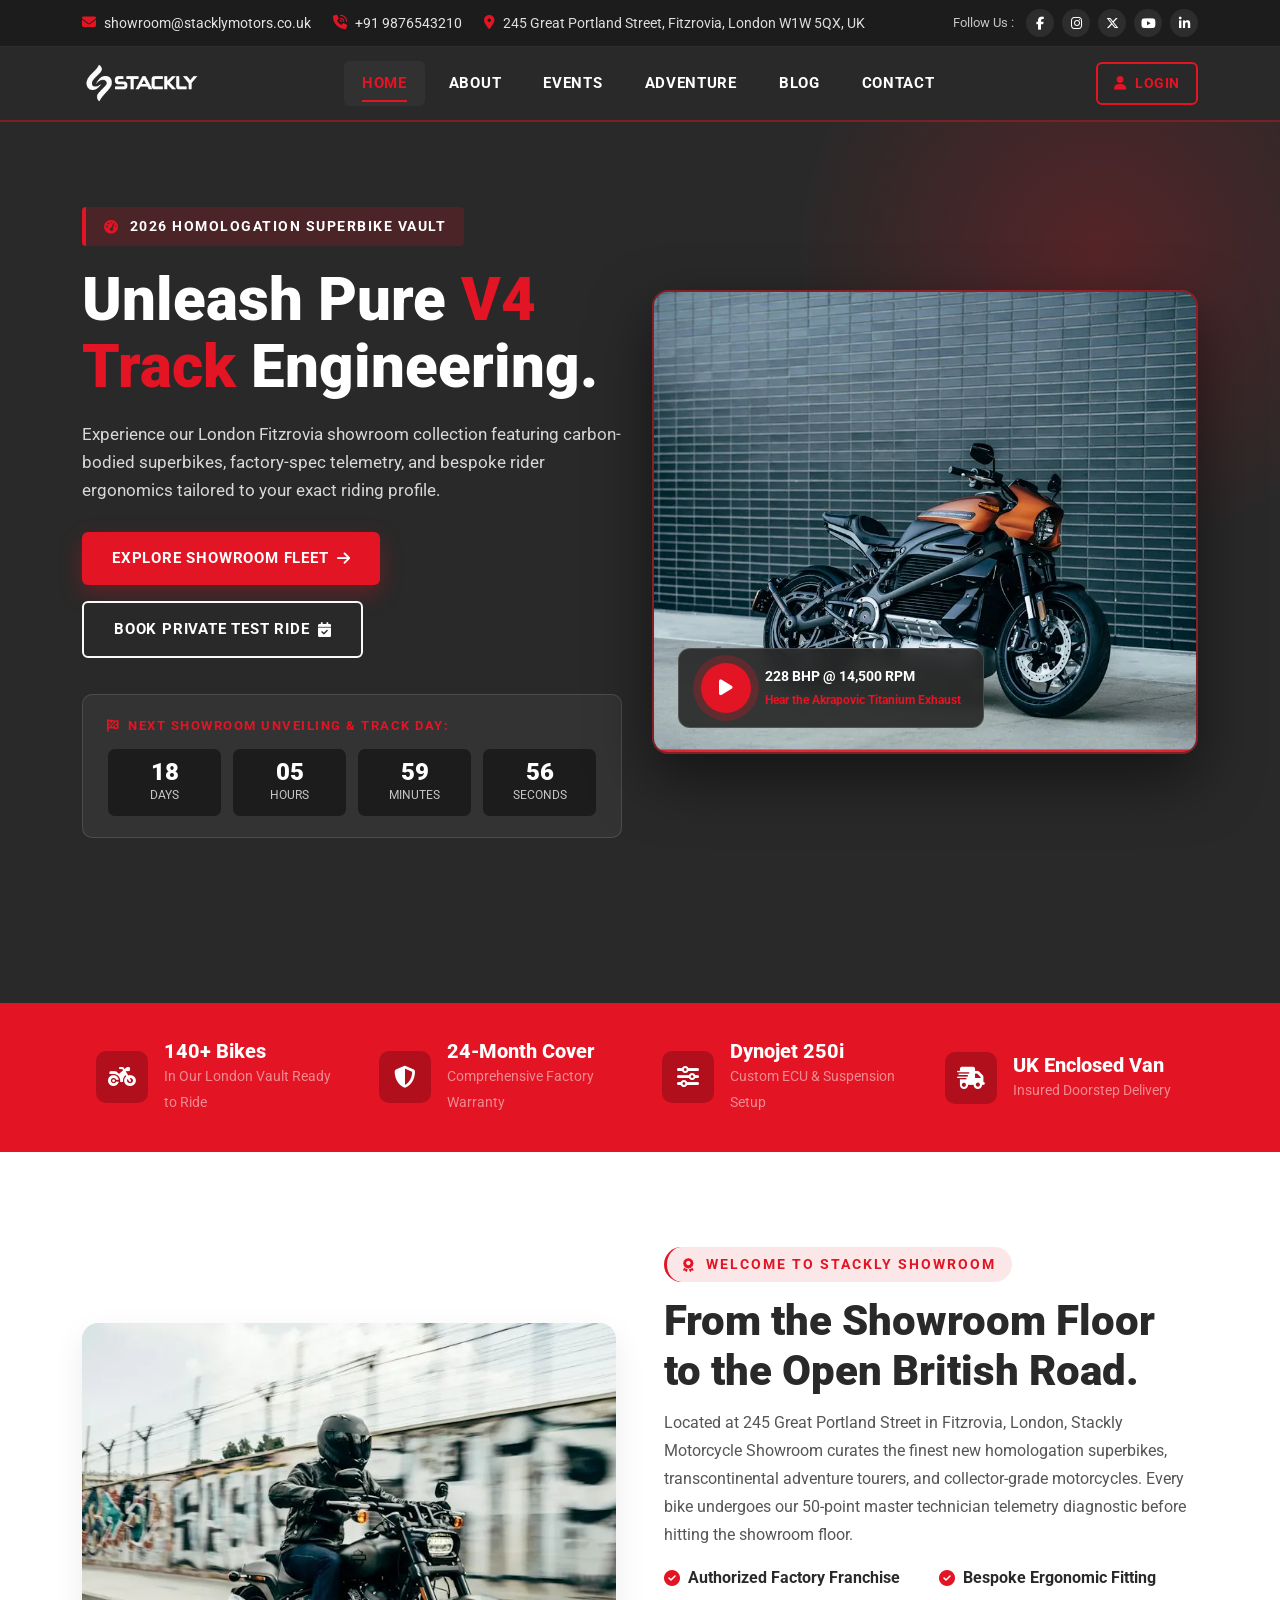
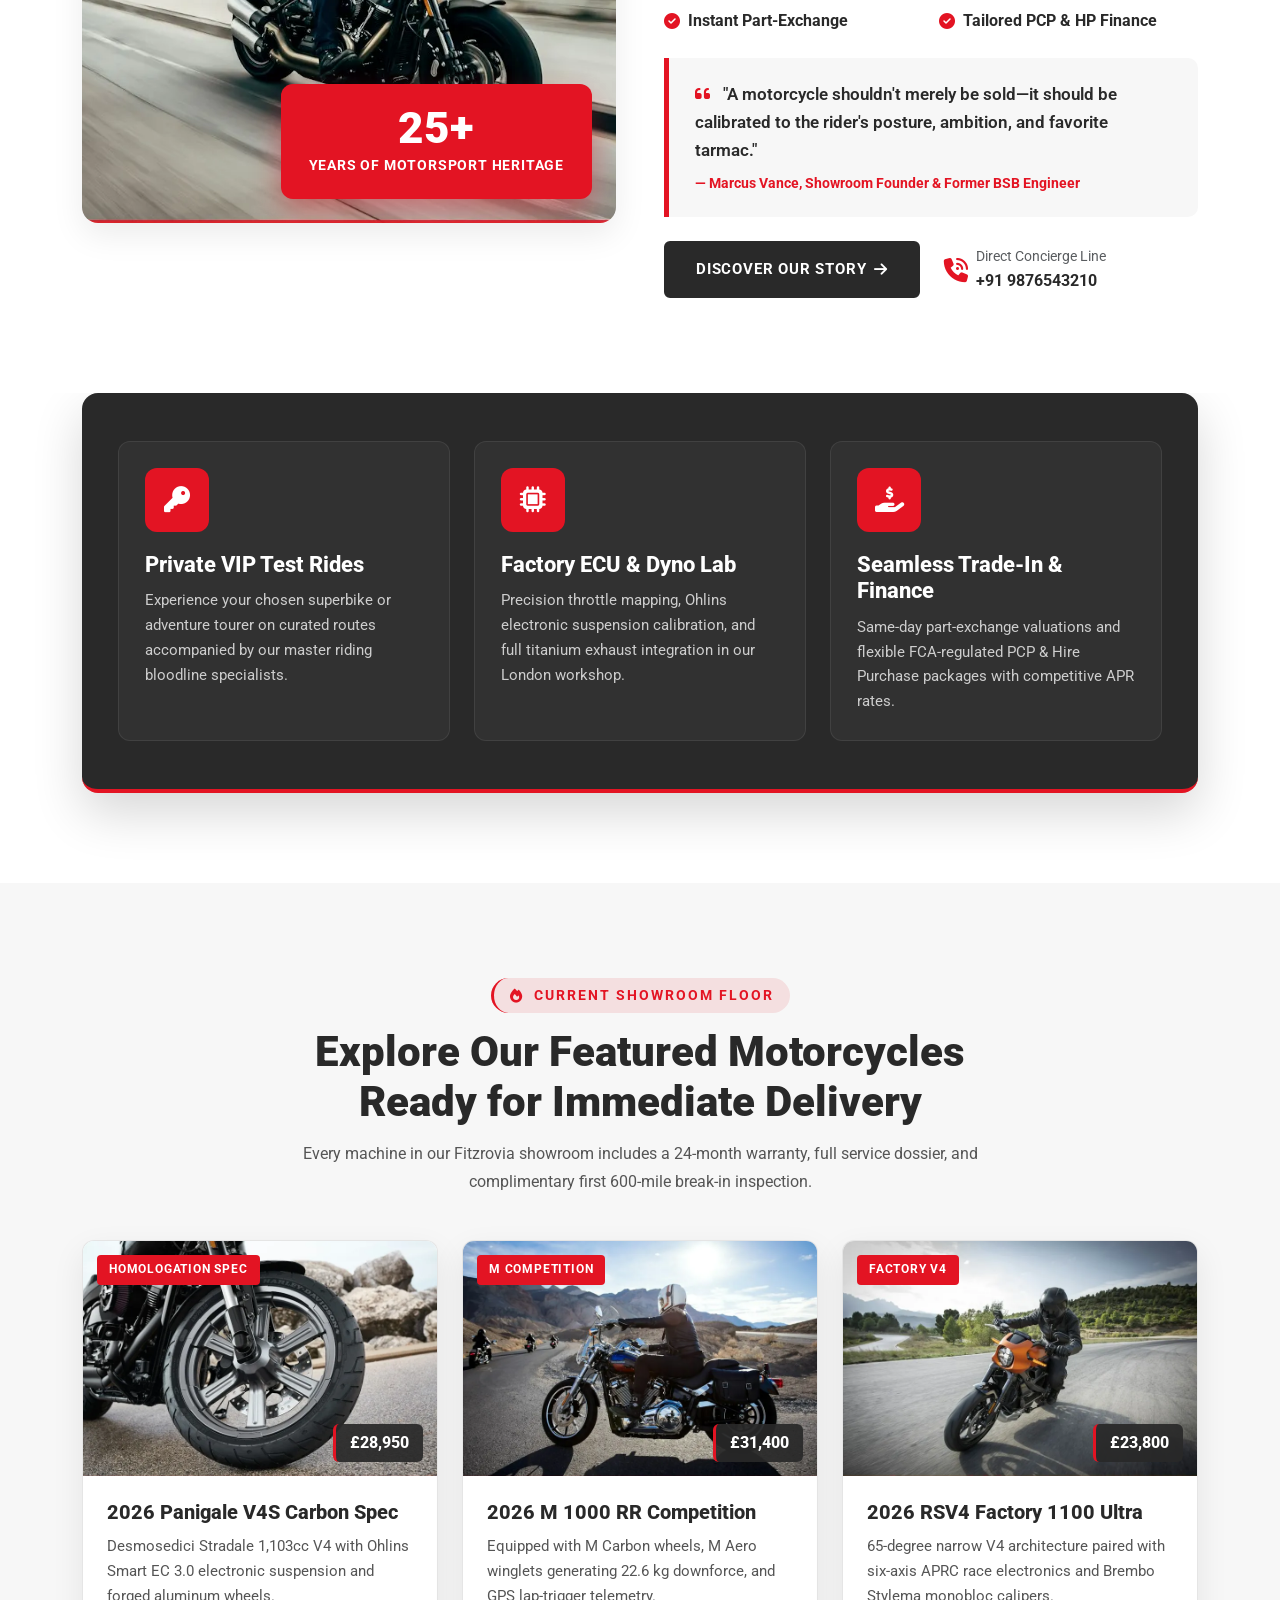
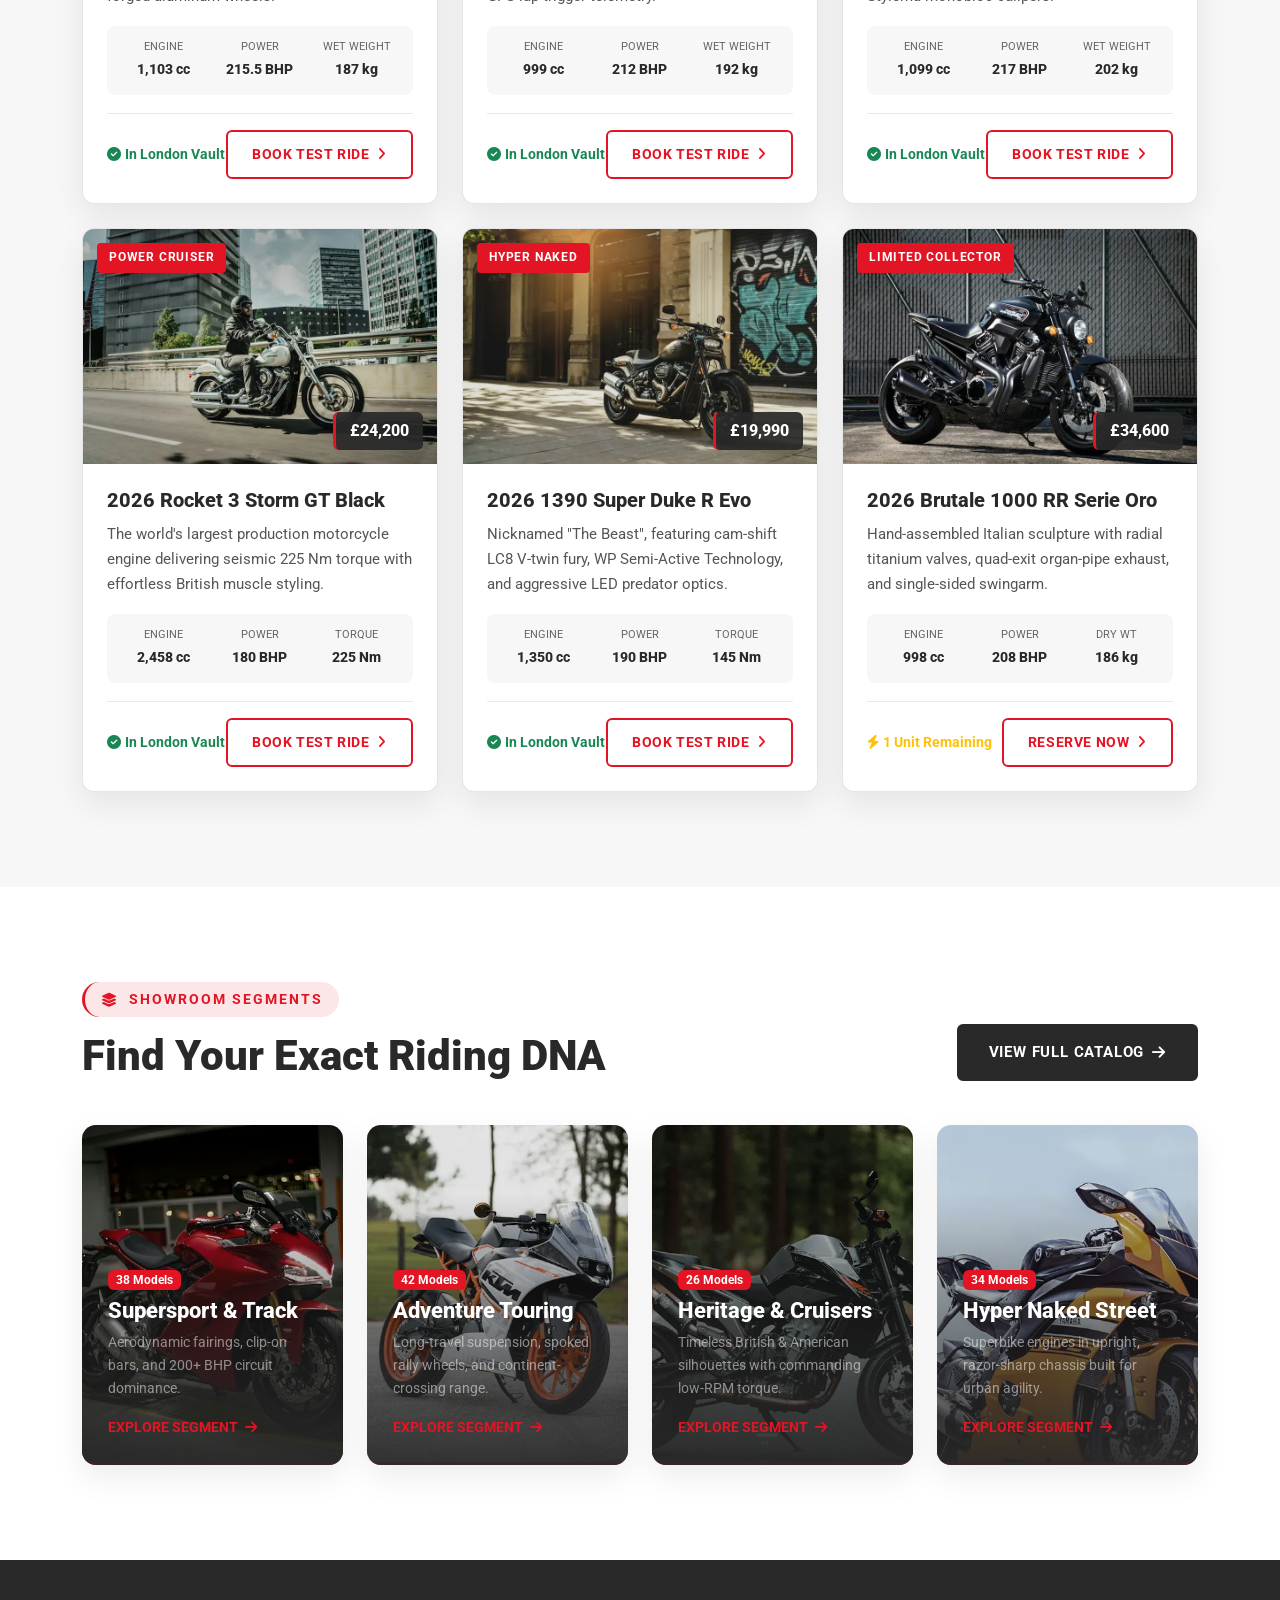
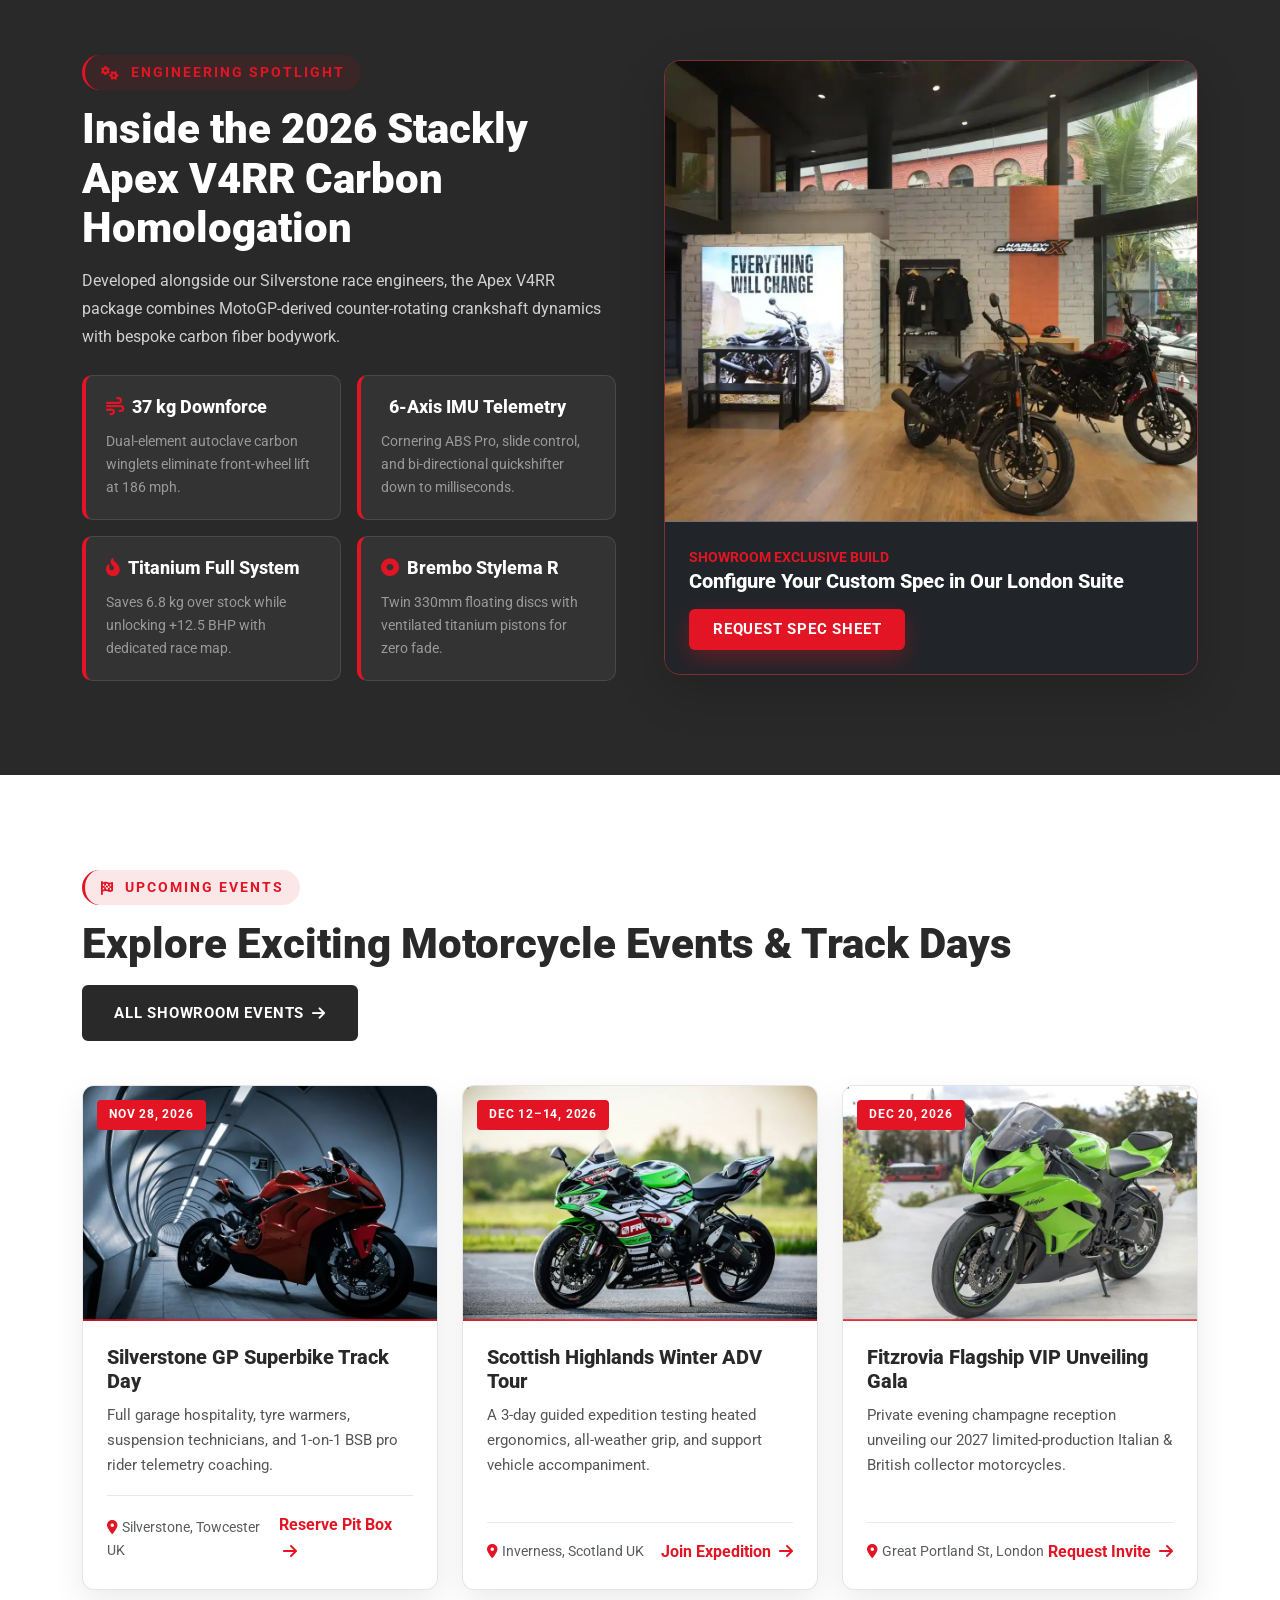
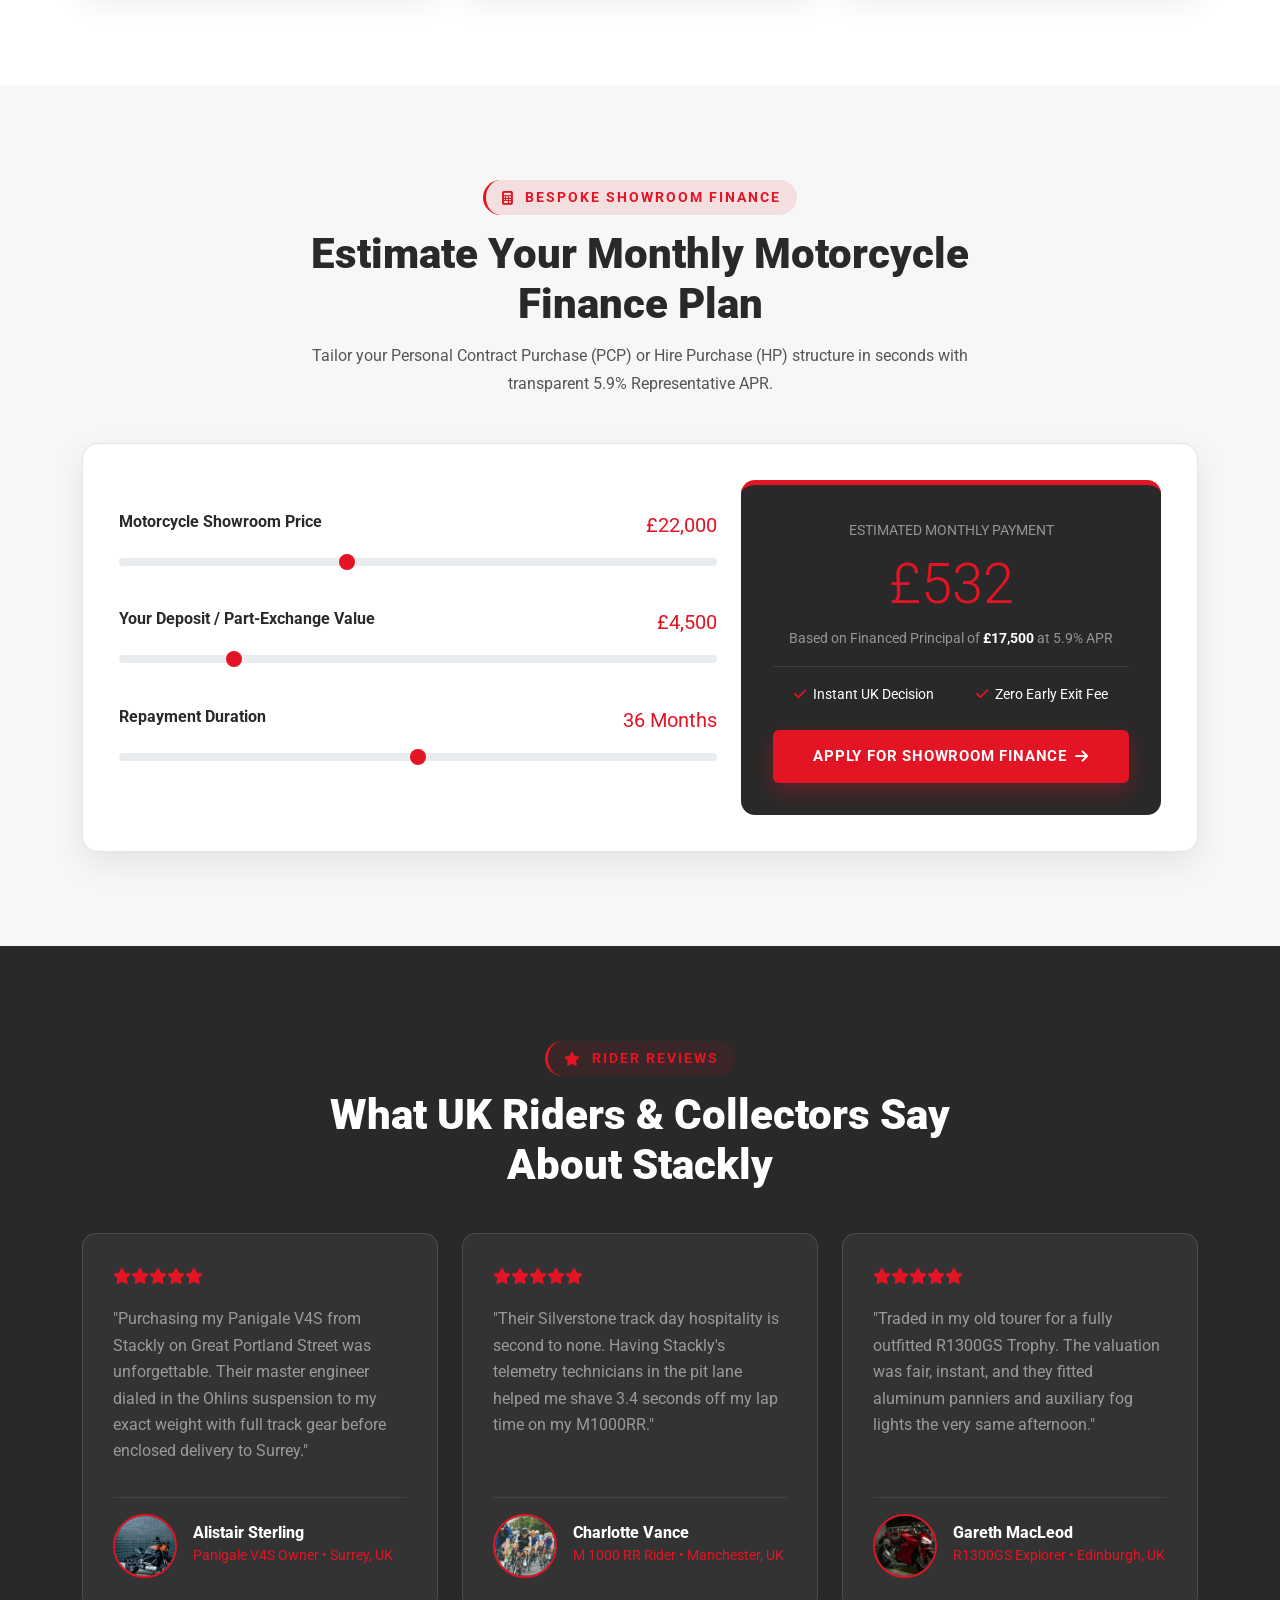
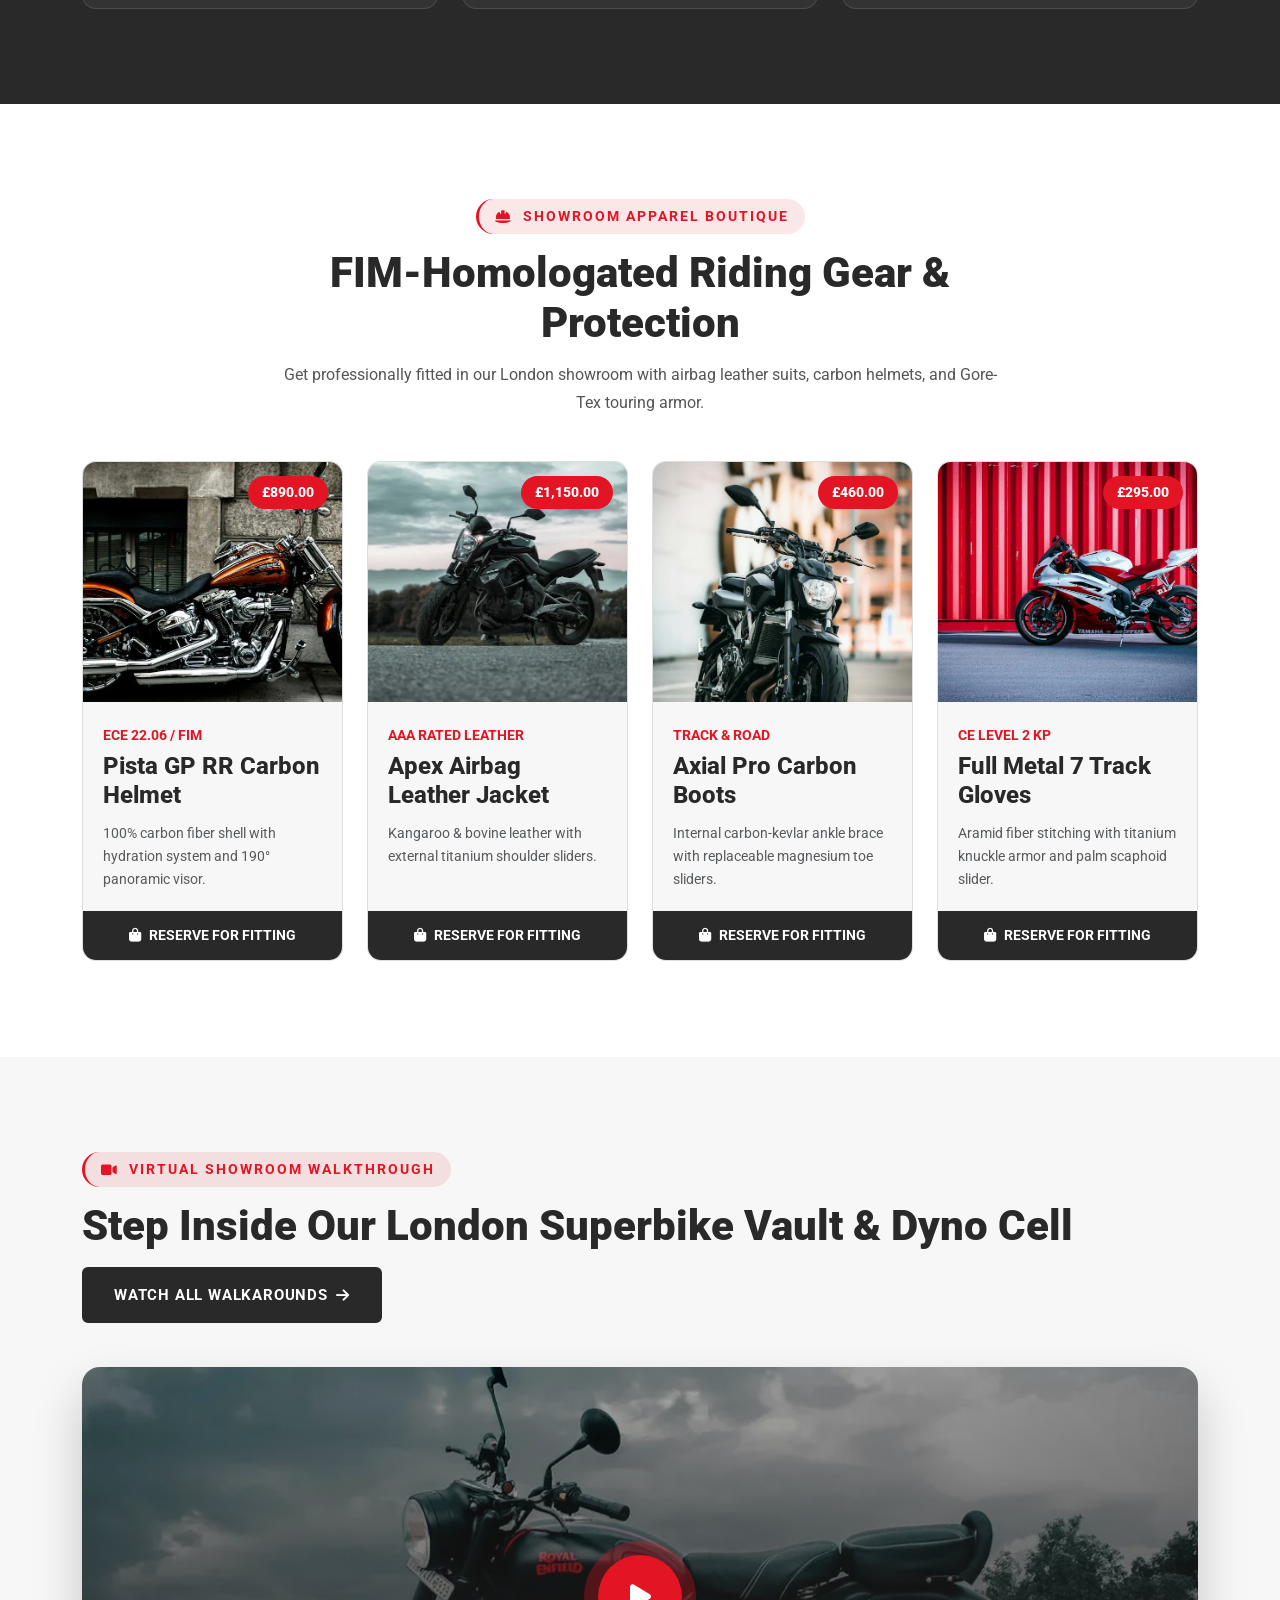
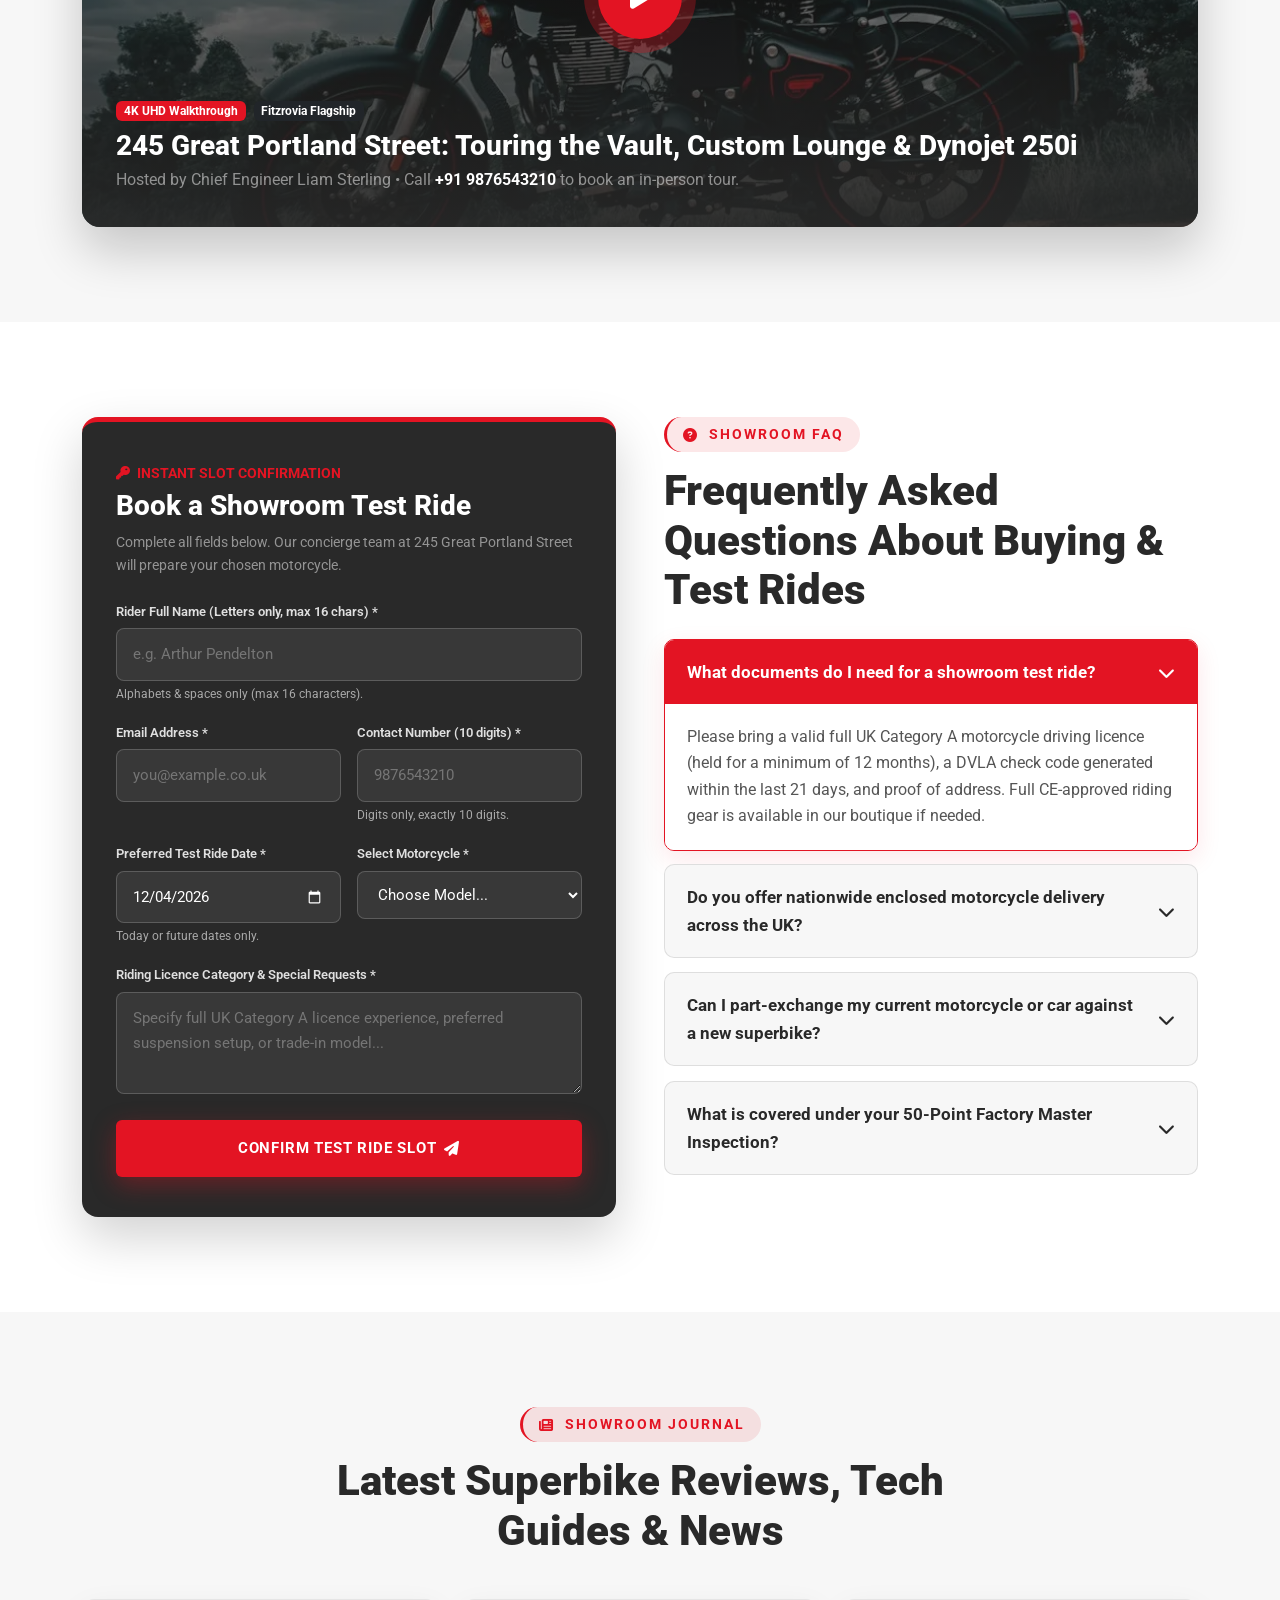
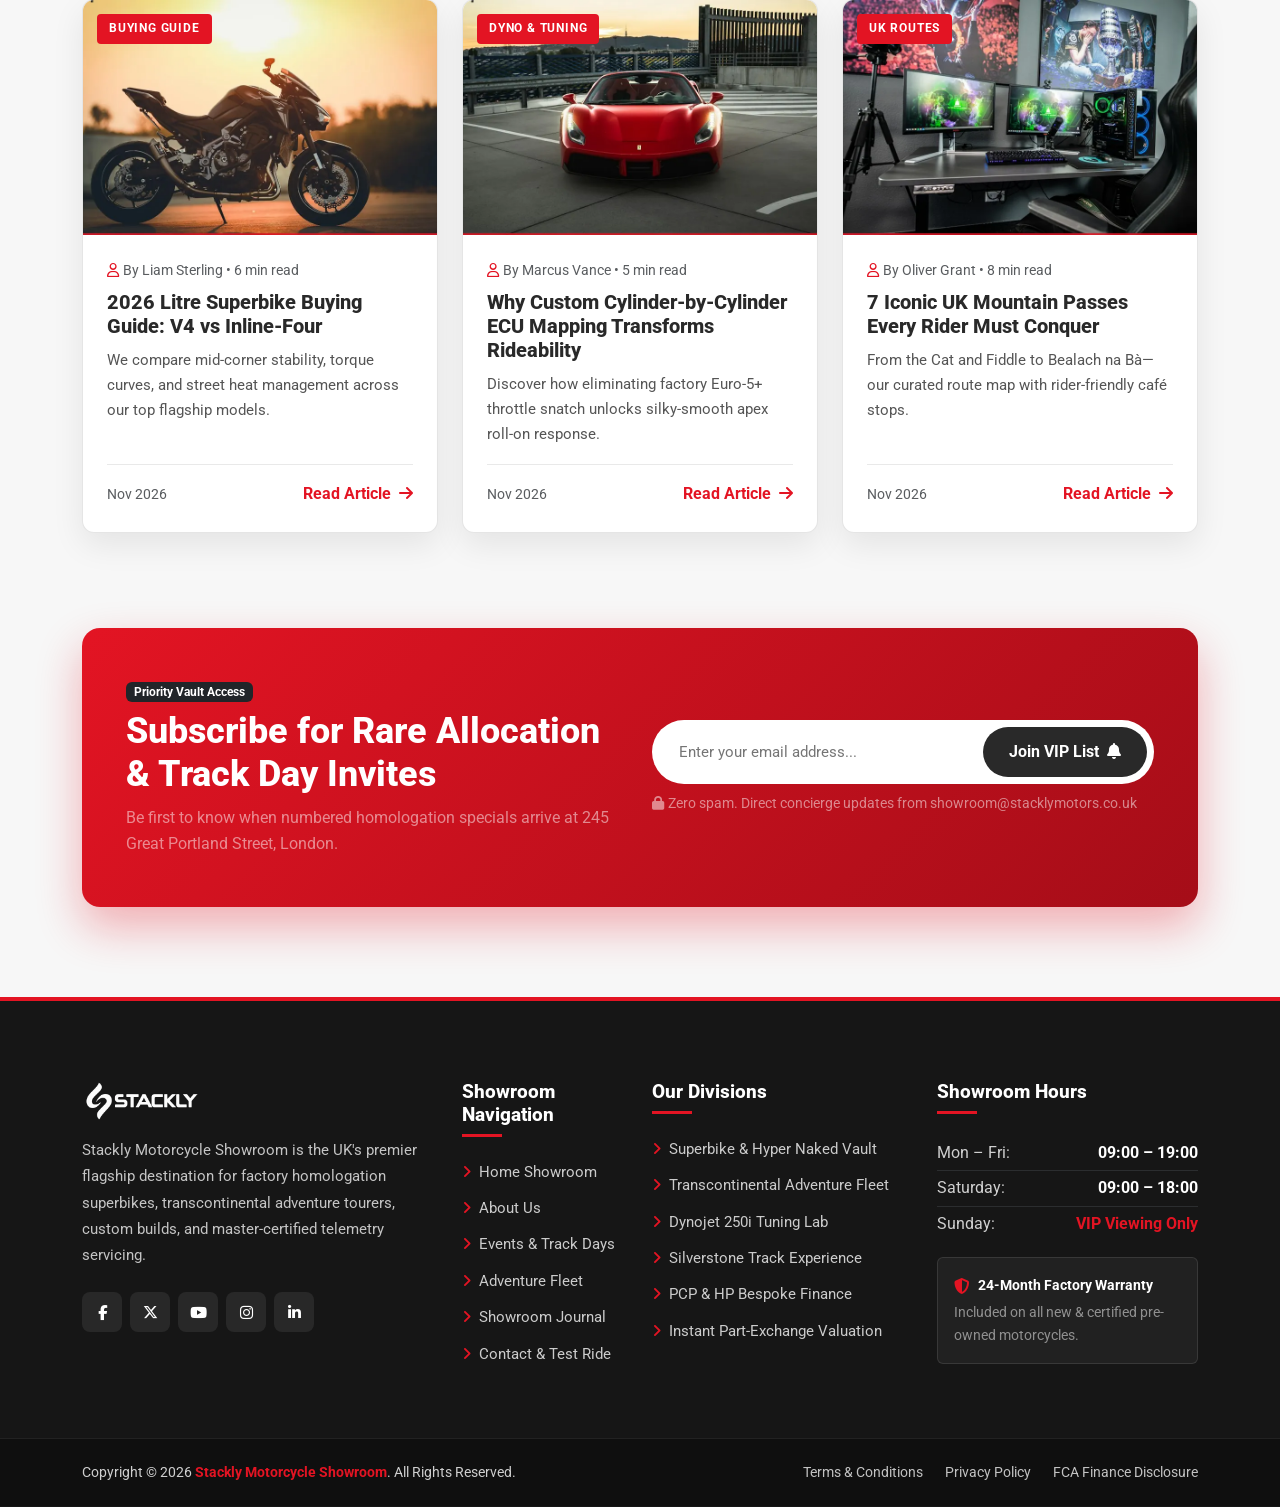
<file: index.html>
<!doctype html>
<html lang="en">
  <head>
    <meta charset="UTF-8" />
    <meta name="viewport" content="width=device-width, initial-scale=1.0" />
    <meta
      name="description"
      content="Stackly Motorcycle Showroom — London's premier flagship destination for homologation superbikes, adventure tourers, custom builds, and master telemetry service."
    />
    <title>
      Stackly Motorcycle Showroom | Premier Superbike &amp; Adventure Flagship
    </title>
    <!-- Favicon -->
    <link rel="icon" type="image/webp" href="assets/images/logoStackly.webp" />
    <!-- Google Fonts: Roboto -->
    <link rel="preconnect" href="https://fonts.googleapis.com" />
    <link rel="preconnect" href="https://fonts.gstatic.com" crossorigin />
    <link
      href="https://fonts.googleapis.com/css2?family=Roboto:ital,wght@0,300;0,400;0,500;0,700;0,900;1,400&display=swap"
      rel="stylesheet"
    />
    <!-- Bootstrap 5.3.3 CSS -->
    <link
      href="https://cdn.jsdelivr.net/npm/bootstrap@5.3.3/dist/css/bootstrap.min.css"
      rel="stylesheet"
    />
    <!-- Latest Font Awesome 6.6.0 CDN (Includes X Twitter Icon) -->
    <link
      rel="stylesheet"
      href="https://cdnjs.cloudflare.com/ajax/libs/font-awesome/6.6.0/css/all.min.css"
    />
    <!-- Main Theme Stylesheet -->
    <link rel="stylesheet" href="assets/css/styles.css" />
  </head>
  <body class="preloader-active">
    <!-- ==================================================================
         SUPERBIKE TELEMETRY & TACHOMETER PRELOADER (2-Second Ignition Sequence)
         ================================================================== -->
    <div
      class="stackly-preloader"
      id="stacklyPreloader"
      role="status"
      aria-live="polite"
      aria-label="Loading Stackly Motorcycle Showroom"
    >
      <div class="preloader-shutter preloader-shutter-top"></div>
      <div class="preloader-shutter preloader-shutter-bottom"></div>
      <div class="preloader-ambient-glow"></div>

      <div class="preloader-cockpit">
        <!-- F1 / Superbike Shift-Light LED Array -->
        <div class="preloader-shift-lights" aria-hidden="true">
          <span class="shift-led led-green"></span>
          <span class="shift-led led-green"></span>
          <span class="shift-led led-green"></span>
          <span class="shift-led led-amber"></span>
          <span class="shift-led led-amber"></span>
          <span class="shift-led led-red"></span>
          <span class="shift-led led-red"></span>
          <span class="shift-led led-red"></span>
        </div>

        <!-- Circular Tachometer & Brake Rotor Core -->
        <div class="preloader-tachometer">
          <div class="tacho-outer-rotor" aria-hidden="true"></div>
          <svg class="tacho-svg" viewBox="0 0 240 240" aria-hidden="true">
            <defs>
              <linearGradient
                id="tachoRedlineGrad"
                x1="0%"
                y1="100%"
                x2="100%"
                y2="0%"
              >
                <stop offset="0%" stop-color="#ffffff" stop-opacity="0.35" />
                <stop offset="55%" stop-color="#ff4d58" />
                <stop offset="100%" stop-color="#e31423" />
              </linearGradient>
              <filter
                id="tachoGlow"
                x="-20%"
                y="-20%"
                width="140%"
                height="140%"
              >
                <feGaussianBlur stdDeviation="4" result="blur" />
                <feComposite in="SourceGraphic" in2="blur" operator="over" />
              </filter>
            </defs>

            <!-- Outer Segmented Dash Track -->
            <circle class="tacho-track-ticks" cx="120" cy="120" r="104" />
            <!-- Background Gauge Arc -->
            <circle class="tacho-track-bg" cx="120" cy="120" r="92" />
            <!-- Animated RPM Sweep Arc -->
            <circle
              class="tacho-track-fill"
              id="preloaderTachoArc"
              cx="120"
              cy="120"
              r="92"
            />
          </svg>

          <!-- Center Cockpit Readout -->
          <div class="tacho-center-hub">
            <div class="tacho-gear-box">
              <span class="tacho-gear-label">GEAR</span>
              <span class="tacho-gear-value" id="preloaderGearVal">N</span>
            </div>
            <div class="tacho-bike-emblem" aria-hidden="true">
              <i class="fa-solid fa-motorcycle"></i>
            </div>
            <div class="tacho-rpm-readout">
              <span class="tacho-rpm-number" id="preloaderRpmVal">0</span>
              <span class="tacho-rpm-unit">RPM &times;1000</span>
            </div>
          </div>
        </div>

        <!-- Brand Identity & Telemetry Progress Bar -->
        <div class="preloader-brand-panel">
          <div class="preloader-brand-header">
            <img
              src="assets/images/logoStackly.webp"
              alt="Stackly Motorcycle Showroom"
              class="preloader-logo"
            />
            <span class="preloader-badge">V4 CORSA TELEMETRY</span>
          </div>

          <div class="preloader-progress-track">
            <div
              class="preloader-progress-fill"
              id="preloaderProgressBar"
            ></div>
          </div>

          <div class="preloader-telemetry-meta">
            <span class="preloader-status-text" id="preloaderStatusText">
              <i class="fa-solid fa-microchip text-main me-1"></i>
              IGNITION SEQUENCE &bull; ECU CALIBRATING
            </span>
            <span class="preloader-percent" id="preloaderPercentVal">0%</span>
          </div>
        </div>
      </div>
    </div>

    <div class="page-wrapper">
      <!-- Common Header Component -->
      <div id="header-component"></div>

      <!-- ==================================================================
	     SECTION 1: Hero Showroom Slider (.slider-one)
	     ================================================================== -->
      <section
        class="slider-one"
        data-scroll-section="hero"
        aria-label="Showroom Featured Motorcycles"
      >
        <div class="container">
          <!-- Slide 1: Superbike Flagship -->
          <div class="hero-slide-item active">
            <div class="row align-items-center g-4">
              <div class="slider-one_content col-lg-6 col-md-12">
                <div class="slider-one_content-inner">
                  <div class="slider-one_title">
                    <i class="fa-solid fa-gauge-high text-main"></i> 2026
                    Homologation Superbike Vault
                  </div>
                  <h1 class="slider-one_heading">
                    Unleash Pure <span>V4 Track</span> Engineering.
                  </h1>
                  <div class="slider-one_text">
                    Experience our London Fitzrovia showroom collection
                    featuring carbon-bodied superbikes, factory-spec telemetry,
                    and bespoke rider ergonomics tailored to your exact riding
                    profile.
                  </div>
                  <div class="slider-one_button d-flex flex-wrap gap-3">
                    <a href="#" class="theme-btn btn-style-one">
                      <span class="btn-wrap">
                        <span class="text-one"
                          >Explore Showroom Fleet
                          <i class="fa-solid fa-arrow-right"></i
                        ></span>
                        <span class="text-two"
                          >Explore Showroom Fleet
                          <i class="fa-solid fa-arrow-right"></i
                        ></span>
                      </span>
                    </a>
                    <a href="#" class="theme-btn btn-style-two border-light">
                      <span class="btn-wrap">
                        <span class="text-one"
                          >Book Private Test Ride
                          <i class="fa-solid fa-calendar-check"></i
                        ></span>
                        <span class="text-two"
                          >Book Private Test Ride
                          <i class="fa-solid fa-calendar-check"></i
                        ></span>
                      </span>
                    </a>
                  </div>
                  <div class="slider-one_events">
                    <div class="slider-one_events-title">
                      <i class="fa-solid fa-flag-checkered me-1"></i> Next
                      Showroom Unveiling &amp; Track Day:
                    </div>
                    <div class="time-countdown">
                      <div class="counter-column">
                        <span class="count" data-unit="days">18</span>Days
                      </div>
                      <div class="counter-column">
                        <span class="count" data-unit="hours">06</span>Hours
                      </div>
                      <div class="counter-column">
                        <span class="count" data-unit="minutes">42</span>Minutes
                      </div>
                      <div class="counter-column">
                        <span class="count" data-unit="seconds">19</span>Seconds
                      </div>
                    </div>
                  </div>
                </div>
              </div>
              <div class="slider-one_image-column col-lg-6 col-md-12">
                <div class="slider-one_image">
                  <img
                    src="assets/images/home/hero-slide-1.webp"
                    alt="2026 Apex V4RR Carbon Edition Superbike in Showroom"
                  />
                  <div class="slider-one_video">
                    <div class="slider-one_video-outer">
                      <a
                        href="#"
                        class="slider-one_play"
                        aria-label="Watch Dyno Room Video"
                        ><i class="fa-solid fa-play"></i
                      ></a>
                      <div>
                        228 BHP @ 14,500 RPM <br /><span class="text-main small"
                          >Hear the Akrapovic Titanium Exhaust</span
                        >
                      </div>
                    </div>
                  </div>
                </div>
              </div>
            </div>
          </div>

          <!-- Slide 2: Transcontinental Adventure -->
          <div class="hero-slide-item">
            <div class="row align-items-center g-4">
              <div class="slider-one_content col-lg-6 col-md-12">
                <div class="slider-one_content-inner">
                  <div class="slider-one_title">
                    <i class="fa-solid fa-compass text-main"></i> All-Terrain
                    Expedition Division
                  </div>
                  <h2 class="slider-one_heading">
                    Conquer Every <span>Horizon</span> Without Limits.
                  </h2>
                  <div class="slider-one_text">
                    From the Scottish Highlands to Alpine passes, inspect our
                    fully outfitted adventure touring motorcycles with
                    radar-guided cruise control, semi-active suspension, and
                    aluminum expedition luggage.
                  </div>
                  <div class="slider-one_button d-flex flex-wrap gap-3">
                    <a href="#" class="theme-btn btn-style-one">
                      <span class="btn-wrap">
                        <span class="text-one"
                          >View Adventure Fleet
                          <i class="fa-solid fa-arrow-right"></i
                        ></span>
                        <span class="text-two"
                          >View Adventure Fleet
                          <i class="fa-solid fa-arrow-right"></i
                        ></span>
                      </span>
                    </a>
                    <a href="#" class="theme-btn btn-style-two border-light">
                      <span class="btn-wrap">
                        <span class="text-one"
                          >Join Highland Rally <i class="fa-solid fa-route"></i
                        ></span>
                        <span class="text-two"
                          >Join Highland Rally <i class="fa-solid fa-route"></i
                        ></span>
                      </span>
                    </a>
                  </div>
                  <div class="slider-one_events">
                    <div class="slider-one_events-title">
                      <i class="fa-solid fa-mountain-sun me-1"></i> NC500
                      Expedition Departure Countdown:
                    </div>
                    <div class="time-countdown">
                      <div class="counter-column">
                        <span class="count" data-unit="days">18</span>Days
                      </div>
                      <div class="counter-column">
                        <span class="count" data-unit="hours">06</span>Hours
                      </div>
                      <div class="counter-column">
                        <span class="count" data-unit="minutes">42</span>Minutes
                      </div>
                      <div class="counter-column">
                        <span class="count" data-unit="seconds">19</span>Seconds
                      </div>
                    </div>
                  </div>
                </div>
              </div>
              <div class="slider-one_image-column col-lg-6 col-md-12">
                <div class="slider-one_image">
                  <img
                    src="assets/images/home/hero-slide-2.webp"
                    alt="Titan 1300 GS Adventure Touring Motorcycle"
                  />
                  <div class="slider-one_video">
                    <div class="slider-one_video-outer">
                      <a
                        href="#"
                        class="slider-one_play"
                        aria-label="Watch Adventure Video"
                        ><i class="fa-solid fa-play"></i
                      ></a>
                      <div>
                        30-Litre Long-Range Tank <br /><span
                          class="text-main small"
                          >Ready for Transcontinental Expeditions</span
                        >
                      </div>
                    </div>
                  </div>
                </div>
              </div>
            </div>
          </div>

          <!-- Slide 3: Hyper Naked Streetfighters -->
          <div class="hero-slide-item">
            <div class="row align-items-center g-4">
              <div class="slider-one_content col-lg-6 col-md-12">
                <div class="slider-one_content-inner">
                  <div class="slider-one_title">
                    <i class="fa-solid fa-bolt text-main"></i> Hyper Naked &amp;
                    Custom Builds
                  </div>
                  <h2 class="slider-one_heading">
                    Aggressive Street <span>Presence</span> &amp; Raw Torque.
                  </h2>
                  <div class="slider-one_text">
                    Discover stripped-back hyper-naked streetfighters and
                    hand-crafted custom café racers tuned in our in-house
                    Dynojet 250i cell at 245 Great Portland Street, London.
                  </div>
                  <div class="slider-one_button d-flex flex-wrap gap-3">
                    <a href="#" class="theme-btn btn-style-one">
                      <span class="btn-wrap">
                        <span class="text-one"
                          >Tour Our Dyno Lab
                          <i class="fa-solid fa-arrow-right"></i
                        ></span>
                        <span class="text-two"
                          >Tour Our Dyno Lab
                          <i class="fa-solid fa-arrow-right"></i
                        ></span>
                      </span>
                    </a>
                    <a href="#" class="theme-btn btn-style-two border-light">
                      <span class="btn-wrap">
                        <span class="text-one"
                          >Commission Custom Spec
                          <i class="fa-solid fa-wrench"></i
                        ></span>
                        <span class="text-two"
                          >Commission Custom Spec
                          <i class="fa-solid fa-wrench"></i
                        ></span>
                      </span>
                    </a>
                  </div>
                  <div class="slider-one_events">
                    <div class="slider-one_events-title">
                      <i class="fa-solid fa-trophy me-1"></i> Custom Build
                      Showcase Countdown:
                    </div>
                    <div class="time-countdown">
                      <div class="counter-column">
                        <span class="count" data-unit="days">18</span>Days
                      </div>
                      <div class="counter-column">
                        <span class="count" data-unit="hours">06</span>Hours
                      </div>
                      <div class="counter-column">
                        <span class="count" data-unit="minutes">42</span>Minutes
                      </div>
                      <div class="counter-column">
                        <span class="count" data-unit="seconds">19</span>Seconds
                      </div>
                    </div>
                  </div>
                </div>
              </div>
              <div class="slider-one_image-column col-lg-6 col-md-12">
                <div class="slider-one_image">
                  <img
                    src="assets/images/home/hero-slide-3.webp"
                    alt="Hyper Naked Streetfighter V4 Motorcycle"
                  />
                  <div class="slider-one_video">
                    <div class="slider-one_video-outer">
                      <a
                        href="#"
                        class="slider-one_play"
                        aria-label="Watch Streetfighter Video"
                        ><i class="fa-solid fa-play"></i
                      ></a>
                      <div>
                        Biplane Aero Winglets <br /><span
                          class="text-main small"
                          >178 kg Dry Weight Ratio</span
                        >
                      </div>
                    </div>
                  </div>
                </div>
              </div>
            </div>
          </div>

          <!-- Slider Controls -->
          <div class="hero-slider-controls">
            <div
              class="hero-dots"
              role="tablist"
              aria-label="Hero Slide Pagination"
            >
              <button
                type="button"
                class="hero-dot active"
                aria-label="Slide 1"
              ></button>
              <button
                type="button"
                class="hero-dot"
                aria-label="Slide 2"
              ></button>
              <button
                type="button"
                class="hero-dot"
                aria-label="Slide 3"
              ></button>
            </div>
            <div class="hero-arrows">
              <button
                type="button"
                class="hero-arrow-btn"
                id="heroPrevBtn"
                aria-label="Previous Slide"
              >
                <i class="fa-solid fa-arrow-left"></i>
              </button>
              <button
                type="button"
                class="hero-arrow-btn"
                id="heroNextBtn"
                aria-label="Next Slide"
              >
                <i class="fa-solid fa-arrow-right"></i>
              </button>
            </div>
          </div>
        </div>
      </section>

      <!-- ==================================================================
	     SECTION 2: Showroom Performance & Warranty Highlights Bar
	     ================================================================== -->
      <section
        class="brand-marquee-sec"
        data-scroll-section="highlights"
        aria-label="Showroom Key Highlights"
      >
        <div class="container">
          <div class="row g-3 align-items-center">
            <div class="col-lg-3 col-md-6">
              <div class="telemetry-stat-item">
                <div class="telemetry-stat-icon">
                  <i class="fa-solid fa-motorcycle"></i>
                </div>
                <div>
                  <h5 class="text-white mb-0 fw-black">140+ Bikes</h5>
                  <small class="text-white-50"
                    >In Our London Vault Ready to Ride</small
                  >
                </div>
              </div>
            </div>
            <div class="col-lg-3 col-md-6">
              <div class="telemetry-stat-item">
                <div class="telemetry-stat-icon">
                  <i class="fa-solid fa-shield-halved"></i>
                </div>
                <div>
                  <h5 class="text-white mb-0 fw-black">24-Month Cover</h5>
                  <small class="text-white-50"
                    >Comprehensive Factory Warranty</small
                  >
                </div>
              </div>
            </div>
            <div class="col-lg-3 col-md-6">
              <div class="telemetry-stat-item">
                <div class="telemetry-stat-icon">
                  <i class="fa-solid fa-sliders"></i>
                </div>
                <div>
                  <h5 class="text-white mb-0 fw-black">Dynojet 250i</h5>
                  <small class="text-white-50"
                    >Custom ECU &amp; Suspension Setup</small
                  >
                </div>
              </div>
            </div>
            <div class="col-lg-3 col-md-6">
              <div class="telemetry-stat-item">
                <div class="telemetry-stat-icon">
                  <i class="fa-solid fa-truck-fast"></i>
                </div>
                <div>
                  <h5 class="text-white mb-0 fw-black">UK Enclosed Van</h5>
                  <small class="text-white-50">Insured Doorstep Delivery</small>
                </div>
              </div>
            </div>
          </div>
        </div>
      </section>

      <!-- ==================================================================
	     SECTION 3: About One - Flagship Showroom Story (.about-one)
	     ================================================================== -->
      <section class="about-one" id="aboutShowroom" data-scroll-section="about">
        <div class="container">
          <div class="row align-items-center g-5">
            <!-- Image Column -->
            <div class="about-one_image-column col-lg-6 col-md-12">
              <div class="about-one_image">
                <img
                  src="assets/images/home/about-showroom.webp"
                  alt="Inside Stackly Motorcycle Showroom London"
                />
                <div class="about-one_experiance">
                  <span class="exp-num">25+</span>
                  <div class="about-one_experiance-text">
                    Years of Motorsport Heritage
                  </div>
                </div>
              </div>
            </div>

            <!-- Content Column -->
            <div class="about-one_content-column col-lg-6 col-md-12">
              <div class="about-one_content-outer">
                <div class="sec-title mb-3">
                  <div class="sec-title_title">
                    <i class="fa-solid fa-award"></i> Welcome to Stackly
                    Showroom
                  </div>
                  <h2 class="sec-title_heading">
                    From the Showroom Floor to the Open British Road.
                  </h2>
                  <div class="sec-title_text">
                    Located at 245 Great Portland Street in Fitzrovia, London,
                    Stackly Motorcycle Showroom curates the finest new
                    homologation superbikes, transcontinental adventure tourers,
                    and collector-grade motorcycles. Every bike undergoes our
                    50-point master technician telemetry diagnostic before
                    hitting the showroom floor.
                  </div>
                </div>

                <div class="row g-3 mb-3">
                  <div class="col-sm-6">
                    <div class="d-flex align-items-center gap-2">
                      <i class="fa-solid fa-circle-check text-main"></i>
                      <strong>Authorized Factory Franchise</strong>
                    </div>
                  </div>
                  <div class="col-sm-6">
                    <div class="d-flex align-items-center gap-2">
                      <i class="fa-solid fa-circle-check text-main"></i>
                      <strong>Bespoke Ergonomic Fitting</strong>
                    </div>
                  </div>
                  <div class="col-sm-6">
                    <div class="d-flex align-items-center gap-2">
                      <i class="fa-solid fa-circle-check text-main"></i>
                      <strong>Instant Part-Exchange</strong>
                    </div>
                  </div>
                  <div class="col-sm-6">
                    <div class="d-flex align-items-center gap-2">
                      <i class="fa-solid fa-circle-check text-main"></i>
                      <strong>Tailored PCP &amp; HP Finance</strong>
                    </div>
                  </div>
                </div>

                <div class="about-one_quote">
                  <i class="fa-solid fa-quote-left text-main me-2"></i>
                  "A motorcycle shouldn't merely be sold—it should be calibrated
                  to the rider's posture, ambition, and favorite tarmac."
                  <div class="author">
                    — Marcus Vance, Showroom Founder &amp; Former BSB Engineer
                  </div>
                </div>

                <div
                  class="about-one_button d-flex flex-wrap align-items-center gap-4 mt-4"
                >
                  <a href="#" class="theme-btn btn-style-two">
                    <span class="btn-wrap">
                      <span class="text-one"
                        >Discover Our Story
                        <i class="fa-solid fa-arrow-right"></i
                      ></span>
                      <span class="text-two"
                        >Discover Our Story
                        <i class="fa-solid fa-arrow-right"></i
                      ></span>
                    </span>
                  </a>
                  <div class="d-flex align-items-center gap-2">
                    <i class="fa-solid fa-phone-volume text-main fs-4"></i>
                    <div>
                      <small class="d-block text-muted"
                        >Direct Concierge Line</small
                      >
                      <a href="#" class="fw-bold">+91 9876543210</a>
                    </div>
                  </div>
                </div>
              </div>
            </div>
          </div>
        </div>
      </section>

      <!-- ==================================================================
	     SECTION 4: Services One - Core Showroom Pillars (.services-one)
	     ================================================================== -->
      <section
        class="services-one"
        data-scroll-section="services"
        aria-label="Core Showroom Services"
      >
        <div class="container">
          <div class="inner-container">
            <div class="row g-4">
              <div class="service-block_one col-lg-4 col-md-4 col-sm-12">
                <div class="service-block_one-inner">
                  <div class="service-block_one-icon">
                    <i class="fa-solid fa-key"></i>
                  </div>
                  <h4 class="service-block_one-title">
                    <a href="#">Private VIP Test Rides</a>
                  </h4>
                  <div class="service-block_one-text">
                    Experience your chosen superbike or adventure tourer on
                    curated routes accompanied by our master riding bloodline
                    specialists.
                  </div>
                </div>
              </div>
              <div class="service-block_one col-lg-4 col-md-4 col-sm-12">
                <div class="service-block_one-inner">
                  <div class="service-block_one-icon">
                    <i class="fa-solid fa-microchip"></i>
                  </div>
                  <h4 class="service-block_one-title">
                    <a href="#">Factory ECU &amp; Dyno Lab</a>
                  </h4>
                  <div class="service-block_one-text">
                    Precision throttle mapping, Ohlins electronic suspension
                    calibration, and full titanium exhaust integration in our
                    London workshop.
                  </div>
                </div>
              </div>
              <div class="service-block_one col-lg-4 col-md-4 col-sm-12">
                <div class="service-block_one-inner">
                  <div class="service-block_one-icon">
                    <i class="fa-solid fa-hand-holding-dollar"></i>
                  </div>
                  <h4 class="service-block_one-title">
                    <a href="#">Seamless Trade-In &amp; Finance</a>
                  </h4>
                  <div class="service-block_one-text">
                    Same-day part-exchange valuations and flexible FCA-regulated
                    PCP &amp; Hire Purchase packages with competitive APR rates.
                  </div>
                </div>
              </div>
            </div>
          </div>
        </div>
      </section>

      <!-- ==================================================================
	     SECTION 5: Flagship Motorcycle Inventory Showroom (.fleet-showcase-sec)
	     ================================================================== -->
      <section
        class="fleet-showcase-sec"
        id="showroomInventory"
        data-scroll-section="inventory"
      >
        <div class="container">
          <div class="sec-title centered">
            <div class="sec-title_title">
              <i class="fa-solid fa-fire"></i> Current Showroom Floor
            </div>
            <h2 class="sec-title_heading">
              Explore Our Featured Motorcycles Ready for Immediate Delivery
            </h2>
            <div class="sec-title_text">
              Every machine in our Fitzrovia showroom includes a 24-month
              warranty, full service dossier, and complimentary first 600-mile
              break-in inspection.
            </div>
          </div>

          <div class="row g-4">
            <!-- Bike 1 -->
            <div class="col-lg-4 col-md-6">
              <div class="showroom-card">
                <div class="card-img-wrap">
                  <span class="card-badge">Homologation Spec</span>
                  <span class="card-price-tag">£28,950</span>
                  <img
                    src="assets/images/home/bike-1.webp"
                    alt="2026 Ducati Panigale V4S Carbon Spec"
                  />
                </div>
                <div class="card-body-content">
                  <h4>2026 Panigale V4S Carbon Spec</h4>
                  <p>
                    Desmosedici Stradale 1,103cc V4 with Ohlins Smart EC 3.0
                    electronic suspension and forged aluminum wheels.
                  </p>
                  <div class="bike-specs-grid">
                    <div class="bike-spec-pill">
                      <span>Engine</span><strong>1,103 cc</strong>
                    </div>
                    <div class="bike-spec-pill">
                      <span>Power</span><strong>215.5 BHP</strong>
                    </div>
                    <div class="bike-spec-pill">
                      <span>Wet Weight</span><strong>187 kg</strong>
                    </div>
                  </div>
                  <div class="card-footer-meta">
                    <span class="small fw-bold text-success"
                      ><i class="fa-solid fa-circle-check me-1"></i>In London
                      Vault</span
                    >
                    <a href="#" class="btn-outline-theme"
                      >Book Test Ride <i class="fa-solid fa-angle-right"></i
                    ></a>
                  </div>
                </div>
              </div>
            </div>

            <!-- Bike 2 -->
            <div class="col-lg-4 col-md-6">
              <div class="showroom-card">
                <div class="card-img-wrap">
                  <span class="card-badge">M Competition</span>
                  <span class="card-price-tag">£31,400</span>
                  <img
                    src="assets/images/home/bike-2.webp"
                    alt="2026 BMW M1000RR Competition Pack"
                  />
                </div>
                <div class="card-body-content">
                  <h4>2026 M 1000 RR Competition</h4>
                  <p>
                    Equipped with M Carbon wheels, M Aero winglets generating
                    22.6 kg downforce, and GPS lap-trigger telemetry.
                  </p>
                  <div class="bike-specs-grid">
                    <div class="bike-spec-pill">
                      <span>Engine</span><strong>999 cc</strong>
                    </div>
                    <div class="bike-spec-pill">
                      <span>Power</span><strong>212 BHP</strong>
                    </div>
                    <div class="bike-spec-pill">
                      <span>Wet Weight</span><strong>192 kg</strong>
                    </div>
                  </div>
                  <div class="card-footer-meta">
                    <span class="small fw-bold text-success"
                      ><i class="fa-solid fa-circle-check me-1"></i>In London
                      Vault</span
                    >
                    <a href="#" class="btn-outline-theme"
                      >Book Test Ride <i class="fa-solid fa-angle-right"></i
                    ></a>
                  </div>
                </div>
              </div>
            </div>

            <!-- Bike 3 -->
            <div class="col-lg-4 col-md-6">
              <div class="showroom-card">
                <div class="card-img-wrap">
                  <span class="card-badge">Factory V4</span>
                  <span class="card-price-tag">£23,800</span>
                  <img
                    src="assets/images/home/bike-3.webp"
                    alt="2026 Aprilia RSV4 Factory 1100"
                  />
                </div>
                <div class="card-body-content">
                  <h4>2026 RSV4 Factory 1100 Ultra</h4>
                  <p>
                    65-degree narrow V4 architecture paired with six-axis APRC
                    race electronics and Brembo Stylema monobloc calipers.
                  </p>
                  <div class="bike-specs-grid">
                    <div class="bike-spec-pill">
                      <span>Engine</span><strong>1,099 cc</strong>
                    </div>
                    <div class="bike-spec-pill">
                      <span>Power</span><strong>217 BHP</strong>
                    </div>
                    <div class="bike-spec-pill">
                      <span>Wet Weight</span><strong>202 kg</strong>
                    </div>
                  </div>
                  <div class="card-footer-meta">
                    <span class="small fw-bold text-success"
                      ><i class="fa-solid fa-circle-check me-1"></i>In London
                      Vault</span
                    >
                    <a href="#" class="btn-outline-theme"
                      >Book Test Ride <i class="fa-solid fa-angle-right"></i
                    ></a>
                  </div>
                </div>
              </div>
            </div>

            <!-- Bike 4 -->
            <div class="col-lg-4 col-md-6">
              <div class="showroom-card">
                <div class="card-img-wrap">
                  <span class="card-badge">Power Cruiser</span>
                  <span class="card-price-tag">£24,200</span>
                  <img
                    src="assets/images/home/bike-4.webp"
                    alt="2026 Triumph Rocket 3 Storm GT"
                  />
                </div>
                <div class="card-body-content">
                  <h4>2026 Rocket 3 Storm GT Black</h4>
                  <p>
                    The world's largest production motorcycle engine delivering
                    seismic 225 Nm torque with effortless British muscle
                    styling.
                  </p>
                  <div class="bike-specs-grid">
                    <div class="bike-spec-pill">
                      <span>Engine</span><strong>2,458 cc</strong>
                    </div>
                    <div class="bike-spec-pill">
                      <span>Power</span><strong>180 BHP</strong>
                    </div>
                    <div class="bike-spec-pill">
                      <span>Torque</span><strong>225 Nm</strong>
                    </div>
                  </div>
                  <div class="card-footer-meta">
                    <span class="small fw-bold text-success"
                      ><i class="fa-solid fa-circle-check me-1"></i>In London
                      Vault</span
                    >
                    <a href="#" class="btn-outline-theme"
                      >Book Test Ride <i class="fa-solid fa-angle-right"></i
                    ></a>
                  </div>
                </div>
              </div>
            </div>

            <!-- Bike 5 -->
            <div class="col-lg-4 col-md-6">
              <div class="showroom-card">
                <div class="card-img-wrap">
                  <span class="card-badge">Hyper Naked</span>
                  <span class="card-price-tag">£19,990</span>
                  <img
                    src="assets/images/home/bike-5.webp"
                    alt="2026 KTM 1390 Super Duke R Evo"
                  />
                </div>
                <div class="card-body-content">
                  <h4>2026 1390 Super Duke R Evo</h4>
                  <p>
                    Nicknamed "The Beast", featuring cam-shift LC8 V-twin fury,
                    WP Semi-Active Technology, and aggressive LED predator
                    optics.
                  </p>
                  <div class="bike-specs-grid">
                    <div class="bike-spec-pill">
                      <span>Engine</span><strong>1,350 cc</strong>
                    </div>
                    <div class="bike-spec-pill">
                      <span>Power</span><strong>190 BHP</strong>
                    </div>
                    <div class="bike-spec-pill">
                      <span>Torque</span><strong>145 Nm</strong>
                    </div>
                  </div>
                  <div class="card-footer-meta">
                    <span class="small fw-bold text-success"
                      ><i class="fa-solid fa-circle-check me-1"></i>In London
                      Vault</span
                    >
                    <a href="#" class="btn-outline-theme"
                      >Book Test Ride <i class="fa-solid fa-angle-right"></i
                    ></a>
                  </div>
                </div>
              </div>
            </div>

            <!-- Bike 6 -->
            <div class="col-lg-4 col-md-6">
              <div class="showroom-card">
                <div class="card-img-wrap">
                  <span class="card-badge">Limited Collector</span>
                  <span class="card-price-tag">£34,600</span>
                  <img
                    src="assets/images/home/bike-6.webp"
                    alt="2026 MV Agusta Brutale 1000 RR"
                  />
                </div>
                <div class="card-body-content">
                  <h4>2026 Brutale 1000 RR Serie Oro</h4>
                  <p>
                    Hand-assembled Italian sculpture with radial titanium
                    valves, quad-exit organ-pipe exhaust, and single-sided
                    swingarm.
                  </p>
                  <div class="bike-specs-grid">
                    <div class="bike-spec-pill">
                      <span>Engine</span><strong>998 cc</strong>
                    </div>
                    <div class="bike-spec-pill">
                      <span>Power</span><strong>208 BHP</strong>
                    </div>
                    <div class="bike-spec-pill">
                      <span>Dry Wt</span><strong>186 kg</strong>
                    </div>
                  </div>
                  <div class="card-footer-meta">
                    <span class="small fw-bold text-warning"
                      ><i class="fa-solid fa-bolt me-1"></i>1 Unit
                      Remaining</span
                    >
                    <a href="#" class="btn-outline-theme"
                      >Reserve Now <i class="fa-solid fa-angle-right"></i
                    ></a>
                  </div>
                </div>
              </div>
            </div>
          </div>
        </div>
      </section>

      <!-- ==================================================================
	     SECTION 6: Browse by Riding Category (.category-explorer-sec)
	     ================================================================== -->
      <section class="category-explorer-sec" data-scroll-section="categories">
        <div class="container">
          <div
            class="sec-title d-flex justify-content-between align-items-end flex-wrap gap-3"
          >
            <div>
              <div class="sec-title_title">
                <i class="fa-solid fa-layer-group"></i> Showroom Segments
              </div>
              <h2 class="sec-title_heading mb-0">Find Your Exact Riding DNA</h2>
            </div>
            <a href="#" class="theme-btn btn-style-two">
              <span class="btn-wrap">
                <span class="text-one"
                  >View Full Catalog <i class="fa-solid fa-arrow-right"></i
                ></span>
                <span class="text-two"
                  >View Full Catalog <i class="fa-solid fa-arrow-right"></i
                ></span>
              </span>
            </a>
          </div>

          <div class="row g-4">
            <div class="col-lg-3 col-md-6">
              <div class="category-card">
                <img
                  src="assets/images/home/cat-supersport.webp"
                  alt="Supersport and Track Motorcycles"
                />
                <div class="category-card-overlay">
                  <span class="badge bg-main mb-2 align-self-start"
                    >38 Models</span
                  >
                  <h4>Supersport &amp; Track</h4>
                  <p class="small text-white-50 mb-3">
                    Aerodynamic fairings, clip-on bars, and 200+ BHP circuit
                    dominance.
                  </p>
                  <a href="#" class="text-main fw-bold text-uppercase small"
                    >Explore Segment <i class="fa-solid fa-arrow-right ms-1"></i
                  ></a>
                </div>
              </div>
            </div>
            <div class="col-lg-3 col-md-6">
              <div class="category-card">
                <img
                  src="assets/images/home/cat-adventure.webp"
                  alt="Adventure Touring Motorcycles"
                />
                <div class="category-card-overlay">
                  <span class="badge bg-main mb-2 align-self-start"
                    >42 Models</span
                  >
                  <h4>Adventure Touring</h4>
                  <p class="small text-white-50 mb-3">
                    Long-travel suspension, spoked rally wheels, and
                    continent-crossing range.
                  </p>
                  <a href="#" class="text-main fw-bold text-uppercase small"
                    >Explore Segment <i class="fa-solid fa-arrow-right ms-1"></i
                  ></a>
                </div>
              </div>
            </div>
            <div class="col-lg-3 col-md-6">
              <div class="category-card">
                <img
                  src="assets/images/home/cat-cruiser.webp"
                  alt="Heritage and Muscle Cruisers"
                />
                <div class="category-card-overlay">
                  <span class="badge bg-main mb-2 align-self-start"
                    >26 Models</span
                  >
                  <h4>Heritage &amp; Cruisers</h4>
                  <p class="small text-white-50 mb-3">
                    Timeless British &amp; American silhouettes with commanding
                    low-RPM torque.
                  </p>
                  <a href="#" class="text-main fw-bold text-uppercase small"
                    >Explore Segment <i class="fa-solid fa-arrow-right ms-1"></i
                  ></a>
                </div>
              </div>
            </div>
            <div class="col-lg-3 col-md-6">
              <div class="category-card">
                <img
                  src="assets/images/home/cat-naked.webp"
                  alt="Hyper Naked Streetfighters"
                />
                <div class="category-card-overlay">
                  <span class="badge bg-main mb-2 align-self-start"
                    >34 Models</span
                  >
                  <h4>Hyper Naked Street</h4>
                  <p class="small text-white-50 mb-3">
                    Superbike engines in upright, razor-sharp chassis built for
                    urban agility.
                  </p>
                  <a href="#" class="text-main fw-bold text-uppercase small"
                    >Explore Segment <i class="fa-solid fa-arrow-right ms-1"></i
                  ></a>
                </div>
              </div>
            </div>
          </div>
        </div>
      </section>

      <!-- ==================================================================
	     SECTION 7: Flagship Superbike Technical Spotlight (.tech-spotlight-sec)
	     ================================================================== -->
      <section class="tech-spotlight-sec" data-scroll-section="tech-spotlight">
        <div class="container">
          <div class="row align-items-center g-5">
            <div class="col-lg-6">
              <div class="sec-title light mb-4">
                <div class="sec-title_title">
                  <i class="fa-solid fa-gears"></i> Engineering Spotlight
                </div>
                <h2 class="sec-title_heading">
                  Inside the 2026 Stackly Apex V4RR Carbon Homologation
                </h2>
                <div class="sec-title_text">
                  Developed alongside our Silverstone race engineers, the Apex
                  V4RR package combines MotoGP-derived counter-rotating
                  crankshaft dynamics with bespoke carbon fiber bodywork.
                </div>
              </div>
              <div class="row g-3">
                <div class="col-sm-6">
                  <div class="tech-feature-box">
                    <h5>
                      <i class="fa-solid fa-wind text-main me-2"></i>37 kg
                      Downforce
                    </h5>
                    <p class="small text-white-50 mb-0">
                      Dual-element autoclave carbon winglets eliminate
                      front-wheel lift at 186 mph.
                    </p>
                  </div>
                </div>
                <div class="col-sm-6">
                  <div class="tech-feature-box">
                    <h5>
                      <i class="fa-solid fa-Stopwatch text-main me-2"></i>6-Axis
                      IMU Telemetry
                    </h5>
                    <p class="small text-white-50 mb-0">
                      Cornering ABS Pro, slide control, and bi-directional
                      quickshifter down to milliseconds.
                    </p>
                  </div>
                </div>
                <div class="col-sm-6">
                  <div class="tech-feature-box">
                    <h5>
                      <i
                        class="fa-solid fa-fire-flame-curved text-main me-2"
                      ></i
                      >Titanium Full System
                    </h5>
                    <p class="small text-white-50 mb-0">
                      Saves 6.8 kg over stock while unlocking +12.5 BHP with
                      dedicated race map.
                    </p>
                  </div>
                </div>
                <div class="col-sm-6">
                  <div class="tech-feature-box">
                    <h5>
                      <i class="fa-solid fa-circle-dot text-main me-2"></i
                      >Brembo Stylema R
                    </h5>
                    <p class="small text-white-50 mb-0">
                      Twin 330mm floating discs with ventilated titanium pistons
                      for zero fade.
                    </p>
                  </div>
                </div>
              </div>
            </div>
            <div class="col-lg-6">
              <div
                class="position-relative rounded-4 overflow-hidden border border-danger border-opacity-50 shadow-lg"
              >
                <img
                  src="assets/images/home/tech-spotlight.webp"
                  alt="Apex V4RR Carbon Telemetry Breakdown"
                  class="w-100"
                  style="height: 460px; object-fit: cover"
                />
                <div
                  class="p-4 bg-dark bg-opacity-90 border-top border-secondary d-flex justify-content-between align-items-center flex-wrap gap-3"
                >
                  <div>
                    <span class="text-main fw-bold text-uppercase small d-block"
                      >Showroom Exclusive Build</span
                    >
                    <h5 class="text-white mb-0">
                      Configure Your Custom Spec in Our London Suite
                    </h5>
                  </div>
                  <a href="#" class="theme-btn btn-style-one py-2 px-4">
                    <span class="btn-wrap">
                      <span class="text-one">Request Spec Sheet</span>
                      <span class="text-two">Request Spec Sheet</span>
                    </span>
                  </a>
                </div>
              </div>
            </div>
          </div>
        </div>
      </section>

      <!-- ==================================================================
	     SECTION 8: Events One - Upcoming Showroom Events & Track Days (.events-one)
	     ================================================================== -->
      <section class="events-one" data-scroll-section="events">
        <div class="container">
          <div
            class="sec-title d-flex justify-content-between align-items-end flex-wrap gap-3"
          >
            <div>
              <div class="sec-title_title">
                <i class="fa-solid fa-flag-checkered"></i> Upcoming Events
              </div>
              <h2 class="sec-title_heading mb-0">
                Explore Exciting Motorcycle Events &amp; Track Days
              </h2>
            </div>
            <a href="#" class="theme-btn btn-style-two">
              <span class="btn-wrap">
                <span class="text-one"
                  >All Showroom Events <i class="fa-solid fa-arrow-right"></i
                ></span>
                <span class="text-two"
                  >All Showroom Events <i class="fa-solid fa-arrow-right"></i
                ></span>
              </span>
            </a>
          </div>

          <div class="row g-4">
            <!-- Event 1 -->
            <div class="col-lg-4 col-md-6">
              <div class="showroom-card">
                <div class="card-img-wrap">
                  <span class="card-badge">Nov 28, 2026</span>
                  <img
                    src="assets/images/home/event-1.webp"
                    alt="Silverstone GP Circuit Superbike Track Day"
                  />
                </div>
                <div class="card-body-content">
                  <h4>Silverstone GP Superbike Track Day</h4>
                  <p>
                    Full garage hospitality, tyre warmers, suspension
                    technicians, and 1-on-1 BSB pro rider telemetry coaching.
                  </p>
                  <div class="card-footer-meta">
                    <span class="small text-muted"
                      ><i class="fa-solid fa-location-dot text-main me-1"></i
                      >Silverstone, Towcester UK</span
                    >
                    <a href="#" class="text-main fw-bold"
                      >Reserve Pit Box
                      <i class="fa-solid fa-arrow-right ms-1"></i
                    ></a>
                  </div>
                </div>
              </div>
            </div>

            <!-- Event 2 -->
            <div class="col-lg-4 col-md-6">
              <div class="showroom-card">
                <div class="card-img-wrap">
                  <span class="card-badge">Dec 12–14, 2026</span>
                  <img
                    src="assets/images/home/event-2.webp"
                    alt="Scottish Highlands Adventure Rally"
                  />
                </div>
                <div class="card-body-content">
                  <h4>Scottish Highlands Winter ADV Tour</h4>
                  <p>
                    A 3-day guided expedition testing heated ergonomics,
                    all-weather grip, and support vehicle accompaniment.
                  </p>
                  <div class="card-footer-meta">
                    <span class="small text-muted"
                      ><i class="fa-solid fa-location-dot text-main me-1"></i
                      >Inverness, Scotland UK</span
                    >
                    <a href="#" class="text-main fw-bold"
                      >Join Expedition
                      <i class="fa-solid fa-arrow-right ms-1"></i
                    ></a>
                  </div>
                </div>
              </div>
            </div>

            <!-- Event 3 -->
            <div class="col-lg-4 col-md-6">
              <div class="showroom-card">
                <div class="card-img-wrap">
                  <span class="card-badge">Dec 20, 2026</span>
                  <img
                    src="assets/images/home/event-3.webp"
                    alt="London Fitzrovia VIP Unveiling Night"
                  />
                </div>
                <div class="card-body-content">
                  <h4>Fitzrovia Flagship VIP Unveiling Gala</h4>
                  <p>
                    Private evening champagne reception unveiling our 2027
                    limited-production Italian &amp; British collector
                    motorcycles.
                  </p>
                  <div class="card-footer-meta">
                    <span class="small text-muted"
                      ><i class="fa-solid fa-location-dot text-main me-1"></i
                      >Great Portland St, London</span
                    >
                    <a href="#" class="text-main fw-bold"
                      >Request Invite
                      <i class="fa-solid fa-arrow-right ms-1"></i
                    ></a>
                  </div>
                </div>
              </div>
            </div>
          </div>
        </div>
      </section>

      <!-- ==================================================================
	     SECTION 9: Interactive Motorcycle Finance & EMI Calculator (.finance-calculator-sec)
	     ================================================================== -->
      <section
        class="finance-calculator-sec"
        id="financeEstimator"
        data-scroll-section="finance"
      >
        <div class="container">
          <div class="sec-title centered">
            <div class="sec-title_title">
              <i class="fa-solid fa-calculator"></i> Bespoke Showroom Finance
            </div>
            <h2 class="sec-title_heading">
              Estimate Your Monthly Motorcycle Finance Plan
            </h2>
            <div class="sec-title_text">
              Tailor your Personal Contract Purchase (PCP) or Hire Purchase (HP)
              structure in seconds with transparent 5.9% Representative APR.
            </div>
          </div>

          <div class="finance-box">
            <div class="row align-items-center g-4">
              <div class="col-lg-7">
                <div class="mb-4">
                  <div class="d-flex justify-content-between mb-2">
                    <label for="bikePriceRange" class="fw-bold"
                      >Motorcycle Showroom Price</label
                    >
                    <span class="fw-black text-main fs-5" id="bikePriceVal"
                      >£22,000</span
                    >
                  </div>
                  <input
                    type="range"
                    class="form-range"
                    id="bikePriceRange"
                    min="8000"
                    max="45000"
                    step="500"
                    value="22000"
                  />
                </div>

                <div class="mb-4">
                  <div class="d-flex justify-content-between mb-2">
                    <label for="depositRange" class="fw-bold"
                      >Your Deposit / Part-Exchange Value</label
                    >
                    <span class="fw-black text-main fs-5" id="depositVal"
                      >£4,500</span
                    >
                  </div>
                  <input
                    type="range"
                    class="form-range"
                    id="depositRange"
                    min="1000"
                    max="20000"
                    step="500"
                    value="4500"
                  />
                </div>

                <div class="mb-2">
                  <div class="d-flex justify-content-between mb-2">
                    <label for="termRange" class="fw-bold"
                      >Repayment Duration</label
                    >
                    <span class="fw-black text-main fs-5" id="termVal"
                      >36 Months</span
                    >
                  </div>
                  <input
                    type="range"
                    class="form-range"
                    id="termRange"
                    min="12"
                    max="60"
                    step="12"
                    value="36"
                  />
                </div>
              </div>

              <div class="col-lg-5">
                <div class="finance-result-panel text-center">
                  <span
                    class="text-uppercase small text-white-50 letter-spacing-1"
                    >Estimated Monthly Payment</span
                  >
                  <div
                    class="display-4 fw-black text-main my-2"
                    id="monthlyPaymentResult"
                  >
                    £532
                  </div>
                  <p class="small text-white-50 mb-3">
                    Based on Financed Principal of
                    <strong class="text-white" id="totalLoanAmount"
                      >£17,500</strong
                    >
                    at 5.9% APR
                  </p>
                  <hr class="border-secondary" />
                  <div
                    class="d-flex justify-content-around text-start small mb-4"
                  >
                    <div>
                      <i class="fa-solid fa-check text-main me-1"></i> Instant
                      UK Decision
                    </div>
                    <div>
                      <i class="fa-solid fa-check text-main me-1"></i> Zero
                      Early Exit Fee
                    </div>
                  </div>
                  <a href="#" class="theme-btn btn-style-one w-100">
                    <span class="btn-wrap">
                      <span class="text-one"
                        >Apply for Showroom Finance
                        <i class="fa-solid fa-arrow-right"></i
                      ></span>
                      <span class="text-two"
                        >Apply for Showroom Finance
                        <i class="fa-solid fa-arrow-right"></i
                      ></span>
                    </span>
                  </a>
                </div>
              </div>
            </div>
          </div>
        </div>
      </section>

      <!-- ==================================================================
	     SECTION 10: Testimonial One - Verified Riders & Collectors (.testimonial-one)
	     ================================================================== -->
      <section class="testimonial-one" data-scroll-section="testimonials">
        <div class="container">
          <div class="sec-title light centered">
            <div class="sec-title_title">
              <i class="fa-solid fa-star"></i> Rider Reviews
            </div>
            <h2 class="sec-title_heading">
              What UK Riders &amp; Collectors Say About Stackly
            </h2>
          </div>

          <div class="row g-4">
            <div class="col-lg-4 col-md-6">
              <div class="testimonial-card">
                <div class="mb-3 text-main">
                  <i class="fa-solid fa-star"></i
                  ><i class="fa-solid fa-star"></i
                  ><i class="fa-solid fa-star"></i
                  ><i class="fa-solid fa-star"></i
                  ><i class="fa-solid fa-star"></i>
                </div>
                <p class="text-white-50 flex-grow-1">
                  "Purchasing my Panigale V4S from Stackly on Great Portland
                  Street was unforgettable. Their master engineer dialed in the
                  Ohlins suspension to my exact weight with full track gear
                  before enclosed delivery to Surrey."
                </p>
                <div
                  class="d-flex align-items-center gap-3 mt-3 pt-3 border-top border-secondary border-opacity-25"
                >
                  <img
                    src="assets/images/home/testimonial-1.webp"
                    alt="Alistair Sterling"
                    class="rider-avatar"
                  />
                  <div>
                    <h6 class="text-white mb-0">Alistair Sterling</h6>
                    <small class="text-main"
                      >Panigale V4S Owner • Surrey, UK</small
                    >
                  </div>
                </div>
              </div>
            </div>

            <div class="col-lg-4 col-md-6">
              <div class="testimonial-card">
                <div class="mb-3 text-main">
                  <i class="fa-solid fa-star"></i
                  ><i class="fa-solid fa-star"></i
                  ><i class="fa-solid fa-star"></i
                  ><i class="fa-solid fa-star"></i
                  ><i class="fa-solid fa-star"></i>
                </div>
                <p class="text-white-50 flex-grow-1">
                  "Their Silverstone track day hospitality is second to none.
                  Having Stackly's telemetry technicians in the pit lane helped
                  me shave 3.4 seconds off my lap time on my M1000RR."
                </p>
                <div
                  class="d-flex align-items-center gap-3 mt-3 pt-3 border-top border-secondary border-opacity-25"
                >
                  <img
                    src="assets/images/home/testimonial-2.webp"
                    alt="Charlotte Vance"
                    class="rider-avatar"
                  />
                  <div>
                    <h6 class="text-white mb-0">Charlotte Vance</h6>
                    <small class="text-main"
                      >M 1000 RR Rider • Manchester, UK</small
                    >
                  </div>
                </div>
              </div>
            </div>

            <div class="col-lg-4 col-md-6">
              <div class="testimonial-card">
                <div class="mb-3 text-main">
                  <i class="fa-solid fa-star"></i
                  ><i class="fa-solid fa-star"></i
                  ><i class="fa-solid fa-star"></i
                  ><i class="fa-solid fa-star"></i
                  ><i class="fa-solid fa-star"></i>
                </div>
                <p class="text-white-50 flex-grow-1">
                  "Traded in my old tourer for a fully outfitted R1300GS Trophy.
                  The valuation was fair, instant, and they fitted aluminum
                  panniers and auxiliary fog lights the very same afternoon."
                </p>
                <div
                  class="d-flex align-items-center gap-3 mt-3 pt-3 border-top border-secondary border-opacity-25"
                >
                  <img
                    src="assets/images/home/testimonial-3.webp"
                    alt="Gareth MacLeod"
                    class="rider-avatar"
                  />
                  <div>
                    <h6 class="text-white mb-0">Gareth MacLeod</h6>
                    <small class="text-main"
                      >R1300GS Explorer • Edinburgh, UK</small
                    >
                  </div>
                </div>
              </div>
            </div>
          </div>
        </div>
      </section>

      <!-- ==================================================================
	     SECTION 11: Shop One - Official Riding Gear Boutique (.shop-one)
	     ================================================================== -->
      <section class="shop-one" data-scroll-section="shop">
        <div class="container">
          <div class="sec-title centered">
            <div class="sec-title_title">
              <i class="fa-solid fa-helmet-safety"></i> Showroom Apparel
              Boutique
            </div>
            <h2 class="sec-title_heading">
              FIM-Homologated Riding Gear &amp; Protection
            </h2>
            <div class="sec-title_text">
              Get professionally fitted in our London showroom with airbag
              leather suits, carbon helmets, and Gore-Tex touring armor.
            </div>
          </div>

          <div class="row g-4">
            <div class="shop-block_one col-lg-3 col-md-6 col-sm-12">
              <div class="shop-block_one-inner">
                <div class="shop-block_one-image">
                  <div class="shop-block_one-price">£890.00</div>
                  <img
                    src="assets/images/home/gear-helmet.webp"
                    alt="Forged Carbon FIM Racing Helmet"
                  />
                </div>
                <div class="shop-block_one-content">
                  <span class="text-main small fw-bold text-uppercase"
                    >ECE 22.06 / FIM</span
                  >
                  <h4 class="shop-block_one-title mt-1">
                    Pista GP RR Carbon Helmet
                  </h4>
                  <p class="small text-muted mb-0">
                    100% carbon fiber shell with hydration system and 190°
                    panoramic visor.
                  </p>
                </div>
                <a
                  class="shop-block_one-cart"
                  href="#"
                  data-toast-msg="Pista GP RR Carbon Helmet added to your showroom fitting reservation!"
                  ><i class="fa-solid fa-bag-shopping me-2"></i>Reserve for
                  Fitting</a
                >
              </div>
            </div>

            <div class="shop-block_one col-lg-3 col-md-6 col-sm-12">
              <div class="shop-block_one-inner">
                <div class="shop-block_one-image">
                  <div class="shop-block_one-price">£1,150.00</div>
                  <img
                    src="assets/images/home/gear-jacket.webp"
                    alt="Tech-Air Compatible Racing Leather Jacket"
                  />
                </div>
                <div class="shop-block_one-content">
                  <span class="text-main small fw-bold text-uppercase"
                    >AAA Rated Leather</span
                  >
                  <h4 class="shop-block_one-title mt-1">
                    Apex Airbag Leather Jacket
                  </h4>
                  <p class="small text-muted mb-0">
                    Kangaroo &amp; bovine leather with external titanium
                    shoulder sliders.
                  </p>
                </div>
                <a
                  class="shop-block_one-cart"
                  href="#"
                  data-toast-msg="Apex Airbag Leather Jacket added to your showroom fitting reservation!"
                  ><i class="fa-solid fa-bag-shopping me-2"></i>Reserve for
                  Fitting</a
                >
              </div>
            </div>

            <div class="shop-block_one col-lg-3 col-md-6 col-sm-12">
              <div class="shop-block_one-inner">
                <div class="shop-block_one-image">
                  <div class="shop-block_one-price">£460.00</div>
                  <img
                    src="assets/images/home/gear-boots.webp"
                    alt="Pro Axial Magnesium Track Boots"
                  />
                </div>
                <div class="shop-block_one-content">
                  <span class="text-main small fw-bold text-uppercase"
                    >Track &amp; Road</span
                  >
                  <h4 class="shop-block_one-title mt-1">
                    Axial Pro Carbon Boots
                  </h4>
                  <p class="small text-muted mb-0">
                    Internal carbon-kevlar ankle brace with replaceable
                    magnesium toe sliders.
                  </p>
                </div>
                <a
                  class="shop-block_one-cart"
                  href="#"
                  data-toast-msg="Axial Pro Carbon Boots added to your showroom fitting reservation!"
                  ><i class="fa-solid fa-bag-shopping me-2"></i>Reserve for
                  Fitting</a
                >
              </div>
            </div>

            <div class="shop-block_one col-lg-3 col-md-6 col-sm-12">
              <div class="shop-block_one-inner">
                <div class="shop-block_one-image">
                  <div class="shop-block_one-price">£295.00</div>
                  <img
                    src="assets/images/home/gear-gloves.webp"
                    alt="Full Metal Titanium Gauntlet Gloves"
                  />
                </div>
                <div class="shop-block_one-content">
                  <span class="text-main small fw-bold text-uppercase"
                    >CE Level 2 KP</span
                  >
                  <h4 class="shop-block_one-title mt-1">
                    Full Metal 7 Track Gloves
                  </h4>
                  <p class="small text-muted mb-0">
                    Aramid fiber stitching with titanium knuckle armor and palm
                    scaphoid slider.
                  </p>
                </div>
                <a
                  class="shop-block_one-cart"
                  href="#"
                  data-toast-msg="Full Metal 7 Track Gloves added to your showroom fitting reservation!"
                  ><i class="fa-solid fa-bag-shopping me-2"></i>Reserve for
                  Fitting</a
                >
              </div>
            </div>
          </div>
        </div>
      </section>

      <!-- ==================================================================
	     SECTION 12: Vlog One - Virtual Showroom & Dyno Room Video Tour (.vlog-one)
	     ================================================================== -->
      <section
        class="vlog-one"
        id="virtualTourSection"
        data-scroll-section="vlog"
      >
        <div class="container">
          <div
            class="sec-title d-flex justify-content-between align-items-end flex-wrap gap-3"
          >
            <div>
              <div class="sec-title_title">
                <i class="fa-solid fa-video"></i> Virtual Showroom Walkthrough
              </div>
              <h2 class="sec-title_heading mb-0">
                Step Inside Our London Superbike Vault &amp; Dyno Cell
              </h2>
            </div>
            <a href="#" class="theme-btn btn-style-two">
              <span class="btn-wrap">
                <span class="text-one"
                  >Watch All Walkarounds <i class="fa-solid fa-arrow-right"></i
                ></span>
                <span class="text-two"
                  >Watch All Walkarounds <i class="fa-solid fa-arrow-right"></i
                ></span>
              </span>
            </a>
          </div>

          <div class="vlog-block_one-image">
            <img
              src="assets/images/home/vlog-tour.webp"
              alt="Inside Stackly Motorcycle Showroom and Dyno Room"
            />
            <a href="#">
              <button
                type="button"
                class="vlog-block_one_play"
                data-toast-msg="Launching 4K Virtual Showroom & Dyno Cell Walkthrough..."
                aria-label="Play Showroom Tour Video"
              >
                <i class="fa-solid fa-play"></i>
              </button>
            </a>
            <div class="vlog-block_one-content">
              <div class="d-flex gap-2 mb-2">
                <span class="badge bg-main">4K UHD Walkthrough</span>
                <span class="badge bg-dark">Fitzrovia Flagship</span>
              </div>
              <h3 class="text-white mb-1">
                245 Great Portland Street: Touring the Vault, Custom Lounge
                &amp; Dynojet 250i
              </h3>
              <p class="text-white-50 mb-0">
                Hosted by Chief Engineer Liam Sterling • Call
                <a href="#" class="text-white fw-bold">+91 9876543210</a>
                to book an in-person tour.
              </p>
            </div>
          </div>
        </div>
      </section>

      <!-- ==================================================================
	     SECTION 13: Faq One - Test Ride Form & Showroom FAQ (.faq-one)
	     ================================================================== -->
      <section
        class="faq-one"
        id="bookTestRideSection"
        data-scroll-section="faq"
      >
        <div class="container">
          <div class="row g-5 align-items-start">
            <!-- Form Column (Strict Validation Rules: Requirement 14) -->
            <div class="faq-one_form-column col-lg-6 col-md-12">
              <div class="faq-one_form-outer">
                <span
                  class="text-main fw-bold text-uppercase small d-block mb-1"
                  ><i class="fa-solid fa-key me-1"></i> Instant Slot
                  Confirmation</span
                >
                <h3 class="faq-one_form-title">Book a Showroom Test Ride</h3>
                <p class="text-white-50 small mb-4">
                  Complete all fields below. Our concierge team at 245 Great
                  Portland Street will prepare your chosen motorcycle.
                </p>

                <div class="default-form">
                  <form
                    id="homeTestRideForm"
                    class="stackly-validated-form"
                    novalidate
                  >
                    <div class="form-group">
                      <label for="homeUsername"
                        >Rider Full Name (Letters only, max 16 chars) *</label
                      >
                      <input
                        type="text"
                        id="homeUsername"
                        name="username"
                        class="username-field"
                        placeholder="e.g. Arthur Pendelton"
                        maxlength="16"
                        required
                        autocomplete="name"
                      />
                      <span class="form-hint"
                        >Alphabets &amp; spaces only (max 16 characters).</span
                      >
                    </div>

                    <div class="row g-3">
                      <div class="col-sm-6">
                        <div class="form-group">
                          <label for="homeEmail">Email Address *</label>
                          <input
                            type="email"
                            id="homeEmail"
                            name="email"
                            placeholder="you@example.co.uk"
                            required
                            autocomplete="email"
                          />
                        </div>
                      </div>
                      <div class="col-sm-6">
                        <div class="form-group">
                          <label for="homePhone"
                            >Contact Number (10 digits) *</label
                          >
                          <input
                            type="tel"
                            id="homePhone"
                            name="phone"
                            class="number-field"
                            placeholder="9876543210"
                            minlength="10"
                            maxlength="10"
                            pattern="[0-9]{10}"
                            required
                            autocomplete="tel"
                          />
                          <span class="form-hint"
                            >Digits only, exactly 10 digits.</span
                          >
                        </div>
                      </div>
                    </div>

                    <div class="row g-3">
                      <div class="col-sm-6">
                        <div class="form-group">
                          <label for="homeRideDate"
                            >Preferred Test Ride Date *</label
                          >
                          <input
                            type="date"
                            id="homeRideDate"
                            name="ride_date"
                            class="date-field"
                            required
                          />
                          <span class="form-hint"
                            >Today or future dates only.</span
                          >
                        </div>
                      </div>
                      <div class="col-sm-6">
                        <div class="form-group">
                          <label for="homeModelSelect"
                            >Select Motorcycle *</label
                          >
                          <select
                            id="homeModelSelect"
                            name="motorcycle_model"
                            required
                          >
                            <option value="" disabled selected>
                              Choose Model...
                            </option>
                            <option value="Panigale V4S Carbon">
                              2026 Panigale V4S Carbon
                            </option>
                            <option value="BMW M1000RR Competition">
                              2026 M 1000 RR Competition
                            </option>
                            <option value="Aprilia RSV4 Factory">
                              2026 RSV4 Factory 1100
                            </option>
                            <option value="Triumph Rocket 3 Storm">
                              2026 Rocket 3 Storm GT
                            </option>
                            <option value="KTM 1390 Super Duke R">
                              2026 1390 Super Duke R Evo
                            </option>
                            <option value="BMW R1300GS Trophy">
                              2026 R 1300 GS Trophy
                            </option>
                          </select>
                        </div>
                      </div>
                    </div>

                    <div class="form-group">
                      <label for="homeMessage"
                        >Riding Licence Category &amp; Special Requests *</label
                      >
                      <textarea
                        id="homeMessage"
                        name="message"
                        rows="3"
                        placeholder="Specify full UK Category A licence experience, preferred suspension setup, or trade-in model..."
                        required
                      ></textarea>
                    </div>

                    <div class="form-group mb-0">
                      <button
                        type="submit"
                        class="template-btn btn-style-three"
                      >
                        <span class="btn-wrap">
                          <span class="text-one"
                            >Confirm Test Ride Slot
                            <i class="fa-solid fa-paper-plane"></i
                          ></span>
                          <span class="text-two"
                            >Confirm Test Ride Slot
                            <i class="fa-solid fa-paper-plane"></i
                          ></span>
                        </span>
                      </button>
                    </div>
                  </form>
                </div>
              </div>
            </div>

            <!-- Accordion Column -->
            <div class="faq-one_accordion-column col-lg-6 col-md-12">
              <div class="sec-title mb-4">
                <div class="sec-title_title">
                  <i class="fa-solid fa-circle-question"></i> Showroom FAQ
                </div>
                <h2 class="sec-title_heading">
                  Frequently Asked Questions About Buying &amp; Test Rides
                </h2>
              </div>

              <ul class="accordion-box">
                <li class="accordion block active-block">
                  <div class="acc-btn">
                    <span
                      >What documents do I need for a showroom test ride?</span
                    >
                    <i class="fa-solid fa-chevron-down"></i>
                  </div>
                  <div class="acc-content current">
                    <p class="mb-0">
                      Please bring a valid full UK Category A motorcycle driving
                      licence (held for a minimum of 12 months), a DVLA check
                      code generated within the last 21 days, and proof of
                      address. Full CE-approved riding gear is available in our
                      boutique if needed.
                    </p>
                  </div>
                </li>

                <li class="accordion block">
                  <div class="acc-btn">
                    <span
                      >Do you offer nationwide enclosed motorcycle delivery
                      across the UK?</span
                    >
                    <i class="fa-solid fa-chevron-down"></i>
                  </div>
                  <div class="acc-content">
                    <p class="mb-0">
                      Yes! Every motorcycle purchased from our 245 Great
                      Portland Street, London flagship can be delivered anywhere
                      in England, Scotland, or Wales inside our
                      climate-controlled, air-ride suspended Stackly transporter
                      van.
                    </p>
                  </div>
                </li>

                <li class="accordion block">
                  <div class="acc-btn">
                    <span
                      >Can I part-exchange my current motorcycle or car against
                      a new superbike?</span
                    >
                    <i class="fa-solid fa-chevron-down"></i>
                  </div>
                  <div class="acc-content">
                    <p class="mb-0">
                      Absolutely. We accept both motorcycles and prestige cars
                      in part-exchange. We also settle any existing finance
                      agreements directly and apply your equity toward your new
                      PCP or HP deposit.
                    </p>
                  </div>
                </li>

                <li class="accordion block">
                  <div class="acc-btn">
                    <span
                      >What is covered under your 50-Point Factory Master
                      Inspection?</span
                    >
                    <i class="fa-solid fa-chevron-down"></i>
                  </div>
                  <div class="acc-content">
                    <p class="mb-0">
                      Our technicians perform ultrasonic brake caliper
                      servicing, Dynojet compression and AFR verification, ECU
                      software updates, fork oil renewal, and laser frame/wheel
                      alignment before issuing a 24-month warranty certificate.
                    </p>
                  </div>
                </li>
              </ul>
            </div>
          </div>
        </div>
      </section>

      <!-- ==================================================================
	     SECTION 14: News One - Latest Showroom Journal & Reviews (.news-one)
	     ================================================================== -->
      <section class="news-one" data-scroll-section="news">
        <div class="container">
          <div class="sec-title centered">
            <div class="sec-title_title">
              <i class="fa-solid fa-newspaper"></i> Showroom Journal
            </div>
            <h2 class="sec-title_heading">
              Latest Superbike Reviews, Tech Guides &amp; News
            </h2>
          </div>

          <div class="row g-4">
            <div class="col-lg-4 col-md-6">
              <div class="showroom-card">
                <div class="card-img-wrap">
                  <span class="card-badge">Buying Guide</span>
                  <img
                    src="assets/images/home/news-1.webp"
                    alt="2026 Litre Superbike Shootout"
                  />
                </div>
                <div class="card-body-content">
                  <div class="small text-muted mb-2">
                    <i class="fa-regular fa-user text-main me-1"></i>By Liam
                    Sterling • 6 min read
                  </div>
                  <h4>2026 Litre Superbike Buying Guide: V4 vs Inline-Four</h4>
                  <p>
                    We compare mid-corner stability, torque curves, and street
                    heat management across our top flagship models.
                  </p>
                  <div class="card-footer-meta">
                    <span class="small text-muted">Nov 2026</span>
                    <a href="#" class="text-main fw-bold"
                      >Read Article <i class="fa-solid fa-arrow-right ms-1"></i
                    ></a>
                  </div>
                </div>
              </div>
            </div>

            <div class="col-lg-4 col-md-6">
              <div class="showroom-card">
                <div class="card-img-wrap">
                  <span class="card-badge">Dyno &amp; Tuning</span>
                  <img
                    src="assets/images/home/news-2.webp"
                    alt="Custom ECU Mapping in Our London Dyno Room"
                  />
                </div>
                <div class="card-body-content">
                  <div class="small text-muted mb-2">
                    <i class="fa-regular fa-user text-main me-1"></i>By Marcus
                    Vance • 5 min read
                  </div>
                  <h4>
                    Why Custom Cylinder-by-Cylinder ECU Mapping Transforms
                    Rideability
                  </h4>
                  <p>
                    Discover how eliminating factory Euro-5+ throttle snatch
                    unlocks silky-smooth apex roll-on response.
                  </p>
                  <div class="card-footer-meta">
                    <span class="small text-muted">Nov 2026</span>
                    <a href="#" class="text-main fw-bold"
                      >Read Article <i class="fa-solid fa-arrow-right ms-1"></i
                    ></a>
                  </div>
                </div>
              </div>
            </div>

            <div class="col-lg-4 col-md-6">
              <div class="showroom-card">
                <div class="card-img-wrap">
                  <span class="card-badge">UK Routes</span>
                  <img
                    src="assets/images/home/news-3.webp"
                    alt="Top 7 British B-Roads for Weekend Rides"
                  />
                </div>
                <div class="card-body-content">
                  <div class="small text-muted mb-2">
                    <i class="fa-regular fa-user text-main me-1"></i>By Oliver
                    Grant • 8 min read
                  </div>
                  <h4>7 Iconic UK Mountain Passes Every Rider Must Conquer</h4>
                  <p>
                    From the Cat and Fiddle to Bealach na Bà—our curated route
                    map with rider-friendly café stops.
                  </p>
                  <div class="card-footer-meta">
                    <span class="small text-muted">Nov 2026</span>
                    <a href="#" class="text-main fw-bold"
                      >Read Article <i class="fa-solid fa-arrow-right ms-1"></i
                    ></a>
                  </div>
                </div>
              </div>
            </div>
          </div>
        </div>
      </section>

      <!-- ==================================================================
	     SECTION 15: Newsletter One - VIP Stock Alerts (.newsletter-one)
	     ================================================================== -->
      <section class="newsletter-one" data-scroll-section="newsletter">
        <div class="container">
          <div class="inner-container">
            <div class="row align-items-center g-4">
              <div class="col-lg-6">
                <span class="badge bg-dark text-white mb-2"
                  >Priority Vault Access</span
                >
                <h2 class="newsletter-one_heading">
                  Subscribe for Rare Allocation &amp; Track Day Invites
                </h2>
                <p class="mb-0 text-white-50">
                  Be first to know when numbered homologation specials arrive at
                  245 Great Portland Street, London.
                </p>
              </div>
              <div class="col-lg-6">
                <div class="newsletter-box">
                  <form
                    id="homeNewsletterForm"
                    class="stackly-validated-form"
                    novalidate
                  >
                    <div class="form-group">
                      <label for="newsletterEmail" class="visually-hidden"
                        >Your Email Address</label
                      >
                      <input
                        type="email"
                        id="newsletterEmail"
                        name="email"
                        placeholder="Enter your email address..."
                        required
                        autocomplete="email"
                      />
                      <button type="submit" class="submit-btn">
                        Join VIP List <i class="fa-solid fa-bell ms-1"></i>
                      </button>
                    </div>
                  </form>
                </div>
                <div class="small text-white-50 mt-2">
                  <i class="fa-solid fa-lock me-1"></i>Zero spam. Direct
                  concierge updates from showroom@stacklymotors.co.uk
                </div>
              </div>
            </div>
          </div>
        </div>
      </section>

      <!-- Common Footer Component -->
      <div id="footer-component"></div>
    </div>

    <!-- Bootstrap 5.3.3 JS Bundle -->
    <script src="https://cdn.jsdelivr.net/npm/bootstrap@5.3.3/dist/js/bootstrap.bundle.min.js"></script>
    <!-- Common & Interactive Theme Script -->
    <script src="assets/js/script.js"></script>
  </body>
</html>
</file>
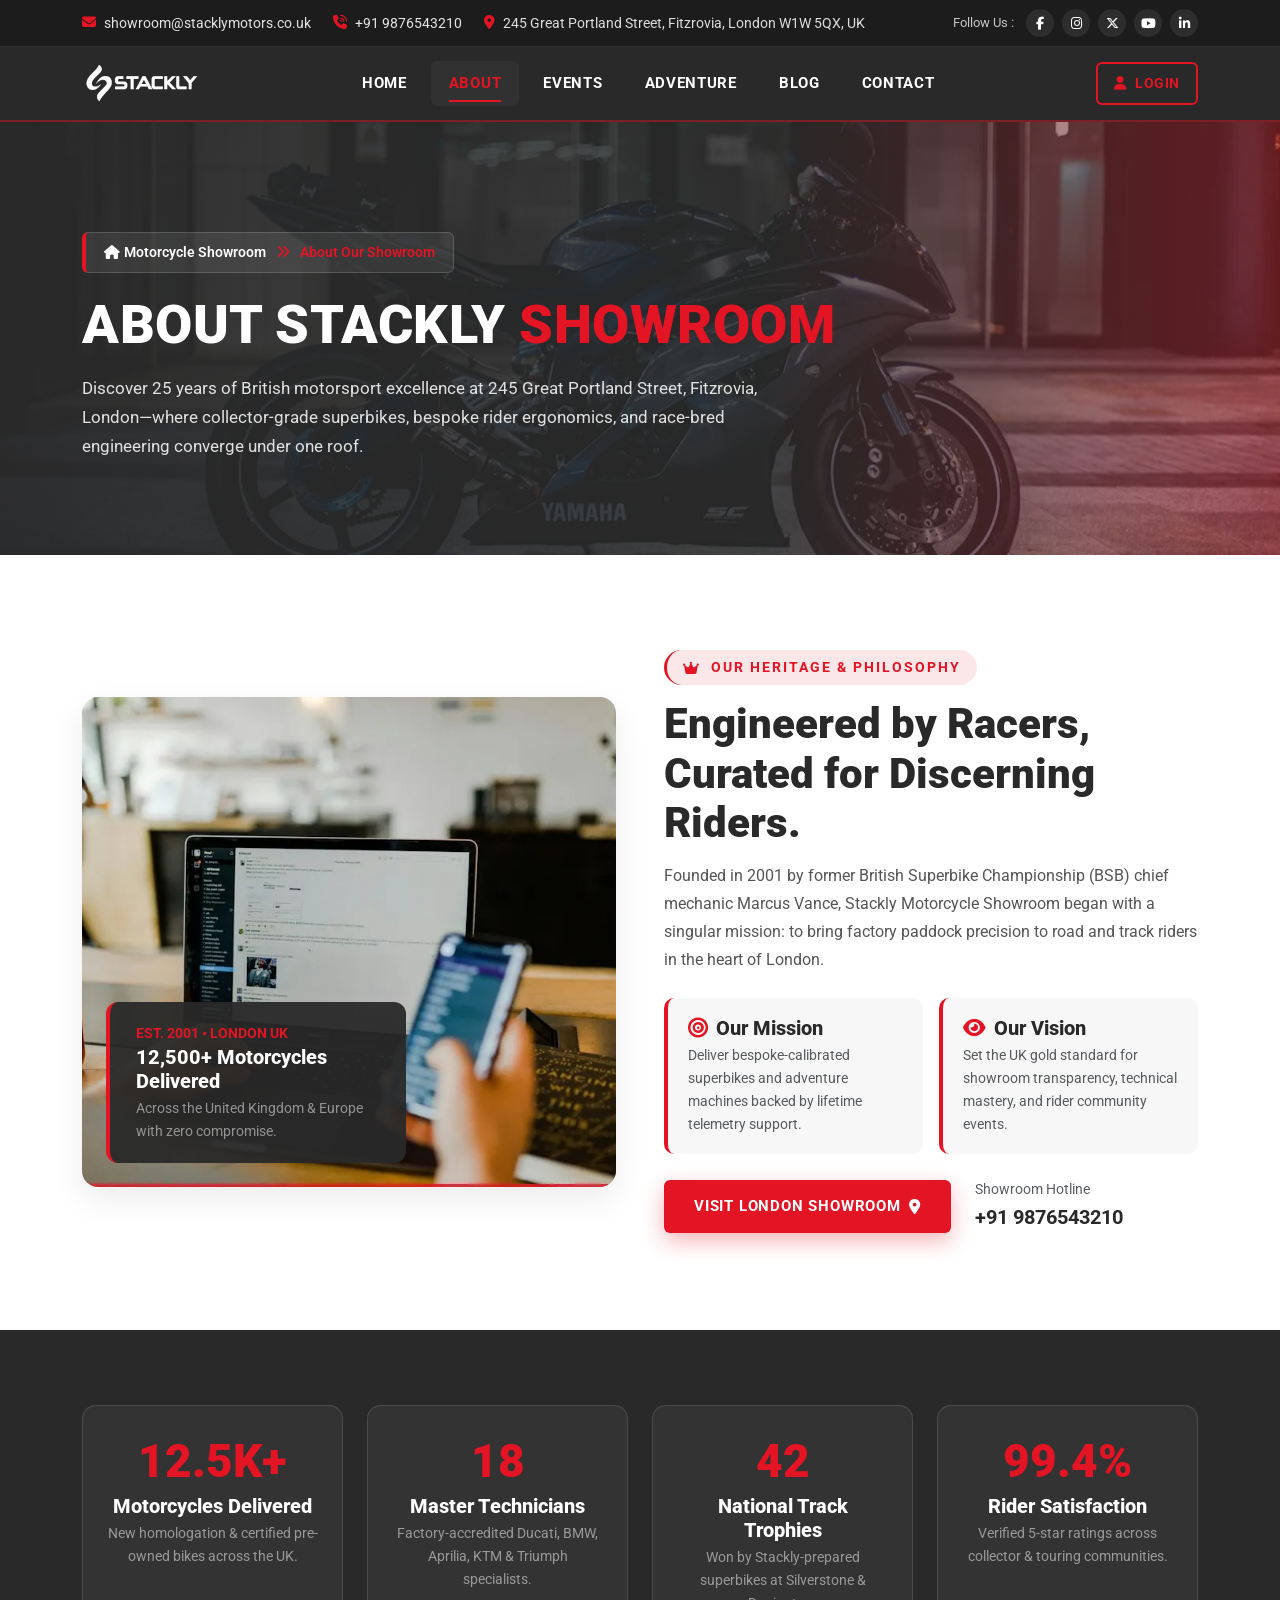
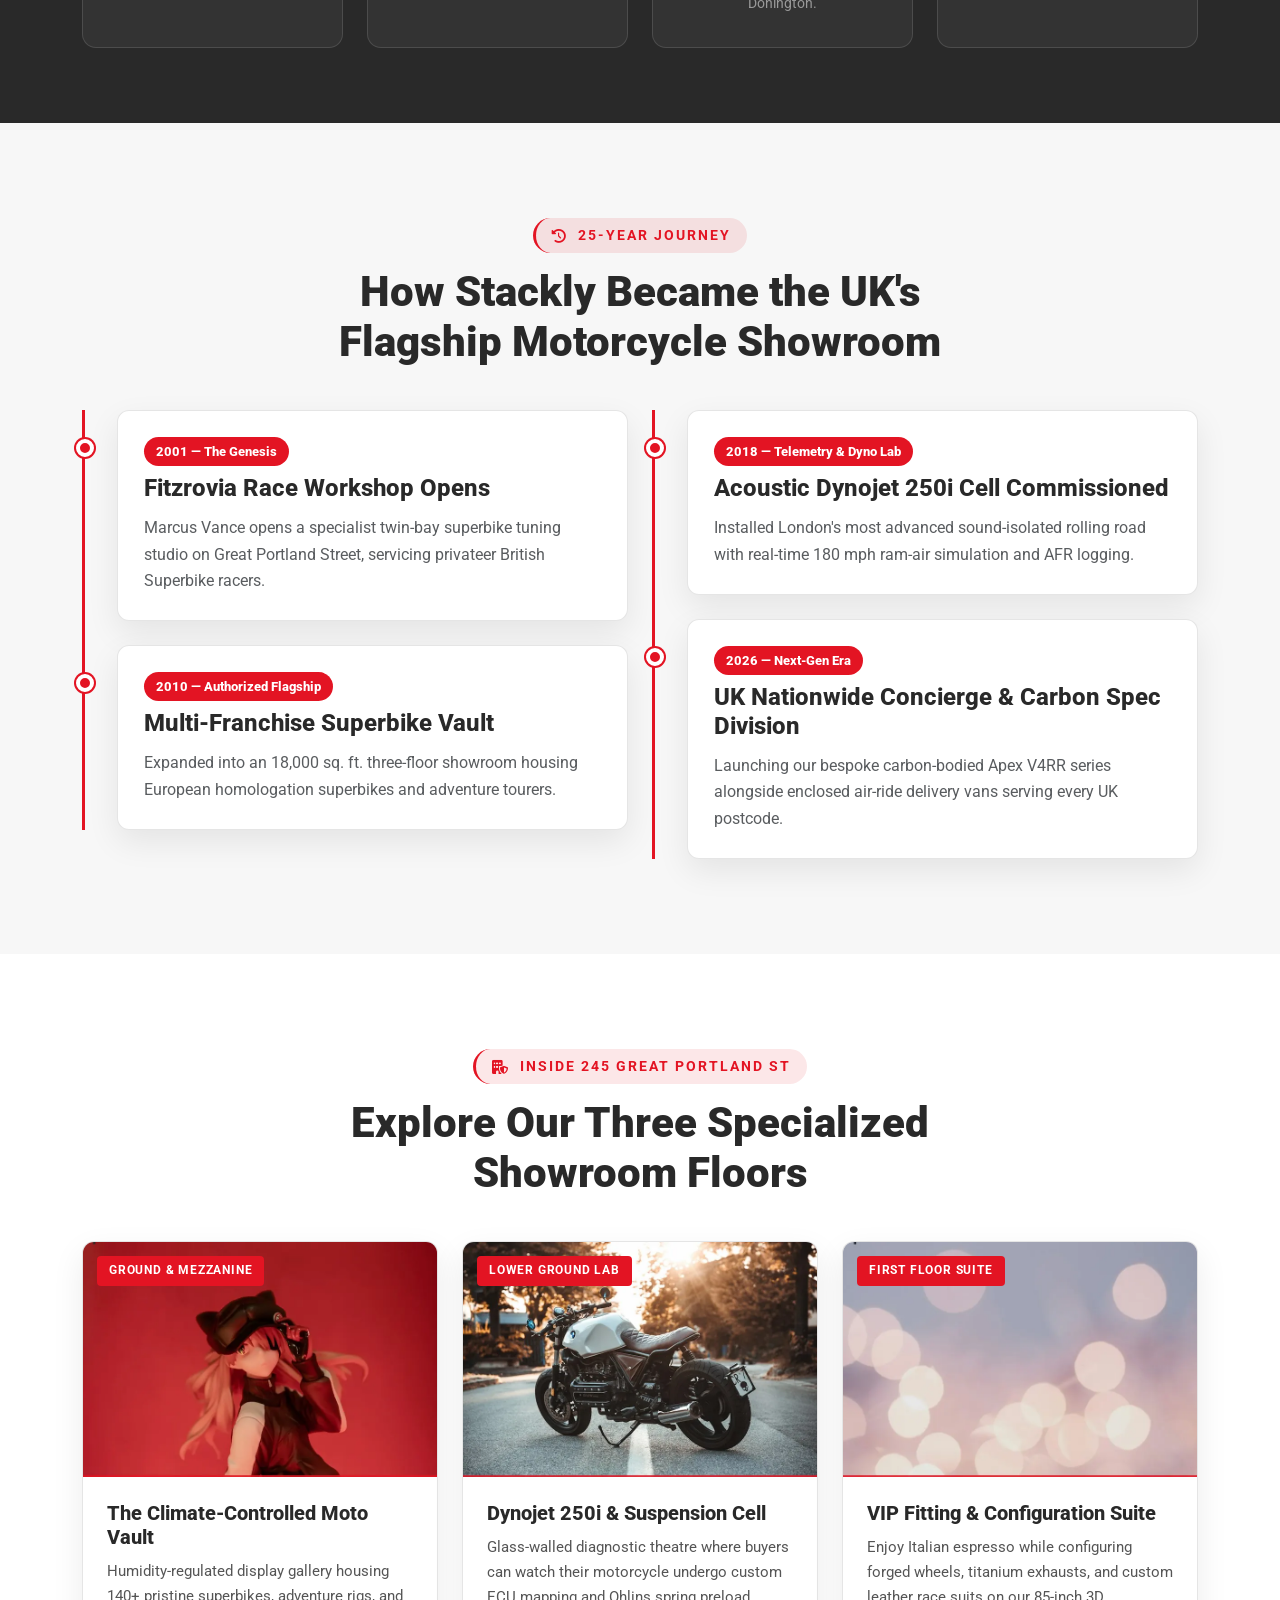
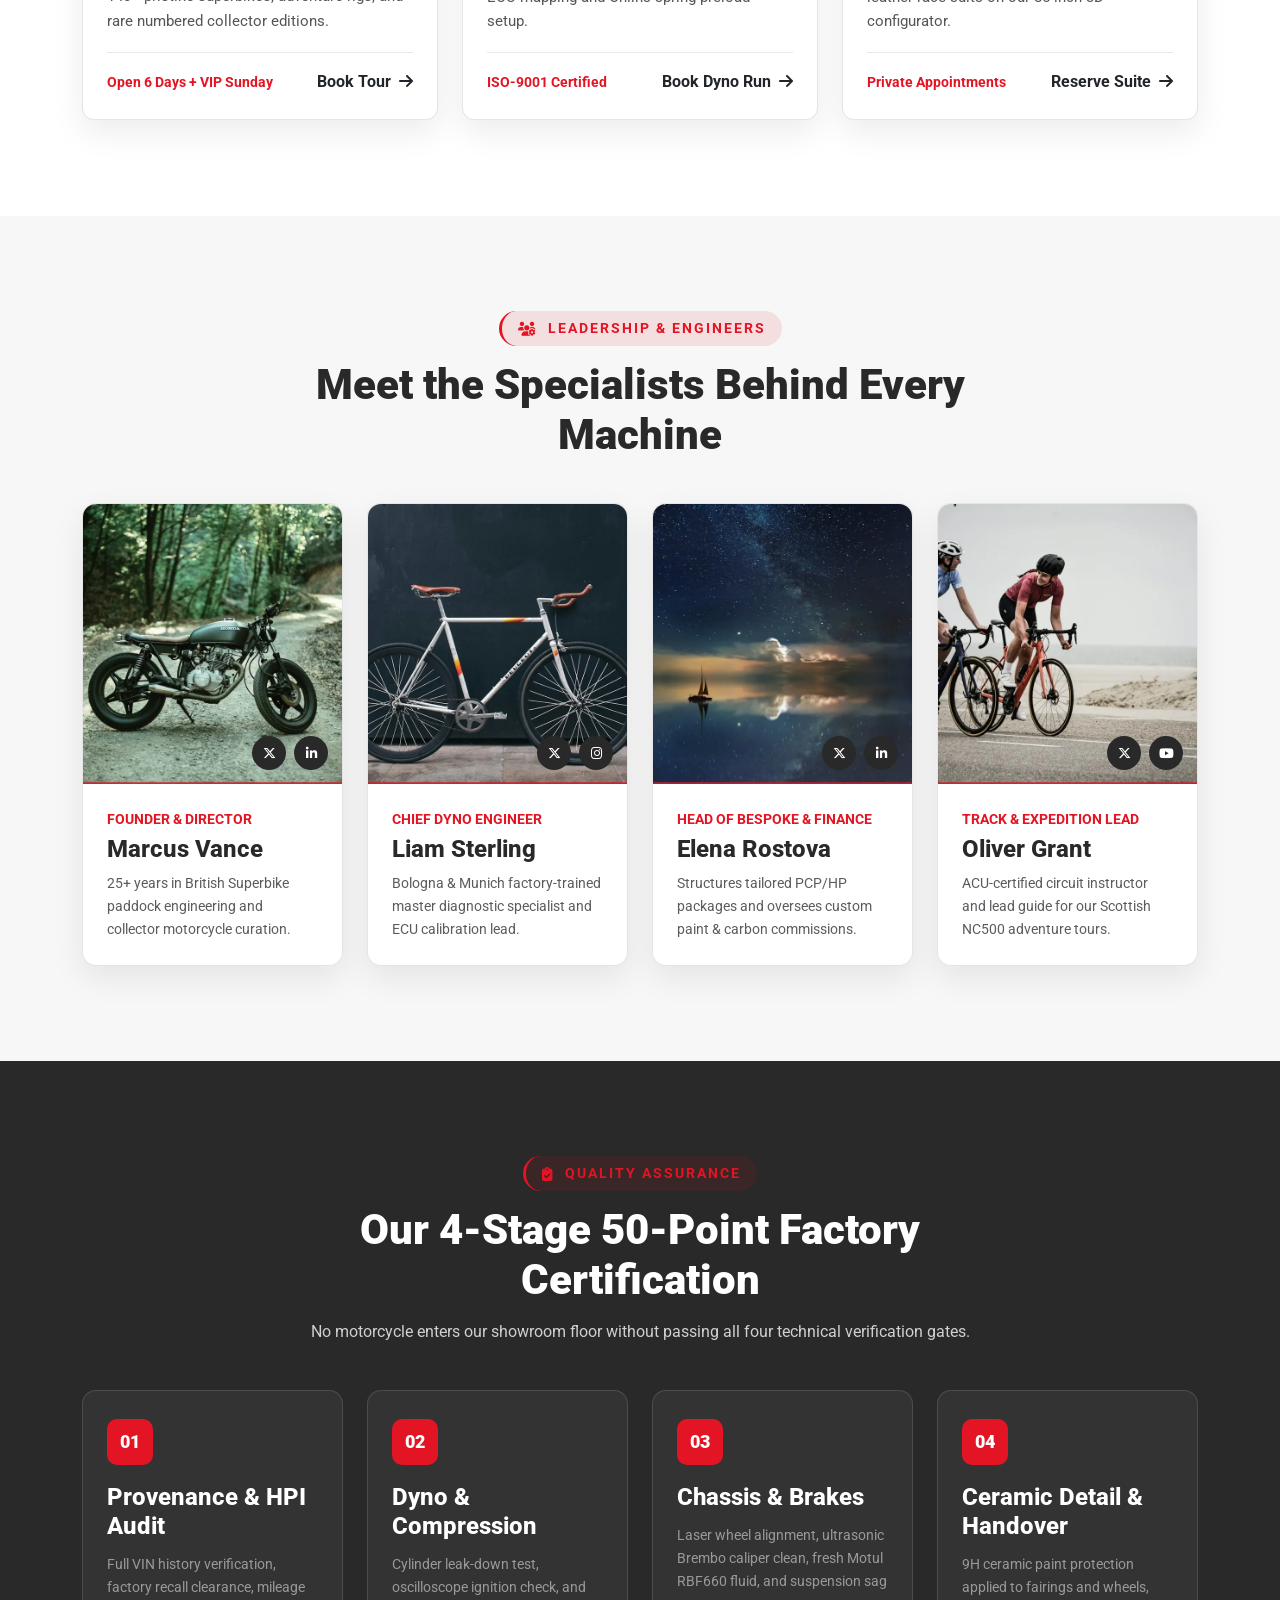
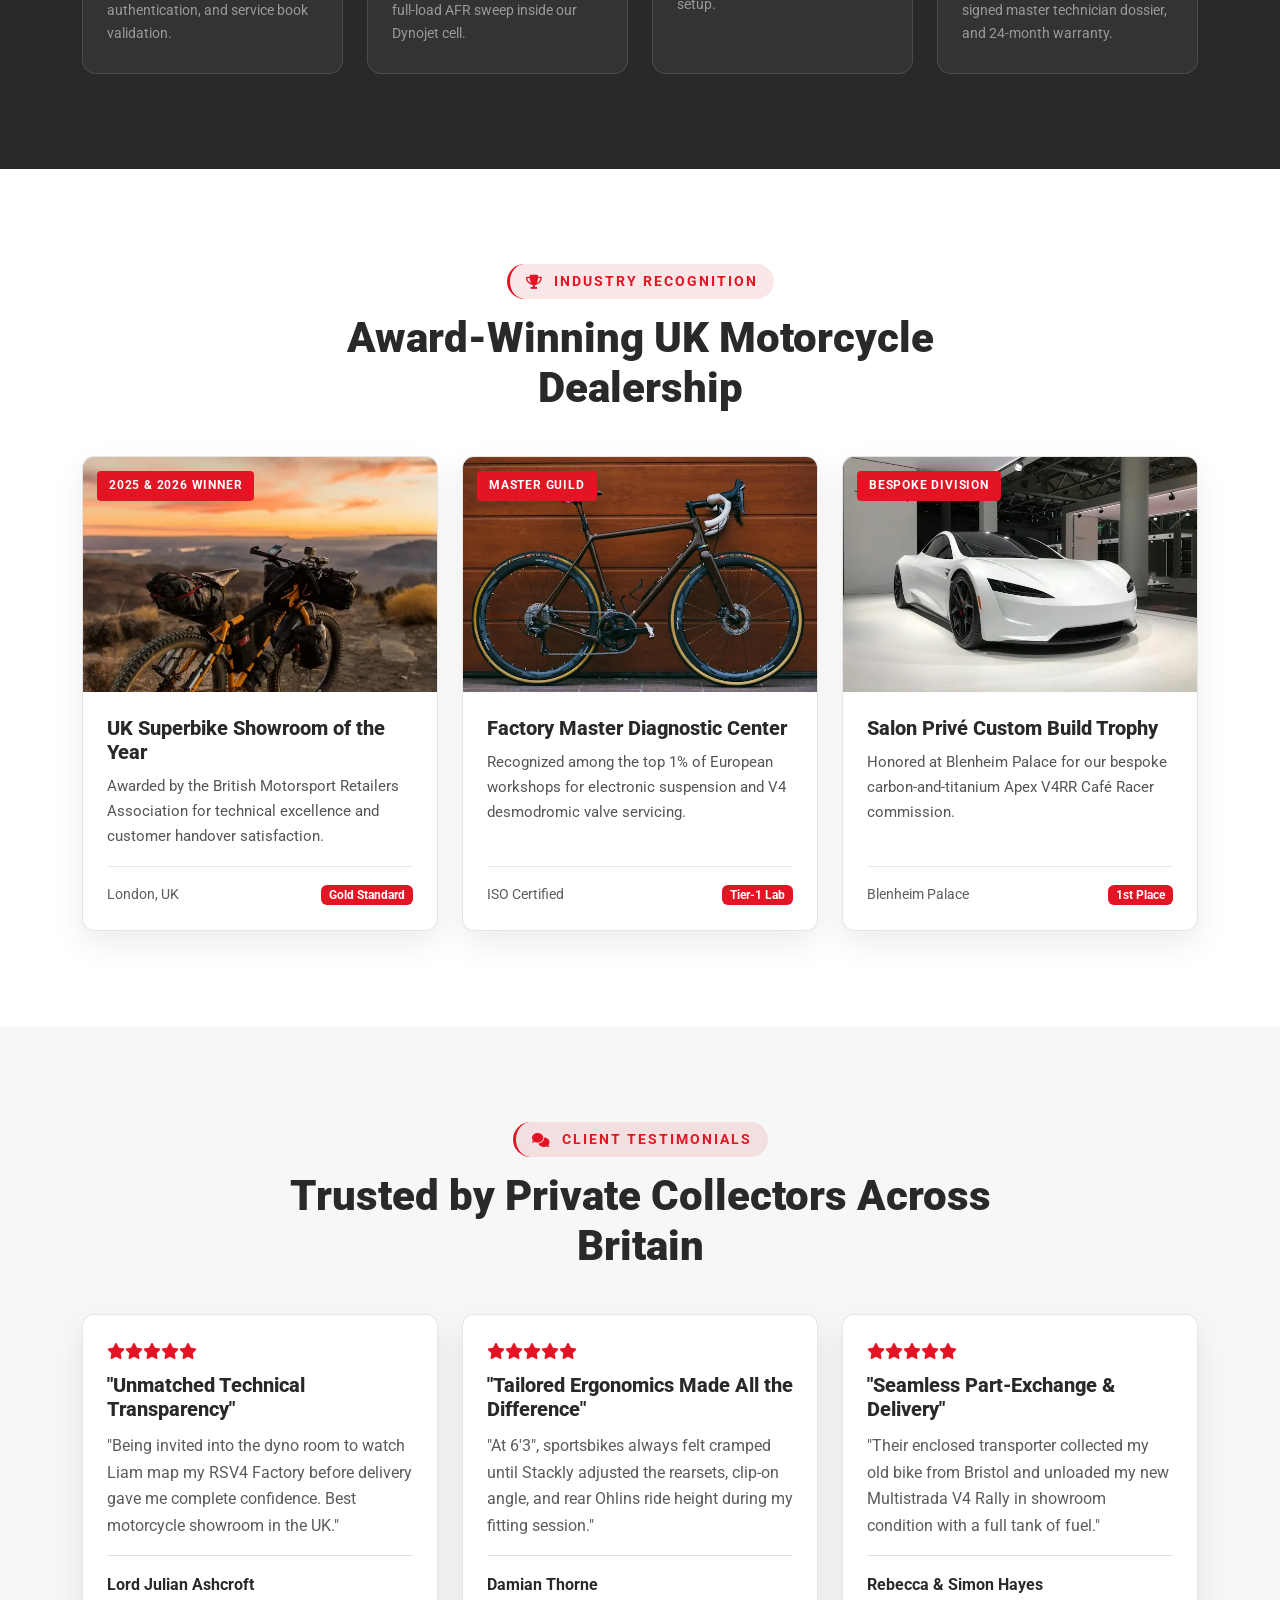
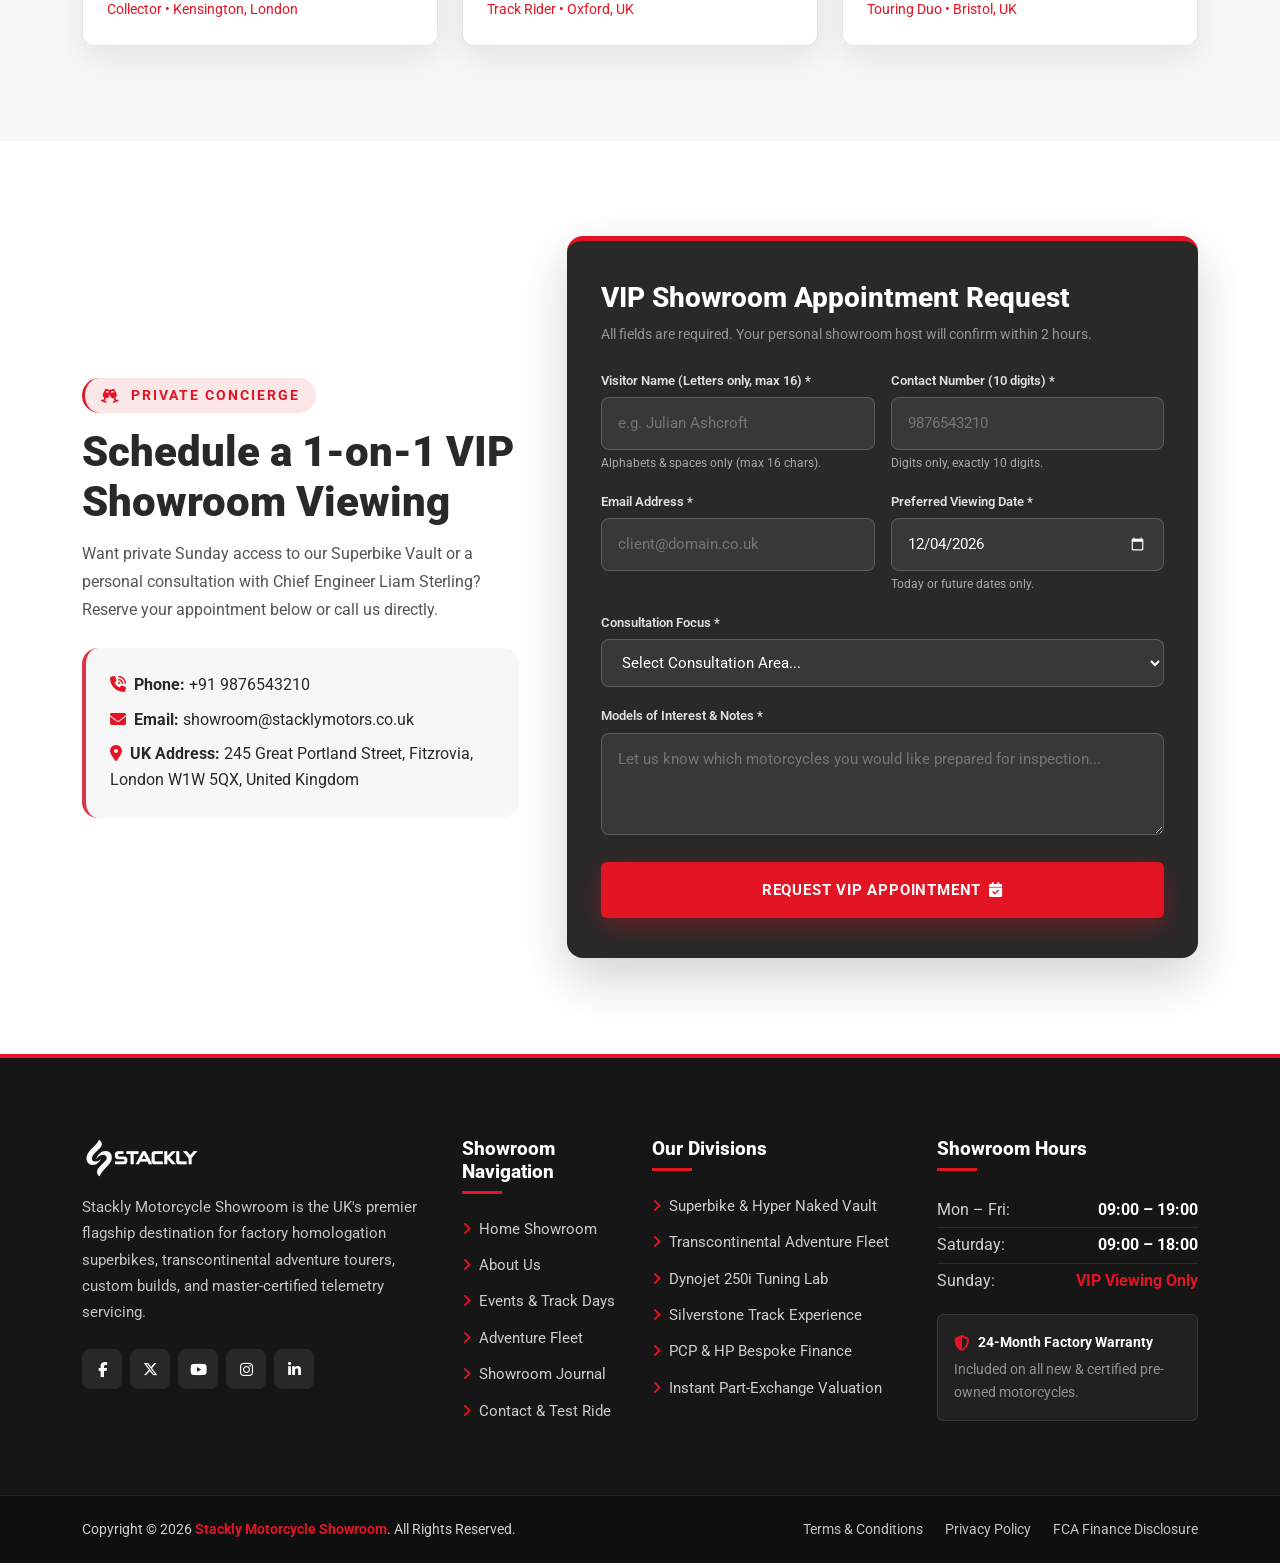
<file: pages/about.html>
<!doctype html>
<html lang="en">
  <head>
    <meta charset="UTF-8" />
    <meta name="viewport" content="width=device-width, initial-scale=1.0" />
    <meta
      name="description"
      content="About Stackly Motorcycle Showroom — 25+ years of superbike heritage, in-house Dynojet 250i tuning cell, and factory-certified master technicians in London."
    />
    <title>About Our Showroom | Stackly Motorcycle Showroom London</title>
    <!-- Favicon -->
    <link
      rel="icon"
      type="image/webp"
      href="../assets/images/logoStackly.webp"
    />
    <!-- Google Fonts: Roboto -->
    <link rel="preconnect" href="https://fonts.googleapis.com" />
    <link rel="preconnect" href="https://fonts.gstatic.com" crossorigin />
    <link
      href="https://fonts.googleapis.com/css2?family=Roboto:ital,wght@0,300;0,400;0,500;0,700;0,900;1,400&display=swap"
      rel="stylesheet"
    />
    <!-- Bootstrap 5.3.3 CSS -->
    <link
      href="https://cdn.jsdelivr.net/npm/bootstrap@5.3.3/dist/css/bootstrap.min.css"
      rel="stylesheet"
    />
    <!-- Latest Font Awesome 6.6.0 CDN -->
    <link
      rel="stylesheet"
      href="https://cdnjs.cloudflare.com/ajax/libs/font-awesome/6.6.0/css/all.min.css"
    />
    <!-- Common & Page-Specific Stylesheets -->
    <link rel="stylesheet" href="../assets/css/styles.css" />
    <link rel="stylesheet" href="../assets/css/about.css" />
  </head>
  <body>
    <div class="page-wrapper">
      <!-- Common Header Component -->
      <div id="header-component"></div>

      <!-- ==================================================================
	     SECTION 1: Unified Inner Page Banner with Breadcrumbs
	     ================================================================== -->
      <section
        class="page-banner about-banner-bg"
        data-scroll-section="about-banner"
        aria-label="About Page Banner"
      >
        <div class="container">
          <nav class="breadcrumb-nav" aria-label="Breadcrumb">
            <a href="../index.html"
              ><i class="fa-solid fa-house me-1"></i>Motorcycle Showroom</a
            >
            <span class="sep"><i class="fa-solid fa-angles-right"></i></span>
            <span class="current">About Our Showroom</span>
          </nav>
          <h1 class="page-banner_title">
            About Stackly <span class="text-main">Showroom</span>
          </h1>
          <p class="page-banner_desc">
            Discover 25 years of British motorsport excellence at 245 Great
            Portland Street, Fitzrovia, London—where collector-grade superbikes,
            bespoke rider ergonomics, and race-bred engineering converge under
            one roof.
          </p>
        </div>
      </section>

      <!-- ==================================================================
	     SECTION 2: Showroom Heritage & Vision (.about-heritage-sec)
	     ================================================================== -->
      <section class="about-heritage-sec" data-scroll-section="about-heritage">
        <div class="container">
          <div class="row align-items-center g-5">
            <div class="col-lg-6">
              <div class="heritage-img-box">
                <img
                  src="../assets/images/about/heritage-main.webp"
                  alt="Stackly Flagship Showroom Heritage"
                />
                <div class="heritage-floating-card">
                  <span class="text-main fw-bold text-uppercase small d-block"
                    >Est. 2001 • London UK</span
                  >
                  <h5 class="text-white mb-1">12,500+ Motorcycles Delivered</h5>
                  <p class="small text-white-50 mb-0">
                    Across the United Kingdom &amp; Europe with zero compromise.
                  </p>
                </div>
              </div>
            </div>
            <div class="col-lg-6">
              <div class="sec-title mb-4">
                <div class="sec-title_title">
                  <i class="fa-solid fa-crown"></i> Our Heritage &amp;
                  Philosophy
                </div>
                <h2 class="sec-title_heading">
                  Engineered by Racers, Curated for Discerning Riders.
                </h2>
                <div class="sec-title_text">
                  Founded in 2001 by former British Superbike Championship (BSB)
                  chief mechanic Marcus Vance, Stackly Motorcycle Showroom began
                  with a singular mission: to bring factory paddock precision to
                  road and track riders in the heart of London.
                </div>
              </div>
              <div class="row g-3 mb-4">
                <div class="col-sm-6">
                  <div class="vision-pillar-item">
                    <h5 class="mb-1">
                      <i class="fa-solid fa-bullseye text-main me-2"></i>Our
                      Mission
                    </h5>
                    <p class="small text-muted mb-0">
                      Deliver bespoke-calibrated superbikes and adventure
                      machines backed by lifetime telemetry support.
                    </p>
                  </div>
                </div>
                <div class="col-sm-6">
                  <div class="vision-pillar-item">
                    <h5 class="mb-1">
                      <i class="fa-solid fa-eye text-main me-2"></i>Our Vision
                    </h5>
                    <p class="small text-muted mb-0">
                      Set the UK gold standard for showroom transparency,
                      technical mastery, and rider community events.
                    </p>
                  </div>
                </div>
              </div>
              <div class="d-flex flex-wrap align-items-center gap-4">
                <a href="#" class="theme-btn btn-style-one">
                  <span class="btn-wrap">
                    <span class="text-one"
                      >Visit London Showroom
                      <i class="fa-solid fa-location-dot"></i
                    ></span>
                    <span class="text-two"
                      >Visit London Showroom
                      <i class="fa-solid fa-location-dot"></i
                    ></span>
                  </span>
                </a>
                <div>
                  <span class="d-block small text-muted">Showroom Hotline</span>
                  <a href="#" class="fw-bold fs-5">+91 9876543210</a>
                </div>
              </div>
            </div>
          </div>
        </div>
      </section>

      <!-- ==================================================================
	     SECTION 3: Showroom Milestones Counter (.about-milestones-sec)
	     ================================================================== -->
      <section
        class="about-milestones-sec"
        data-scroll-section="about-milestones"
      >
        <div class="container">
          <div class="row g-4">
            <div class="col-lg-3 col-md-6">
              <div class="milestone-card">
                <div class="milestone-num">12.5K+</div>
                <h5 class="text-white mb-1">Motorcycles Delivered</h5>
                <p class="small text-white-50 mb-0">
                  New homologation &amp; certified pre-owned bikes across the
                  UK.
                </p>
              </div>
            </div>
            <div class="col-lg-3 col-md-6">
              <div class="milestone-card">
                <div class="milestone-num">18</div>
                <h5 class="text-white mb-1">Master Technicians</h5>
                <p class="small text-white-50 mb-0">
                  Factory-accredited Ducati, BMW, Aprilia, KTM &amp; Triumph
                  specialists.
                </p>
              </div>
            </div>
            <div class="col-lg-3 col-md-6">
              <div class="milestone-card">
                <div class="milestone-num">42</div>
                <h5 class="text-white mb-1">National Track Trophies</h5>
                <p class="small text-white-50 mb-0">
                  Won by Stackly-prepared superbikes at Silverstone &amp;
                  Donington.
                </p>
              </div>
            </div>
            <div class="col-lg-3 col-md-6">
              <div class="milestone-card">
                <div class="milestone-num">99.4%</div>
                <h5 class="text-white mb-1">Rider Satisfaction</h5>
                <p class="small text-white-50 mb-0">
                  Verified 5-star ratings across collector &amp; touring
                  communities.
                </p>
              </div>
            </div>
          </div>
        </div>
      </section>

      <!-- ==================================================================
	     SECTION 4: Evolution Timeline (.about-timeline-sec)
	     ================================================================== -->
      <section class="about-timeline-sec" data-scroll-section="about-timeline">
        <div class="container">
          <div class="sec-title centered">
            <div class="sec-title_title">
              <i class="fa-solid fa-clock-rotate-left"></i> 25-Year Journey
            </div>
            <h2 class="sec-title_heading">
              How Stackly Became the UK's Flagship Motorcycle Showroom
            </h2>
          </div>

          <div class="row g-4">
            <div class="col-lg-6">
              <div class="timeline-track">
                <div class="timeline-node">
                  <span class="timeline-year">2001 — The Genesis</span>
                  <h4>Fitzrovia Race Workshop Opens</h4>
                  <p class="mb-0 text-muted">
                    Marcus Vance opens a specialist twin-bay superbike tuning
                    studio on Great Portland Street, servicing privateer British
                    Superbike racers.
                  </p>
                </div>
                <div class="timeline-node mb-0">
                  <span class="timeline-year">2010 — Authorized Flagship</span>
                  <h4>Multi-Franchise Superbike Vault</h4>
                  <p class="mb-0 text-muted">
                    Expanded into an 18,000 sq. ft. three-floor showroom housing
                    European homologation superbikes and adventure tourers.
                  </p>
                </div>
              </div>
            </div>
            <div class="col-lg-6">
              <div class="timeline-track">
                <div class="timeline-node">
                  <span class="timeline-year"
                    >2018 — Telemetry &amp; Dyno Lab</span
                  >
                  <h4>Acoustic Dynojet 250i Cell Commissioned</h4>
                  <p class="mb-0 text-muted">
                    Installed London's most advanced sound-isolated rolling road
                    with real-time 180 mph ram-air simulation and AFR logging.
                  </p>
                </div>
                <div class="timeline-node mb-0">
                  <span class="timeline-year">2026 — Next-Gen Era</span>
                  <h4>UK Nationwide Concierge &amp; Carbon Spec Division</h4>
                  <p class="mb-0 text-muted">
                    Launching our bespoke carbon-bodied Apex V4RR series
                    alongside enclosed air-ride delivery vans serving every UK
                    postcode.
                  </p>
                </div>
              </div>
            </div>
          </div>
        </div>
      </section>

      <!-- ==================================================================
	     SECTION 5: State-of-the-Art Showroom & Dyno Facilities (.about-facilities-sec)
	     ================================================================== -->
      <section
        class="about-facilities-sec"
        data-scroll-section="about-facilities"
      >
        <div class="container">
          <div class="sec-title centered">
            <div class="sec-title_title">
              <i class="fa-solid fa-building-shield"></i> Inside 245 Great
              Portland St
            </div>
            <h2 class="sec-title_heading">
              Explore Our Three Specialized Showroom Floors
            </h2>
          </div>

          <div class="row g-4">
            <div class="col-lg-4 col-md-6">
              <div class="showroom-card">
                <div class="card-img-wrap">
                  <span class="card-badge">Ground &amp; Mezzanine</span>
                  <img
                    src="../assets/images/about/facility-vault.webp"
                    alt="Climate Controlled Superbike Vault"
                  />
                </div>
                <div class="card-body-content">
                  <h4>The Climate-Controlled Moto Vault</h4>
                  <p>
                    Humidity-regulated display gallery housing 140+ pristine
                    superbikes, adventure rigs, and rare numbered collector
                    editions.
                  </p>
                  <div class="card-footer-meta">
                    <span class="small fw-bold text-main"
                      >Open 6 Days + VIP Sunday</span
                    >
                    <a href="#" class="text-dark fw-bold"
                      >Book Tour <i class="fa-solid fa-arrow-right ms-1"></i
                    ></a>
                  </div>
                </div>
              </div>
            </div>

            <div class="col-lg-4 col-md-6">
              <div class="showroom-card">
                <div class="card-img-wrap">
                  <span class="card-badge">Lower Ground Lab</span>
                  <img
                    src="../assets/images/about/facility-dyno.webp"
                    alt="Dynojet 250i Tuning Cell"
                  />
                </div>
                <div class="card-body-content">
                  <h4>Dynojet 250i &amp; Suspension Cell</h4>
                  <p>
                    Glass-walled diagnostic theatre where buyers can watch their
                    motorcycle undergo custom ECU mapping and Ohlins spring
                    preload setup.
                  </p>
                  <div class="card-footer-meta">
                    <span class="small fw-bold text-main"
                      >ISO-9001 Certified</span
                    >
                    <a href="#" class="text-dark fw-bold"
                      >Book Dyno Run <i class="fa-solid fa-arrow-right ms-1"></i
                    ></a>
                  </div>
                </div>
              </div>
            </div>

            <div class="col-lg-4 col-md-6">
              <div class="showroom-card">
                <div class="card-img-wrap">
                  <span class="card-badge">First Floor Suite</span>
                  <img
                    src="../assets/images/about/facility-lounge.webp"
                    alt="VIP Ergonomic Fitting and Espresso Lounge"
                  />
                </div>
                <div class="card-body-content">
                  <h4>VIP Fitting &amp; Configuration Suite</h4>
                  <p>
                    Enjoy Italian espresso while configuring forged wheels,
                    titanium exhausts, and custom leather race suits on our
                    85-inch 3D configurator.
                  </p>
                  <div class="card-footer-meta">
                    <span class="small fw-bold text-main"
                      >Private Appointments</span
                    >
                    <a href="#" class="text-dark fw-bold"
                      >Reserve Suite <i class="fa-solid fa-arrow-right ms-1"></i
                    ></a>
                  </div>
                </div>
              </div>
            </div>
          </div>
        </div>
      </section>

      <!-- ==================================================================
	     SECTION 6: Master Engineers & Showroom Specialists (.about-team-sec)
	     ================================================================== -->
      <section class="about-team-sec" data-scroll-section="about-team">
        <div class="container">
          <div class="sec-title centered">
            <div class="sec-title_title">
              <i class="fa-solid fa-users-gear"></i> Leadership &amp; Engineers
            </div>
            <h2 class="sec-title_heading">
              Meet the Specialists Behind Every Machine
            </h2>
          </div>

          <div class="row g-4">
            <div class="col-lg-3 col-md-6">
              <div class="team-member-card">
                <div class="team-img-wrap">
                  <img
                    src="../assets/images/about/team-1.webp"
                    alt="Marcus Vance - Managing Director"
                  />
                  <div class="team-socials">
                    <a href="#" rel="noopener noreferrer" aria-label="X Twitter"
                      ><i class="fa-brands fa-x-twitter"></i
                    ></a>
                    <a href="#" rel="noopener noreferrer" aria-label="LinkedIn"
                      ><i class="fa-brands fa-linkedin-in"></i
                    ></a>
                  </div>
                </div>
                <div class="p-4 d-flex flex-column flex-grow-1">
                  <span class="text-main small fw-bold text-uppercase"
                    >Founder &amp; Director</span
                  >
                  <h4 class="mt-1 mb-2">Marcus Vance</h4>
                  <p class="small text-muted mb-0 flex-grow-1">
                    25+ years in British Superbike paddock engineering and
                    collector motorcycle curation.
                  </p>
                </div>
              </div>
            </div>

            <div class="col-lg-3 col-md-6">
              <div class="team-member-card">
                <div class="team-img-wrap">
                  <img
                    src="../assets/images/about/team-2.webp"
                    alt="Liam Sterling - Chief Telemetry Engineer"
                  />
                  <div class="team-socials">
                    <a href="#" rel="noopener noreferrer" aria-label="X Twitter"
                      ><i class="fa-brands fa-x-twitter"></i
                    ></a>
                    <a href="#" rel="noopener noreferrer" aria-label="Instagram"
                      ><i class="fa-brands fa-instagram"></i
                    ></a>
                  </div>
                </div>
                <div class="p-4 d-flex flex-column flex-grow-1">
                  <span class="text-main small fw-bold text-uppercase"
                    >Chief Dyno Engineer</span
                  >
                  <h4 class="mt-1 mb-2">Liam Sterling</h4>
                  <p class="small text-muted mb-0 flex-grow-1">
                    Bologna &amp; Munich factory-trained master diagnostic
                    specialist and ECU calibration lead.
                  </p>
                </div>
              </div>
            </div>

            <div class="col-lg-3 col-md-6">
              <div class="team-member-card">
                <div class="team-img-wrap">
                  <img
                    src="../assets/images/about/team-3.webp"
                    alt="Elena Rostova - Bespoke Spec & Finance Head"
                  />
                  <div class="team-socials">
                    <a href="#" rel="noopener noreferrer" aria-label="X Twitter"
                      ><i class="fa-brands fa-x-twitter"></i
                    ></a>
                    <a href="#" rel="noopener noreferrer" aria-label="LinkedIn"
                      ><i class="fa-brands fa-linkedin-in"></i
                    ></a>
                  </div>
                </div>
                <div class="p-4 d-flex flex-column flex-grow-1">
                  <span class="text-main small fw-bold text-uppercase"
                    >Head of Bespoke &amp; Finance</span
                  >
                  <h4 class="mt-1 mb-2">Elena Rostova</h4>
                  <p class="small text-muted mb-0 flex-grow-1">
                    Structures tailored PCP/HP packages and oversees custom
                    paint &amp; carbon commissions.
                  </p>
                </div>
              </div>
            </div>

            <div class="col-lg-3 col-md-6">
              <div class="team-member-card">
                <div class="team-img-wrap">
                  <img
                    src="../assets/images/about/team-4.webp"
                    alt="Oliver Grant - Adventure & Track Coach"
                  />
                  <div class="team-socials">
                    <a href="#" rel="noopener noreferrer" aria-label="X Twitter"
                      ><i class="fa-brands fa-x-twitter"></i
                    ></a>
                    <a href="#" rel="noopener noreferrer" aria-label="YouTube"
                      ><i class="fa-brands fa-youtube"></i
                    ></a>
                  </div>
                </div>
                <div class="p-4 d-flex flex-column flex-grow-1">
                  <span class="text-main small fw-bold text-uppercase"
                    >Track &amp; Expedition Lead</span
                  >
                  <h4 class="mt-1 mb-2">Oliver Grant</h4>
                  <p class="small text-muted mb-0 flex-grow-1">
                    ACU-certified circuit instructor and lead guide for our
                    Scottish NC500 adventure tours.
                  </p>
                </div>
              </div>
            </div>
          </div>
        </div>
      </section>

      <!-- ==================================================================
	     SECTION 7: 50-Point Factory Inspection Workflow (.about-inspection-sec)
	     ================================================================== -->
      <section
        class="about-inspection-sec"
        data-scroll-section="about-inspection"
      >
        <div class="container">
          <div class="sec-title light centered">
            <div class="sec-title_title">
              <i class="fa-solid fa-clipboard-check"></i> Quality Assurance
            </div>
            <h2 class="sec-title_heading">
              Our 4-Stage 50-Point Factory Certification
            </h2>
            <div class="sec-title_text">
              No motorcycle enters our showroom floor without passing all four
              technical verification gates.
            </div>
          </div>

          <div class="row g-4">
            <div class="col-lg-3 col-md-6">
              <div class="inspection-step-card">
                <span class="step-badge-num">01</span>
                <h4 class="text-white">Provenance &amp; HPI Audit</h4>
                <p class="small text-white-50 mb-0">
                  Full VIN history verification, factory recall clearance,
                  mileage authentication, and service book validation.
                </p>
              </div>
            </div>
            <div class="col-lg-3 col-md-6">
              <div class="inspection-step-card">
                <span class="step-badge-num">02</span>
                <h4 class="text-white">Dyno &amp; Compression</h4>
                <p class="small text-white-50 mb-0">
                  Cylinder leak-down test, oscilloscope ignition check, and
                  full-load AFR sweep inside our Dynojet cell.
                </p>
              </div>
            </div>
            <div class="col-lg-3 col-md-6">
              <div class="inspection-step-card">
                <span class="step-badge-num">03</span>
                <h4 class="text-white">Chassis &amp; Brakes</h4>
                <p class="small text-white-50 mb-0">
                  Laser wheel alignment, ultrasonic Brembo caliper clean, fresh
                  Motul RBF660 fluid, and suspension sag setup.
                </p>
              </div>
            </div>
            <div class="col-lg-3 col-md-6">
              <div class="inspection-step-card">
                <span class="step-badge-num">04</span>
                <h4 class="text-white">Ceramic Detail &amp; Handover</h4>
                <p class="small text-white-50 mb-0">
                  9H ceramic paint protection applied to fairings and wheels,
                  signed master technician dossier, and 24-month warranty.
                </p>
              </div>
            </div>
          </div>
        </div>
      </section>

      <!-- ==================================================================
	     SECTION 8: Showroom Awards & Accolades (.about-awards-sec)
	     ================================================================== -->
      <section class="about-awards-sec" data-scroll-section="about-awards">
        <div class="container">
          <div class="sec-title centered">
            <div class="sec-title_title">
              <i class="fa-solid fa-trophy"></i> Industry Recognition
            </div>
            <h2 class="sec-title_heading">
              Award-Winning UK Motorcycle Dealership
            </h2>
          </div>

          <div class="row g-4">
            <div class="col-lg-4 col-md-6">
              <div class="showroom-card">
                <div class="card-img-wrap">
                  <span class="card-badge">2025 &amp; 2026 Winner</span>
                  <img
                    src="../assets/images/about/award-1.webp"
                    alt="UK Superbike Dealership of the Year"
                  />
                </div>
                <div class="card-body-content">
                  <h4>UK Superbike Showroom of the Year</h4>
                  <p>
                    Awarded by the British Motorsport Retailers Association for
                    technical excellence and customer handover satisfaction.
                  </p>
                  <div class="card-footer-meta">
                    <span class="small text-muted">London, UK</span>
                    <span class="badge bg-main">Gold Standard</span>
                  </div>
                </div>
              </div>
            </div>

            <div class="col-lg-4 col-md-6">
              <div class="showroom-card">
                <div class="card-img-wrap">
                  <span class="card-badge">Master Guild</span>
                  <img
                    src="../assets/images/about/award-2.webp"
                    alt="European Factory Master Service Center"
                  />
                </div>
                <div class="card-body-content">
                  <h4>Factory Master Diagnostic Center</h4>
                  <p>
                    Recognized among the top 1% of European workshops for
                    electronic suspension and V4 desmodromic valve servicing.
                  </p>
                  <div class="card-footer-meta">
                    <span class="small text-muted">ISO Certified</span>
                    <span class="badge bg-main">Tier-1 Lab</span>
                  </div>
                </div>
              </div>
            </div>

            <div class="col-lg-4 col-md-6">
              <div class="showroom-card">
                <div class="card-img-wrap">
                  <span class="card-badge">Bespoke Division</span>
                  <img
                    src="../assets/images/about/award-3.webp"
                    alt="Concours Custom Motorcycle Build Trophy"
                  />
                </div>
                <div class="card-body-content">
                  <h4>Salon Privé Custom Build Trophy</h4>
                  <p>
                    Honored at Blenheim Palace for our bespoke
                    carbon-and-titanium Apex V4RR Café Racer commission.
                  </p>
                  <div class="card-footer-meta">
                    <span class="small text-muted">Blenheim Palace</span>
                    <span class="badge bg-main">1st Place</span>
                  </div>
                </div>
              </div>
            </div>
          </div>
        </div>
      </section>

      <!-- ==================================================================
	     SECTION 9: Verified Collector & Buyer Stories (.about-collectors-sec)
	     ================================================================== -->
      <section
        class="about-collectors-sec"
        data-scroll-section="about-collectors"
      >
        <div class="container">
          <div class="sec-title centered">
            <div class="sec-title_title">
              <i class="fa-solid fa-comments"></i> Client Testimonials
            </div>
            <h2 class="sec-title_heading">
              Trusted by Private Collectors Across Britain
            </h2>
          </div>

          <div class="row g-4">
            <div class="col-lg-4 col-md-6">
              <div class="showroom-card p-4">
                <div class="text-main mb-2">
                  <i class="fa-solid fa-star"></i
                  ><i class="fa-solid fa-star"></i
                  ><i class="fa-solid fa-star"></i
                  ><i class="fa-solid fa-star"></i
                  ><i class="fa-solid fa-star"></i>
                </div>
                <h5>"Unmatched Technical Transparency"</h5>
                <p class="text-muted flex-grow-1">
                  "Being invited into the dyno room to watch Liam map my RSV4
                  Factory before delivery gave me complete confidence. Best
                  motorcycle showroom in the UK."
                </p>
                <div class="pt-3 border-top mt-auto">
                  <strong>Lord Julian Ashcroft</strong>
                  <span class="d-block small text-main"
                    >Collector • Kensington, London</span
                  >
                </div>
              </div>
            </div>
            <div class="col-lg-4 col-md-6">
              <div class="showroom-card p-4">
                <div class="text-main mb-2">
                  <i class="fa-solid fa-star"></i
                  ><i class="fa-solid fa-star"></i
                  ><i class="fa-solid fa-star"></i
                  ><i class="fa-solid fa-star"></i
                  ><i class="fa-solid fa-star"></i>
                </div>
                <h5>"Tailored Ergonomics Made All the Difference"</h5>
                <p class="text-muted flex-grow-1">
                  "At 6'3", sportsbikes always felt cramped until Stackly
                  adjusted the rearsets, clip-on angle, and rear Ohlins ride
                  height during my fitting session."
                </p>
                <div class="pt-3 border-top mt-auto">
                  <strong>Damian Thorne</strong>
                  <span class="d-block small text-main"
                    >Track Rider • Oxford, UK</span
                  >
                </div>
              </div>
            </div>
            <div class="col-lg-4 col-md-6">
              <div class="showroom-card p-4">
                <div class="text-main mb-2">
                  <i class="fa-solid fa-star"></i
                  ><i class="fa-solid fa-star"></i
                  ><i class="fa-solid fa-star"></i
                  ><i class="fa-solid fa-star"></i
                  ><i class="fa-solid fa-star"></i>
                </div>
                <h5>"Seamless Part-Exchange &amp; Delivery"</h5>
                <p class="text-muted flex-grow-1">
                  "Their enclosed transporter collected my old bike from Bristol
                  and unloaded my new Multistrada V4 Rally in showroom condition
                  with a full tank of fuel."
                </p>
                <div class="pt-3 border-top mt-auto">
                  <strong>Rebecca &amp; Simon Hayes</strong>
                  <span class="d-block small text-main"
                    >Touring Duo • Bristol, UK</span
                  >
                </div>
              </div>
            </div>
          </div>
        </div>
      </section>

      <!-- ==================================================================
	     SECTION 10: Book a Private VIP Showroom Viewing (.about-vip-sec)
	     ================================================================== -->
      <section class="about-vip-sec" data-scroll-section="about-vip">
        <div class="container">
          <div class="row g-5 align-items-center">
            <div class="col-lg-5">
              <div class="sec-title mb-4">
                <div class="sec-title_title">
                  <i class="fa-solid fa-champagne-glasses"></i> Private
                  Concierge
                </div>
                <h2 class="sec-title_heading">
                  Schedule a 1-on-1 VIP Showroom Viewing
                </h2>
                <div class="sec-title_text">
                  Want private Sunday access to our Superbike Vault or a
                  personal consultation with Chief Engineer Liam Sterling?
                  Reserve your appointment below or call us directly.
                </div>
              </div>
              <div
                class="p-4 rounded-4 bg-color-three border-start border-4 border-danger"
              >
                <p class="mb-2">
                  <i class="fa-solid fa-phone-volume text-main me-2"></i
                  ><strong>Phone:</strong>
                  <a href="#">+91 9876543210</a>
                </p>
                <p class="mb-2">
                  <i class="fa-solid fa-envelope text-main me-2"></i
                  ><strong>Email:</strong>
                  <a href="#">showroom@stacklymotors.co.uk</a>
                </p>
                <p class="mb-0">
                  <i class="fa-solid fa-location-dot text-main me-2"></i
                  ><strong>UK Address:</strong> 245 Great Portland Street,
                  Fitzrovia, London W1W 5QX, United Kingdom
                </p>
              </div>
            </div>

            <div class="col-lg-7">
              <div class="faq-one_form-outer">
                <h3 class="faq-one_form-title">
                  VIP Showroom Appointment Request
                </h3>
                <p class="text-white-50 small mb-4">
                  All fields are required. Your personal showroom host will
                  confirm within 2 hours.
                </p>
                <div class="default-form">
                  <form
                    id="aboutVipForm"
                    class="stackly-validated-form"
                    novalidate
                  >
                    <div class="row g-3">
                      <div class="col-md-6">
                        <div class="form-group">
                          <label for="aboutUsername"
                            >Visitor Name (Letters only, max 16) *</label
                          >
                          <input
                            type="text"
                            id="aboutUsername"
                            name="username"
                            class="username-field"
                            placeholder="e.g. Julian Ashcroft"
                            maxlength="16"
                            required
                            autocomplete="name"
                          />
                          <span class="form-hint"
                            >Alphabets &amp; spaces only (max 16 chars).</span
                          >
                        </div>
                      </div>
                      <div class="col-md-6">
                        <div class="form-group">
                          <label for="aboutPhone"
                            >Contact Number (10 digits) *</label
                          >
                          <input
                            type="tel"
                            id="aboutPhone"
                            name="phone"
                            class="number-field"
                            placeholder="9876543210"
                            minlength="10"
                            maxlength="10"
                            pattern="[0-9]{10}"
                            required
                            autocomplete="tel"
                          />
                          <span class="form-hint"
                            >Digits only, exactly 10 digits.</span
                          >
                        </div>
                      </div>
                    </div>
                    <div class="row g-3">
                      <div class="col-md-6">
                        <div class="form-group">
                          <label for="aboutEmail">Email Address *</label>
                          <input
                            type="email"
                            id="aboutEmail"
                            name="email"
                            placeholder="client@domain.co.uk"
                            required
                            autocomplete="email"
                          />
                        </div>
                      </div>
                      <div class="col-md-6">
                        <div class="form-group">
                          <label for="aboutVisitDate"
                            >Preferred Viewing Date *</label
                          >
                          <input
                            type="date"
                            id="aboutVisitDate"
                            name="visit_date"
                            class="date-field"
                            required
                          />
                          <span class="form-hint"
                            >Today or future dates only.</span
                          >
                        </div>
                      </div>
                    </div>
                    <div class="form-group">
                      <label for="aboutSuiteSelect">Consultation Focus *</label>
                      <select
                        id="aboutSuiteSelect"
                        name="consultation_type"
                        required
                      >
                        <option value="" disabled selected>
                          Select Consultation Area...
                        </option>
                        <option value="Superbike Vault Viewing">
                          Superbike &amp; Collector Vault Viewing
                        </option>
                        <option value="Dynojet 250i Tuning Consultation">
                          Dynojet 250i ECU &amp; Suspension Setup
                        </option>
                        <option value="Bespoke Carbon Build Commission">
                          Bespoke Carbon Build Commission
                        </option>
                        <option value="Adventure Fleet Outfitting">
                          Adventure Fleet &amp; Luggage Outfitting
                        </option>
                      </select>
                    </div>
                    <div class="form-group">
                      <label for="aboutNotes"
                        >Models of Interest &amp; Notes *</label
                      >
                      <textarea
                        id="aboutNotes"
                        name="message"
                        rows="3"
                        placeholder="Let us know which motorcycles you would like prepared for inspection..."
                        required
                      ></textarea>
                    </div>
                    <button type="submit" class="template-btn btn-style-three">
                      <span class="btn-wrap">
                        <span class="text-one"
                          >Request VIP Appointment
                          <i class="fa-solid fa-calendar-check"></i
                        ></span>
                        <span class="text-two"
                          >Request VIP Appointment
                          <i class="fa-solid fa-calendar-check"></i
                        ></span>
                      </span>
                    </button>
                  </form>
                </div>
              </div>
            </div>
          </div>
        </div>
      </section>

      <!-- Common Footer Component -->
      <div id="footer-component"></div>
    </div>

    <!-- Bootstrap 5.3.3 JS Bundle -->
    <script src="https://cdn.jsdelivr.net/npm/bootstrap@5.3.3/dist/js/bootstrap.bundle.min.js"></script>
    <!-- Common & Interactive Theme Script -->
    <script src="../assets/js/script.js"></script>
  </body>
</html>
</file>
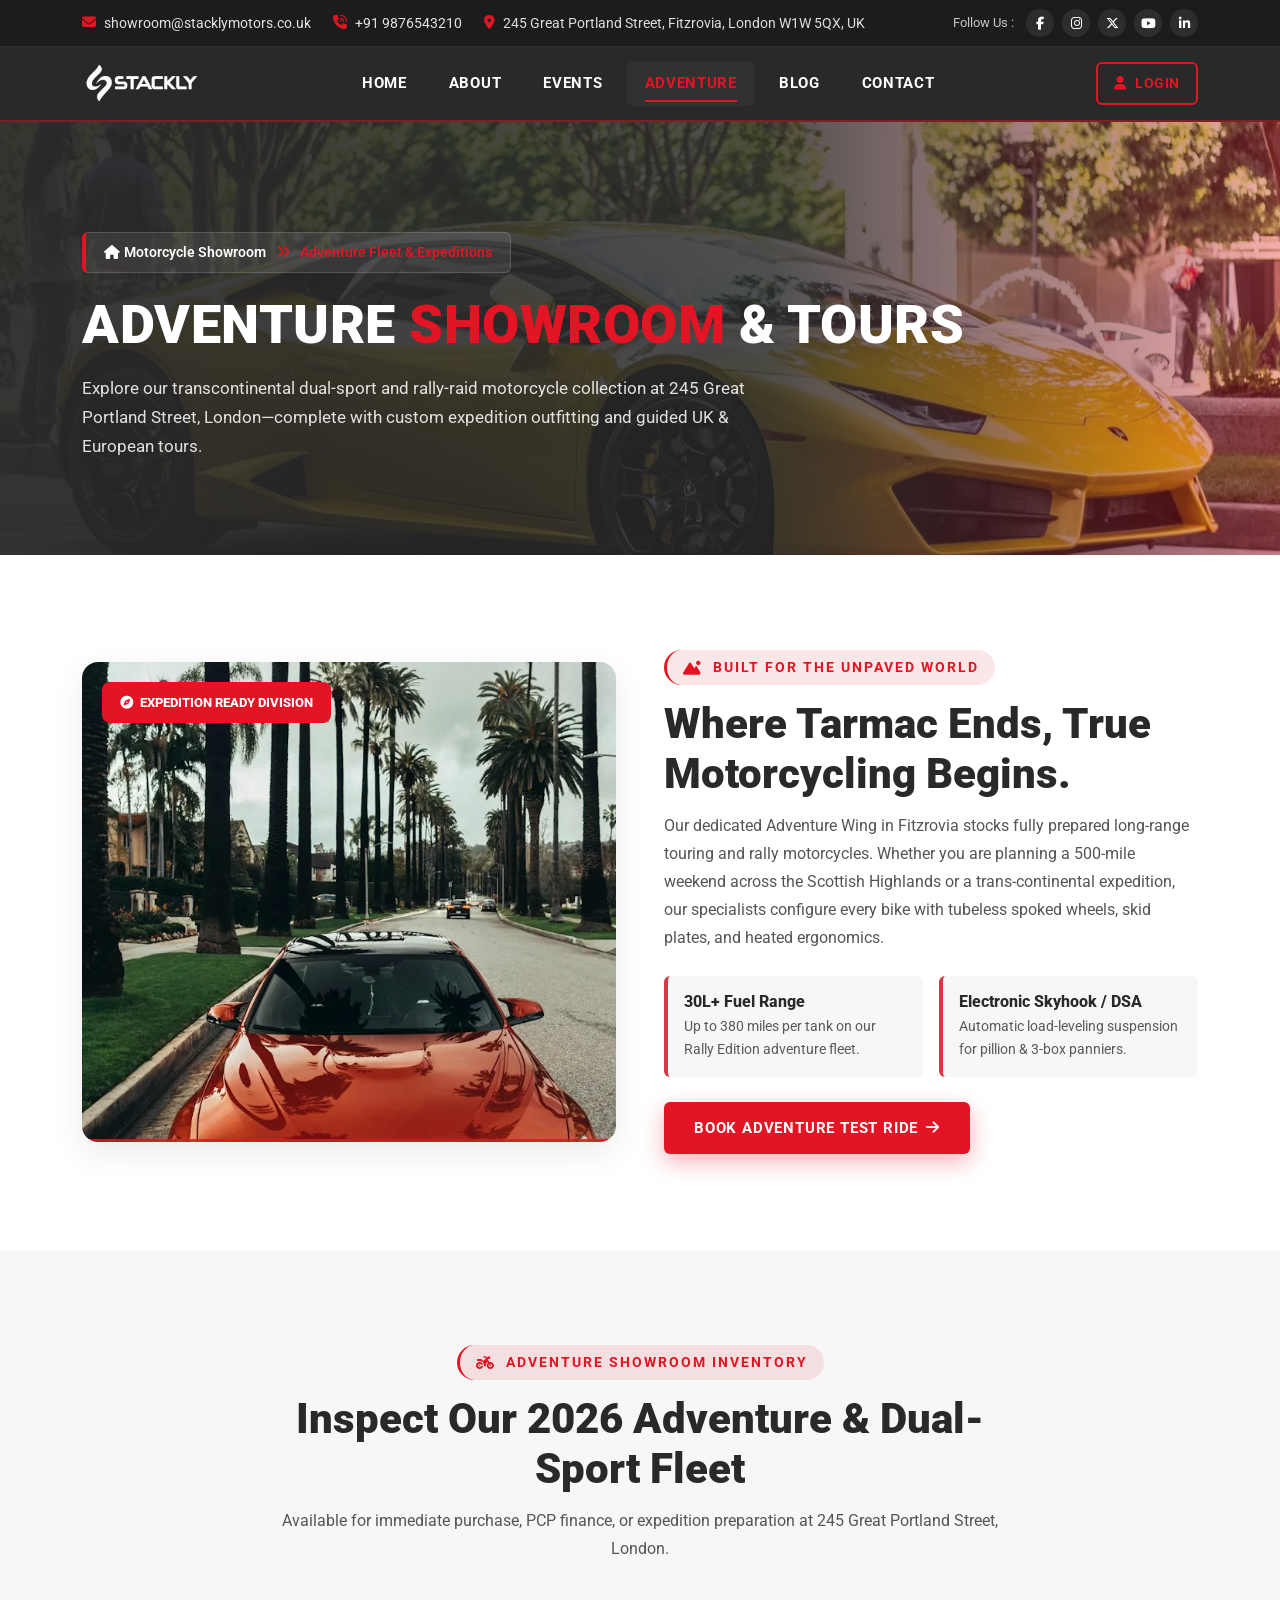
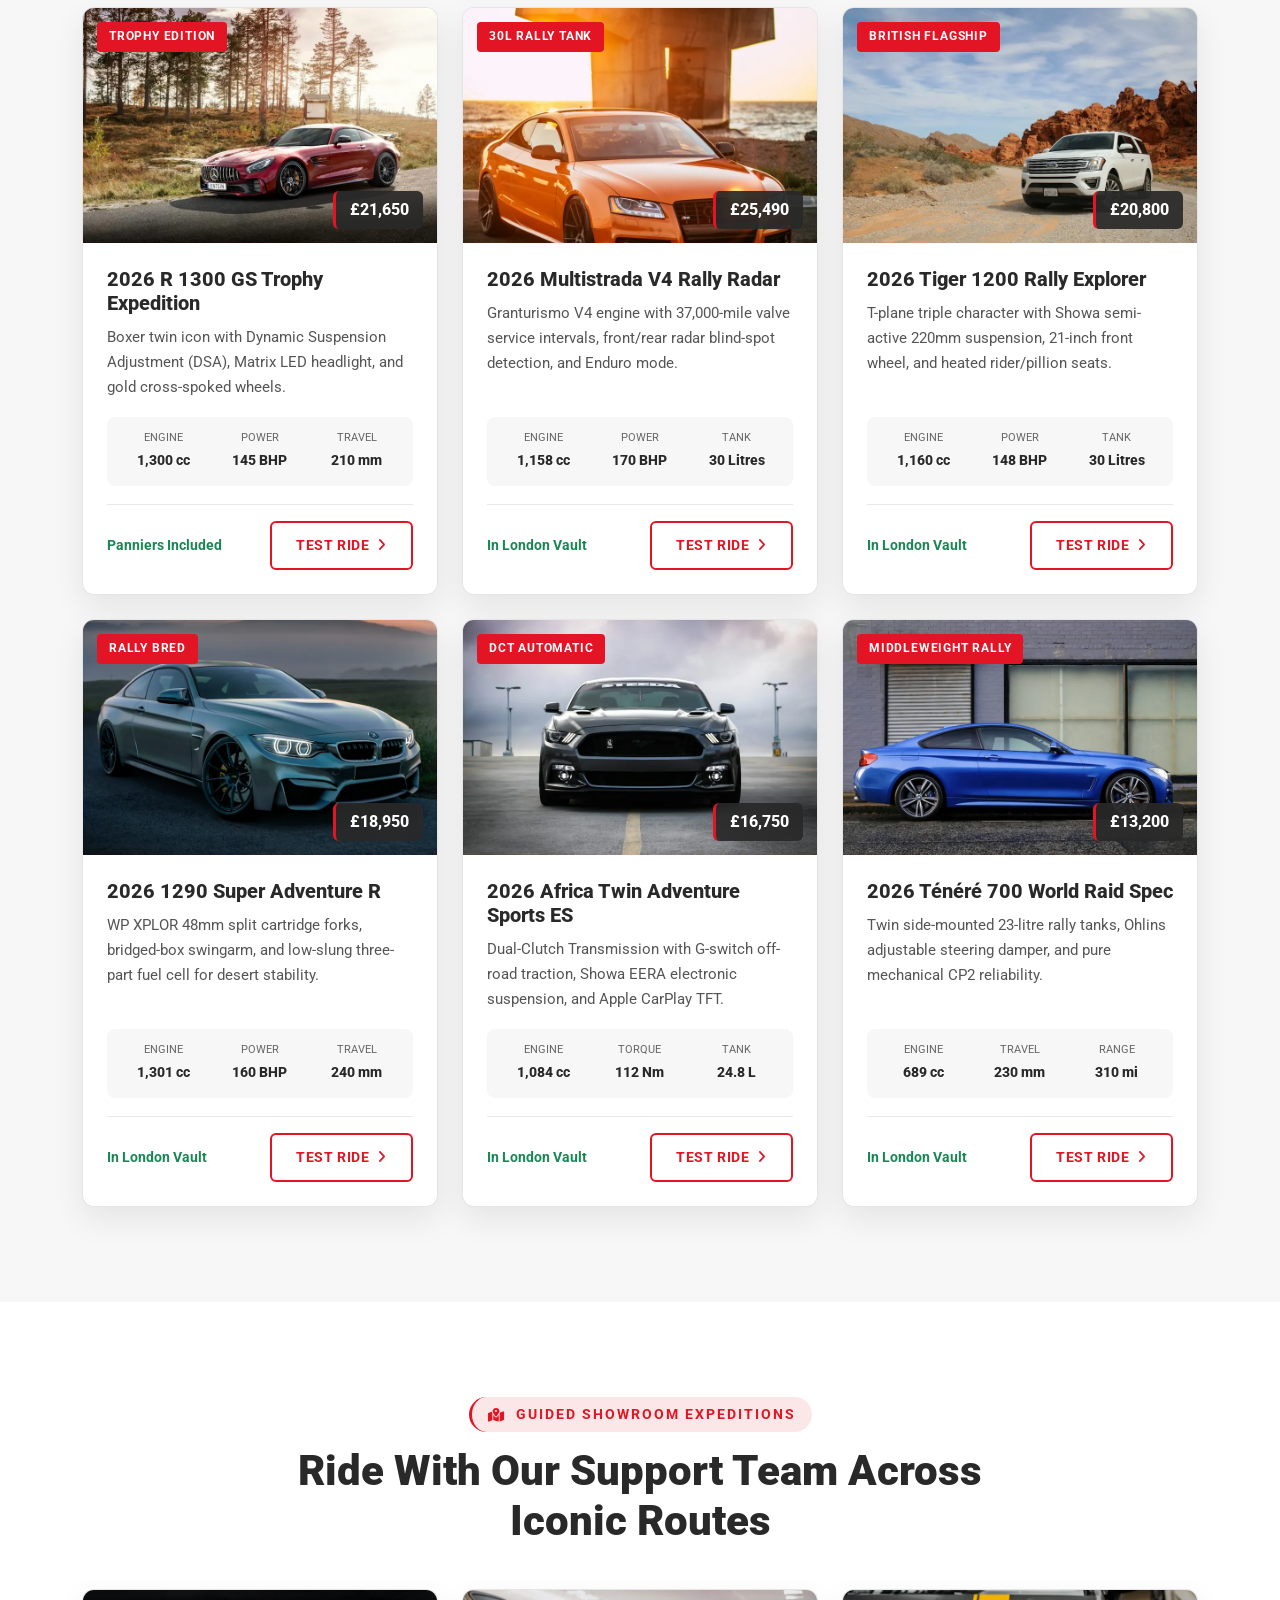
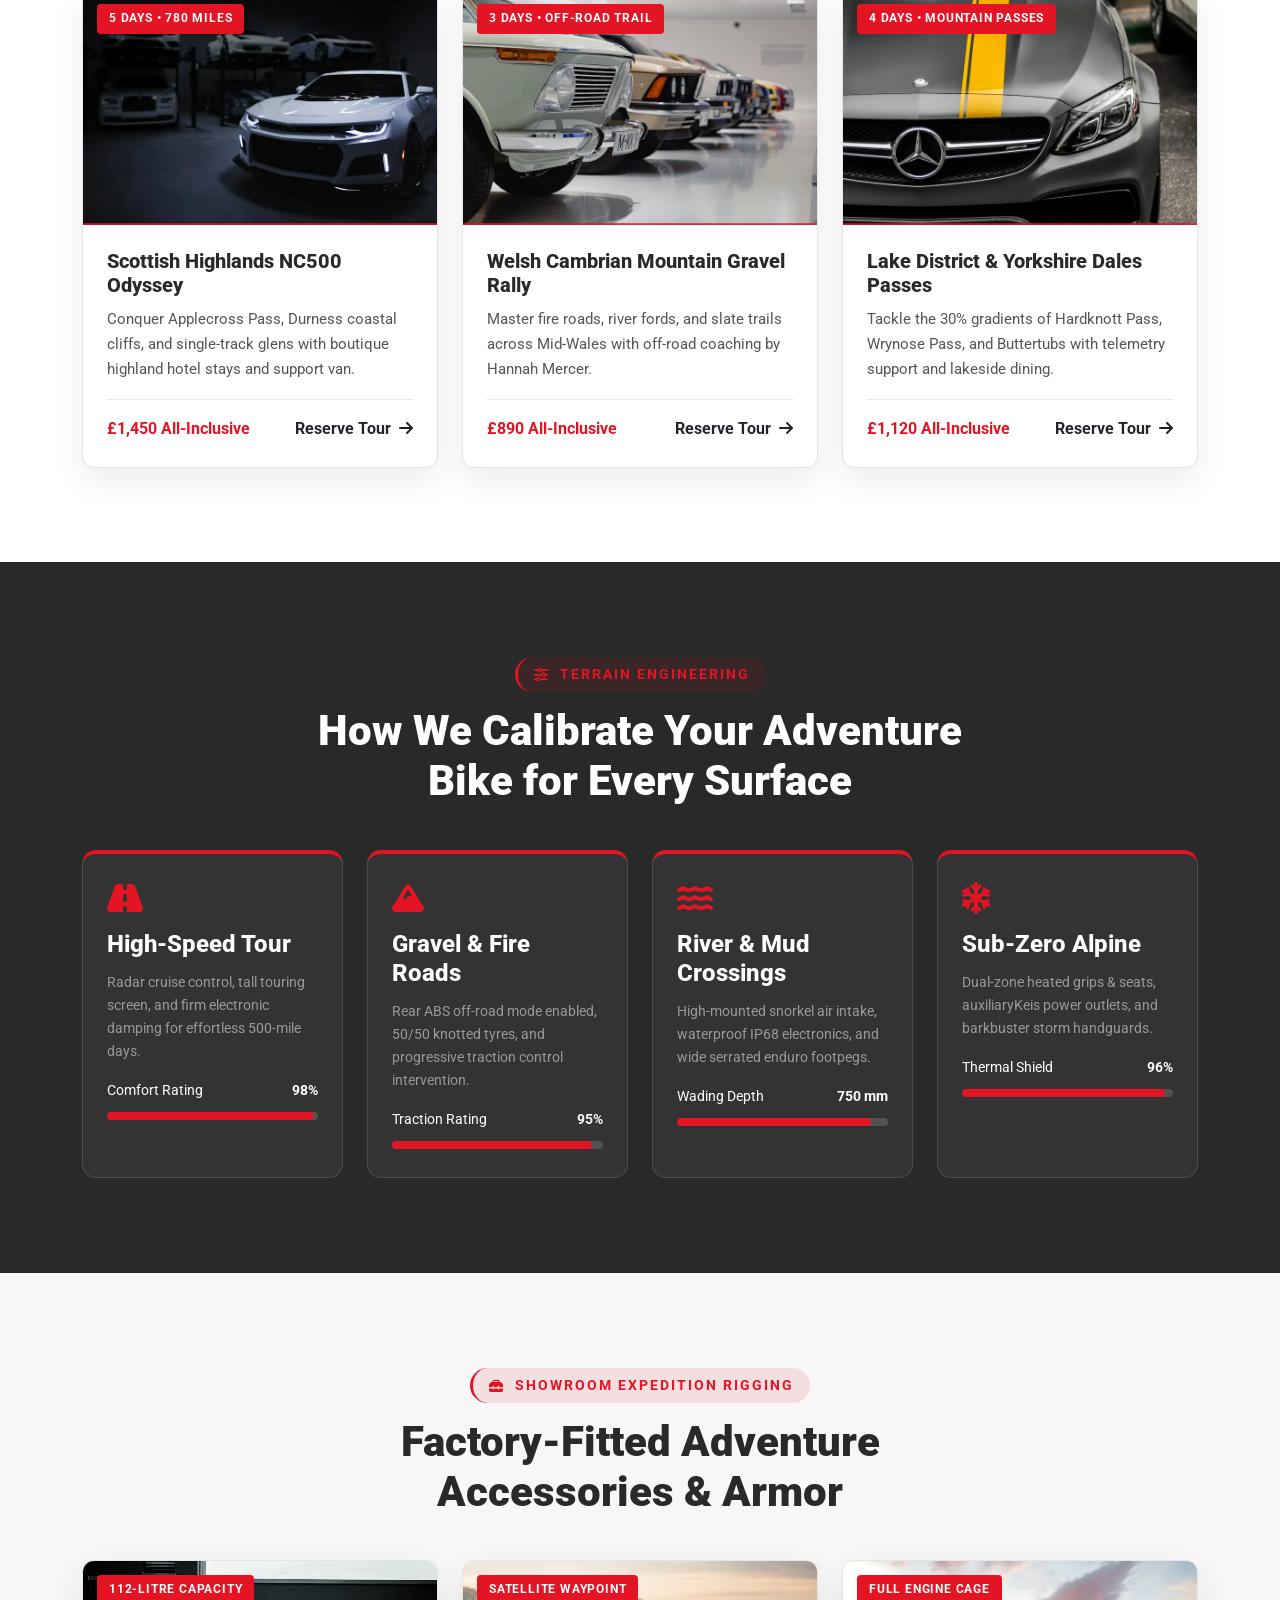
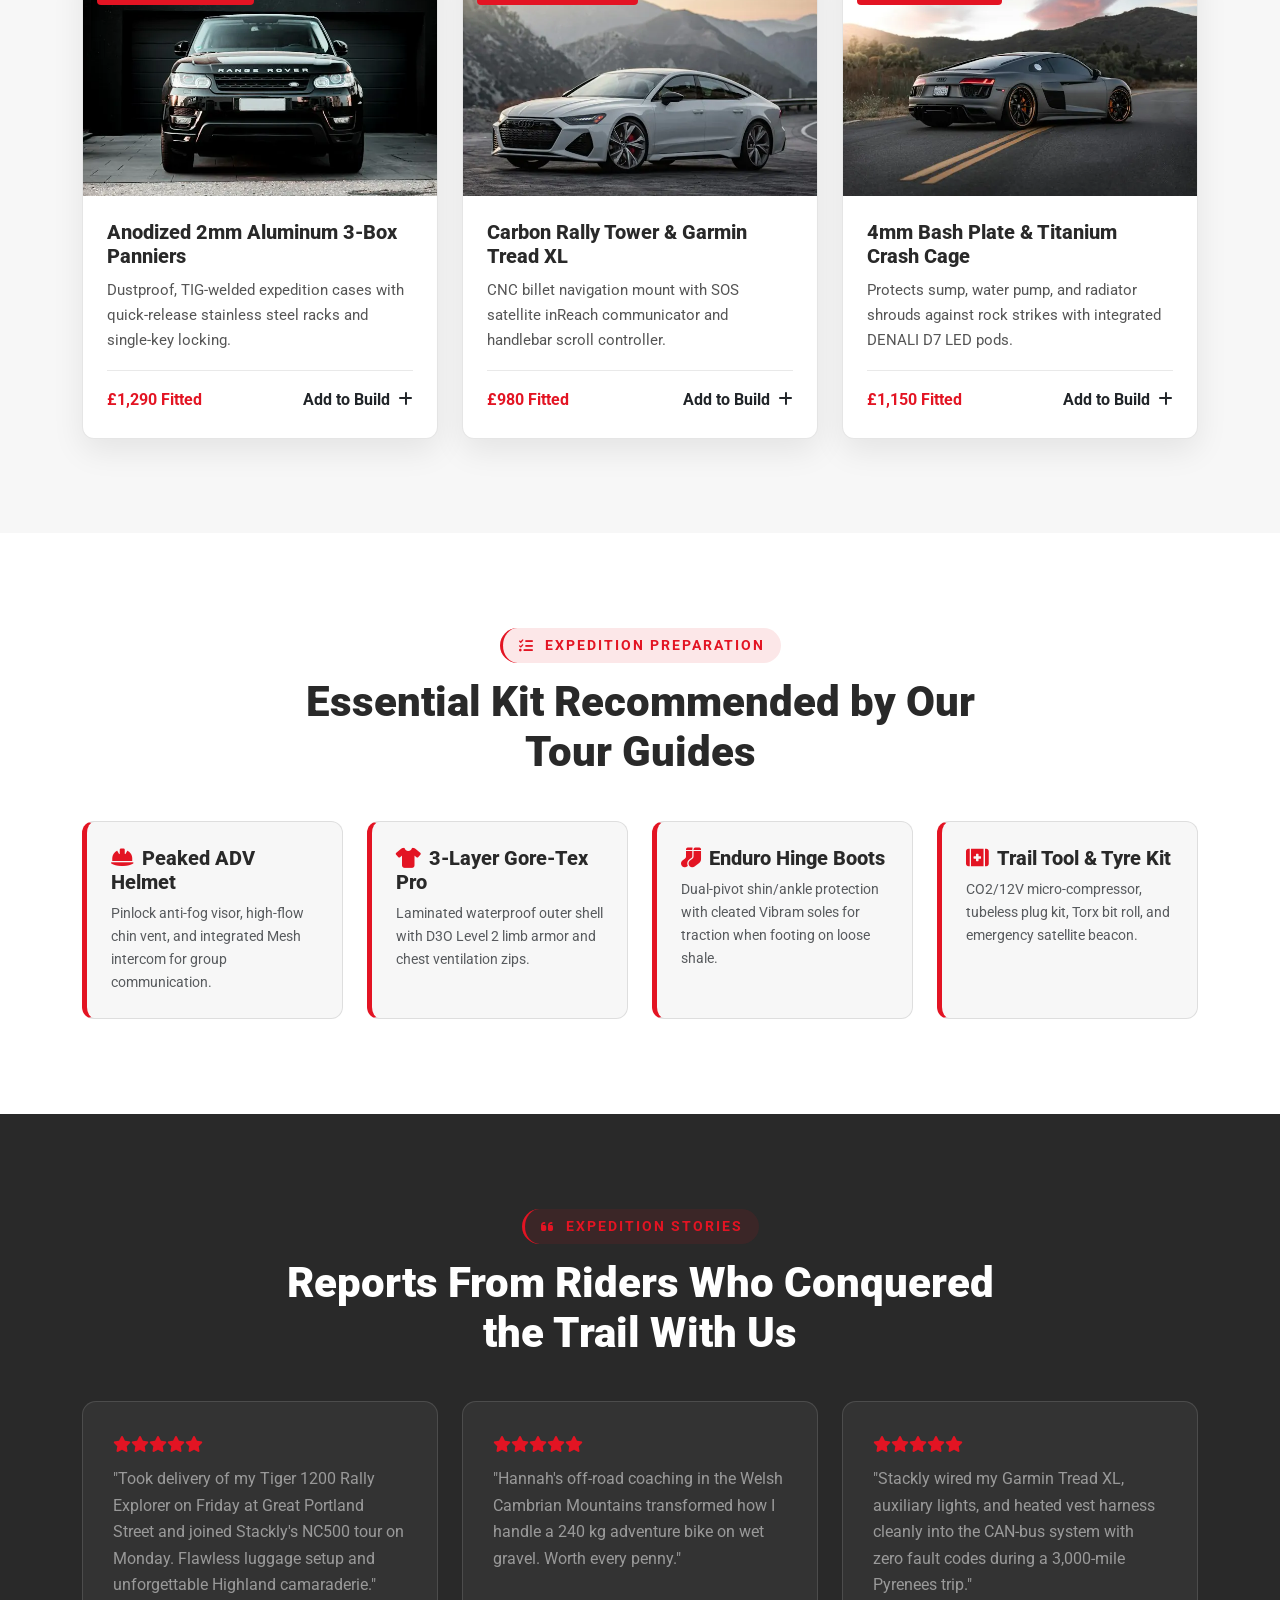
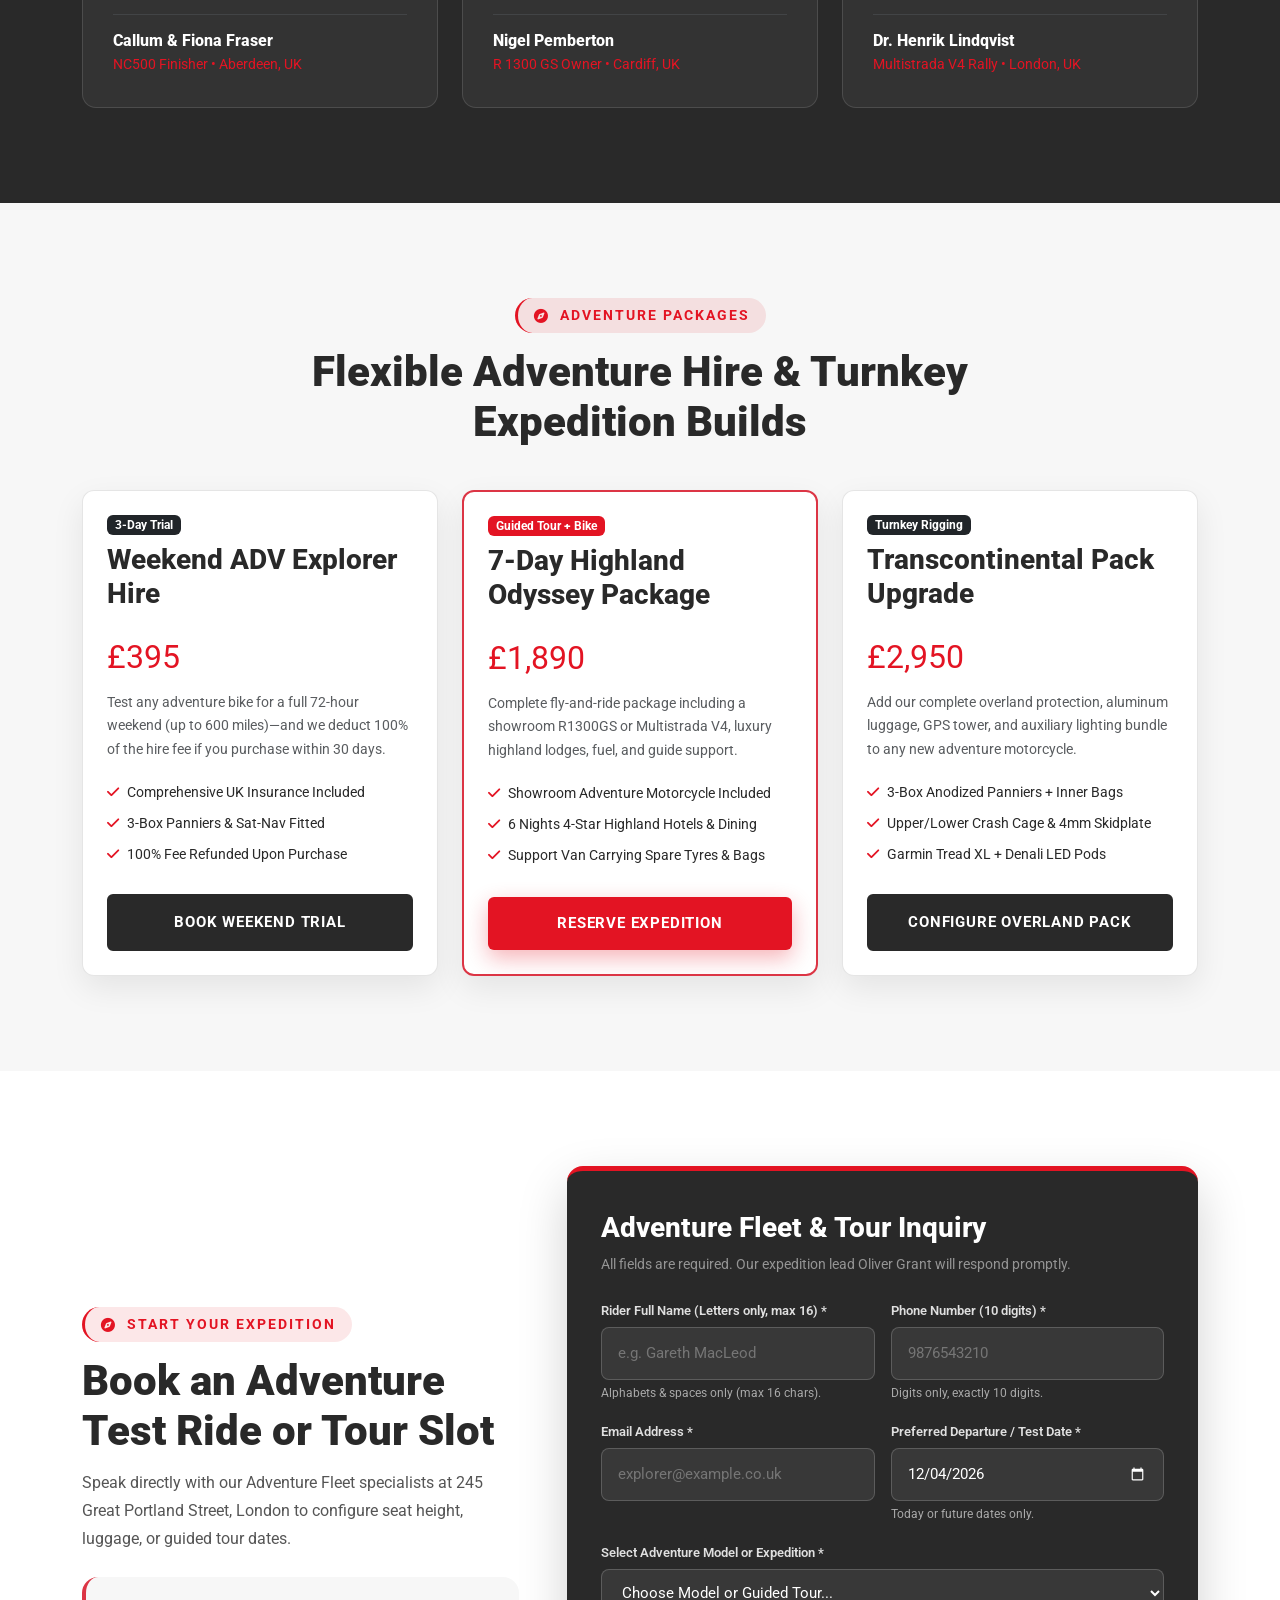
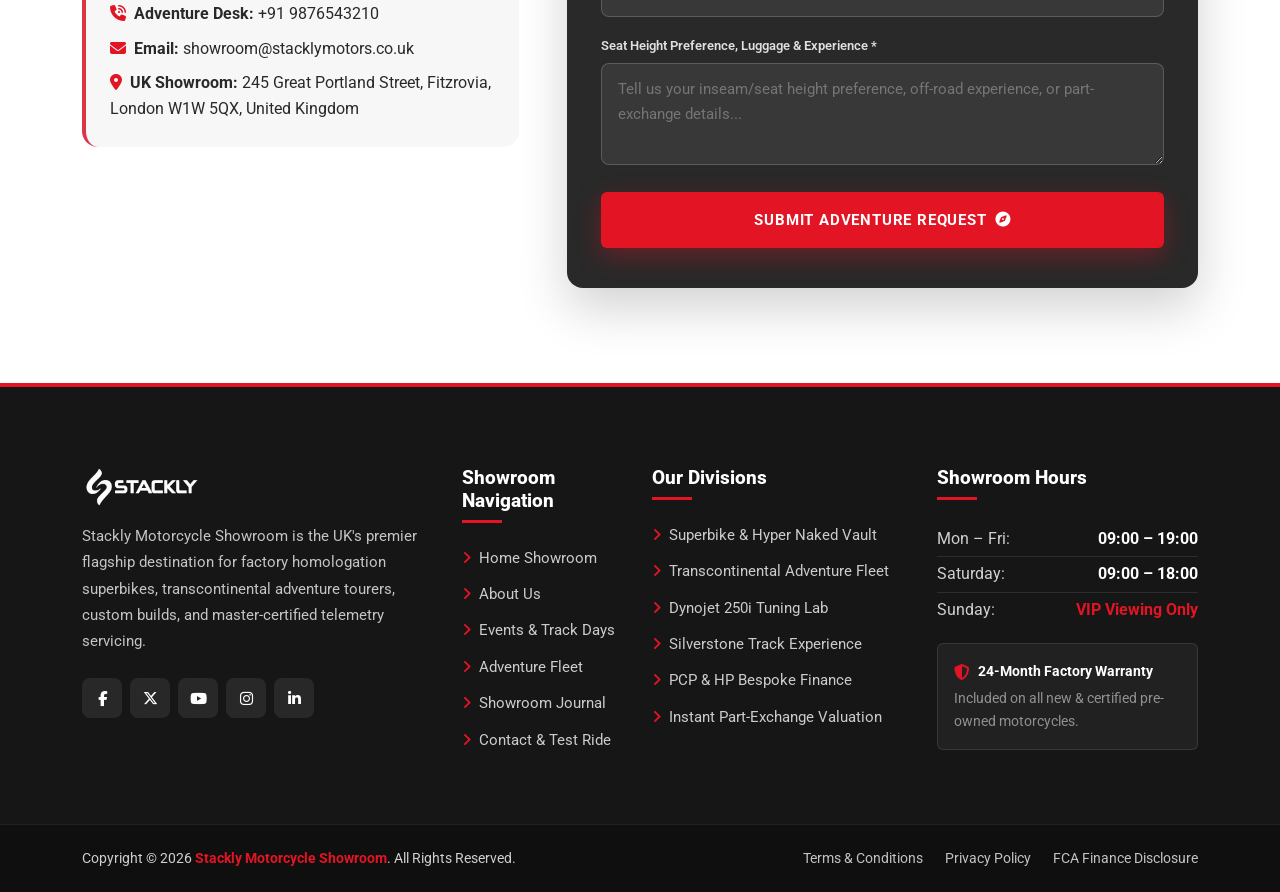
<file: pages/adventure.html>
<!doctype html>
<html lang="en">
  <head>
    <meta charset="UTF-8" />
    <meta name="viewport" content="width=device-width, initial-scale=1.0" />
    <meta
      name="description"
      content="Stackly Adventure Motorcycle Fleet & Guided Expeditions — Transcontinental adventure tourers, rally raid bikes, custom expedition outfitting, and UK tours."
    />
    <title>
      Adventure Fleet &amp; Guided Tours | Stackly Motorcycle Showroom
    </title>
    <!-- Favicon -->
    <link
      rel="icon"
      type="image/webp"
      href="../assets/images/logoStackly.webp"
    />
    <!-- Google Fonts: Roboto -->
    <link rel="preconnect" href="https://fonts.googleapis.com" />
    <link rel="preconnect" href="https://fonts.gstatic.com" crossorigin />
    <link
      href="https://fonts.googleapis.com/css2?family=Roboto:ital,wght@0,300;0,400;0,500;0,700;0,900;1,400&display=swap"
      rel="stylesheet"
    />
    <!-- Bootstrap 5.3.3 CSS -->
    <link
      href="https://cdn.jsdelivr.net/npm/bootstrap@5.3.3/dist/css/bootstrap.min.css"
      rel="stylesheet"
    />
    <!-- Latest Font Awesome 6.6.0 CDN -->
    <link
      rel="stylesheet"
      href="https://cdnjs.cloudflare.com/ajax/libs/font-awesome/6.6.0/css/all.min.css"
    />
    <!-- Common & Page-Specific Stylesheets -->
    <link rel="stylesheet" href="../assets/css/styles.css" />
    <link rel="stylesheet" href="../assets/css/adventure.css" />
  </head>
  <body>
    <div class="page-wrapper">
      <!-- Common Header Component -->
      <div id="header-component"></div>

      <!-- ==================================================================
	     SECTION 1: Unified Inner Page Banner with Breadcrumbs
	     ================================================================== -->
      <section
        class="page-banner adventure-banner-bg"
        data-scroll-section="adv-banner"
        aria-label="Adventure Page Banner"
      >
        <div class="container">
          <nav class="breadcrumb-nav" aria-label="Breadcrumb">
            <a href="../index.html"
              ><i class="fa-solid fa-house me-1"></i>Motorcycle Showroom</a
            >
            <span class="sep"><i class="fa-solid fa-angles-right"></i></span>
            <span class="current">Adventure Fleet &amp; Expeditions</span>
          </nav>
          <h1 class="page-banner_title">
            Adventure <span class="text-main">Showroom</span> &amp; Tours
          </h1>
          <p class="page-banner_desc">
            Explore our transcontinental dual-sport and rally-raid motorcycle
            collection at 245 Great Portland Street, London—complete with custom
            expedition outfitting and guided UK &amp; European tours.
          </p>
        </div>
      </section>

      <!-- ==================================================================
	     SECTION 2: Adventure & Dual-Sport Showroom Overview (.adv-overview-sec)
	     ================================================================== -->
      <section class="adv-overview-sec" data-scroll-section="adv-overview">
        <div class="container">
          <div class="row align-items-center g-5">
            <div class="col-lg-6">
              <div class="adv-overview-img">
                <span class="adv-terrain-badge"
                  ><i class="fa-solid fa-compass me-1"></i> Expedition Ready
                  Division</span
                >
                <img
                  src="../assets/images/adventure/adv-overview.webp"
                  alt="Stackly Adventure Touring Motorcycle Division"
                />
              </div>
            </div>
            <div class="col-lg-6">
              <div class="sec-title mb-4">
                <div class="sec-title_title">
                  <i class="fa-solid fa-mountain-sun"></i> Built for the Unpaved
                  World
                </div>
                <h2 class="sec-title_heading">
                  Where Tarmac Ends, True Motorcycling Begins.
                </h2>
                <div class="sec-title_text">
                  Our dedicated Adventure Wing in Fitzrovia stocks fully
                  prepared long-range touring and rally motorcycles. Whether you
                  are planning a 500-mile weekend across the Scottish Highlands
                  or a trans-continental expedition, our specialists configure
                  every bike with tubeless spoked wheels, skid plates, and
                  heated ergonomics.
                </div>
              </div>
              <div class="row g-3 mb-4">
                <div class="col-sm-6">
                  <div
                    class="p-3 rounded bg-color-three border-start border-4 border-danger"
                  >
                    <h6 class="mb-1">30L+ Fuel Range</h6>
                    <p class="small text-muted mb-0">
                      Up to 380 miles per tank on our Rally Edition adventure
                      fleet.
                    </p>
                  </div>
                </div>
                <div class="col-sm-6">
                  <div
                    class="p-3 rounded bg-color-three border-start border-4 border-danger"
                  >
                    <h6 class="mb-1">Electronic Skyhook / DSA</h6>
                    <p class="small text-muted mb-0">
                      Automatic load-leveling suspension for pillion &amp; 3-box
                      panniers.
                    </p>
                  </div>
                </div>
              </div>
              <a href="#" class="theme-btn btn-style-one">
                <span class="btn-wrap">
                  <span class="text-one"
                    >Book Adventure Test Ride
                    <i class="fa-solid fa-arrow-right"></i
                  ></span>
                  <span class="text-two"
                    >Book Adventure Test Ride
                    <i class="fa-solid fa-arrow-right"></i
                  ></span>
                </span>
              </a>
            </div>
          </div>
        </div>
      </section>

      <!-- ==================================================================
	     SECTION 3: Adventure & Rally Motorcycle Fleet (.adv-fleet-sec)
	     ================================================================== -->
      <section class="adv-fleet-sec" data-scroll-section="adv-fleet">
        <div class="container">
          <div class="sec-title centered">
            <div class="sec-title_title">
              <i class="fa-solid fa-motorcycle"></i> Adventure Showroom
              Inventory
            </div>
            <h2 class="sec-title_heading">
              Inspect Our 2026 Adventure &amp; Dual-Sport Fleet
            </h2>
            <div class="sec-title_text">
              Available for immediate purchase, PCP finance, or expedition
              preparation at 245 Great Portland Street, London.
            </div>
          </div>

          <div class="row g-4">
            <!-- ADV Bike 1 -->
            <div class="col-lg-4 col-md-6">
              <div class="showroom-card">
                <div class="card-img-wrap">
                  <span class="card-badge">Trophy Edition</span>
                  <span class="card-price-tag">£21,650</span>
                  <img
                    src="../assets/images/adventure/adv-bike-1.webp"
                    alt="2026 BMW R 1300 GS Trophy"
                  />
                </div>
                <div class="card-body-content">
                  <h4>2026 R 1300 GS Trophy Expedition</h4>
                  <p>
                    Boxer twin icon with Dynamic Suspension Adjustment (DSA),
                    Matrix LED headlight, and gold cross-spoked wheels.
                  </p>
                  <div class="bike-specs-grid">
                    <div class="bike-spec-pill">
                      <span>Engine</span><strong>1,300 cc</strong>
                    </div>
                    <div class="bike-spec-pill">
                      <span>Power</span><strong>145 BHP</strong>
                    </div>
                    <div class="bike-spec-pill">
                      <span>Travel</span><strong>210 mm</strong>
                    </div>
                  </div>
                  <div class="card-footer-meta">
                    <span class="small fw-bold text-success"
                      >Panniers Included</span
                    >
                    <a href="#" class="btn-outline-theme"
                      >Test Ride <i class="fa-solid fa-angle-right"></i
                    ></a>
                  </div>
                </div>
              </div>
            </div>

            <!-- ADV Bike 2 -->
            <div class="col-lg-4 col-md-6">
              <div class="showroom-card">
                <div class="card-img-wrap">
                  <span class="card-badge">30L Rally Tank</span>
                  <span class="card-price-tag">£25,490</span>
                  <img
                    src="../assets/images/adventure/adv-bike-2.webp"
                    alt="2026 Ducati Multistrada V4 Rally"
                  />
                </div>
                <div class="card-body-content">
                  <h4>2026 Multistrada V4 Rally Radar</h4>
                  <p>
                    Granturismo V4 engine with 37,000-mile valve service
                    intervals, front/rear radar blind-spot detection, and Enduro
                    mode.
                  </p>
                  <div class="bike-specs-grid">
                    <div class="bike-spec-pill">
                      <span>Engine</span><strong>1,158 cc</strong>
                    </div>
                    <div class="bike-spec-pill">
                      <span>Power</span><strong>170 BHP</strong>
                    </div>
                    <div class="bike-spec-pill">
                      <span>Tank</span><strong>30 Litres</strong>
                    </div>
                  </div>
                  <div class="card-footer-meta">
                    <span class="small fw-bold text-success"
                      >In London Vault</span
                    >
                    <a href="#" class="btn-outline-theme"
                      >Test Ride <i class="fa-solid fa-angle-right"></i
                    ></a>
                  </div>
                </div>
              </div>
            </div>

            <!-- ADV Bike 3 -->
            <div class="col-lg-4 col-md-6">
              <div class="showroom-card">
                <div class="card-img-wrap">
                  <span class="card-badge">British Flagship</span>
                  <span class="card-price-tag">£20,800</span>
                  <img
                    src="../assets/images/adventure/adv-bike-3.webp"
                    alt="2026 Triumph Tiger 1200 Rally Explorer"
                  />
                </div>
                <div class="card-body-content">
                  <h4>2026 Tiger 1200 Rally Explorer</h4>
                  <p>
                    T-plane triple character with Showa semi-active 220mm
                    suspension, 21-inch front wheel, and heated rider/pillion
                    seats.
                  </p>
                  <div class="bike-specs-grid">
                    <div class="bike-spec-pill">
                      <span>Engine</span><strong>1,160 cc</strong>
                    </div>
                    <div class="bike-spec-pill">
                      <span>Power</span><strong>148 BHP</strong>
                    </div>
                    <div class="bike-spec-pill">
                      <span>Tank</span><strong>30 Litres</strong>
                    </div>
                  </div>
                  <div class="card-footer-meta">
                    <span class="small fw-bold text-success"
                      >In London Vault</span
                    >
                    <a href="#" class="btn-outline-theme"
                      >Test Ride <i class="fa-solid fa-angle-right"></i
                    ></a>
                  </div>
                </div>
              </div>
            </div>

            <!-- ADV Bike 4 -->
            <div class="col-lg-4 col-md-6">
              <div class="showroom-card">
                <div class="card-img-wrap">
                  <span class="card-badge">Rally Bred</span>
                  <span class="card-price-tag">£18,950</span>
                  <img
                    src="../assets/images/adventure/adv-bike-4.webp"
                    alt="2026 KTM 1290 Super Adventure R"
                  />
                </div>
                <div class="card-body-content">
                  <h4>2026 1290 Super Adventure R</h4>
                  <p>
                    WP XPLOR 48mm split cartridge forks, bridged-box swingarm,
                    and low-slung three-part fuel cell for desert stability.
                  </p>
                  <div class="bike-specs-grid">
                    <div class="bike-spec-pill">
                      <span>Engine</span><strong>1,301 cc</strong>
                    </div>
                    <div class="bike-spec-pill">
                      <span>Power</span><strong>160 BHP</strong>
                    </div>
                    <div class="bike-spec-pill">
                      <span>Travel</span><strong>240 mm</strong>
                    </div>
                  </div>
                  <div class="card-footer-meta">
                    <span class="small fw-bold text-success"
                      >In London Vault</span
                    >
                    <a href="#" class="btn-outline-theme"
                      >Test Ride <i class="fa-solid fa-angle-right"></i
                    ></a>
                  </div>
                </div>
              </div>
            </div>

            <!-- ADV Bike 5 -->
            <div class="col-lg-4 col-md-6">
              <div class="showroom-card">
                <div class="card-img-wrap">
                  <span class="card-badge">DCT Automatic</span>
                  <span class="card-price-tag">£16,750</span>
                  <img
                    src="../assets/images/adventure/adv-bike-5.webp"
                    alt="2026 Honda CRF1100L Africa Twin Adventure Sports"
                  />
                </div>
                <div class="card-body-content">
                  <h4>2026 Africa Twin Adventure Sports ES</h4>
                  <p>
                    Dual-Clutch Transmission with G-switch off-road traction,
                    Showa EERA electronic suspension, and Apple CarPlay TFT.
                  </p>
                  <div class="bike-specs-grid">
                    <div class="bike-spec-pill">
                      <span>Engine</span><strong>1,084 cc</strong>
                    </div>
                    <div class="bike-spec-pill">
                      <span>Torque</span><strong>112 Nm</strong>
                    </div>
                    <div class="bike-spec-pill">
                      <span>Tank</span><strong>24.8 L</strong>
                    </div>
                  </div>
                  <div class="card-footer-meta">
                    <span class="small fw-bold text-success"
                      >In London Vault</span
                    >
                    <a href="#" class="btn-outline-theme"
                      >Test Ride <i class="fa-solid fa-angle-right"></i
                    ></a>
                  </div>
                </div>
              </div>
            </div>

            <!-- ADV Bike 6 -->
            <div class="col-lg-4 col-md-6">
              <div class="showroom-card">
                <div class="card-img-wrap">
                  <span class="card-badge">Middleweight Rally</span>
                  <span class="card-price-tag">£13,200</span>
                  <img
                    src="../assets/images/adventure/adv-bike-6.webp"
                    alt="2026 Yamaha Tenere 700 World Raid"
                  />
                </div>
                <div class="card-body-content">
                  <h4>2026 Ténéré 700 World Raid Spec</h4>
                  <p>
                    Twin side-mounted 23-litre rally tanks, Ohlins adjustable
                    steering damper, and pure mechanical CP2 reliability.
                  </p>
                  <div class="bike-specs-grid">
                    <div class="bike-spec-pill">
                      <span>Engine</span><strong>689 cc</strong>
                    </div>
                    <div class="bike-spec-pill">
                      <span>Travel</span><strong>230 mm</strong>
                    </div>
                    <div class="bike-spec-pill">
                      <span>Range</span><strong>310 mi</strong>
                    </div>
                  </div>
                  <div class="card-footer-meta">
                    <span class="small fw-bold text-success"
                      >In London Vault</span
                    >
                    <a href="#" class="btn-outline-theme"
                      >Test Ride <i class="fa-solid fa-angle-right"></i
                    ></a>
                  </div>
                </div>
              </div>
            </div>
          </div>
        </div>
      </section>

      <!-- ==================================================================
	     SECTION 4: Guided UK & European Motorcycle Expeditions (.adv-expeditions-sec)
	     ================================================================== -->
      <section
        class="adv-expeditions-sec"
        data-scroll-section="adv-expeditions"
      >
        <div class="container">
          <div class="sec-title centered">
            <div class="sec-title_title">
              <i class="fa-solid fa-map-location-dot"></i> Guided Showroom
              Expeditions
            </div>
            <h2 class="sec-title_heading">
              Ride With Our Support Team Across Iconic Routes
            </h2>
          </div>

          <div class="row g-4">
            <div class="col-lg-4 col-md-6">
              <div class="showroom-card">
                <div class="card-img-wrap">
                  <span class="card-badge">5 Days • 780 Miles</span>
                  <img
                    src="../assets/images/adventure/tour-scotland.webp"
                    alt="Scottish Highlands NC500 Expedition"
                  />
                </div>
                <div class="card-body-content">
                  <h4>Scottish Highlands NC500 Odyssey</h4>
                  <p>
                    Conquer Applecross Pass, Durness coastal cliffs, and
                    single-track glens with boutique highland hotel stays and
                    support van.
                  </p>
                  <div class="card-footer-meta">
                    <span class="fw-bold text-main">£1,450 All-Inclusive</span>
                    <a href="#" class="text-dark fw-bold"
                      >Reserve Tour <i class="fa-solid fa-arrow-right ms-1"></i
                    ></a>
                  </div>
                </div>
              </div>
            </div>

            <div class="col-lg-4 col-md-6">
              <div class="showroom-card">
                <div class="card-img-wrap">
                  <span class="card-badge">3 Days • Off-Road Trail</span>
                  <img
                    src="../assets/images/adventure/tour-wales.webp"
                    alt="Welsh Cambrian Mountain Gravel Rally"
                  />
                </div>
                <div class="card-body-content">
                  <h4>Welsh Cambrian Mountain Gravel Rally</h4>
                  <p>
                    Master fire roads, river fords, and slate trails across
                    Mid-Wales with off-road coaching by Hannah Mercer.
                  </p>
                  <div class="card-footer-meta">
                    <span class="fw-bold text-main">£890 All-Inclusive</span>
                    <a href="#" class="text-dark fw-bold"
                      >Reserve Tour <i class="fa-solid fa-arrow-right ms-1"></i
                    ></a>
                  </div>
                </div>
              </div>
            </div>

            <div class="col-lg-4 col-md-6">
              <div class="showroom-card">
                <div class="card-img-wrap">
                  <span class="card-badge">4 Days • Mountain Passes</span>
                  <img
                    src="../assets/images/adventure/tour-lakes.webp"
                    alt="Lake District Hardknott & Wrynose Pass Tour"
                  />
                </div>
                <div class="card-body-content">
                  <h4>Lake District &amp; Yorkshire Dales Passes</h4>
                  <p>
                    Tackle the 30% gradients of Hardknott Pass, Wrynose Pass,
                    and Buttertubs with telemetry support and lakeside dining.
                  </p>
                  <div class="card-footer-meta">
                    <span class="fw-bold text-main">£1,120 All-Inclusive</span>
                    <a href="#" class="text-dark fw-bold"
                      >Reserve Tour <i class="fa-solid fa-arrow-right ms-1"></i
                    ></a>
                  </div>
                </div>
              </div>
            </div>
          </div>
        </div>
      </section>

      <!-- ==================================================================
	     SECTION 5: Expedition Terrain & Capability Matrix (.adv-terrain-sec)
	     ================================================================== -->
      <section class="adv-terrain-sec" data-scroll-section="adv-terrain">
        <div class="container">
          <div class="sec-title light centered">
            <div class="sec-title_title">
              <i class="fa-solid fa-sliders"></i> Terrain Engineering
            </div>
            <h2 class="sec-title_heading">
              How We Calibrate Your Adventure Bike for Every Surface
            </h2>
          </div>

          <div class="row g-4">
            <div class="col-lg-3 col-md-6">
              <div class="terrain-matrix-card">
                <i class="fa-solid fa-road text-main fs-2 mb-3"></i>
                <h4 class="text-white">High-Speed Tour</h4>
                <p class="small text-white-50">
                  Radar cruise control, tall touring screen, and firm electronic
                  damping for effortless 500-mile days.
                </p>
                <div class="d-flex justify-content-between small">
                  <span>Comfort Rating</span><strong>98%</strong>
                </div>
                <div class="terrain-progress-bar">
                  <div class="terrain-progress-fill" style="width: 98%"></div>
                </div>
              </div>
            </div>
            <div class="col-lg-3 col-md-6">
              <div class="terrain-matrix-card">
                <i class="fa-solid fa-mountain text-main fs-2 mb-3"></i>
                <h4 class="text-white">Gravel &amp; Fire Roads</h4>
                <p class="small text-white-50">
                  Rear ABS off-road mode enabled, 50/50 knotted tyres, and
                  progressive traction control intervention.
                </p>
                <div class="d-flex justify-content-between small">
                  <span>Traction Rating</span><strong>95%</strong>
                </div>
                <div class="terrain-progress-bar">
                  <div class="terrain-progress-fill" style="width: 95%"></div>
                </div>
              </div>
            </div>
            <div class="col-lg-3 col-md-6">
              <div class="terrain-matrix-card">
                <i class="fa-solid fa-water text-main fs-2 mb-3"></i>
                <h4 class="text-white">River &amp; Mud Crossings</h4>
                <p class="small text-white-50">
                  High-mounted snorkel air intake, waterproof IP68 electronics,
                  and wide serrated enduro footpegs.
                </p>
                <div class="d-flex justify-content-between small">
                  <span>Wading Depth</span><strong>750 mm</strong>
                </div>
                <div class="terrain-progress-bar">
                  <div class="terrain-progress-fill" style="width: 92%"></div>
                </div>
              </div>
            </div>
            <div class="col-lg-3 col-md-6">
              <div class="terrain-matrix-card">
                <i class="fa-solid fa-snowflake text-main fs-2 mb-3"></i>
                <h4 class="text-white">Sub-Zero Alpine</h4>
                <p class="small text-white-50">
                  Dual-zone heated grips &amp; seats, auxiliaryKeis power
                  outlets, and barkbuster storm handguards.
                </p>
                <div class="d-flex justify-content-between small">
                  <span>Thermal Shield</span><strong>96%</strong>
                </div>
                <div class="terrain-progress-bar">
                  <div class="terrain-progress-fill" style="width: 96%"></div>
                </div>
              </div>
            </div>
          </div>
        </div>
      </section>

      <!-- ==================================================================
	     SECTION 6: Adventure Bike Custom Outfitting (.adv-outfitting-sec)
	     ================================================================== -->
      <section class="adv-outfitting-sec" data-scroll-section="adv-outfitting">
        <div class="container">
          <div class="sec-title centered">
            <div class="sec-title_title">
              <i class="fa-solid fa-toolbox"></i> Showroom Expedition Rigging
            </div>
            <h2 class="sec-title_heading">
              Factory-Fitted Adventure Accessories &amp; Armor
            </h2>
          </div>

          <div class="row g-4">
            <div class="col-lg-4 col-md-6">
              <div class="showroom-card">
                <div class="card-img-wrap">
                  <span class="card-badge">112-Litre Capacity</span>
                  <img
                    src="../assets/images/adventure/outfit-luggage.webp"
                    alt="Anodized Aluminum Pannier System"
                  />
                </div>
                <div class="card-body-content">
                  <h4>Anodized 2mm Aluminum 3-Box Panniers</h4>
                  <p>
                    Dustproof, TIG-welded expedition cases with quick-release
                    stainless steel racks and single-key locking.
                  </p>
                  <div class="card-footer-meta">
                    <span class="fw-bold text-main">£1,290 Fitted</span>
                    <a href="#" class="text-dark fw-bold"
                      >Add to Build <i class="fa-solid fa-plus ms-1"></i
                    ></a>
                  </div>
                </div>
              </div>
            </div>

            <div class="col-lg-4 col-md-6">
              <div class="showroom-card">
                <div class="card-img-wrap">
                  <span class="card-badge">Satellite Waypoint</span>
                  <img
                    src="../assets/images/adventure/outfit-nav.webp"
                    alt="Rally Tower GPS and Roadbook Navigation"
                  />
                </div>
                <div class="card-body-content">
                  <h4>Carbon Rally Tower &amp; Garmin Tread XL</h4>
                  <p>
                    CNC billet navigation mount with SOS satellite inReach
                    communicator and handlebar scroll controller.
                  </p>
                  <div class="card-footer-meta">
                    <span class="fw-bold text-main">£980 Fitted</span>
                    <a href="#" class="text-dark fw-bold"
                      >Add to Build <i class="fa-solid fa-plus ms-1"></i
                    ></a>
                  </div>
                </div>
              </div>
            </div>

            <div class="col-lg-4 col-md-6">
              <div class="showroom-card">
                <div class="card-img-wrap">
                  <span class="card-badge">Full Engine Cage</span>
                  <img
                    src="../assets/images/adventure/outfit-armor.webp"
                    alt="4mm Bash Plate and Upper Crash Bars"
                  />
                </div>
                <div class="card-body-content">
                  <h4>4mm Bash Plate &amp; Titanium Crash Cage</h4>
                  <p>
                    Protects sump, water pump, and radiator shrouds against rock
                    strikes with integrated DENALI D7 LED pods.
                  </p>
                  <div class="card-footer-meta">
                    <span class="fw-bold text-main">£1,150 Fitted</span>
                    <a href="#" class="text-dark fw-bold"
                      >Add to Build <i class="fa-solid fa-plus ms-1"></i
                    ></a>
                  </div>
                </div>
              </div>
            </div>
          </div>
        </div>
      </section>

      <!-- ==================================================================
	     SECTION 7: Essential Adventure Rider Gear Checklist (.adv-gear-checklist-sec)
	     ================================================================== -->
      <section
        class="adv-gear-checklist-sec"
        data-scroll-section="adv-checklist"
      >
        <div class="container">
          <div class="sec-title centered">
            <div class="sec-title_title">
              <i class="fa-solid fa-list-check"></i> Expedition Preparation
            </div>
            <h2 class="sec-title_heading">
              Essential Kit Recommended by Our Tour Guides
            </h2>
          </div>

          <div class="row g-4">
            <div class="col-lg-3 col-md-6">
              <div class="checklist-box">
                <h5 class="mb-2">
                  <i class="fa-solid fa-helmet-safety text-main me-2"></i>Peaked
                  ADV Helmet
                </h5>
                <p class="small text-muted mb-0">
                  Pinlock anti-fog visor, high-flow chin vent, and integrated
                  Mesh intercom for group communication.
                </p>
              </div>
            </div>
            <div class="col-lg-3 col-md-6">
              <div class="checklist-box">
                <h5 class="mb-2">
                  <i class="fa-solid fa-shirt text-main me-2"></i>3-Layer
                  Gore-Tex Pro
                </h5>
                <p class="small text-muted mb-0">
                  Laminated waterproof outer shell with D3O Level 2 limb armor
                  and chest ventilation zips.
                </p>
              </div>
            </div>
            <div class="col-lg-3 col-md-6">
              <div class="checklist-box">
                <h5 class="mb-2">
                  <i class="fa-solid fa-socks text-main me-2"></i>Enduro Hinge
                  Boots
                </h5>
                <p class="small text-muted mb-0">
                  Dual-pivot shin/ankle protection with cleated Vibram soles for
                  traction when footing on loose shale.
                </p>
              </div>
            </div>
            <div class="col-lg-3 col-md-6">
              <div class="checklist-box">
                <h5 class="mb-2">
                  <i class="fa-solid fa-kit-medical text-main me-2"></i>Trail
                  Tool &amp; Tyre Kit
                </h5>
                <p class="small text-muted mb-0">
                  CO2/12V micro-compressor, tubeless plug kit, Torx bit roll,
                  and emergency satellite beacon.
                </p>
              </div>
            </div>
          </div>
        </div>
      </section>

      <!-- ==================================================================
	     SECTION 8: Expedition Rider Chronicles (.adv-chronicles-sec)
	     ================================================================== -->
      <section class="adv-chronicles-sec" data-scroll-section="adv-chronicles">
        <div class="container">
          <div class="sec-title light centered">
            <div class="sec-title_title">
              <i class="fa-solid fa-quote-left"></i> Expedition Stories
            </div>
            <h2 class="sec-title_heading">
              Reports From Riders Who Conquered the Trail With Us
            </h2>
          </div>

          <div class="row g-4">
            <div class="col-lg-4 col-md-6">
              <div class="testimonial-card">
                <div class="text-main mb-2">
                  <i class="fa-solid fa-star"></i
                  ><i class="fa-solid fa-star"></i
                  ><i class="fa-solid fa-star"></i
                  ><i class="fa-solid fa-star"></i
                  ><i class="fa-solid fa-star"></i>
                </div>
                <p class="text-white-50 flex-grow-1">
                  "Took delivery of my Tiger 1200 Rally Explorer on Friday at
                  Great Portland Street and joined Stackly's NC500 tour on
                  Monday. Flawless luggage setup and unforgettable Highland
                  camaraderie."
                </p>
                <div class="pt-3 border-top border-secondary border-opacity-25">
                  <h6 class="text-white mb-0">Callum &amp; Fiona Fraser</h6>
                  <small class="text-main">NC500 Finisher • Aberdeen, UK</small>
                </div>
              </div>
            </div>
            <div class="col-lg-4 col-md-6">
              <div class="testimonial-card">
                <div class="text-main mb-2">
                  <i class="fa-solid fa-star"></i
                  ><i class="fa-solid fa-star"></i
                  ><i class="fa-solid fa-star"></i
                  ><i class="fa-solid fa-star"></i
                  ><i class="fa-solid fa-star"></i>
                </div>
                <p class="text-white-50 flex-grow-1">
                  "Hannah's off-road coaching in the Welsh Cambrian Mountains
                  transformed how I handle a 240 kg adventure bike on wet
                  gravel. Worth every penny."
                </p>
                <div class="pt-3 border-top border-secondary border-opacity-25">
                  <h6 class="text-white mb-0">Nigel Pemberton</h6>
                  <small class="text-main">R 1300 GS Owner • Cardiff, UK</small>
                </div>
              </div>
            </div>
            <div class="col-lg-4 col-md-6">
              <div class="testimonial-card">
                <div class="text-main mb-2">
                  <i class="fa-solid fa-star"></i
                  ><i class="fa-solid fa-star"></i
                  ><i class="fa-solid fa-star"></i
                  ><i class="fa-solid fa-star"></i
                  ><i class="fa-solid fa-star"></i>
                </div>
                <p class="text-white-50 flex-grow-1">
                  "Stackly wired my Garmin Tread XL, auxiliary lights, and
                  heated vest harness cleanly into the CAN-bus system with zero
                  fault codes during a 3,000-mile Pyrenees trip."
                </p>
                <div class="pt-3 border-top border-secondary border-opacity-25">
                  <h6 class="text-white mb-0">Dr. Henrik Lindqvist</h6>
                  <small class="text-main"
                    >Multistrada V4 Rally • London, UK</small
                  >
                </div>
              </div>
            </div>
          </div>
        </div>
      </section>

      <!-- ==================================================================
	     SECTION 9: Adventure Fleet Hire & Expedition Packages (.adv-packages-sec)
	     ================================================================== -->
      <section class="adv-packages-sec" data-scroll-section="adv-packages">
        <div class="container">
          <div class="sec-title centered">
            <div class="sec-title_title">
              <i class="fa-solid fa-compass"></i> Adventure Packages
            </div>
            <h2 class="sec-title_heading">
              Flexible Adventure Hire &amp; Turnkey Expedition Builds
            </h2>
          </div>

          <div class="row g-4">
            <div class="col-lg-4 col-md-6">
              <div class="showroom-card p-4">
                <span class="badge bg-dark align-self-start mb-2"
                  >3-Day Trial</span
                >
                <h3>Weekend ADV Explorer Hire</h3>
                <div class="fs-2 fw-black text-main my-2">£395</div>
                <p class="text-muted small">
                  Test any adventure bike for a full 72-hour weekend (up to 600
                  miles)—and we deduct 100% of the hire fee if you purchase
                  within 30 days.
                </p>
                <ul class="small mb-4 flex-grow-1">
                  <li class="py-1">
                    <i class="fa-solid fa-check text-main me-2"></i
                    >Comprehensive UK Insurance Included
                  </li>
                  <li class="py-1">
                    <i class="fa-solid fa-check text-main me-2"></i>3-Box
                    Panniers &amp; Sat-Nav Fitted
                  </li>
                  <li class="py-1">
                    <i class="fa-solid fa-check text-main me-2"></i>100% Fee
                    Refunded Upon Purchase
                  </li>
                </ul>
                <a href="#" class="theme-btn btn-style-two w-100 mt-auto">
                  <span class="btn-wrap">
                    <span class="text-one">Book Weekend Trial</span>
                    <span class="text-two">Book Weekend Trial</span>
                  </span>
                </a>
              </div>
            </div>

            <div class="col-lg-4 col-md-6">
              <div class="showroom-card p-4 border-danger border-2">
                <span class="badge bg-main align-self-start mb-2"
                  >Guided Tour + Bike</span
                >
                <h3>7-Day Highland Odyssey Package</h3>
                <div class="fs-2 fw-black text-main my-2">£1,890</div>
                <p class="text-muted small">
                  Complete fly-and-ride package including a showroom R1300GS or
                  Multistrada V4, luxury highland lodges, fuel, and guide
                  support.
                </p>
                <ul class="small mb-4 flex-grow-1">
                  <li class="py-1">
                    <i class="fa-solid fa-check text-main me-2"></i>Showroom
                    Adventure Motorcycle Included
                  </li>
                  <li class="py-1">
                    <i class="fa-solid fa-check text-main me-2"></i>6 Nights
                    4-Star Highland Hotels &amp; Dining
                  </li>
                  <li class="py-1">
                    <i class="fa-solid fa-check text-main me-2"></i>Support Van
                    Carrying Spare Tyres &amp; Bags
                  </li>
                </ul>
                <a href="#" class="theme-btn btn-style-one w-100 mt-auto">
                  <span class="btn-wrap">
                    <span class="text-one">Reserve Expedition</span>
                    <span class="text-two">Reserve Expedition</span>
                  </span>
                </a>
              </div>
            </div>

            <div class="col-lg-4 col-md-6">
              <div class="showroom-card p-4">
                <span class="badge bg-dark align-self-start mb-2"
                  >Turnkey Rigging</span
                >
                <h3>Transcontinental Pack Upgrade</h3>
                <div class="fs-2 fw-black text-main my-2">£2,950</div>
                <p class="text-muted small">
                  Add our complete overland protection, aluminum luggage, GPS
                  tower, and auxiliary lighting bundle to any new adventure
                  motorcycle.
                </p>
                <ul class="small mb-4 flex-grow-1">
                  <li class="py-1">
                    <i class="fa-solid fa-check text-main me-2"></i>3-Box
                    Anodized Panniers + Inner Bags
                  </li>
                  <li class="py-1">
                    <i class="fa-solid fa-check text-main me-2"></i>Upper/Lower
                    Crash Cage &amp; 4mm Skidplate
                  </li>
                  <li class="py-1">
                    <i class="fa-solid fa-check text-main me-2"></i>Garmin Tread
                    XL + Denali LED Pods
                  </li>
                </ul>
                <a href="#" class="theme-btn btn-style-two w-100 mt-auto">
                  <span class="btn-wrap">
                    <span class="text-one">Configure Overland Pack</span>
                    <span class="text-two">Configure Overland Pack</span>
                  </span>
                </a>
              </div>
            </div>
          </div>
        </div>
      </section>

      <!-- ==================================================================
	     SECTION 10: Book Adventure Test Ride or Guided Expedition (.adv-booking-sec)
	     ================================================================== -->
      <section
        class="adv-booking-sec"
        id="advBookingSection"
        data-scroll-section="adv-booking"
      >
        <div class="container">
          <div class="row g-5 align-items-center">
            <div class="col-lg-5">
              <div class="sec-title mb-4">
                <div class="sec-title_title">
                  <i class="fa-solid fa-compass"></i> Start Your Expedition
                </div>
                <h2 class="sec-title_heading">
                  Book an Adventure Test Ride or Tour Slot
                </h2>
                <div class="sec-title_text">
                  Speak directly with our Adventure Fleet specialists at 245
                  Great Portland Street, London to configure seat height,
                  luggage, or guided tour dates.
                </div>
              </div>
              <div
                class="p-4 rounded-4 bg-color-three border-start border-4 border-danger"
              >
                <p class="mb-2">
                  <i class="fa-solid fa-phone-volume text-main me-2"></i
                  ><strong>Adventure Desk:</strong>
                  <a href="#">+91 9876543210</a>
                </p>
                <p class="mb-2">
                  <i class="fa-solid fa-envelope text-main me-2"></i
                  ><strong>Email:</strong>
                  <a href="#">showroom@stacklymotors.co.uk</a>
                </p>
                <p class="mb-0">
                  <i class="fa-solid fa-location-dot text-main me-2"></i
                  ><strong>UK Showroom:</strong> 245 Great Portland Street,
                  Fitzrovia, London W1W 5QX, United Kingdom
                </p>
              </div>
            </div>

            <div class="col-lg-7">
              <div class="faq-one_form-outer">
                <h3 class="faq-one_form-title">
                  Adventure Fleet &amp; Tour Inquiry
                </h3>
                <p class="text-white-50 small mb-4">
                  All fields are required. Our expedition lead Oliver Grant will
                  respond promptly.
                </p>
                <div class="default-form">
                  <form
                    id="adventureBookingForm"
                    class="stackly-validated-form"
                    novalidate
                  >
                    <div class="row g-3">
                      <div class="col-md-6">
                        <div class="form-group">
                          <label for="advUsername"
                            >Rider Full Name (Letters only, max 16) *</label
                          >
                          <input
                            type="text"
                            id="advUsername"
                            name="username"
                            class="username-field"
                            placeholder="e.g. Gareth MacLeod"
                            maxlength="16"
                            required
                            autocomplete="name"
                          />
                          <span class="form-hint"
                            >Alphabets &amp; spaces only (max 16 chars).</span
                          >
                        </div>
                      </div>
                      <div class="col-md-6">
                        <div class="form-group">
                          <label for="advPhone"
                            >Phone Number (10 digits) *</label
                          >
                          <input
                            type="tel"
                            id="advPhone"
                            name="phone"
                            class="number-field"
                            placeholder="9876543210"
                            minlength="10"
                            maxlength="10"
                            pattern="[0-9]{10}"
                            required
                            autocomplete="tel"
                          />
                          <span class="form-hint"
                            >Digits only, exactly 10 digits.</span
                          >
                        </div>
                      </div>
                    </div>
                    <div class="row g-3">
                      <div class="col-md-6">
                        <div class="form-group">
                          <label for="advEmail">Email Address *</label>
                          <input
                            type="email"
                            id="advEmail"
                            name="email"
                            placeholder="explorer@example.co.uk"
                            required
                            autocomplete="email"
                          />
                        </div>
                      </div>
                      <div class="col-md-6">
                        <div class="form-group">
                          <label for="advDate"
                            >Preferred Departure / Test Date *</label
                          >
                          <input
                            type="date"
                            id="advDate"
                            name="adventure_date"
                            class="date-field"
                            required
                          />
                          <span class="form-hint"
                            >Today or future dates only.</span
                          >
                        </div>
                      </div>
                    </div>
                    <div class="form-group">
                      <label for="advSelection"
                        >Select Adventure Model or Expedition *</label
                      >
                      <select id="advSelection" name="adventure_model" required>
                        <option value="" disabled selected>
                          Choose Model or Guided Tour...
                        </option>
                        <option value="2026 BMW R 1300 GS Trophy">
                          2026 R 1300 GS Trophy Expedition
                        </option>
                        <option value="2026 Ducati Multistrada V4 Rally">
                          2026 Multistrada V4 Rally 30L
                        </option>
                        <option value="2026 Triumph Tiger 1200 Rally Explorer">
                          2026 Tiger 1200 Rally Explorer
                        </option>
                        <option value="2026 KTM 1290 Super Adventure R">
                          2026 1290 Super Adventure R
                        </option>
                        <option value="Scottish Highlands NC500 Odyssey Tour">
                          Scottish Highlands NC500 Guided Tour
                        </option>
                        <option value="Welsh Cambrian Gravel Rally Tour">
                          Welsh Cambrian Gravel Rally Tour
                        </option>
                      </select>
                    </div>
                    <div class="form-group">
                      <label for="advNotes"
                        >Seat Height Preference, Luggage &amp; Experience
                        *</label
                      >
                      <textarea
                        id="advNotes"
                        name="message"
                        rows="3"
                        placeholder="Tell us your inseam/seat height preference, off-road experience, or part-exchange details..."
                        required
                      ></textarea>
                    </div>
                    <button type="submit" class="template-btn btn-style-three">
                      <span class="btn-wrap">
                        <span class="text-one"
                          >Submit Adventure Request
                          <i class="fa-solid fa-compass"></i
                        ></span>
                        <span class="text-two"
                          >Submit Adventure Request
                          <i class="fa-solid fa-compass"></i
                        ></span>
                      </span>
                    </button>
                  </form>
                </div>
              </div>
            </div>
          </div>
        </div>
      </section>

      <!-- Common Footer Component -->
      <div id="footer-component"></div>
    </div>

    <!-- Bootstrap 5.3.3 JS Bundle -->
    <script src="https://cdn.jsdelivr.net/npm/bootstrap@5.3.3/dist/js/bootstrap.bundle.min.js"></script>
    <!-- Common & Interactive Theme Script -->
    <script src="../assets/js/script.js"></script>
  </body>
</html>
</file>
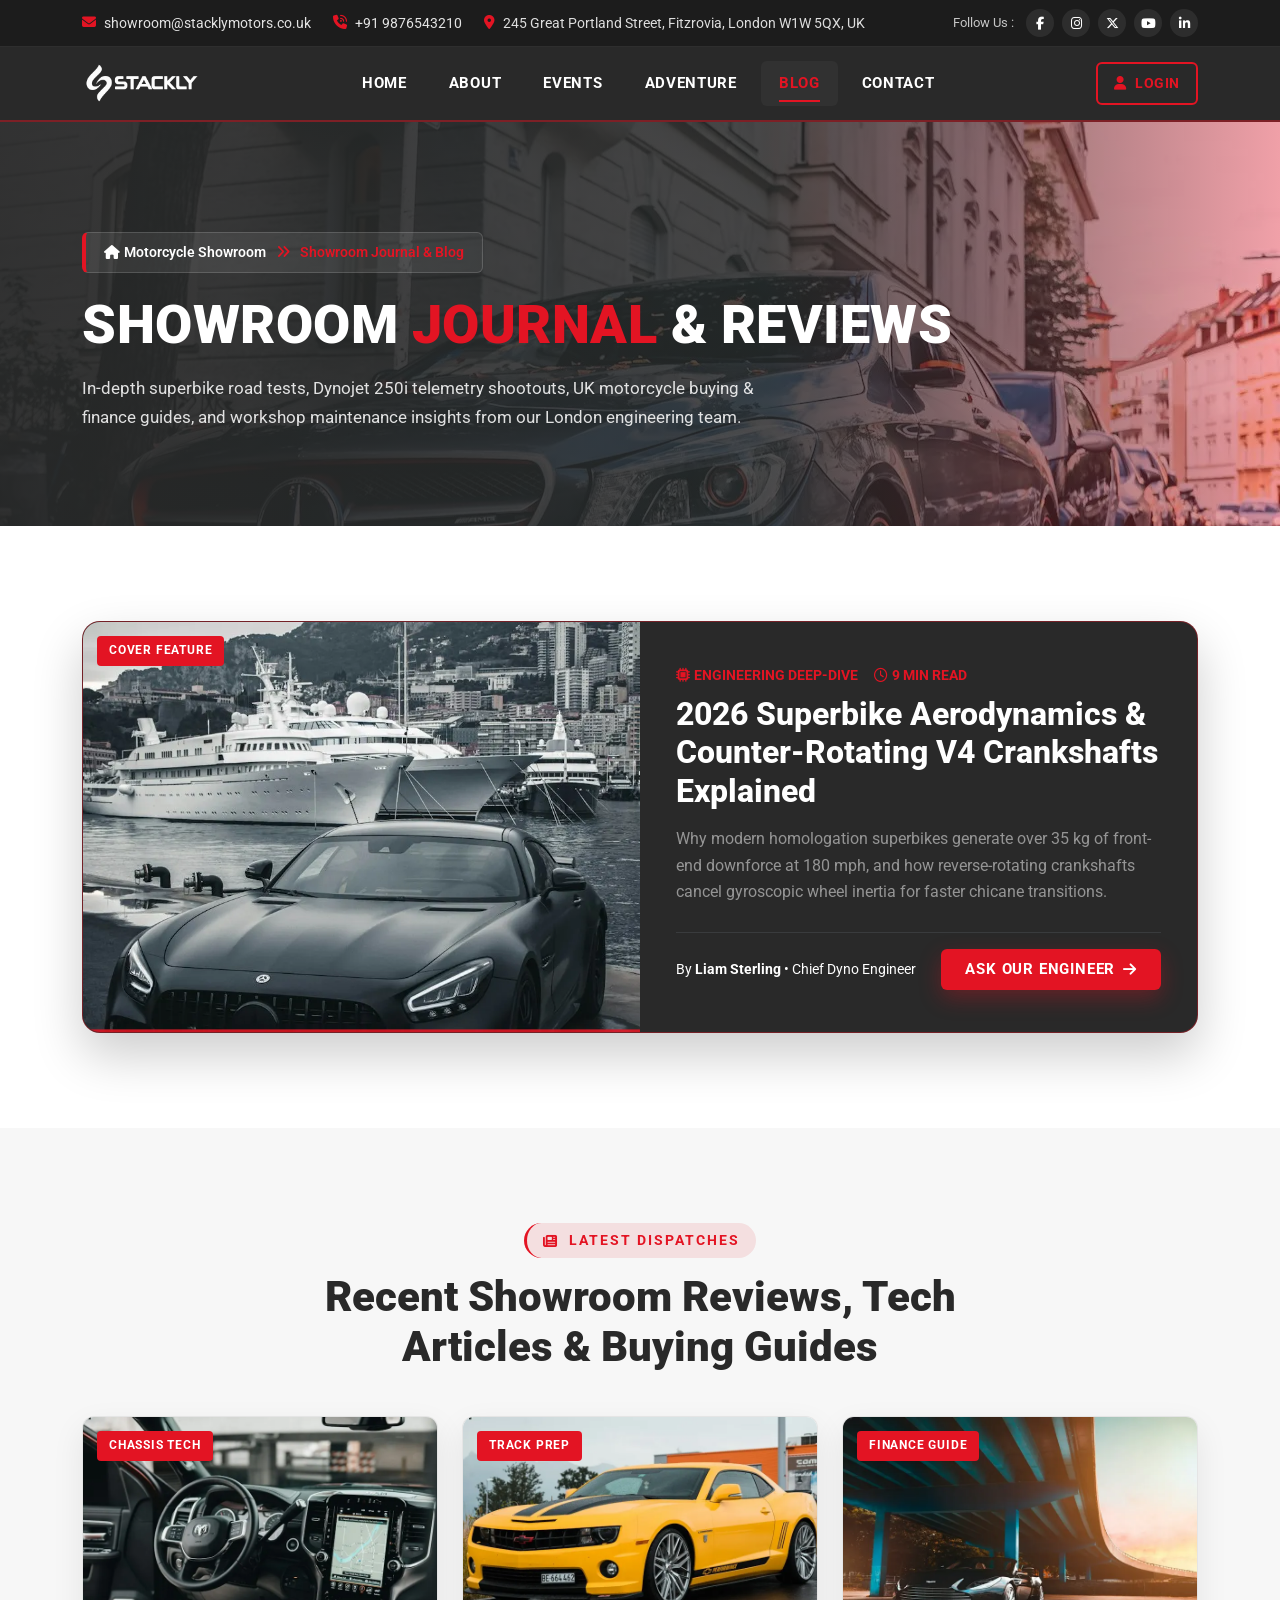
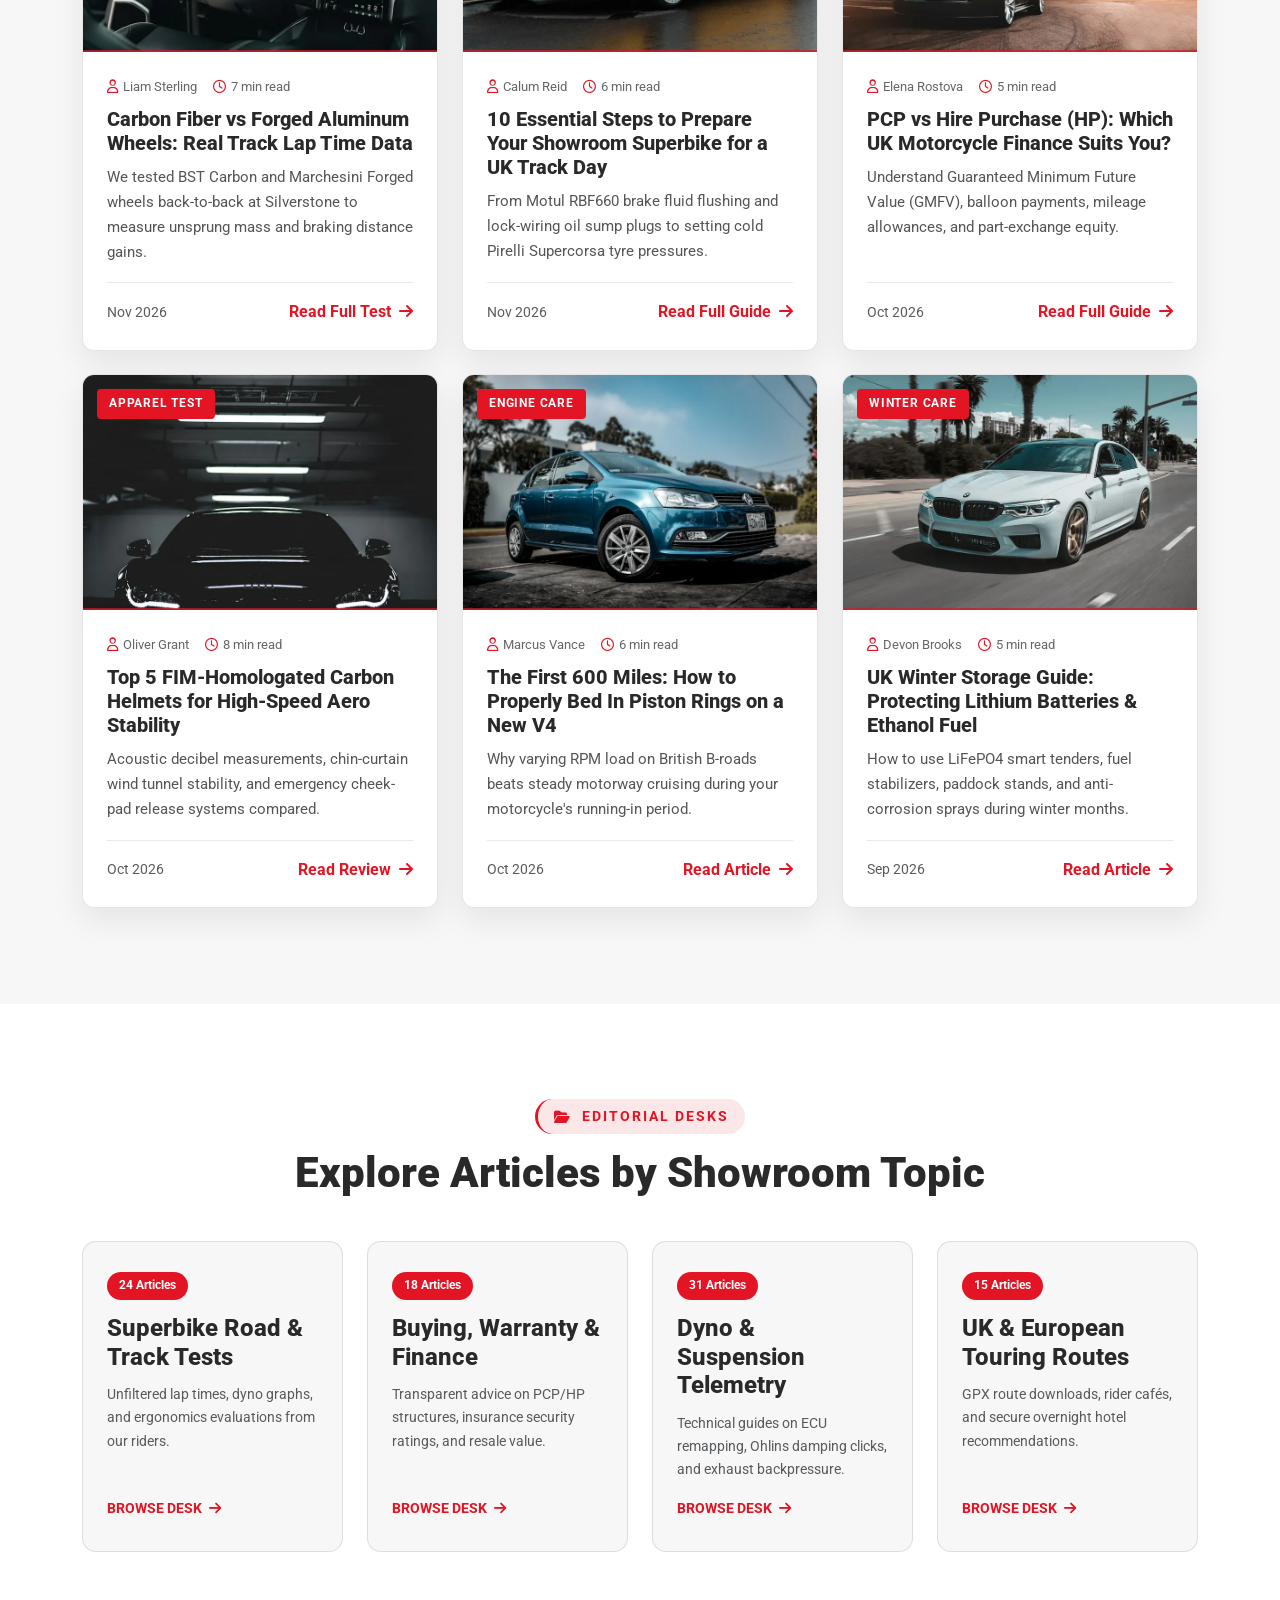
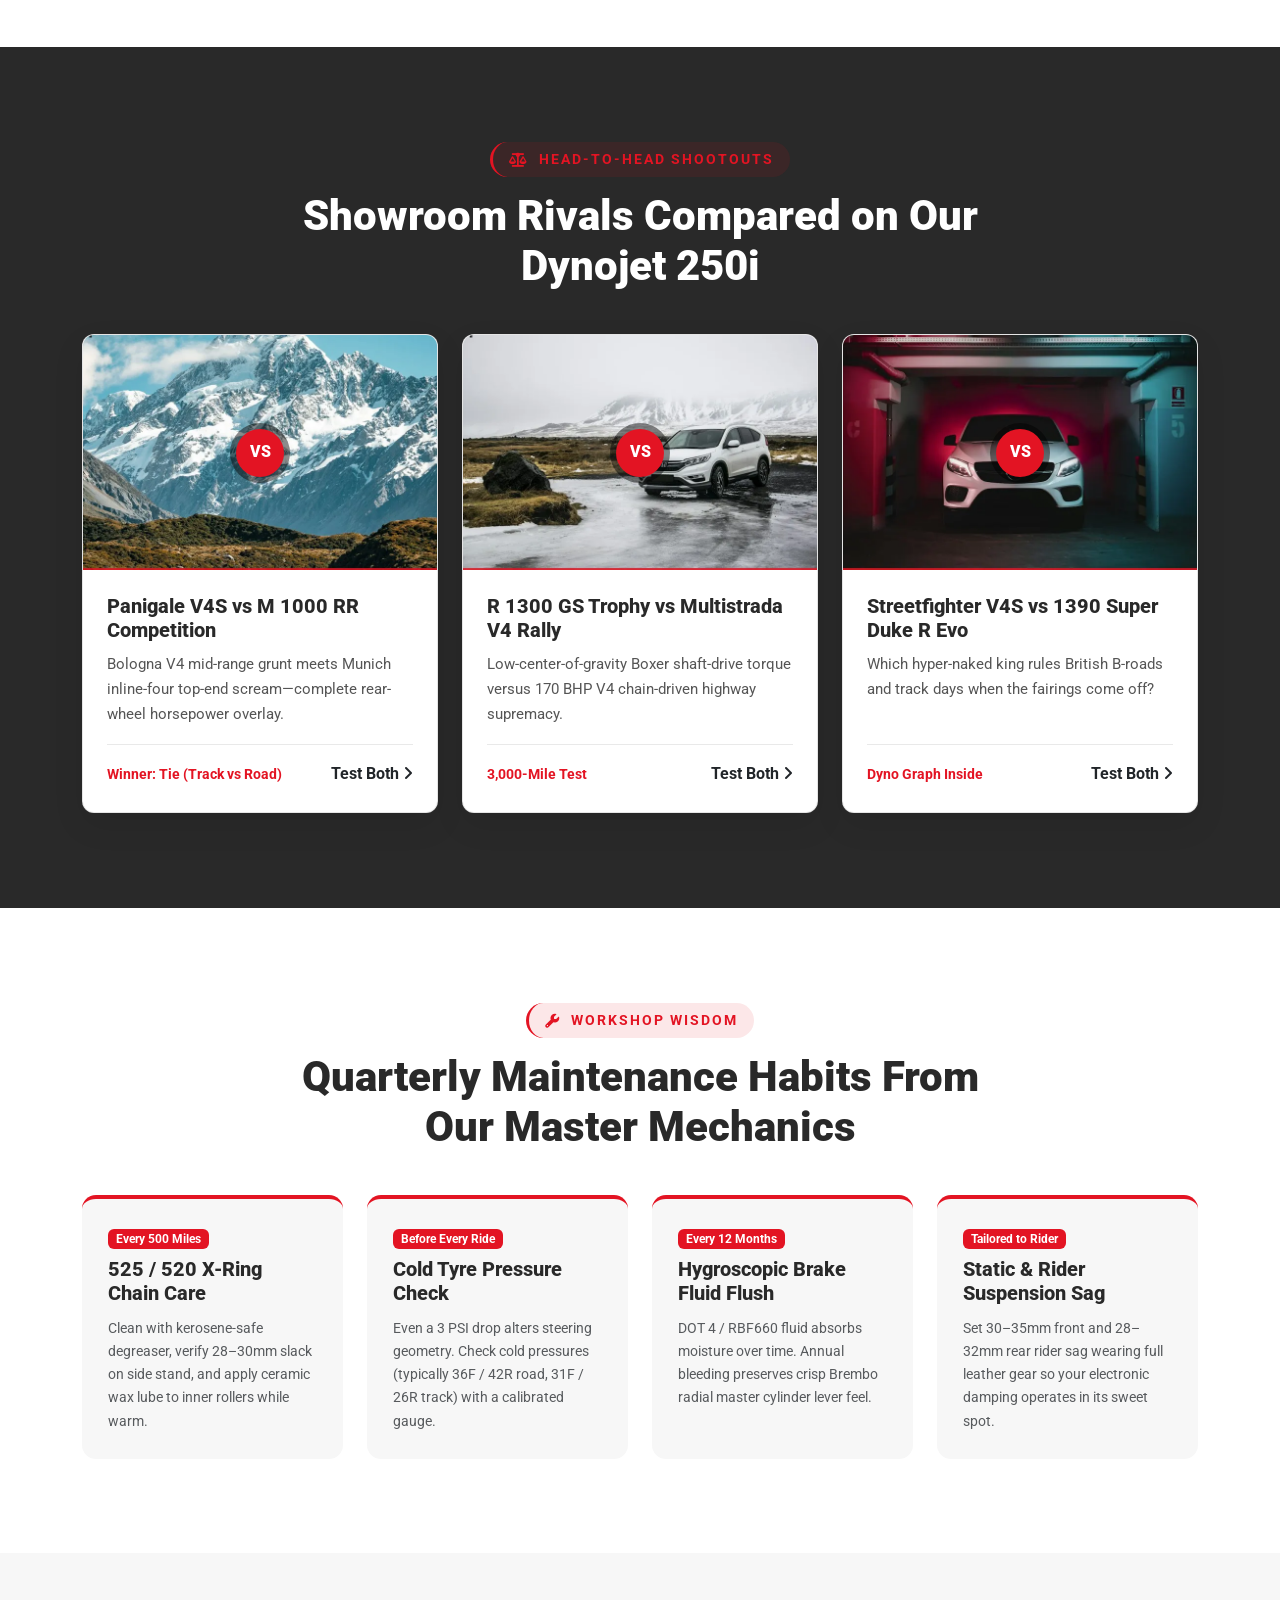
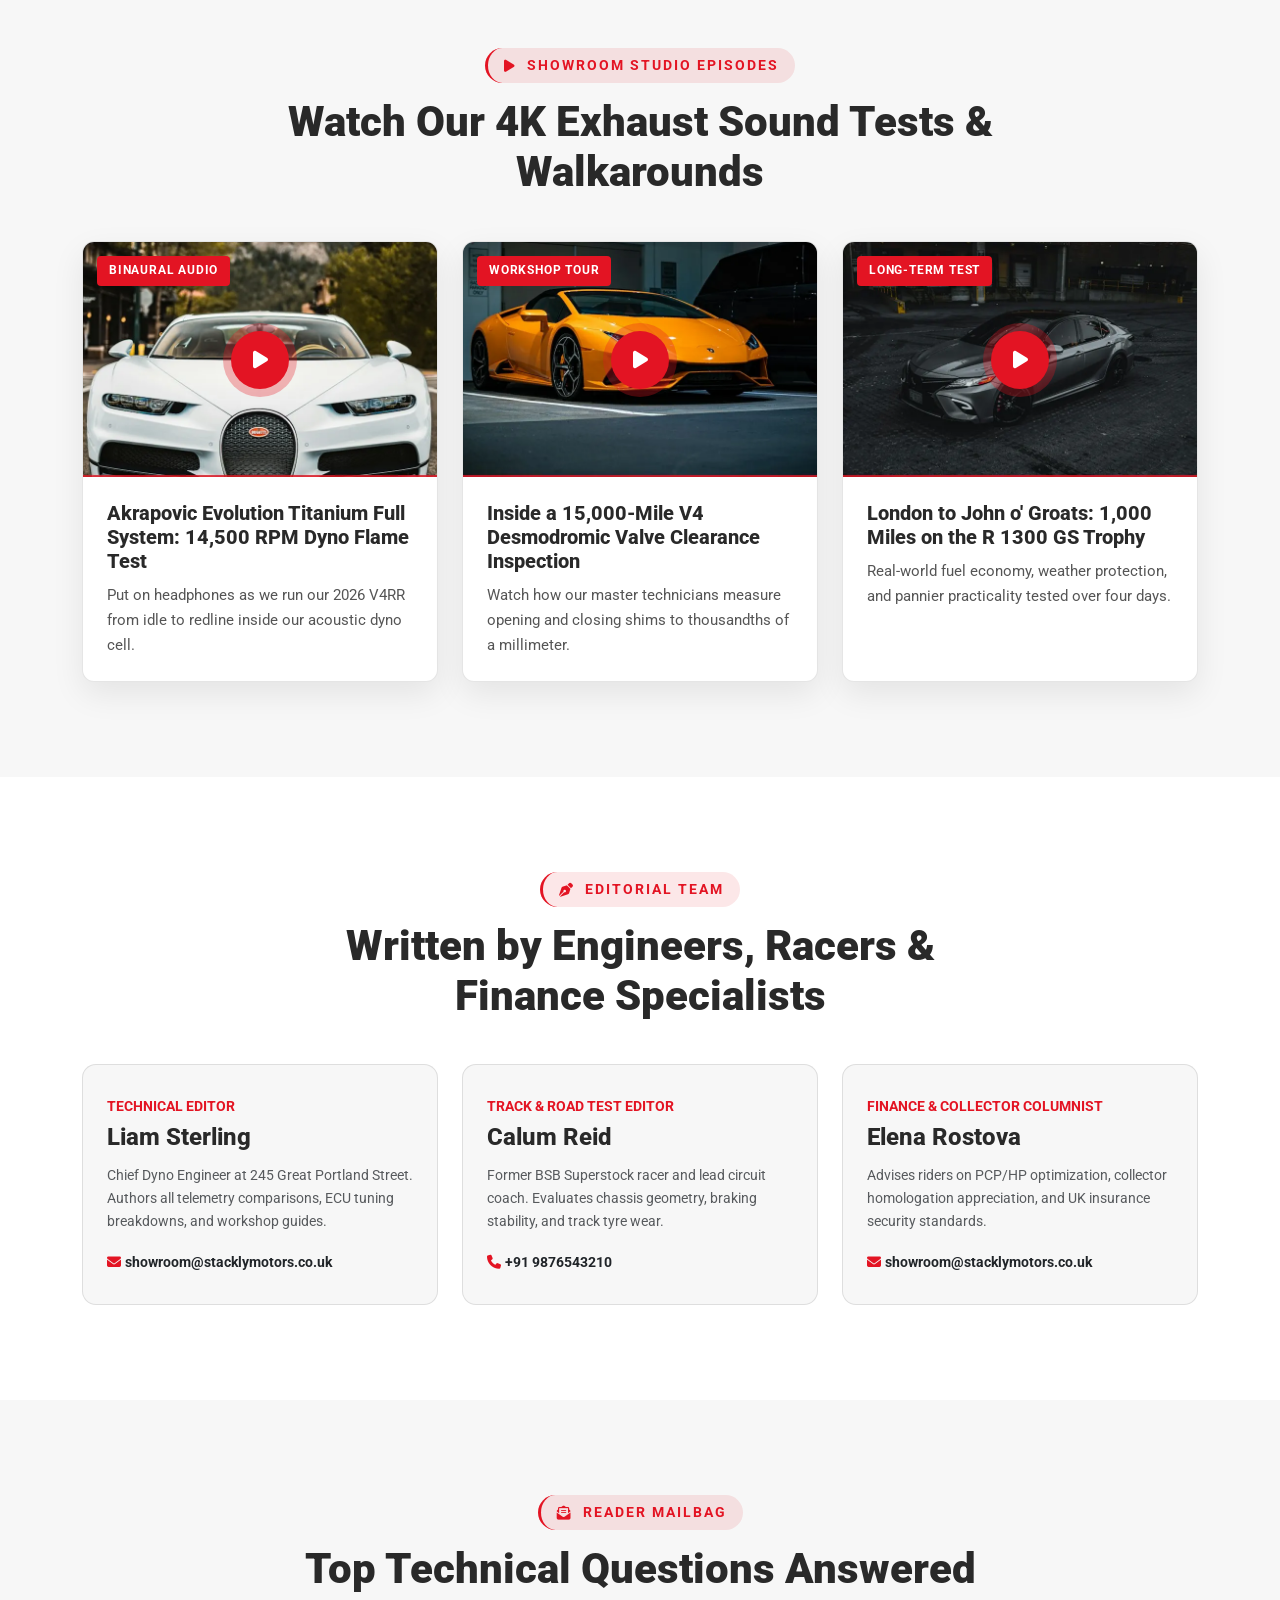
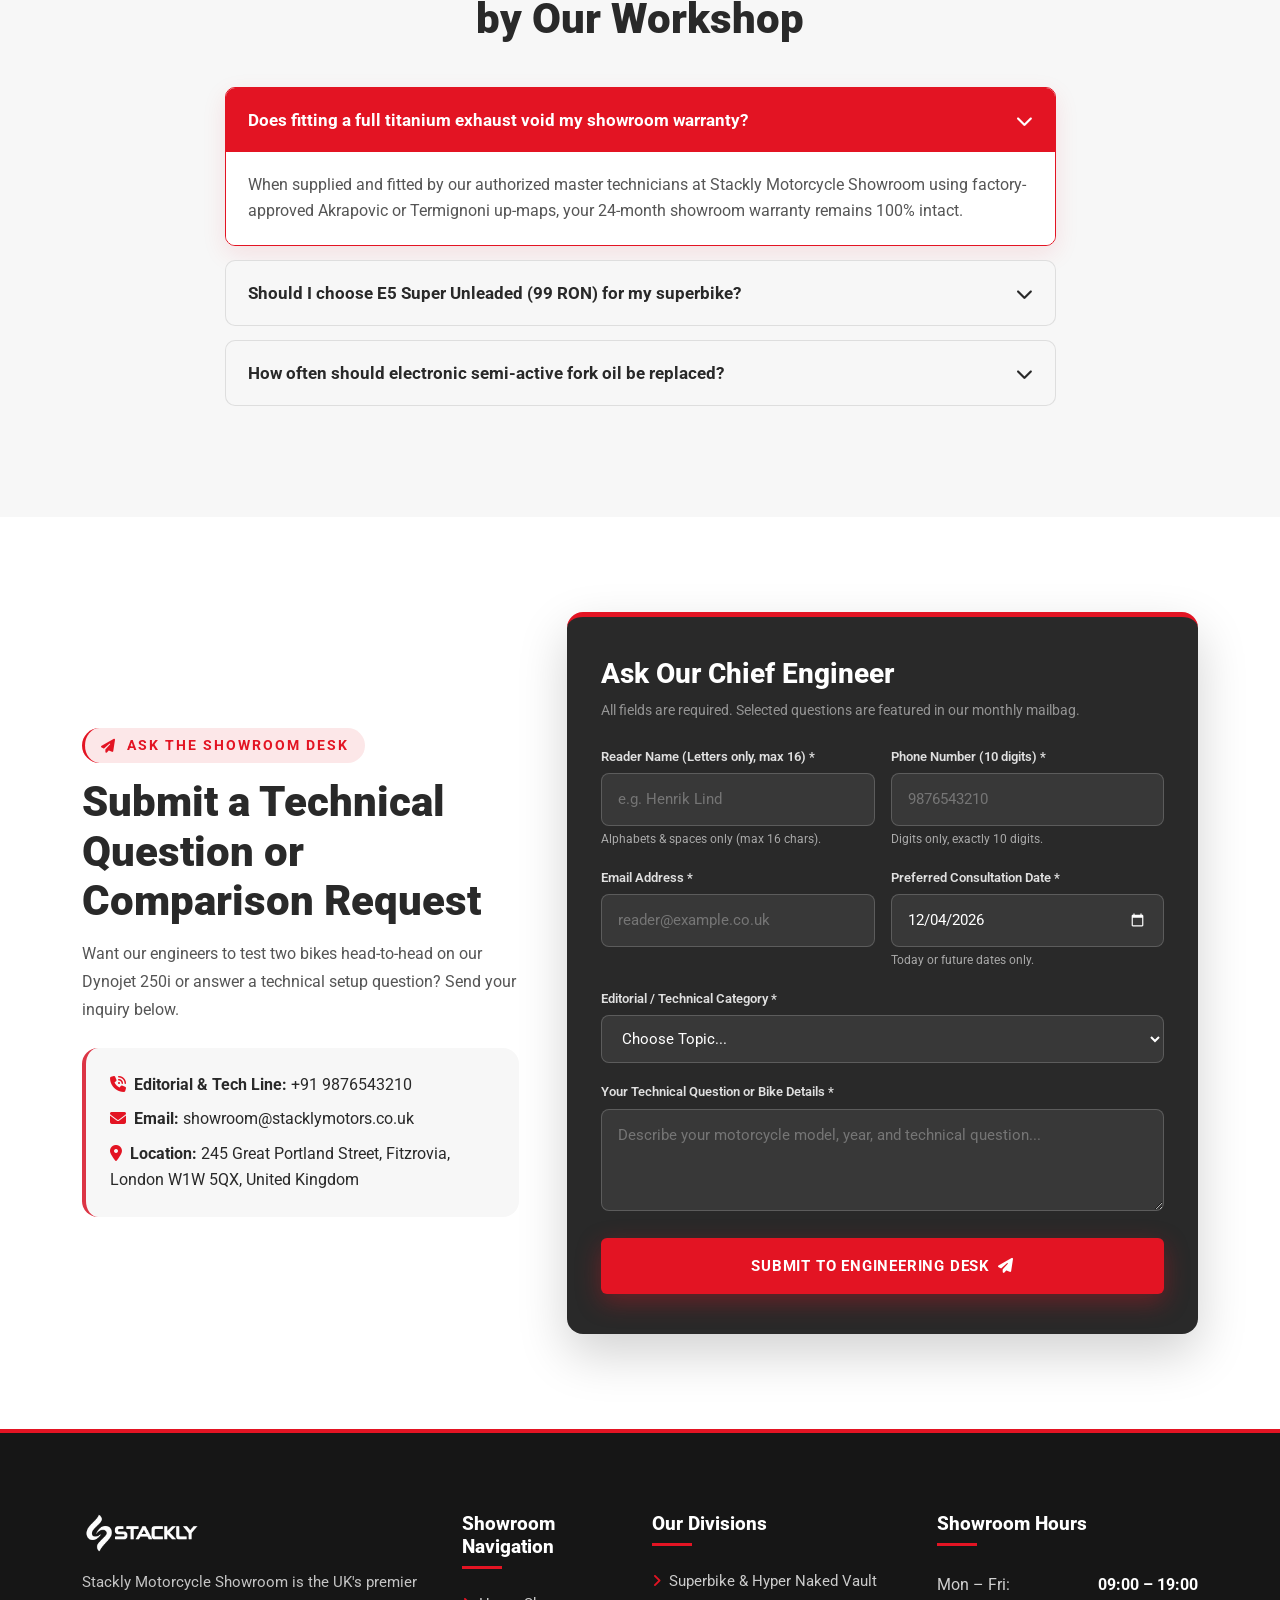
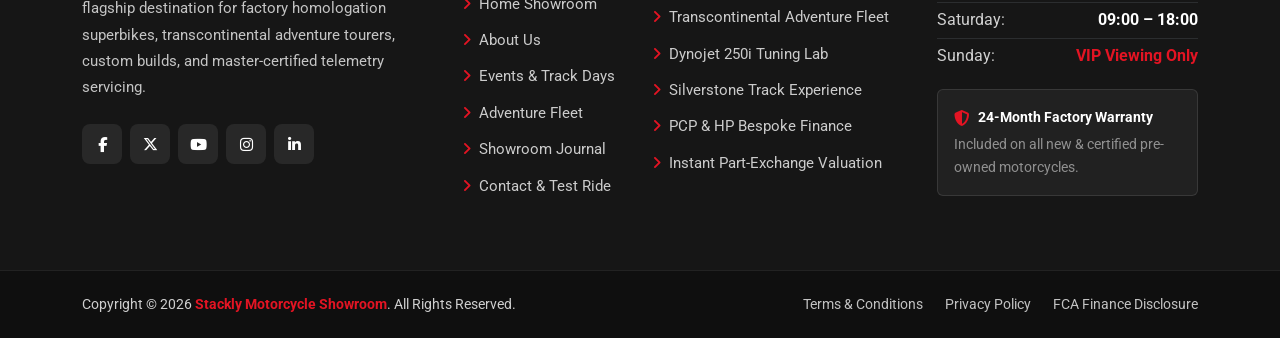
<file: pages/blog.html>
<!doctype html>
<html lang="en">
  <head>
    <meta charset="UTF-8" />
    <meta name="viewport" content="width=device-width, initial-scale=1.0" />
    <meta
      name="description"
      content="Stackly Motorcycle Showroom Journal & Blog — Superbike road tests, dyno comparisons, motorcycle finance guides, and master technician care tips."
    />
    <title>Showroom Journal &amp; Reviews | Stackly Motorcycle Showroom</title>
    <!-- Favicon -->
    <link
      rel="icon"
      type="image/webp"
      href="../assets/images/logoStackly.webp"
    />
    <!-- Google Fonts: Roboto -->
    <link rel="preconnect" href="https://fonts.googleapis.com" />
    <link rel="preconnect" href="https://fonts.gstatic.com" crossorigin />
    <link
      href="https://fonts.googleapis.com/css2?family=Roboto:ital,wght@0,300;0,400;0,500;0,700;0,900;1,400&display=swap"
      rel="stylesheet"
    />
    <!-- Bootstrap 5.3.3 CSS -->
    <link
      href="https://cdn.jsdelivr.net/npm/bootstrap@5.3.3/dist/css/bootstrap.min.css"
      rel="stylesheet"
    />
    <!-- Latest Font Awesome 6.6.0 CDN -->
    <link
      rel="stylesheet"
      href="https://cdnjs.cloudflare.com/ajax/libs/font-awesome/6.6.0/css/all.min.css"
    />
    <!-- Common & Page-Specific Stylesheets -->
    <link rel="stylesheet" href="../assets/css/styles.css" />
    <link rel="stylesheet" href="../assets/css/blog.css" />
  </head>
  <body>
    <div class="page-wrapper">
      <!-- Common Header Component -->
      <div id="header-component"></div>

      <!-- ==================================================================
	     SECTION 1: Unified Inner Page Banner with Breadcrumbs
	     ================================================================== -->
      <section
        class="page-banner blog-banner-bg"
        data-scroll-section="blog-banner"
        aria-label="Blog Page Banner"
      >
        <div class="container">
          <nav class="breadcrumb-nav" aria-label="Breadcrumb">
            <a href="../index.html"
              ><i class="fa-solid fa-house me-1"></i>Motorcycle Showroom</a
            >
            <span class="sep"><i class="fa-solid fa-angles-right"></i></span>
            <span class="current">Showroom Journal &amp; Blog</span>
          </nav>
          <h1 class="page-banner_title">
            Showroom <span class="text-main">Journal</span> &amp; Reviews
          </h1>
          <p class="page-banner_desc">
            In-depth superbike road tests, Dynojet 250i telemetry shootouts, UK
            motorcycle buying &amp; finance guides, and workshop maintenance
            insights from our London engineering team.
          </p>
        </div>
      </section>

      <!-- ==================================================================
	     SECTION 2: Featured Cover Story (.blog-featured-sec)
	     ================================================================== -->
      <section class="blog-featured-sec" data-scroll-section="blog-featured">
        <div class="container">
          <div class="featured-article-box">
            <div class="row g-0 align-items-stretch">
              <div class="col-lg-6">
                <div class="featured-article-img position-relative">
                  <span class="card-badge">Cover Feature</span>
                  <img
                    src="../assets/images/blog/featured-post.webp"
                    alt="2026 Superbike Aerodynamics and V4 Architecture"
                  />
                </div>
              </div>
              <div class="col-lg-6">
                <div
                  class="featured-article-content d-flex flex-column justify-content-center h-100"
                >
                  <div
                    class="d-flex flex-wrap gap-3 small text-main fw-bold text-uppercase mb-2"
                  >
                    <span
                      ><i class="fa-solid fa-microchip me-1"></i>Engineering
                      Deep-Dive</span
                    >
                    <span
                      ><i class="fa-regular fa-clock me-1"></i>9 Min Read</span
                    >
                  </div>
                  <h2 class="text-white mb-3">
                    2026 Superbike Aerodynamics &amp; Counter-Rotating V4
                    Crankshafts Explained
                  </h2>
                  <p class="text-white-50 mb-4">
                    Why modern homologation superbikes generate over 35 kg of
                    front-end downforce at 180 mph, and how reverse-rotating
                    crankshafts cancel gyroscopic wheel inertia for faster
                    chicane transitions.
                  </p>
                  <div
                    class="d-flex align-items-center justify-content-between flex-wrap gap-3 mt-auto pt-3 border-top border-secondary border-opacity-25"
                  >
                    <span class="small text-white"
                      >By <strong>Liam Sterling</strong> • Chief Dyno
                      Engineer</span
                    >
                    <a href="#" class="theme-btn btn-style-one py-2 px-4">
                      <span class="btn-wrap">
                        <span class="text-one"
                          >Ask Our Engineer
                          <i class="fa-solid fa-arrow-right"></i
                        ></span>
                        <span class="text-two"
                          >Ask Our Engineer
                          <i class="fa-solid fa-arrow-right"></i
                        ></span>
                      </span>
                    </a>
                  </div>
                </div>
              </div>
            </div>
          </div>
        </div>
      </section>

      <!-- ==================================================================
	     SECTION 3: Latest Showroom Articles & Buying Guides (.blog-grid-sec)
	     ================================================================== -->
      <section class="blog-grid-sec" data-scroll-section="blog-grid">
        <div class="container">
          <div class="sec-title centered">
            <div class="sec-title_title">
              <i class="fa-solid fa-newspaper"></i> Latest Dispatches
            </div>
            <h2 class="sec-title_heading">
              Recent Showroom Reviews, Tech Articles &amp; Buying Guides
            </h2>
          </div>

          <div class="row g-4">
            <!-- Post 1 -->
            <div class="col-lg-4 col-md-6">
              <div class="showroom-card">
                <div class="card-img-wrap">
                  <span class="card-badge">Chassis Tech</span>
                  <img
                    src="../assets/images/blog/post-1.webp"
                    alt="Carbon Fiber vs Forged Magnesium Motorcycle Wheels"
                  />
                </div>
                <div class="card-body-content">
                  <div class="blog-meta-bar">
                    <span><i class="fa-regular fa-user"></i>Liam Sterling</span>
                    <span><i class="fa-regular fa-clock"></i>7 min read</span>
                  </div>
                  <h4>
                    Carbon Fiber vs Forged Aluminum Wheels: Real Track Lap Time
                    Data
                  </h4>
                  <p>
                    We tested BST Carbon and Marchesini Forged wheels
                    back-to-back at Silverstone to measure unsprung mass and
                    braking distance gains.
                  </p>
                  <div class="card-footer-meta">
                    <span class="small text-muted">Nov 2026</span>
                    <a
                      href="#"
                      data-toast-msg="Opening full telemetry report: Carbon vs Forged Wheels..."
                      class="text-main fw-bold"
                      >Read Full Test
                      <i class="fa-solid fa-arrow-right ms-1"></i
                    ></a>
                  </div>
                </div>
              </div>
            </div>

            <!-- Post 2 -->
            <div class="col-lg-4 col-md-6">
              <div class="showroom-card">
                <div class="card-img-wrap">
                  <span class="card-badge">Track Prep</span>
                  <img
                    src="../assets/images/blog/post-2.webp"
                    alt="Preparing Your Road Superbike for First Track Day"
                  />
                </div>
                <div class="card-body-content">
                  <div class="blog-meta-bar">
                    <span><i class="fa-regular fa-user"></i>Calum Reid</span>
                    <span><i class="fa-regular fa-clock"></i>6 min read</span>
                  </div>
                  <h4>
                    10 Essential Steps to Prepare Your Showroom Superbike for a
                    UK Track Day
                  </h4>
                  <p>
                    From Motul RBF660 brake fluid flushing and lock-wiring oil
                    sump plugs to setting cold Pirelli Supercorsa tyre
                    pressures.
                  </p>
                  <div class="card-footer-meta">
                    <span class="small text-muted">Nov 2026</span>
                    <a
                      href="#"
                      data-toast-msg="Opening Track Day Preparation Checklist..."
                      class="text-main fw-bold"
                      >Read Full Guide
                      <i class="fa-solid fa-arrow-right ms-1"></i
                    ></a>
                  </div>
                </div>
              </div>
            </div>

            <!-- Post 3 -->
            <div class="col-lg-4 col-md-6">
              <div class="showroom-card">
                <div class="card-img-wrap">
                  <span class="card-badge">Finance Guide</span>
                  <img
                    src="../assets/images/blog/post-3.webp"
                    alt="PCP vs HP Motorcycle Finance in the UK"
                  />
                </div>
                <div class="card-body-content">
                  <div class="blog-meta-bar">
                    <span><i class="fa-regular fa-user"></i>Elena Rostova</span>
                    <span><i class="fa-regular fa-clock"></i>5 min read</span>
                  </div>
                  <h4>
                    PCP vs Hire Purchase (HP): Which UK Motorcycle Finance Suits
                    You?
                  </h4>
                  <p>
                    Understand Guaranteed Minimum Future Value (GMFV), balloon
                    payments, mileage allowances, and part-exchange equity.
                  </p>
                  <div class="card-footer-meta">
                    <span class="small text-muted">Oct 2026</span>
                    <a
                      href="#"
                      data-toast-msg="Opening UK Motorcycle Finance Comparison Guide..."
                      class="text-main fw-bold"
                      >Read Full Guide
                      <i class="fa-solid fa-arrow-right ms-1"></i
                    ></a>
                  </div>
                </div>
              </div>
            </div>

            <!-- Post 4 -->
            <div class="col-lg-4 col-md-6">
              <div class="showroom-card">
                <div class="card-img-wrap">
                  <span class="card-badge">Apparel Test</span>
                  <img
                    src="../assets/images/blog/post-4.webp"
                    alt="Top 5 FIM Homologated Carbon Helmets"
                  />
                </div>
                <div class="card-body-content">
                  <div class="blog-meta-bar">
                    <span><i class="fa-regular fa-user"></i>Oliver Grant</span>
                    <span><i class="fa-regular fa-clock"></i>8 min read</span>
                  </div>
                  <h4>
                    Top 5 FIM-Homologated Carbon Helmets for High-Speed Aero
                    Stability
                  </h4>
                  <p>
                    Acoustic decibel measurements, chin-curtain wind tunnel
                    stability, and emergency cheek-pad release systems compared.
                  </p>
                  <div class="card-footer-meta">
                    <span class="small text-muted">Oct 2026</span>
                    <a
                      href="#"
                      data-toast-msg="Opening FIM Helmet Wind Tunnel Comparison..."
                      class="text-main fw-bold"
                      >Read Review <i class="fa-solid fa-arrow-right ms-1"></i
                    ></a>
                  </div>
                </div>
              </div>
            </div>

            <!-- Post 5 -->
            <div class="col-lg-4 col-md-6">
              <div class="showroom-card">
                <div class="card-img-wrap">
                  <span class="card-badge">Engine Care</span>
                  <img
                    src="../assets/images/blog/post-5.webp"
                    alt="How to Properly Break In a New Superbike Engine"
                  />
                </div>
                <div class="card-body-content">
                  <div class="blog-meta-bar">
                    <span><i class="fa-regular fa-user"></i>Marcus Vance</span>
                    <span><i class="fa-regular fa-clock"></i>6 min read</span>
                  </div>
                  <h4>
                    The First 600 Miles: How to Properly Bed In Piston Rings on
                    a New V4
                  </h4>
                  <p>
                    Why varying RPM load on British B-roads beats steady
                    motorway cruising during your motorcycle's running-in
                    period.
                  </p>
                  <div class="card-footer-meta">
                    <span class="small text-muted">Oct 2026</span>
                    <a
                      href="#"
                      data-toast-msg="Opening Engine Break-In Master Guide..."
                      class="text-main fw-bold"
                      >Read Article <i class="fa-solid fa-arrow-right ms-1"></i
                    ></a>
                  </div>
                </div>
              </div>
            </div>

            <!-- Post 6 -->
            <div class="col-lg-4 col-md-6">
              <div class="showroom-card">
                <div class="card-img-wrap">
                  <span class="card-badge">Winter Care</span>
                  <img
                    src="../assets/images/blog/post-6.webp"
                    alt="UK Winter Motorcycle Storage and Lithium Battery Care"
                  />
                </div>
                <div class="card-body-content">
                  <div class="blog-meta-bar">
                    <span><i class="fa-regular fa-user"></i>Devon Brooks</span>
                    <span><i class="fa-regular fa-clock"></i>5 min read</span>
                  </div>
                  <h4>
                    UK Winter Storage Guide: Protecting Lithium Batteries &amp;
                    Ethanol Fuel
                  </h4>
                  <p>
                    How to use LiFePO4 smart tenders, fuel stabilizers, paddock
                    stands, and anti-corrosion sprays during winter months.
                  </p>
                  <div class="card-footer-meta">
                    <span class="small text-muted">Sep 2026</span>
                    <a
                      href="#"
                      data-toast-msg="Opening Winter Motorcycle Storage Guide..."
                      class="text-main fw-bold"
                      >Read Article <i class="fa-solid fa-arrow-right ms-1"></i
                    ></a>
                  </div>
                </div>
              </div>
            </div>
          </div>
        </div>
      </section>

      <!-- ==================================================================
	     SECTION 4: Browse by Editorial Category (.blog-categories-sec)
	     ================================================================== -->
      <section
        class="blog-categories-sec"
        data-scroll-section="blog-categories"
      >
        <div class="container">
          <div class="sec-title centered">
            <div class="sec-title_title">
              <i class="fa-solid fa-folder-open"></i> Editorial Desks
            </div>
            <h2 class="sec-title_heading">
              Explore Articles by Showroom Topic
            </h2>
          </div>

          <div class="row g-4">
            <div class="col-lg-3 col-md-6">
              <div class="editorial-cat-card">
                <span class="cat-count-pill">24 Articles</span>
                <h4>Superbike Road &amp; Track Tests</h4>
                <p class="small text-muted mb-3 flex-grow-1">
                  Unfiltered lap times, dyno graphs, and ergonomics evaluations
                  from our riders.
                </p>
                <a href="#" class="text-main fw-bold small text-uppercase"
                  >Browse Desk <i class="fa-solid fa-arrow-right ms-1"></i
                ></a>
              </div>
            </div>
            <div class="col-lg-3 col-md-6">
              <div class="editorial-cat-card">
                <span class="cat-count-pill">18 Articles</span>
                <h4>Buying, Warranty &amp; Finance</h4>
                <p class="small text-muted mb-3 flex-grow-1">
                  Transparent advice on PCP/HP structures, insurance security
                  ratings, and resale value.
                </p>
                <a href="#" class="text-main fw-bold small text-uppercase"
                  >Browse Desk <i class="fa-solid fa-arrow-right ms-1"></i
                ></a>
              </div>
            </div>
            <div class="col-lg-3 col-md-6">
              <div class="editorial-cat-card">
                <span class="cat-count-pill">31 Articles</span>
                <h4>Dyno &amp; Suspension Telemetry</h4>
                <p class="small text-muted mb-3 flex-grow-1">
                  Technical guides on ECU remapping, Ohlins damping clicks, and
                  exhaust backpressure.
                </p>
                <a href="#" class="text-main fw-bold small text-uppercase"
                  >Browse Desk <i class="fa-solid fa-arrow-right ms-1"></i
                ></a>
              </div>
            </div>
            <div class="col-lg-3 col-md-6">
              <div class="editorial-cat-card">
                <span class="cat-count-pill">15 Articles</span>
                <h4>UK &amp; European Touring Routes</h4>
                <p class="small text-muted mb-3 flex-grow-1">
                  GPX route downloads, rider cafés, and secure overnight hotel
                  recommendations.
                </p>
                <a href="#" class="text-main fw-bold small text-uppercase"
                  >Browse Desk <i class="fa-solid fa-arrow-right ms-1"></i
                ></a>
              </div>
            </div>
          </div>
        </div>
      </section>

      <!-- ==================================================================
	     SECTION 5: Head-to-Head Dyno & Track Comparisons (.blog-comparisons-sec)
	     ================================================================== -->
      <section
        class="blog-comparisons-sec"
        data-scroll-section="blog-comparisons"
      >
        <div class="container">
          <div class="sec-title light centered">
            <div class="sec-title_title">
              <i class="fa-solid fa-scale-balanced"></i> Head-to-Head Shootouts
            </div>
            <h2 class="sec-title_heading">
              Showroom Rivals Compared on Our Dynojet 250i
            </h2>
          </div>

          <div class="row g-4">
            <div class="col-lg-4 col-md-6">
              <div class="showroom-card">
                <div class="card-img-wrap">
                  <span class="vs-badge">VS</span>
                  <img
                    src="../assets/images/blog/compare-1.webp"
                    alt="Panigale V4S vs BMW M1000RR Shootout"
                  />
                </div>
                <div class="card-body-content">
                  <h4>Panigale V4S vs M 1000 RR Competition</h4>
                  <p>
                    Bologna V4 mid-range grunt meets Munich inline-four top-end
                    scream—complete rear-wheel horsepower overlay.
                  </p>
                  <div class="card-footer-meta">
                    <span class="small fw-bold text-main"
                      >Winner: Tie (Track vs Road)</span
                    >
                    <a href="#" class="text-dark fw-bold"
                      >Test Both <i class="fa-solid fa-angle-right"></i
                    ></a>
                  </div>
                </div>
              </div>
            </div>

            <div class="col-lg-4 col-md-6">
              <div class="showroom-card">
                <div class="card-img-wrap">
                  <span class="vs-badge">VS</span>
                  <img
                    src="../assets/images/blog/compare-2.webp"
                    alt="R 1300 GS Trophy vs Multistrada V4 Rally"
                  />
                </div>
                <div class="card-body-content">
                  <h4>R 1300 GS Trophy vs Multistrada V4 Rally</h4>
                  <p>
                    Low-center-of-gravity Boxer shaft-drive torque versus 170
                    BHP V4 chain-driven highway supremacy.
                  </p>
                  <div class="card-footer-meta">
                    <span class="small fw-bold text-main">3,000-Mile Test</span>
                    <a href="#" class="text-dark fw-bold"
                      >Test Both <i class="fa-solid fa-angle-right"></i
                    ></a>
                  </div>
                </div>
              </div>
            </div>

            <div class="col-lg-4 col-md-6">
              <div class="showroom-card">
                <div class="card-img-wrap">
                  <span class="vs-badge">VS</span>
                  <img
                    src="../assets/images/blog/compare-3.webp"
                    alt="Streetfighter V4S vs 1390 Super Duke R"
                  />
                </div>
                <div class="card-body-content">
                  <h4>Streetfighter V4S vs 1390 Super Duke R Evo</h4>
                  <p>
                    Which hyper-naked king rules British B-roads and track days
                    when the fairings come off?
                  </p>
                  <div class="card-footer-meta">
                    <span class="small fw-bold text-main"
                      >Dyno Graph Inside</span
                    >
                    <a href="#" class="text-dark fw-bold"
                      >Test Both <i class="fa-solid fa-angle-right"></i
                    ></a>
                  </div>
                </div>
              </div>
            </div>
          </div>
        </div>
      </section>

      <!-- ==================================================================
	     SECTION 6: Master Technician Maintenance Tips (.blog-maintenance-sec)
	     ================================================================== -->
      <section
        class="blog-maintenance-sec"
        data-scroll-section="blog-maintenance"
      >
        <div class="container">
          <div class="sec-title centered">
            <div class="sec-title_title">
              <i class="fa-solid fa-wrench"></i> Workshop Wisdom
            </div>
            <h2 class="sec-title_heading">
              Quarterly Maintenance Habits From Our Master Mechanics
            </h2>
          </div>

          <div class="row g-4">
            <div class="col-lg-3 col-md-6">
              <div class="tech-tip-card">
                <span class="badge bg-main mb-2">Every 500 Miles</span>
                <h5>525 / 520 X-Ring Chain Care</h5>
                <p class="small text-muted mb-0">
                  Clean with kerosene-safe degreaser, verify 28–30mm slack on
                  side stand, and apply ceramic wax lube to inner rollers while
                  warm.
                </p>
              </div>
            </div>
            <div class="col-lg-3 col-md-6">
              <div class="tech-tip-card">
                <span class="badge bg-main mb-2">Before Every Ride</span>
                <h5>Cold Tyre Pressure Check</h5>
                <p class="small text-muted mb-0">
                  Even a 3 PSI drop alters steering geometry. Check cold
                  pressures (typically 36F / 42R road, 31F / 26R track) with a
                  calibrated gauge.
                </p>
              </div>
            </div>
            <div class="col-lg-3 col-md-6">
              <div class="tech-tip-card">
                <span class="badge bg-main mb-2">Every 12 Months</span>
                <h5>Hygroscopic Brake Fluid Flush</h5>
                <p class="small text-muted mb-0">
                  DOT 4 / RBF660 fluid absorbs moisture over time. Annual
                  bleeding preserves crisp Brembo radial master cylinder lever
                  feel.
                </p>
              </div>
            </div>
            <div class="col-lg-3 col-md-6">
              <div class="tech-tip-card">
                <span class="badge bg-main mb-2">Tailored to Rider</span>
                <h5>Static &amp; Rider Suspension Sag</h5>
                <p class="small text-muted mb-0">
                  Set 30–35mm front and 28–32mm rear rider sag wearing full
                  leather gear so your electronic damping operates in its sweet
                  spot.
                </p>
              </div>
            </div>
          </div>
        </div>
      </section>

      <!-- ==================================================================
	     SECTION 7: Video Reviews & Walkarounds (.blog-videos-sec)
	     ================================================================== -->
      <section class="blog-videos-sec" data-scroll-section="blog-videos">
        <div class="container">
          <div class="sec-title centered">
            <div class="sec-title_title">
              <i class="fa-solid fa-play"></i> Showroom Studio Episodes
            </div>
            <h2 class="sec-title_heading">
              Watch Our 4K Exhaust Sound Tests &amp; Walkarounds
            </h2>
          </div>

          <div class="row g-4">
            <div class="col-lg-4 col-md-6">
              <div class="showroom-card">
                <div class="card-img-wrap">
                  <span class="card-badge">Binaural Audio</span>
                  <a
                    href="#"
                    data-toast-msg="Playing Akrapovic Titanium Full System Dyno Sound Test..."
                    class="video-play-badge"
                    aria-label="Play Video"
                    ><i class="fa-solid fa-play"></i
                  ></a>
                  <img
                    src="../assets/images/blog/video-1.webp"
                    alt="Akrapovic Titanium Exhaust Dyno Sound Test"
                  />
                </div>
                <div class="card-body-content">
                  <h4>
                    Akrapovic Evolution Titanium Full System: 14,500 RPM Dyno
                    Flame Test
                  </h4>
                  <p class="mb-0">
                    Put on headphones as we run our 2026 V4RR from idle to
                    redline inside our acoustic dyno cell.
                  </p>
                </div>
              </div>
            </div>

            <div class="col-lg-4 col-md-6">
              <div class="showroom-card">
                <div class="card-img-wrap">
                  <span class="card-badge">Workshop Tour</span>
                  <a
                    href="#"
                    data-toast-msg="Playing Desmodromic Valve Service Documentary..."
                    class="video-play-badge"
                    aria-label="Play Video"
                    ><i class="fa-solid fa-play"></i
                  ></a>
                  <img
                    src="../assets/images/blog/video-2.webp"
                    alt="Inside a 15,000 Mile Desmo Service"
                  />
                </div>
                <div class="card-body-content">
                  <h4>
                    Inside a 15,000-Mile V4 Desmodromic Valve Clearance
                    Inspection
                  </h4>
                  <p class="mb-0">
                    Watch how our master technicians measure opening and closing
                    shims to thousandths of a millimeter.
                  </p>
                </div>
              </div>
            </div>

            <div class="col-lg-4 col-md-6">
              <div class="showroom-card">
                <div class="card-img-wrap">
                  <span class="card-badge">Long-Term Test</span>
                  <a
                    href="#"
                    data-toast-msg="Playing 1,000-Mile Scottish Highlands Adventure Film..."
                    class="video-play-badge"
                    aria-label="Play Video"
                    ><i class="fa-solid fa-play"></i
                  ></a>
                  <img
                    src="../assets/images/blog/video-3.webp"
                    alt="1000 Mile Scottish Highlands Adventure Review"
                  />
                </div>
                <div class="card-body-content">
                  <h4>
                    London to John o' Groats: 1,000 Miles on the R 1300 GS
                    Trophy
                  </h4>
                  <p class="mb-0">
                    Real-world fuel economy, weather protection, and pannier
                    practicality tested over four days.
                  </p>
                </div>
              </div>
            </div>
          </div>
        </div>
      </section>

      <!-- ==================================================================
	     SECTION 8: Meet Our Moto Journalists & Contributors (.blog-authors-sec)
	     ================================================================== -->
      <section class="blog-authors-sec" data-scroll-section="blog-authors">
        <div class="container">
          <div class="sec-title centered">
            <div class="sec-title_title">
              <i class="fa-solid fa-pen-nib"></i> Editorial Team
            </div>
            <h2 class="sec-title_heading">
              Written by Engineers, Racers &amp; Finance Specialists
            </h2>
          </div>

          <div class="row g-4">
            <div class="col-lg-4 col-md-6">
              <div class="author-bio-card">
                <span class="text-main small fw-bold text-uppercase"
                  >Technical Editor</span
                >
                <h4 class="mt-1">Liam Sterling</h4>
                <p class="small text-muted">
                  Chief Dyno Engineer at 245 Great Portland Street. Authors all
                  telemetry comparisons, ECU tuning breakdowns, and workshop
                  guides.
                </p>
                <a href="#" class="small fw-bold text-dark"
                  ><i class="fa-solid fa-envelope text-main me-1"></i
                  >showroom@stacklymotors.co.uk</a
                >
              </div>
            </div>
            <div class="col-lg-4 col-md-6">
              <div class="author-bio-card">
                <span class="text-main small fw-bold text-uppercase"
                  >Track &amp; Road Test Editor</span
                >
                <h4 class="mt-1">Calum Reid</h4>
                <p class="small text-muted">
                  Former BSB Superstock racer and lead circuit coach. Evaluates
                  chassis geometry, braking stability, and track tyre wear.
                </p>
                <a href="#" class="small fw-bold text-dark"
                  ><i class="fa-solid fa-phone text-main me-1"></i>+91
                  9876543210</a
                >
              </div>
            </div>
            <div class="col-lg-4 col-md-6">
              <div class="author-bio-card">
                <span class="text-main small fw-bold text-uppercase"
                  >Finance &amp; Collector Columnist</span
                >
                <h4 class="mt-1">Elena Rostova</h4>
                <p class="small text-muted">
                  Advises riders on PCP/HP optimization, collector homologation
                  appreciation, and UK insurance security standards.
                </p>
                <a href="#" class="small fw-bold text-dark"
                  ><i class="fa-solid fa-envelope text-main me-1"></i
                  >showroom@stacklymotors.co.uk</a
                >
              </div>
            </div>
          </div>
        </div>
      </section>

      <!-- ==================================================================
	     SECTION 9: Reader Technical Mailbag Q&A (.blog-mailbag-sec)
	     ================================================================== -->
      <section class="blog-mailbag-sec" data-scroll-section="blog-mailbag">
        <div class="container">
          <div class="sec-title centered">
            <div class="sec-title_title">
              <i class="fa-solid fa-envelope-open-text"></i> Reader Mailbag
            </div>
            <h2 class="sec-title_heading">
              Top Technical Questions Answered by Our Workshop
            </h2>
          </div>

          <div class="row justify-content-center">
            <div class="col-lg-9">
              <ul class="accordion-box">
                <li class="accordion block active-block">
                  <div class="acc-btn">
                    <span
                      >Does fitting a full titanium exhaust void my showroom
                      warranty?</span
                    >
                    <i class="fa-solid fa-chevron-down"></i>
                  </div>
                  <div class="acc-content current">
                    <p class="mb-0">
                      When supplied and fitted by our authorized master
                      technicians at Stackly Motorcycle Showroom using
                      factory-approved Akrapovic or Termignoni up-maps, your
                      24-month showroom warranty remains 100% intact.
                    </p>
                  </div>
                </li>
                <li class="accordion block">
                  <div class="acc-btn">
                    <span
                      >Should I choose E5 Super Unleaded (99 RON) for my
                      superbike?</span
                    >
                    <i class="fa-solid fa-chevron-down"></i>
                  </div>
                  <div class="acc-content">
                    <p class="mb-0">
                      Yes. High-compression (14.0:1+) V4 and inline-four engines
                      perform best on 98–99 RON E5 Super Unleaded, preventing
                      knock-sensor timing retardation and protecting fuel system
                      elastomers during storage.
                    </p>
                  </div>
                </li>
                <li class="accordion block">
                  <div class="acc-btn">
                    <span
                      >How often should electronic semi-active fork oil be
                      replaced?</span
                    >
                    <i class="fa-solid fa-chevron-down"></i>
                  </div>
                  <div class="acc-content">
                    <p class="mb-0">
                      We recommend refreshing Ohlins and WP semi-active fork oil
                      every 12,000 road miles or after every 6 circuit track
                      days to keep stepper-motor needle valves clean and
                      responsive.
                    </p>
                  </div>
                </li>
              </ul>
            </div>
          </div>
        </div>
      </section>

      <!-- ==================================================================
	     SECTION 10: Ask Our Engineers / Submit a Journal Topic Form (.blog-submit-sec)
	     ================================================================== -->
      <section
        class="blog-submit-sec"
        id="blogMailbagFormSection"
        data-scroll-section="blog-submit"
      >
        <div class="container">
          <div class="row g-5 align-items-center">
            <div class="col-lg-5">
              <div class="sec-title mb-4">
                <div class="sec-title_title">
                  <i class="fa-solid fa-paper-plane"></i> Ask The Showroom Desk
                </div>
                <h2 class="sec-title_heading">
                  Submit a Technical Question or Comparison Request
                </h2>
                <div class="sec-title_text">
                  Want our engineers to test two bikes head-to-head on our
                  Dynojet 250i or answer a technical setup question? Send your
                  inquiry below.
                </div>
              </div>
              <div
                class="p-4 rounded-4 bg-color-three border-start border-4 border-danger"
              >
                <p class="mb-2">
                  <i class="fa-solid fa-phone-volume text-main me-2"></i
                  ><strong>Editorial &amp; Tech Line:</strong>
                  <a href="#">+91 9876543210</a>
                </p>
                <p class="mb-2">
                  <i class="fa-solid fa-envelope text-main me-2"></i
                  ><strong>Email:</strong>
                  <a href="#">showroom@stacklymotors.co.uk</a>
                </p>
                <p class="mb-0">
                  <i class="fa-solid fa-location-dot text-main me-2"></i
                  ><strong>Location:</strong> 245 Great Portland Street,
                  Fitzrovia, London W1W 5QX, United Kingdom
                </p>
              </div>
            </div>

            <div class="col-lg-7">
              <div class="faq-one_form-outer">
                <h3 class="faq-one_form-title">Ask Our Chief Engineer</h3>
                <p class="text-white-50 small mb-4">
                  All fields are required. Selected questions are featured in
                  our monthly mailbag.
                </p>
                <div class="default-form">
                  <form
                    id="blogInquiryForm"
                    class="stackly-validated-form"
                    novalidate
                  >
                    <div class="row g-3">
                      <div class="col-md-6">
                        <div class="form-group">
                          <label for="blogUsername"
                            >Reader Name (Letters only, max 16) *</label
                          >
                          <input
                            type="text"
                            id="blogUsername"
                            name="username"
                            class="username-field"
                            placeholder="e.g. Henrik Lind"
                            maxlength="16"
                            required
                            autocomplete="name"
                          />
                          <span class="form-hint"
                            >Alphabets &amp; spaces only (max 16 chars).</span
                          >
                        </div>
                      </div>
                      <div class="col-md-6">
                        <div class="form-group">
                          <label for="blogPhone"
                            >Phone Number (10 digits) *</label
                          >
                          <input
                            type="tel"
                            id="blogPhone"
                            name="phone"
                            class="number-field"
                            placeholder="9876543210"
                            minlength="10"
                            maxlength="10"
                            pattern="[0-9]{10}"
                            required
                            autocomplete="tel"
                          />
                          <span class="form-hint"
                            >Digits only, exactly 10 digits.</span
                          >
                        </div>
                      </div>
                    </div>
                    <div class="row g-3">
                      <div class="col-md-6">
                        <div class="form-group">
                          <label for="blogEmail">Email Address *</label>
                          <input
                            type="email"
                            id="blogEmail"
                            name="email"
                            placeholder="reader@example.co.uk"
                            required
                            autocomplete="email"
                          />
                        </div>
                      </div>
                      <div class="col-md-6">
                        <div class="form-group">
                          <label for="blogCallbackDate"
                            >Preferred Consultation Date *</label
                          >
                          <input
                            type="date"
                            id="blogCallbackDate"
                            name="consultation_date"
                            class="date-field"
                            required
                          />
                          <span class="form-hint"
                            >Today or future dates only.</span
                          >
                        </div>
                      </div>
                    </div>
                    <div class="form-group">
                      <label for="blogTopicSelect"
                        >Editorial / Technical Category *</label
                      >
                      <select
                        id="blogTopicSelect"
                        name="topic_category"
                        required
                      >
                        <option value="" disabled selected>
                          Choose Topic...
                        </option>
                        <option value="Dyno & ECU Tuning Question">
                          Dynojet 250i &amp; ECU Mapping Question
                        </option>
                        <option value="Superbike Head-to-Head Request">
                          Superbike Head-to-Head Comparison Request
                        </option>
                        <option value="PCP vs HP Finance Question">
                          PCP / HP Finance &amp; Part-Exchange Question
                        </option>
                        <option value="Suspension & Track Setup">
                          Suspension Sag &amp; Track Setup Advice
                        </option>
                      </select>
                    </div>
                    <div class="form-group">
                      <label for="blogQuestionText"
                        >Your Technical Question or Bike Details *</label
                      >
                      <textarea
                        id="blogQuestionText"
                        name="message"
                        rows="3"
                        placeholder="Describe your motorcycle model, year, and technical question..."
                        required
                      ></textarea>
                    </div>
                    <button type="submit" class="template-btn btn-style-three">
                      <span class="btn-wrap">
                        <span class="text-one"
                          >Submit to Engineering Desk
                          <i class="fa-solid fa-paper-plane"></i
                        ></span>
                        <span class="text-two"
                          >Submit to Engineering Desk
                          <i class="fa-solid fa-paper-plane"></i
                        ></span>
                      </span>
                    </button>
                  </form>
                </div>
              </div>
            </div>
          </div>
        </div>
      </section>

      <!-- Common Footer Component -->
      <div id="footer-component"></div>
    </div>

    <!-- Bootstrap 5.3.3 JS Bundle -->
    <script src="https://cdn.jsdelivr.net/npm/bootstrap@5.3.3/dist/js/bootstrap.bundle.min.js"></script>
    <!-- Common & Interactive Theme Script -->
    <script src="../assets/js/script.js"></script>
  </body>
</html>
</file>
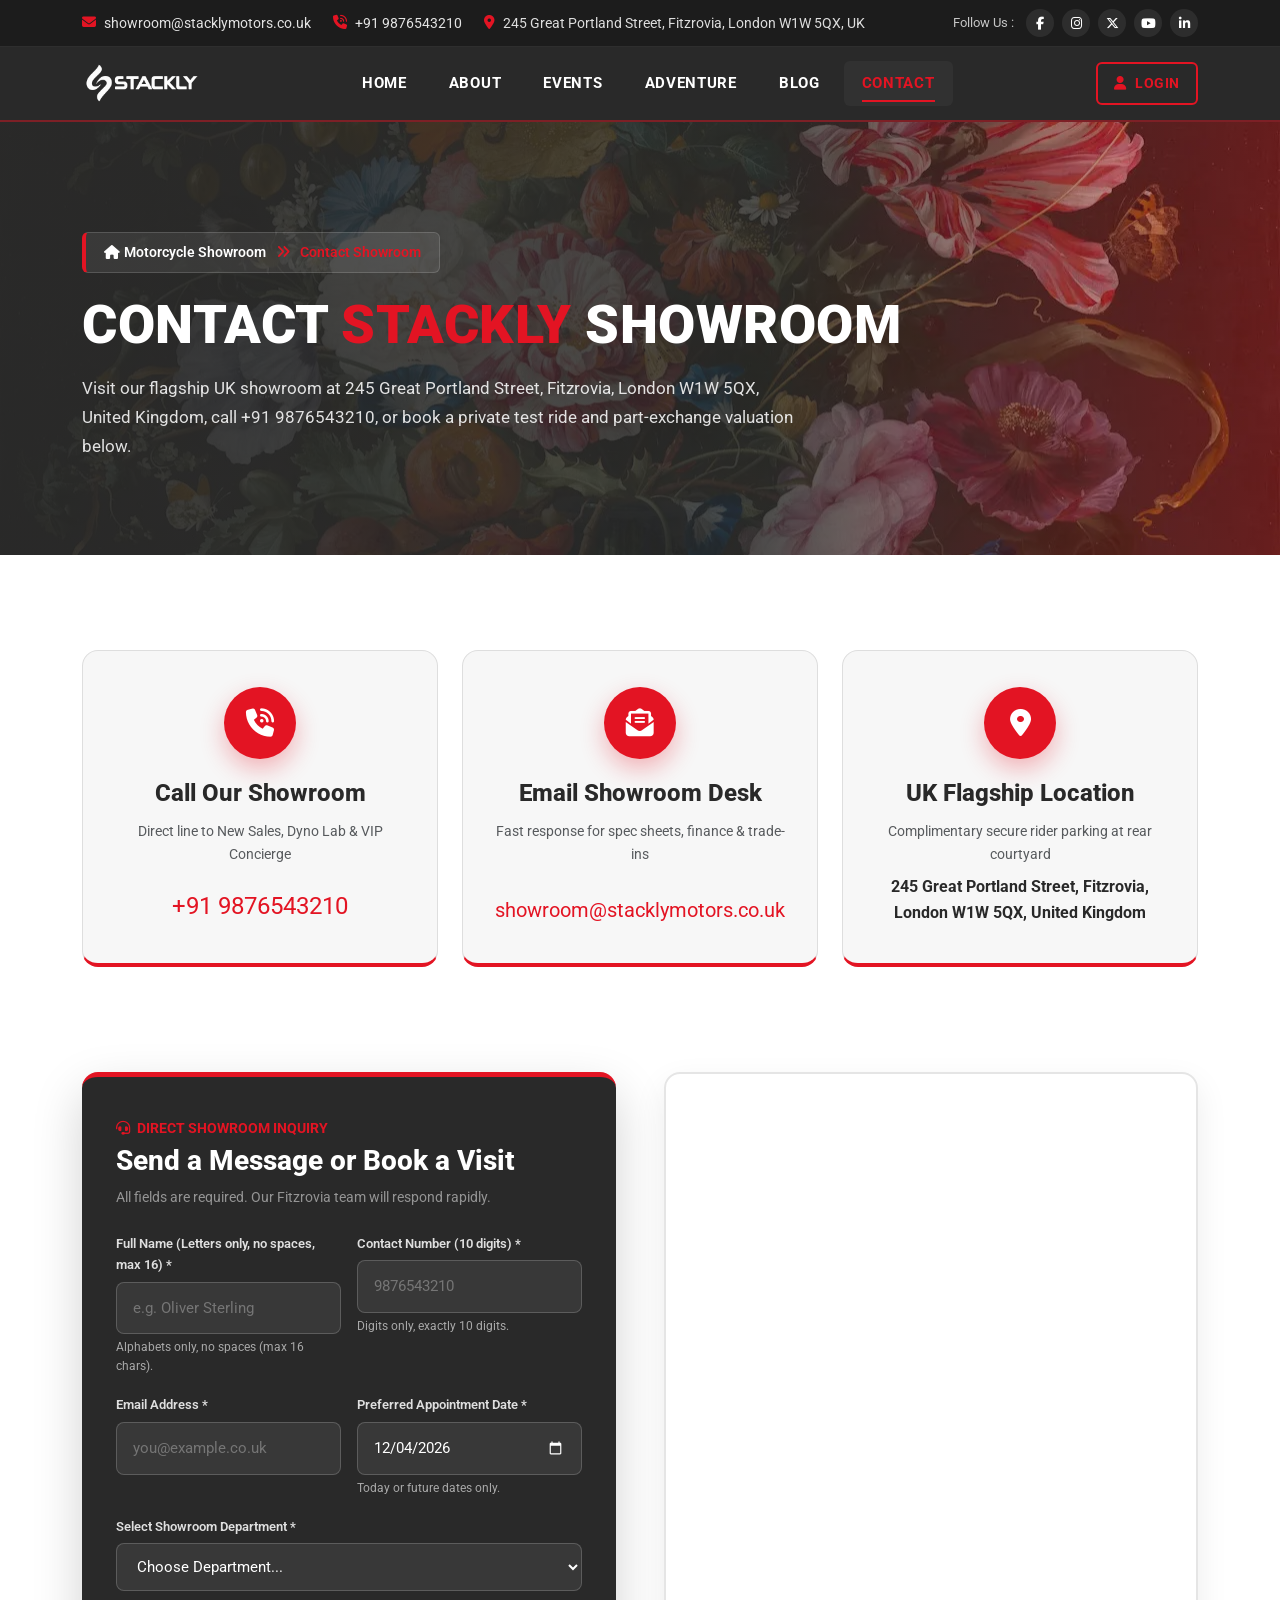
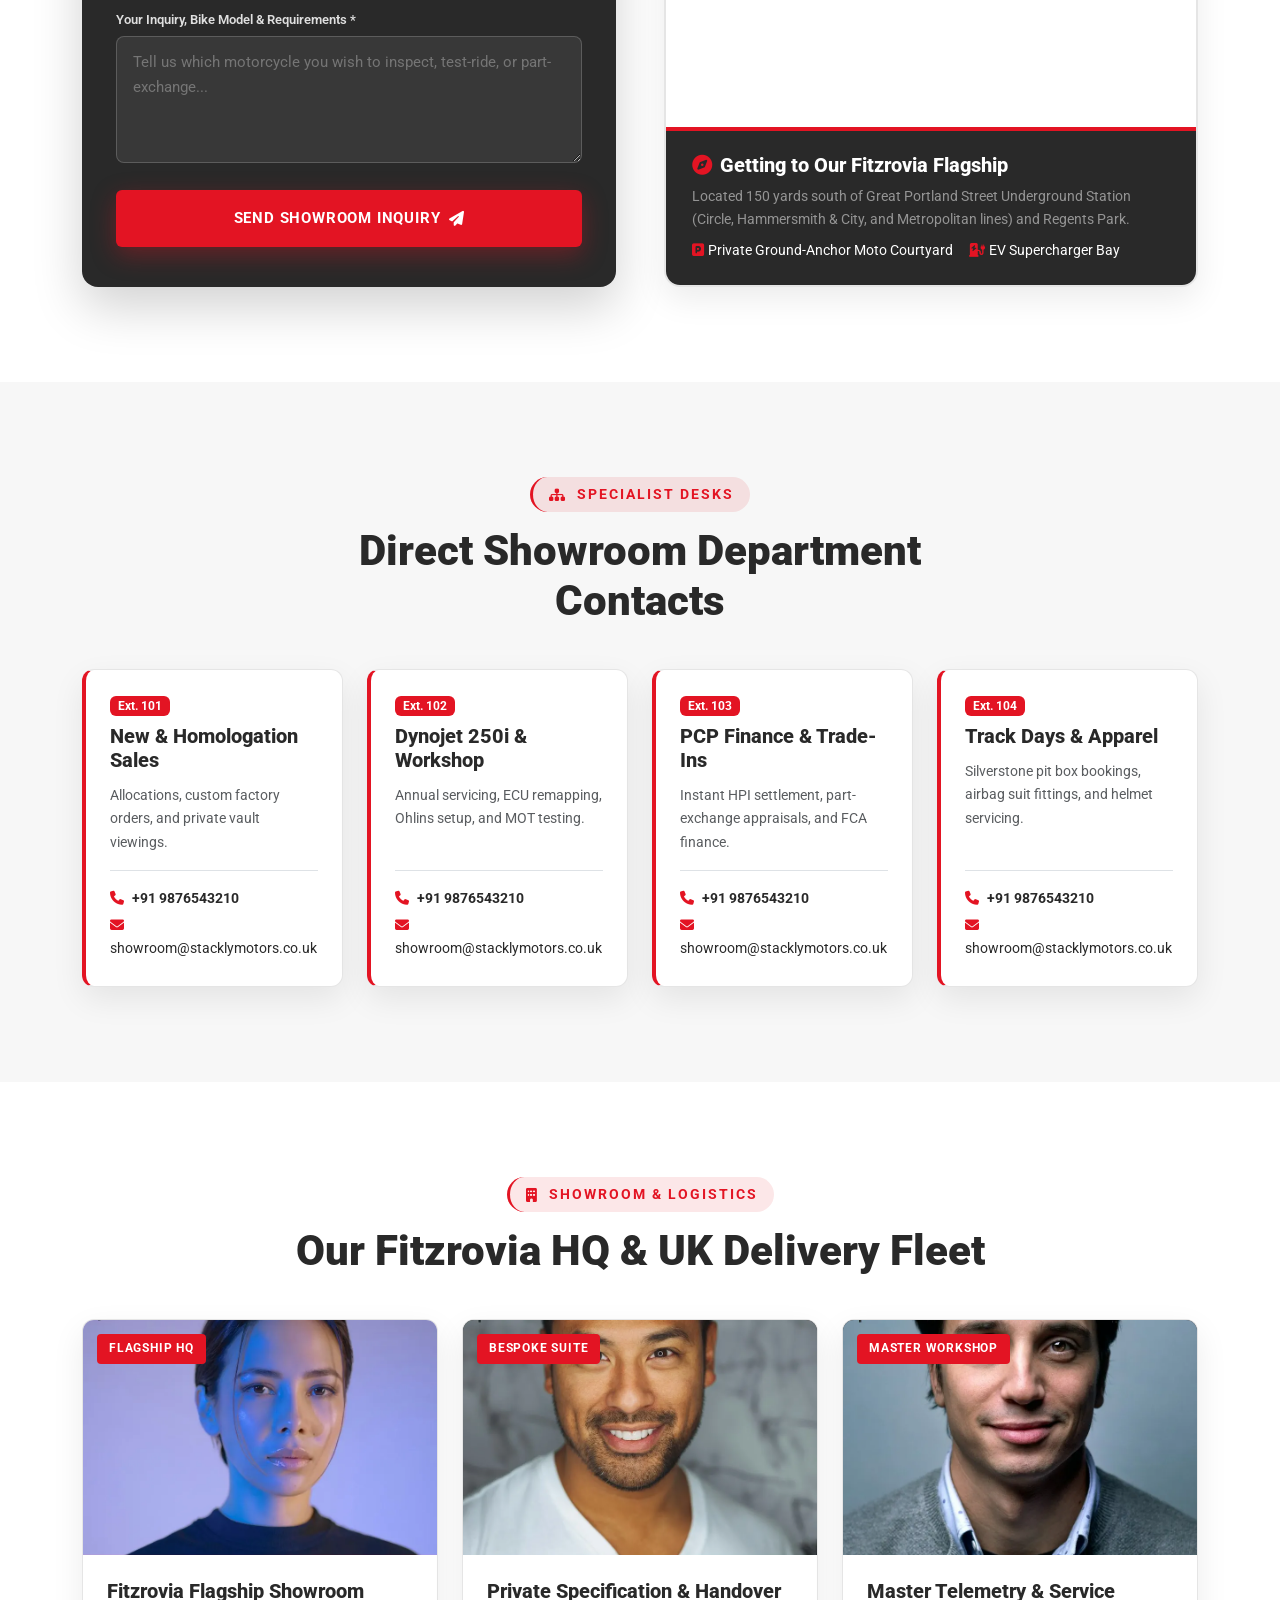
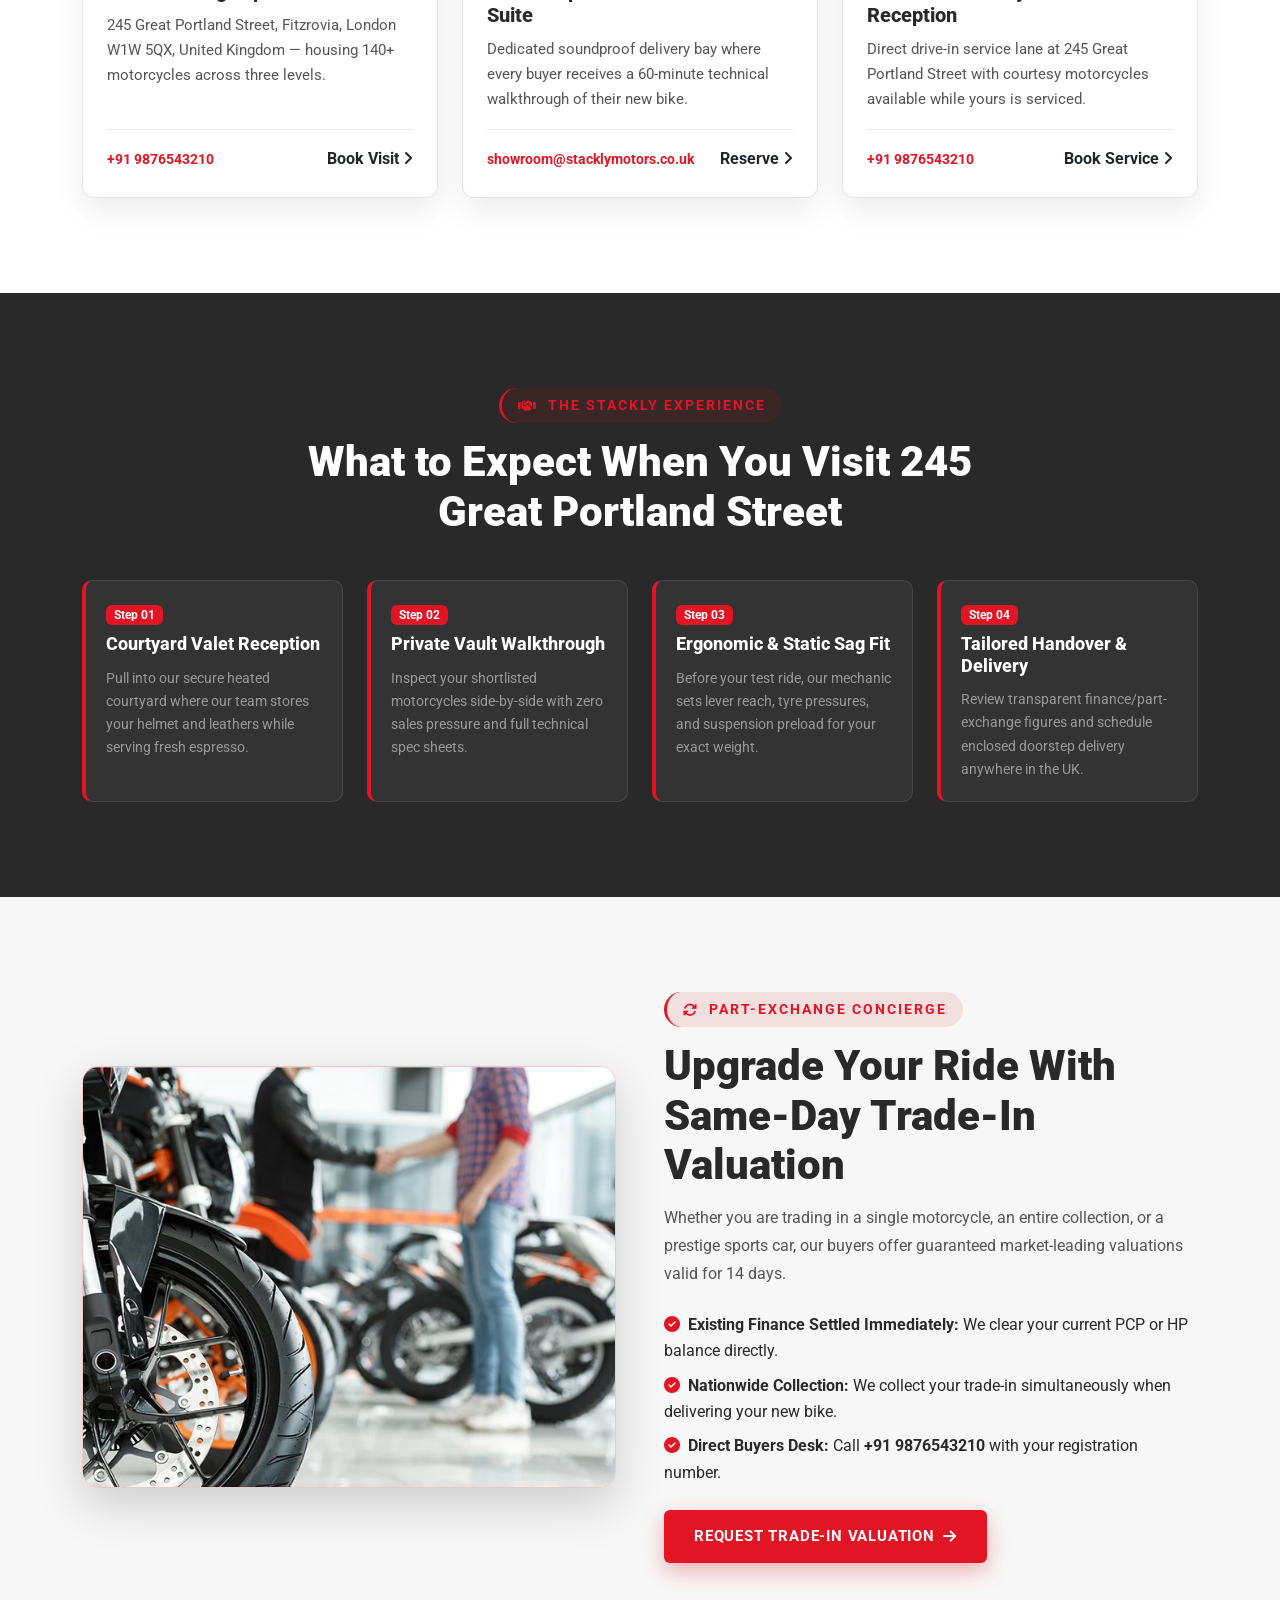
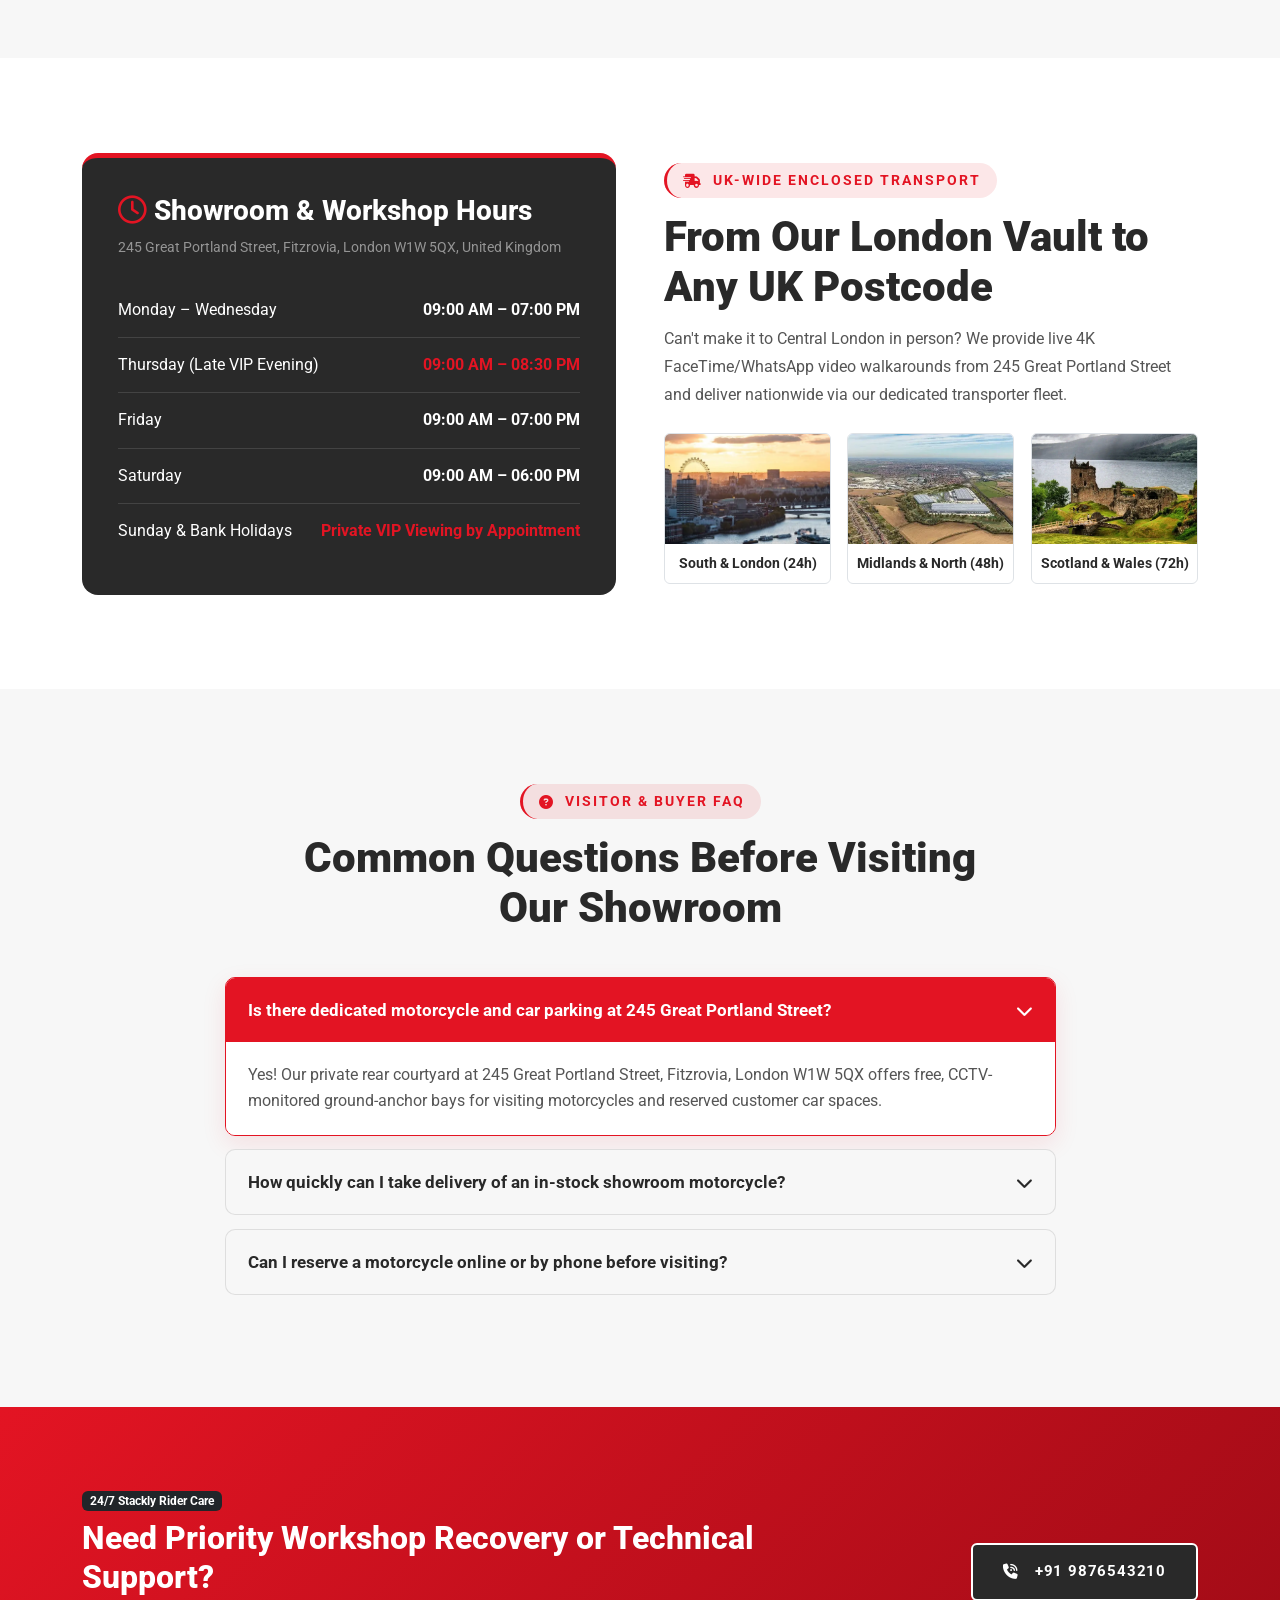
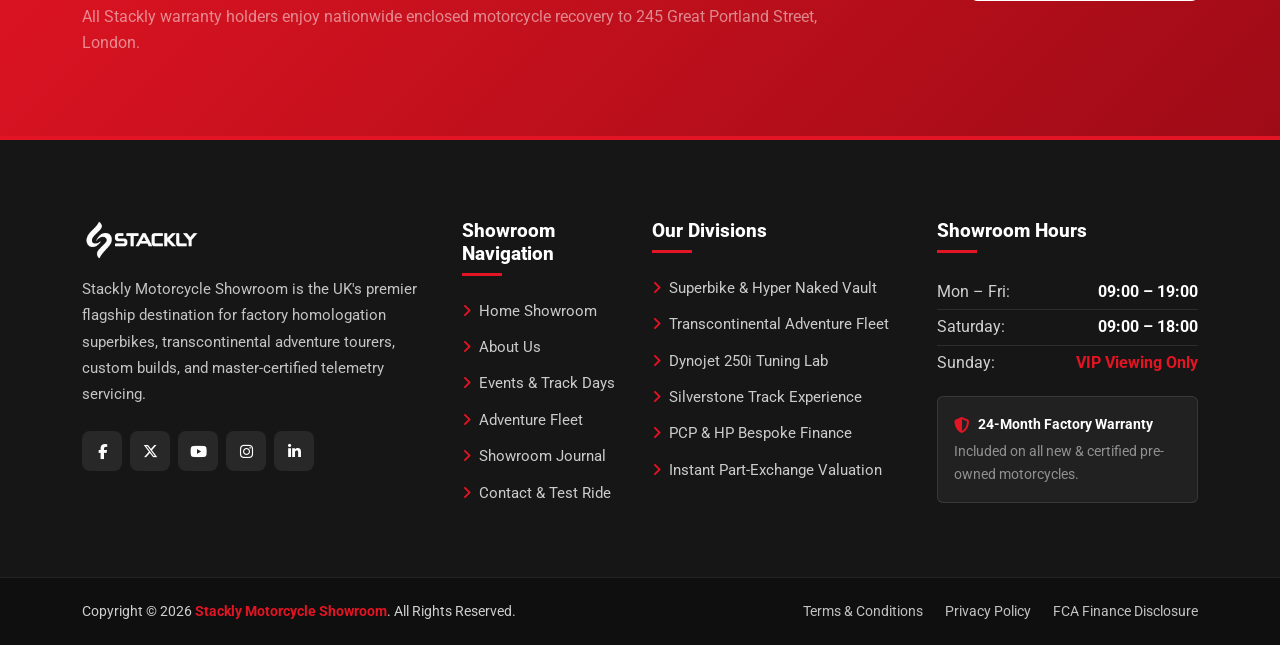
<file: pages/contact.html>
<!doctype html>
<html lang="en">
  <head>
    <meta charset="UTF-8" />
    <meta name="viewport" content="width=device-width, initial-scale=1.0" />
    <meta
      name="description"
      content="Contact Stackly Motorcycle Showroom at 245 Great Portland Street, Fitzrovia, London W1W 5QX, UK. Call +91 9876543210 or email showroom@stacklymotors.co.uk."
    />
    <title>Contact Our Showroom | Stackly Motorcycle Showroom London</title>
    <!-- Favicon -->
    <link
      rel="icon"
      type="image/webp"
      href="../assets/images/logoStackly.webp"
    />
    <!-- Google Fonts: Roboto -->
    <link rel="preconnect" href="https://fonts.googleapis.com" />
    <link rel="preconnect" href="https://fonts.gstatic.com" crossorigin />
    <link
      href="https://fonts.googleapis.com/css2?family=Roboto:ital,wght@0,300;0,400;0,500;0,700;0,900;1,400&display=swap"
      rel="stylesheet"
    />
    <!-- Bootstrap 5.3.3 CSS -->
    <link
      href="https://cdn.jsdelivr.net/npm/bootstrap@5.3.3/dist/css/bootstrap.min.css"
      rel="stylesheet"
    />
    <!-- Latest Font Awesome 6.6.0 CDN -->
    <link
      rel="stylesheet"
      href="https://cdnjs.cloudflare.com/ajax/libs/font-awesome/6.6.0/css/all.min.css"
    />
    <!-- Common & Page-Specific Stylesheets -->
    <link rel="stylesheet" href="../assets/css/styles.css" />
    <link rel="stylesheet" href="../assets/css/contact.css" />
  </head>
  <body>
    <div class="page-wrapper">
      <!-- Common Header Component -->
      <div id="header-component"></div>

      <!-- ==================================================================
	     SECTION 1: Unified Inner Page Banner with Breadcrumbs
	     ================================================================== -->
      <section
        class="page-banner contact-banner-bg"
        data-scroll-section="contact-banner"
        aria-label="Contact Page Banner"
      >
        <div class="container">
          <nav class="breadcrumb-nav" aria-label="Breadcrumb">
            <a href="../index.html"
              ><i class="fa-solid fa-house me-1"></i>Motorcycle Showroom</a
            >
            <span class="sep"><i class="fa-solid fa-angles-right"></i></span>
            <span class="current">Contact Showroom</span>
          </nav>
          <h1 class="page-banner_title">
            Contact <span class="text-main">Stackly</span> Showroom
          </h1>
          <p class="page-banner_desc">
            Visit our flagship UK showroom at 245 Great Portland Street,
            Fitzrovia, London W1W 5QX, United Kingdom, call +91 9876543210, or
            book a private test ride and part-exchange valuation below.
          </p>
        </div>
      </section>

      <!-- ==================================================================
	     SECTION 2: Direct Showroom Contact Channels (.contact-channels-sec)
	     ================================================================== -->
      <section
        class="contact-channels-sec"
        data-scroll-section="contact-channels"
      >
        <div class="container">
          <div class="row g-4">
            <div class="col-lg-4 col-md-6">
              <div class="contact-channel-card">
                <div class="channel-icon-box">
                  <i class="fa-solid fa-phone-volume"></i>
                </div>
                <h4>Call Our Showroom</h4>
                <p class="text-muted small mb-2">
                  Direct line to New Sales, Dyno Lab &amp; VIP Concierge
                </p>
                <a href="#" class="fs-4 fw-black text-main mt-auto"
                  >+91 9876543210</a
                >
              </div>
            </div>

            <div class="col-lg-4 col-md-6">
              <div class="contact-channel-card">
                <div class="channel-icon-box">
                  <i class="fa-solid fa-envelope-open-text"></i>
                </div>
                <h4>Email Showroom Desk</h4>
                <p class="text-muted small mb-2">
                  Fast response for spec sheets, finance &amp; trade-ins
                </p>
                <a href="#" class="fs-5 fw-black text-main mt-auto"
                  >showroom@stacklymotors.co.uk</a
                >
              </div>
            </div>

            <div class="col-lg-4 col-md-12">
              <div class="contact-channel-card">
                <div class="channel-icon-box">
                  <i class="fa-solid fa-location-dot"></i>
                </div>
                <h4>UK Flagship Location</h4>
                <p class="text-muted small mb-2">
                  Complimentary secure rider parking at rear courtyard
                </p>
                <p class="fw-bold mb-0 mt-auto">
                  245 Great Portland Street, Fitzrovia, London W1W 5QX, United
                  Kingdom
                </p>
              </div>
            </div>
          </div>
        </div>
      </section>

      <!-- ==================================================================
	     SECTION 3: Main Showroom Inquiry Form & London Map (.contact-main-form-sec)
	     ================================================================== -->
      <section
        class="contact-main-form-sec"
        id="mainContactFormSection"
        data-scroll-section="contact-form"
      >
        <div class="container">
          <div class="row g-5 align-items-stretch">
            <!-- Strict Validated Contact Form (Requirement 14) -->
            <div class="col-lg-6">
              <div class="faq-one_form-outer h-100">
                <span
                  class="text-main fw-bold text-uppercase small d-block mb-1"
                  ><i class="fa-solid fa-headset me-1"></i> Direct Showroom
                  Inquiry</span
                >
                <h3 class="faq-one_form-title">
                  Send a Message or Book a Visit
                </h3>
                <p class="text-white-50 small mb-4">
                  All fields are required. Our Fitzrovia team will respond
                  rapidly.
                </p>

                <div class="default-form">
                  <form
                    id="contactMainForm"
                    class="stackly-validated-form"
                    novalidate
                  >
                    <div class="row g-3">
                      <div class="col-sm-6">
                        <div class="form-group">
                          <label for="contactUsername"
                            >Full Name (Letters only, no spaces, max 16)
                            *</label
                          >
                          <input
                            type="text"
                            id="contactUsername"
                            name="username"
                            class="username-field"
                            placeholder="e.g. Oliver Sterling"
                            maxlength="16"
                            required
                            autocomplete="name"
                          />
                          <span class="form-hint"
                            >Alphabets only, no spaces (max 16 chars).</span
                          >
                        </div>
                      </div>
                      <div class="col-sm-6">
                        <div class="form-group">
                          <label for="contactPhone"
                            >Contact Number (10 digits) *</label
                          >
                          <input
                            type="tel"
                            id="contactPhone"
                            name="phone"
                            class="number-field"
                            placeholder="9876543210"
                            minlength="10"
                            maxlength="10"
                            pattern="[0-9]{10}"
                            required
                            autocomplete="tel"
                          />
                          <span class="form-hint"
                            >Digits only, exactly 10 digits.</span
                          >
                        </div>
                      </div>
                    </div>

                    <div class="row g-3">
                      <div class="col-sm-6">
                        <div class="form-group">
                          <label for="contactEmail">Email Address *</label>
                          <input
                            type="email"
                            id="contactEmail"
                            name="email"
                            placeholder="you@example.co.uk"
                            required
                            autocomplete="email"
                          />
                        </div>
                      </div>
                      <div class="col-sm-6">
                        <div class="form-group">
                          <label for="contactVisitDate"
                            >Preferred Appointment Date *</label
                          >
                          <input
                            type="date"
                            id="contactVisitDate"
                            name="visit_date"
                            class="date-field"
                            required
                          />
                          <span class="form-hint"
                            >Today or future dates only.</span
                          >
                        </div>
                      </div>
                    </div>

                    <div class="form-group">
                      <label for="contactDepartment"
                        >Select Showroom Department *</label
                      >
                      <select id="contactDepartment" name="department" required>
                        <option value="" disabled selected>
                          Choose Department...
                        </option>
                        <option value="New Superbike & Adventure Sales">
                          New Superbike &amp; Adventure Sales
                        </option>
                        <option value="Private VIP Test Ride Booking">
                          Private VIP Test Ride Booking
                        </option>
                        <option value="Part-Exchange & Finance Valuation">
                          Part-Exchange &amp; Finance Valuation
                        </option>
                        <option value="Dynojet 250i & Master Service Bay">
                          Dynojet 250i &amp; Master Service Bay
                        </option>
                        <option value="Enclosed UK Nationwide Delivery">
                          Enclosed UK Nationwide Delivery
                        </option>
                      </select>
                    </div>

                    <div class="form-group">
                      <label for="contactMessage"
                        >Your Inquiry, Bike Model &amp; Requirements *</label
                      >
                      <textarea
                        id="contactMessage"
                        name="message"
                        rows="4"
                        placeholder="Tell us which motorcycle you wish to inspect, test-ride, or part-exchange..."
                        required
                      ></textarea>
                    </div>

                    <button type="submit" class="template-btn btn-style-three">
                      <span class="btn-wrap">
                        <span class="text-one"
                          >Send Showroom Inquiry
                          <i class="fa-solid fa-paper-plane"></i
                        ></span>
                        <span class="text-two"
                          >Send Showroom Inquiry
                          <i class="fa-solid fa-paper-plane"></i
                        ></span>
                      </span>
                    </button>
                  </form>
                </div>
              </div>
            </div>

            <!-- London Showroom Map & Directions -->
            <div class="col-lg-6">
              <div class="map-frame-wrapper">
                <iframe
                  title="Stackly Motorcycle Showroom 245 Great Portland Street London Map"
                  src="https://www.openstreetmap.org/export/embed.html?bbox=-0.1485%2C51.5195%2C-0.1385%2C51.5255&amp;layer=mapnik&amp;marker=51.5225%2C-0.1435"
                  loading="lazy"
                >
                </iframe>
                <div class="map-info-footer">
                  <h5 class="text-white mb-2">
                    <i class="fa-solid fa-compass text-main me-2"></i>Getting to
                    Our Fitzrovia Flagship
                  </h5>
                  <p class="small text-white-50 mb-2">
                    Located 150 yards south of Great Portland Street Underground
                    Station (Circle, Hammersmith &amp; City, and Metropolitan
                    lines) and Regents Park.
                  </p>
                  <div class="d-flex flex-wrap gap-3 small">
                    <span
                      ><i class="fa-solid fa-square-parking text-main me-1"></i
                      >Private Ground-Anchor Moto Courtyard</span
                    >
                    <span
                      ><i
                        class="fa-solid fa-charging-station text-main me-1"
                      ></i
                      >EV Supercharger Bay</span
                    >
                  </div>
                </div>
              </div>
            </div>
          </div>
        </div>
      </section>

      <!-- ==================================================================
	     SECTION 4: Direct Showroom Department Directory (.contact-departments-sec)
	     ================================================================== -->
      <section
        class="contact-departments-sec"
        data-scroll-section="contact-departments"
      >
        <div class="container">
          <div class="sec-title centered">
            <div class="sec-title_title">
              <i class="fa-solid fa-sitemap"></i> Specialist Desks
            </div>
            <h2 class="sec-title_heading">
              Direct Showroom Department Contacts
            </h2>
          </div>

          <div class="row g-4">
            <div class="col-lg-3 col-md-6">
              <div class="dept-card">
                <span class="badge bg-main align-self-start mb-2"
                  >Ext. 101</span
                >
                <h5>New &amp; Homologation Sales</h5>
                <p class="small text-muted flex-grow-1">
                  Allocations, custom factory orders, and private vault
                  viewings.
                </p>
                <div class="pt-3 border-top small">
                  <div class="mb-1">
                    <i class="fa-solid fa-phone text-main me-2"></i
                    ><a href="#" class="fw-bold">+91 9876543210</a>
                  </div>
                  <div>
                    <i class="fa-solid fa-envelope text-main me-2"></i
                    ><a href="#">showroom@stacklymotors.co.uk</a>
                  </div>
                </div>
              </div>
            </div>

            <div class="col-lg-3 col-md-6">
              <div class="dept-card">
                <span class="badge bg-main align-self-start mb-2"
                  >Ext. 102</span
                >
                <h5>Dynojet 250i &amp; Workshop</h5>
                <p class="small text-muted flex-grow-1">
                  Annual servicing, ECU remapping, Ohlins setup, and MOT
                  testing.
                </p>
                <div class="pt-3 border-top small">
                  <div class="mb-1">
                    <i class="fa-solid fa-phone text-main me-2"></i
                    ><a href="#" class="fw-bold">+91 9876543210</a>
                  </div>
                  <div>
                    <i class="fa-solid fa-envelope text-main me-2"></i
                    ><a href="#">showroom@stacklymotors.co.uk</a>
                  </div>
                </div>
              </div>
            </div>

            <div class="col-lg-3 col-md-6">
              <div class="dept-card">
                <span class="badge bg-main align-self-start mb-2"
                  >Ext. 103</span
                >
                <h5>PCP Finance &amp; Trade-Ins</h5>
                <p class="small text-muted flex-grow-1">
                  Instant HPI settlement, part-exchange appraisals, and FCA
                  finance.
                </p>
                <div class="pt-3 border-top small">
                  <div class="mb-1">
                    <i class="fa-solid fa-phone text-main me-2"></i
                    ><a href="#" class="fw-bold">+91 9876543210</a>
                  </div>
                  <div>
                    <i class="fa-solid fa-envelope text-main me-2"></i
                    ><a href="#">showroom@stacklymotors.co.uk</a>
                  </div>
                </div>
              </div>
            </div>

            <div class="col-lg-3 col-md-6">
              <div class="dept-card">
                <span class="badge bg-main align-self-start mb-2"
                  >Ext. 104</span
                >
                <h5>Track Days &amp; Apparel</h5>
                <p class="small text-muted flex-grow-1">
                  Silverstone pit box bookings, airbag suit fittings, and helmet
                  servicing.
                </p>
                <div class="pt-3 border-top small">
                  <div class="mb-1">
                    <i class="fa-solid fa-phone text-main me-2"></i
                    ><a href="#" class="fw-bold">+91 9876543210</a>
                  </div>
                  <div>
                    <i class="fa-solid fa-envelope text-main me-2"></i
                    ><a href="#">showroom@stacklymotors.co.uk</a>
                  </div>
                </div>
              </div>
            </div>
          </div>
        </div>
      </section>

      <!-- ==================================================================
	     SECTION 5: Inside Our London Showroom & Delivery Network (.contact-hubs-sec)
	     ================================================================== -->
      <section class="contact-hubs-sec" data-scroll-section="contact-hubs">
        <div class="container">
          <div class="sec-title centered">
            <div class="sec-title_title">
              <i class="fa-solid fa-building"></i> Showroom &amp; Logistics
            </div>
            <h2 class="sec-title_heading">
              Our Fitzrovia HQ &amp; UK Delivery Fleet
            </h2>
          </div>

          <div class="row g-4">
            <div class="col-lg-4 col-md-6">
              <div class="showroom-card">
                <div class="card-img-wrap">
                  <span class="card-badge">Flagship HQ</span>
                  <img
                    src="../assets/images/contact/showroom-exterior.webp"
                    alt="245 Great Portland Street Showroom"
                  />
                </div>
                <div class="card-body-content">
                  <h4>Fitzrovia Flagship Showroom</h4>
                  <p>
                    245 Great Portland Street, Fitzrovia, London W1W 5QX, United
                    Kingdom — housing 140+ motorcycles across three levels.
                  </p>
                  <div class="card-footer-meta">
                    <span class="small fw-bold text-main">+91 9876543210</span>
                    <a href="#" class="text-dark fw-bold"
                      >Book Visit <i class="fa-solid fa-angle-right"></i
                    ></a>
                  </div>
                </div>
              </div>
            </div>

            <div class="col-lg-4 col-md-6">
              <div class="showroom-card">
                <div class="card-img-wrap">
                  <span class="card-badge">Bespoke Suite</span>
                  <img
                    src="../assets/images/contact/showroom-lounge.webp"
                    alt="Private Specification Lounge"
                    style="object-position: top"
                  />
                </div>
                <div class="card-body-content">
                  <h4>Private Specification &amp; Handover Suite</h4>
                  <p>
                    Dedicated soundproof delivery bay where every buyer receives
                    a 60-minute technical walkthrough of their new bike.
                  </p>
                  <div class="card-footer-meta">
                    <span class="small fw-bold text-main"
                      >showroom@stacklymotors.co.uk</span
                    >
                    <a href="#" class="text-dark fw-bold"
                      >Reserve <i class="fa-solid fa-angle-right"></i
                    ></a>
                  </div>
                </div>
              </div>
            </div>

            <div class="col-lg-4 col-md-6">
              <div class="showroom-card">
                <div class="card-img-wrap">
                  <span class="card-badge">Master Workshop</span>
                  <img
                    src="../assets/images/contact/showroom-service.webp"
                    alt="Diagnostic and Dyno Service Bay"
                    style="object-position: top"
                  />
                </div>
                <div class="card-body-content">
                  <h4>Master Telemetry &amp; Service Reception</h4>
                  <p>
                    Direct drive-in service lane at 245 Great Portland Street
                    with courtesy motorcycles available while yours is serviced.
                  </p>
                  <div class="card-footer-meta">
                    <span class="small fw-bold text-main">+91 9876543210</span>
                    <a href="#" class="text-dark fw-bold"
                      >Book Service <i class="fa-solid fa-angle-right"></i
                    ></a>
                  </div>
                </div>
              </div>
            </div>
          </div>
        </div>
      </section>

      <!-- ==================================================================
	     SECTION 6: What to Expect During Your VIP Showroom Visit (.contact-visit-steps-sec)
	     ================================================================== -->
      <section
        class="contact-visit-steps-sec"
        data-scroll-section="contact-visit-steps"
      >
        <div class="container">
          <div class="sec-title light centered">
            <div class="sec-title_title">
              <i class="fa-solid fa-handshake"></i> The Stackly Experience
            </div>
            <h2 class="sec-title_heading">
              What to Expect When You Visit 245 Great Portland Street
            </h2>
          </div>

          <div class="row g-4">
            <div class="col-lg-3 col-md-6">
              <div class="tech-feature-box">
                <span class="badge bg-main mb-2">Step 01</span>
                <h5>Courtyard Valet Reception</h5>
                <p class="small text-white-50 mb-0">
                  Pull into our secure heated courtyard where our team stores
                  your helmet and leathers while serving fresh espresso.
                </p>
              </div>
            </div>
            <div class="col-lg-3 col-md-6">
              <div class="tech-feature-box">
                <span class="badge bg-main mb-2">Step 02</span>
                <h5>Private Vault Walkthrough</h5>
                <p class="small text-white-50 mb-0">
                  Inspect your shortlisted motorcycles side-by-side with zero
                  sales pressure and full technical spec sheets.
                </p>
              </div>
            </div>
            <div class="col-lg-3 col-md-6">
              <div class="tech-feature-box">
                <span class="badge bg-main mb-2">Step 03</span>
                <h5>Ergonomic &amp; Static Sag Fit</h5>
                <p class="small text-white-50 mb-0">
                  Before your test ride, our mechanic sets lever reach, tyre
                  pressures, and suspension preload for your exact weight.
                </p>
              </div>
            </div>
            <div class="col-lg-3 col-md-6">
              <div class="tech-feature-box">
                <span class="badge bg-main mb-2">Step 04</span>
                <h5>Tailored Handover &amp; Delivery</h5>
                <p class="small text-white-50 mb-0">
                  Review transparent finance/part-exchange figures and schedule
                  enclosed doorstep delivery anywhere in the UK.
                </p>
              </div>
            </div>
          </div>
        </div>
      </section>

      <!-- ==================================================================
	     SECTION 7: Part-Exchange & Trade-In Valuation (.contact-tradein-sec)
	     ================================================================== -->
      <section
        class="contact-tradein-sec"
        data-scroll-section="contact-tradein"
      >
        <div class="container">
          <div class="row align-items-center g-5">
            <div class="col-lg-6">
              <div
                class="rounded-4 overflow-hidden shadow-lg border border-danger border-opacity-25"
              >
                <img
                  src="../assets/images/contact/trade-in-eval.webp"
                  alt="Instant Motorcycle Part-Exchange Valuation"
                  class="w-100"
                  style="height: 420px; object-fit: cover"
                />
              </div>
            </div>
            <div class="col-lg-6">
              <div class="sec-title mb-4">
                <div class="sec-title_title">
                  <i class="fa-solid fa-rotate"></i> Part-Exchange Concierge
                </div>
                <h2 class="sec-title_heading">
                  Upgrade Your Ride With Same-Day Trade-In Valuation
                </h2>
                <div class="sec-title_text">
                  Whether you are trading in a single motorcycle, an entire
                  collection, or a prestige sports car, our buyers offer
                  guaranteed market-leading valuations valid for 14 days.
                </div>
              </div>
              <ul class="list-unstyled mb-4">
                <li class="mb-2">
                  <i class="fa-solid fa-circle-check text-main me-2"></i
                  ><strong>Existing Finance Settled Immediately:</strong> We
                  clear your current PCP or HP balance directly.
                </li>
                <li class="mb-2">
                  <i class="fa-solid fa-circle-check text-main me-2"></i
                  ><strong>Nationwide Collection:</strong> We collect your
                  trade-in simultaneously when delivering your new bike.
                </li>
                <li>
                  <i class="fa-solid fa-circle-check text-main me-2"></i
                  ><strong>Direct Buyers Desk:</strong> Call
                  <a href="#" class="fw-bold">+91 9876543210</a>
                  with your registration number.
                </li>
              </ul>
              <a href="#" class="theme-btn btn-style-one">
                <span class="btn-wrap">
                  <span class="text-one"
                    >Request Trade-In Valuation
                    <i class="fa-solid fa-arrow-right"></i
                  ></span>
                  <span class="text-two"
                    >Request Trade-In Valuation
                    <i class="fa-solid fa-arrow-right"></i
                  ></span>
                </span>
              </a>
            </div>
          </div>
        </div>
      </section>

      <!-- ==================================================================
	     SECTION 8: Showroom Opening Hours & Regional Delivery Coverage (.contact-hours-sec)
	     ================================================================== -->
      <section class="contact-hours-sec" data-scroll-section="contact-hours">
        <div class="container">
          <div class="row g-5 align-items-center">
            <div class="col-lg-6">
              <div class="hours-table-card">
                <h3 class="text-white mb-2">
                  <i class="fa-regular fa-clock text-main me-2"></i>Showroom
                  &amp; Workshop Hours
                </h3>
                <p class="small text-white-50 mb-4">
                  245 Great Portland Street, Fitzrovia, London W1W 5QX, United
                  Kingdom
                </p>

                <div class="hours-row">
                  <span>Monday – Wednesday</span>
                  <strong class="text-white">09:00 AM – 07:00 PM</strong>
                </div>
                <div class="hours-row">
                  <span>Thursday (Late VIP Evening)</span>
                  <strong class="text-main">09:00 AM – 08:30 PM</strong>
                </div>
                <div class="hours-row">
                  <span>Friday</span>
                  <strong class="text-white">09:00 AM – 07:00 PM</strong>
                </div>
                <div class="hours-row">
                  <span>Saturday</span>
                  <strong class="text-white">09:00 AM – 06:00 PM</strong>
                </div>
                <div class="hours-row">
                  <span>Sunday &amp; Bank Holidays</span>
                  <strong class="text-main"
                    >Private VIP Viewing by Appointment</strong
                  >
                </div>
              </div>
            </div>

            <div class="col-lg-6">
              <div class="sec-title mb-4">
                <div class="sec-title_title">
                  <i class="fa-solid fa-truck-fast"></i> UK-Wide Enclosed
                  Transport
                </div>
                <h2 class="sec-title_heading">
                  From Our London Vault to Any UK Postcode
                </h2>
                <div class="sec-title_text">
                  Can't make it to Central London in person? We provide live 4K
                  FaceTime/WhatsApp video walkarounds from 245 Great Portland
                  Street and deliver nationwide via our dedicated transporter
                  fleet.
                </div>
              </div>
              <div class="row g-3">
                <div class="col-sm-4">
                  <div class="rounded overflow-hidden border">
                    <img
                      src="../assets/images/contact/hub-london.webp"
                      alt="London Delivery Zone"
                      style="height: 110px; width: 100%; object-fit: cover"
                    />
                    <div class="p-2 text-center small fw-bold">
                      South &amp; London (24h)
                    </div>
                  </div>
                </div>
                <div class="col-sm-4">
                  <div class="rounded overflow-hidden border">
                    <img
                      src="../assets/images/contact/hub-manchester.webp"
                      alt="Midlands and North Delivery"
                      style="height: 110px; width: 100%; object-fit: cover"
                    />
                    <div class="p-2 text-center small fw-bold">
                      Midlands &amp; North (48h)
                    </div>
                  </div>
                </div>
                <div class="col-sm-4">
                  <div class="rounded overflow-hidden border">
                    <img
                      src="../assets/images/contact/hub-edinburgh.webp"
                      alt="Scotland and Wales Delivery"
                      style="height: 110px; width: 100%; object-fit: cover"
                    />
                    <div class="p-2 text-center small fw-bold">
                      Scotland &amp; Wales (72h)
                    </div>
                  </div>
                </div>
              </div>
            </div>
          </div>
        </div>
      </section>

      <!-- ==================================================================
	     SECTION 9: Contact & Purchasing FAQ (.contact-faq-sec)
	     ================================================================== -->
      <section class="contact-faq-sec" data-scroll-section="contact-faq">
        <div class="container">
          <div class="sec-title centered">
            <div class="sec-title_title">
              <i class="fa-solid fa-circle-question"></i> Visitor &amp; Buyer
              FAQ
            </div>
            <h2 class="sec-title_heading">
              Common Questions Before Visiting Our Showroom
            </h2>
          </div>

          <div class="row justify-content-center">
            <div class="col-lg-9">
              <ul class="accordion-box">
                <li class="accordion block active-block">
                  <div class="acc-btn">
                    <span
                      >Is there dedicated motorcycle and car parking at 245
                      Great Portland Street?</span
                    >
                    <i class="fa-solid fa-chevron-down"></i>
                  </div>
                  <div class="acc-content current">
                    <p class="mb-0">
                      Yes! Our private rear courtyard at 245 Great Portland
                      Street, Fitzrovia, London W1W 5QX offers free,
                      CCTV-monitored ground-anchor bays for visiting motorcycles
                      and reserved customer car spaces.
                    </p>
                  </div>
                </li>
                <li class="accordion block">
                  <div class="acc-btn">
                    <span
                      >How quickly can I take delivery of an in-stock showroom
                      motorcycle?</span
                    >
                    <i class="fa-solid fa-chevron-down"></i>
                  </div>
                  <div class="acc-content">
                    <p class="mb-0">
                      All showroom motorcycles have already completed their
                      50-point inspection, allowing same-day collection or
                      24-to-48-hour UK enclosed van delivery once finance or
                      payment clears.
                    </p>
                  </div>
                </li>
                <li class="accordion block">
                  <div class="acc-btn">
                    <span
                      >Can I reserve a motorcycle online or by phone before
                      visiting?</span
                    >
                    <i class="fa-solid fa-chevron-down"></i>
                  </div>
                  <div class="acc-content">
                    <p class="mb-0">
                      Yes. Call us on +91 9876543210 or email
                      showroom@stacklymotors.co.uk to place a fully refundable
                      £250 holding deposit that takes the motorcycle off sale
                      for 7 days pending your viewing.
                    </p>
                  </div>
                </li>
              </ul>
            </div>
          </div>
        </div>
      </section>

      <!-- ==================================================================
	     SECTION 10: Instant Roadside & Workshop Support CTA (.contact-emergency-sec)
	     ================================================================== -->
      <section
        class="contact-emergency-sec"
        data-scroll-section="contact-emergency"
      >
        <div class="container">
          <div class="row align-items-center g-4">
            <div class="col-lg-8">
              <span class="badge bg-dark text-white mb-2"
                >24/7 Stackly Rider Care</span
              >
              <h2 class="text-white mb-2">
                Need Priority Workshop Recovery or Technical Support?
              </h2>
              <p class="mb-0 text-white-50">
                All Stackly warranty holders enjoy nationwide enclosed
                motorcycle recovery to 245 Great Portland Street, London.
              </p>
            </div>
            <div class="col-lg-4 text-lg-end">
              <a href="#" class="theme-btn btn-style-two border-white">
                <span class="btn-wrap">
                  <span class="text-one"
                    ><i class="fa-solid fa-phone-volume me-2"></i>+91
                    9876543210</span
                  >
                  <span class="text-two"
                    ><i class="fa-solid fa-phone-volume me-2"></i>+91
                    9876543210</span
                  >
                </span>
              </a>
            </div>
          </div>
        </div>
      </section>

      <!-- Common Footer Component -->
      <div id="footer-component"></div>
    </div>

    <!-- Bootstrap 5.3.3 JS Bundle -->
    <script src="https://cdn.jsdelivr.net/npm/bootstrap@5.3.3/dist/js/bootstrap.bundle.min.js"></script>
    <!-- Common & Interactive Theme Script -->
    <script src="../assets/js/script.js"></script>
  </body>
</html>
</file>
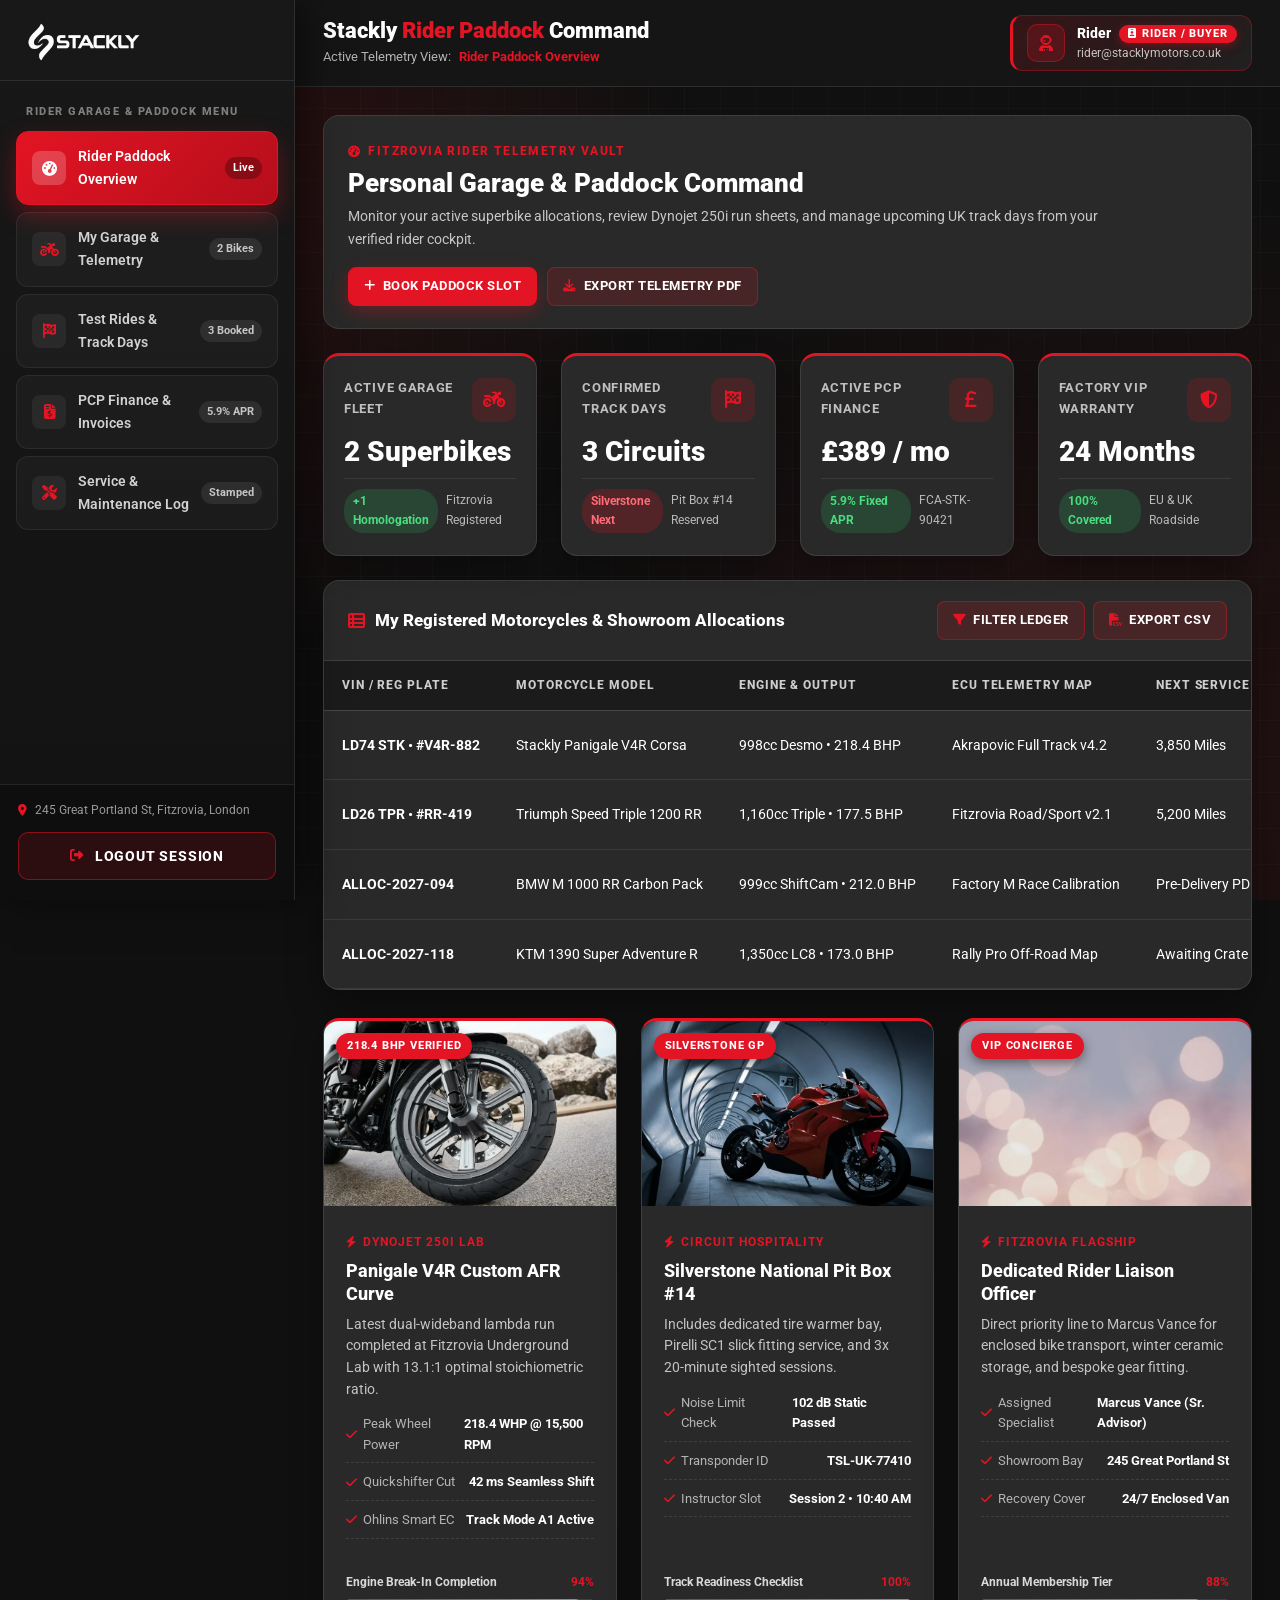
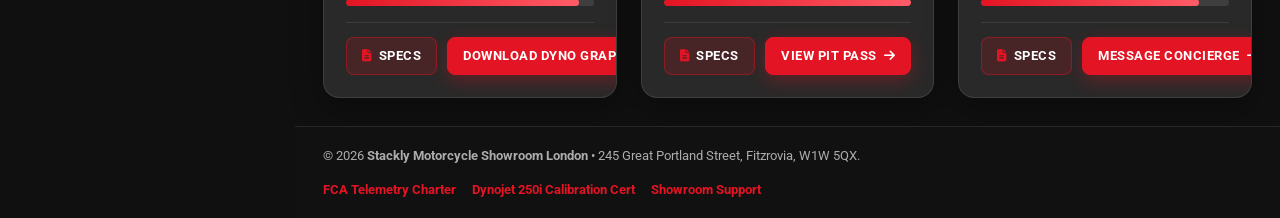
<file: pages/dashboard.html>
<!doctype html>
<html lang="en">
  <head>
    <meta charset="UTF-8" />
    <meta name="viewport" content="width=device-width, initial-scale=1.0" />
    <meta
      name="description"
      content="Stackly Motorcycle Showroom London — Role-Based Paddock & Telemetry Dashboard. Manage superbike allocations, Dynojet 250i ECU maps, PCP finance, and circuit bookings."
    />
    <title>
      Showroom Paddock Dashboard | Stackly Motorcycle Showroom London
    </title>
    <!-- Favicon -->
    <link
      rel="icon"
      type="image/webp"
      href="../assets/images/logoStackly.webp"
    />
    <!-- Google Fonts: Roboto -->
    <link rel="preconnect" href="https://fonts.googleapis.com" />
    <link rel="preconnect" href="https://fonts.gstatic.com" crossorigin />
    <link
      href="https://fonts.googleapis.com/css2?family=Roboto:ital,wght@0,300;0,400;0,500;0,700;0,900;1,400&display=swap"
      rel="stylesheet"
    />
    <!-- Bootstrap 5.3.3 CSS -->
    <link
      href="https://cdn.jsdelivr.net/npm/bootstrap@5.3.3/dist/css/bootstrap.min.css"
      rel="stylesheet"
    />
    <!-- Latest Font Awesome 6.6.0 CDN -->
    <link
      rel="stylesheet"
      href="https://cdnjs.cloudflare.com/ajax/libs/font-awesome/6.6.0/css/all.min.css"
    />
    <!-- Theme & Dashboard Stylesheets -->
    <link rel="stylesheet" href="../assets/css/styles.css" />
    <link rel="stylesheet" href="../assets/css/dashboard.css" />
  </head>
  <body class="dashboard-body">
    <!-- Mobile Sidebar Backdrop -->
    <div
      class="sidebar-backdrop"
      id="dashSidebarBackdrop"
      data-sidebar-toggle="close"
      aria-hidden="true"
    ></div>

    <div class="dashboard-layout">
      <!-- ==================================================================
           ROLE-BASED SIDEBAR NAVIGATION (Requirement 2, 5 & 7)
           ================================================================== -->
      <aside
        class="dashboard-sidebar"
        id="dashboardSidebar"
        aria-label="Role-Based Showroom Sidebar"
      >
        <!-- Brand Logo & Mobile Close -->
        <div class="sidebar-brand-box">
          <a
            href="../index.html"
            class="sidebar-brand-link"
            aria-label="Stackly Motorcycle Showroom Home"
          >
            <img
              src="../assets/images/logoStackly.webp"
              alt="Stackly Motorcycle Showroom Logo"
            />
          </a>
          <button
            type="button"
            class="sidebar-close-btn"
            id="dashSidebarCloseBtn"
            data-sidebar-toggle="close"
            aria-label="Close Sidebar Menu"
          >
            <i class="fa-solid fa-xmark"></i>
          </button>
        </div>

        <!-- Dynamic Role-Specific Sidebar Menu (Scrollable) -->
        <div class="sidebar-menu-wrap">
          <div class="sidebar-menu-label" id="sidebarMenuHeading">
            Role Paddock Navigation
          </div>
          <ul class="dash-sidebar-nav" id="dashboardSidebarNav" role="tablist">
            <!-- Populated dynamically based on Login Role in dashboard.js -->
          </ul>
        </div>

        <!-- Sidebar Footer & Logout Button (Excluded from 404 redirect per Requirement 7) -->
        <div class="sidebar-footer-box">
          <div class="sidebar-showroom-loc">
            <i class="fa-solid fa-location-dot text-main"></i>
            <span>245 Great Portland St, Fitzrovia, London</span>
          </div>
          <a
            href="login.html"
            class="dash-logout-btn"
            id="sidebarLogoutBtn"
            data-logout-btn="true"
          >
            <i class="fa-solid fa-right-from-bracket"></i>
            <span>Logout Session</span>
          </a>
        </div>
      </aside>

      <!-- ==================================================================
           MAIN DASHBOARD AREA
           ================================================================== -->
      <div class="dashboard-main">
        <!-- Sticky Top Header Bar -->
        <header class="dashboard-topbar">
          <div class="topbar-left">
            <button
              type="button"
              class="mobile-sidebar-toggle"
              id="dashMobileMenuBtn"
              data-sidebar-toggle="open"
              aria-label="Open Role Sidebar Menu"
            >
              <i class="fa-solid fa-bars-staggered"></i>
            </button>
            <div class="topbar-title-group">
              <h1 id="topbarPortalTitle">
                Stackly <span class="text-main">Rider Paddock</span> Command
              </h1>
              <p class="topbar-subtitle">
                <span>Active Telemetry View:</span>
                <span class="text-main fw-bold" id="topbarActiveSectionName"
                  >Overview</span
                >
              </p>
            </div>
          </div>

          <div class="topbar-right">
            <!-- Authenticated User Identity (Username, Email & Role in Top-Right Header Only) -->
            <div
              class="topbar-user-profile"
              aria-label="Logged-In User Profile"
            >
              <div class="topbar-user-avatar" aria-hidden="true">
                <i class="fa-solid fa-user-astronaut"></i>
              </div>
              <div class="topbar-user-details">
                <div class="topbar-user-top">
                  <span class="topbar-user-name" id="topbarUserName"
                    >Oliver Sterling</span
                  >
                  <span class="topbar-role-badge" id="topbarRoleBadge">
                    <i class="fa-solid fa-id-badge"></i>
                    <span id="topbarRoleText">Rider / Buyer</span>
                  </span>
                </div>
                <span class="topbar-user-email" id="topbarUserEmail"
                  >rider@stacklymotors.co.uk</span
                >
              </div>
            </div>
          </div>
        </header>

        <!-- Main Content Container -->
        <main class="dashboard-content-area">
          <div class="container-fluid px-0">
            <!-- ============================================================
                 DYNAMIC ROLE & SIDEBAR SECTION CONTENT (Requirement 4, 5, 6, 8)
                 ============================================================ -->
            <div id="dashboardDynamicContent">
              <!-- Populated dynamically by assets/js/dashboard.js based on Role and clicked Sidebar item -->
            </div>
          </div>
        </main>

        <!-- Dashboard Footer -->
        <footer class="dashboard-footer">
          <div>
            &copy; 2026 <strong>Stackly Motorcycle Showroom London</strong>
            &bull; 245 Great Portland Street, Fitzrovia, W1W 5QX.
          </div>
          <div class="d-flex align-items-center flex-wrap gap-3">
            <a href="#">FCA Telemetry Charter</a>
            <a href="#">Dynojet 250i Calibration Cert</a>
            <a href="#">Showroom Support</a>
          </div>
        </footer>
      </div>
    </div>

    <!-- Bootstrap 5.3.3 JS Bundle -->
    <script src="https://cdn.jsdelivr.net/npm/bootstrap@5.3.3/dist/js/bootstrap.bundle.min.js"></script>
    <!-- Role-Based Dashboard Engine & 404 Redirect Script -->
    <script src="../assets/js/dashboard.js"></script>
  </body>
</html>
</file>
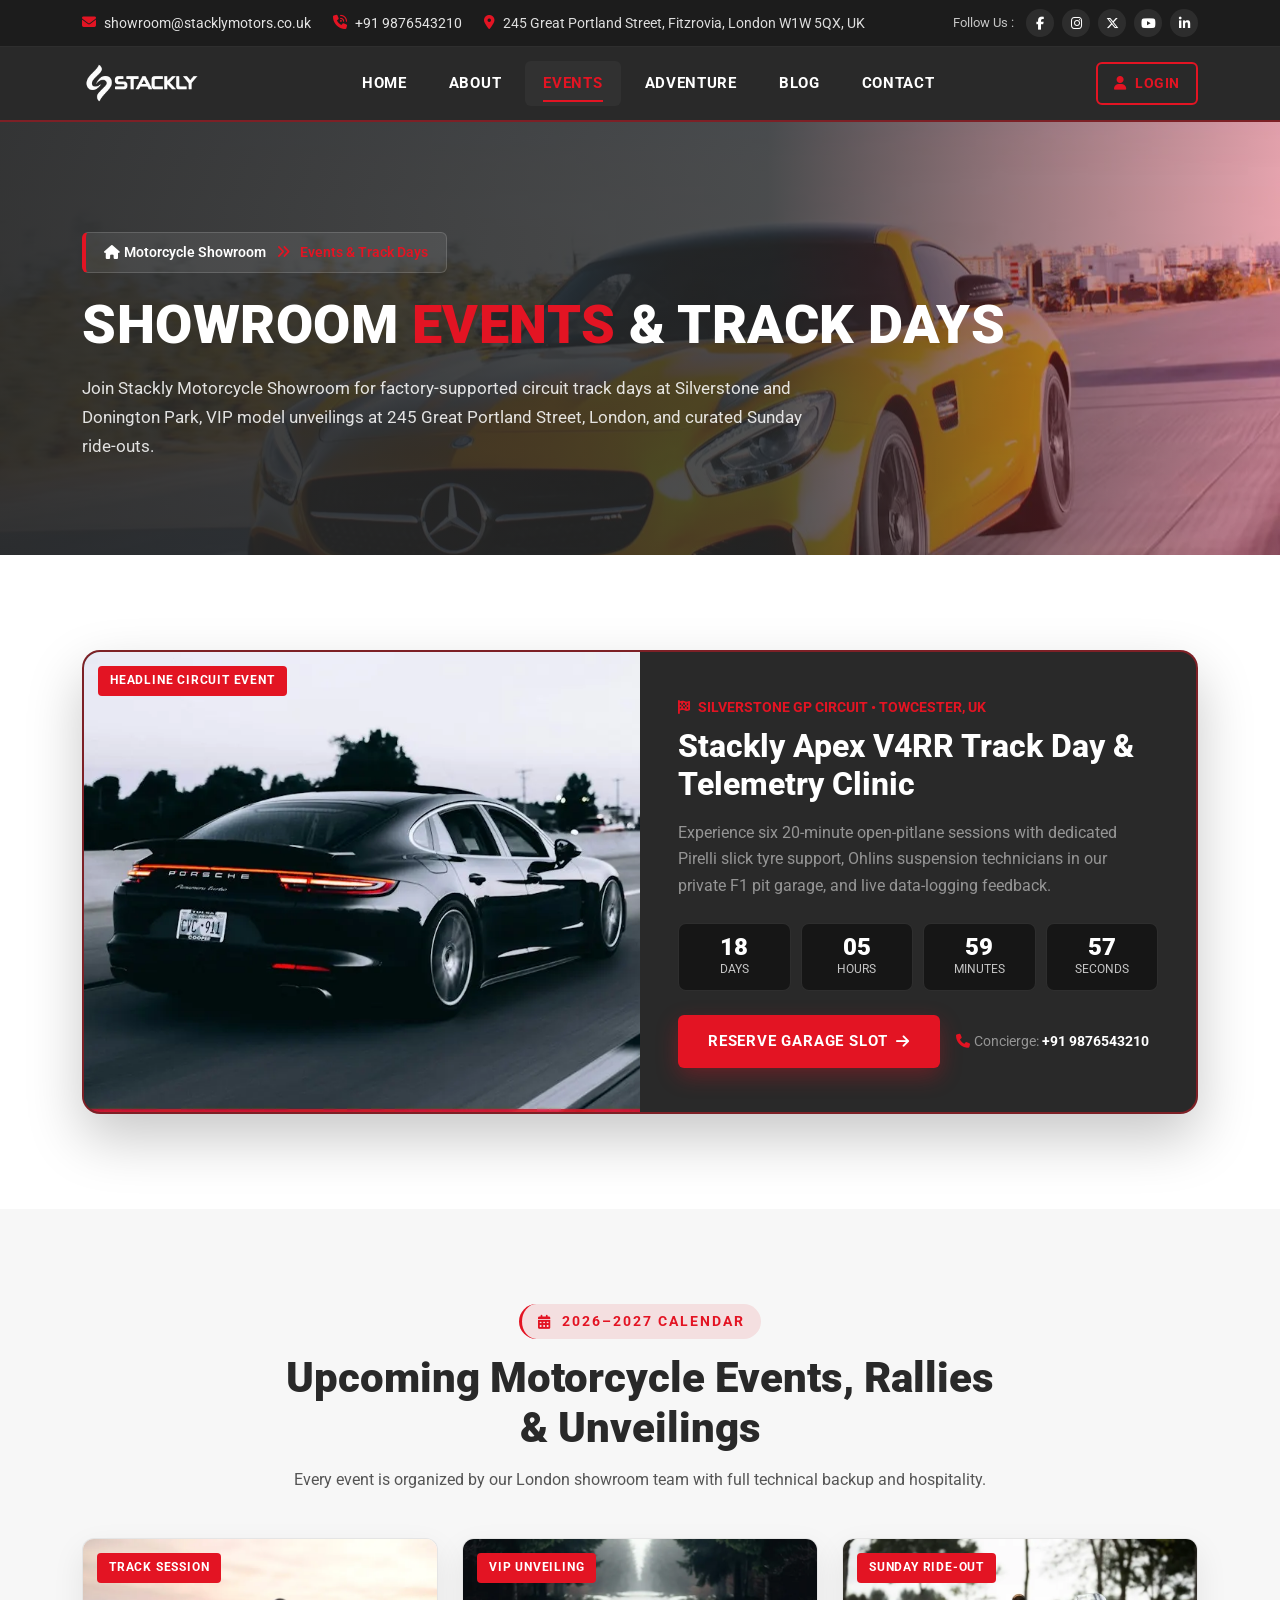
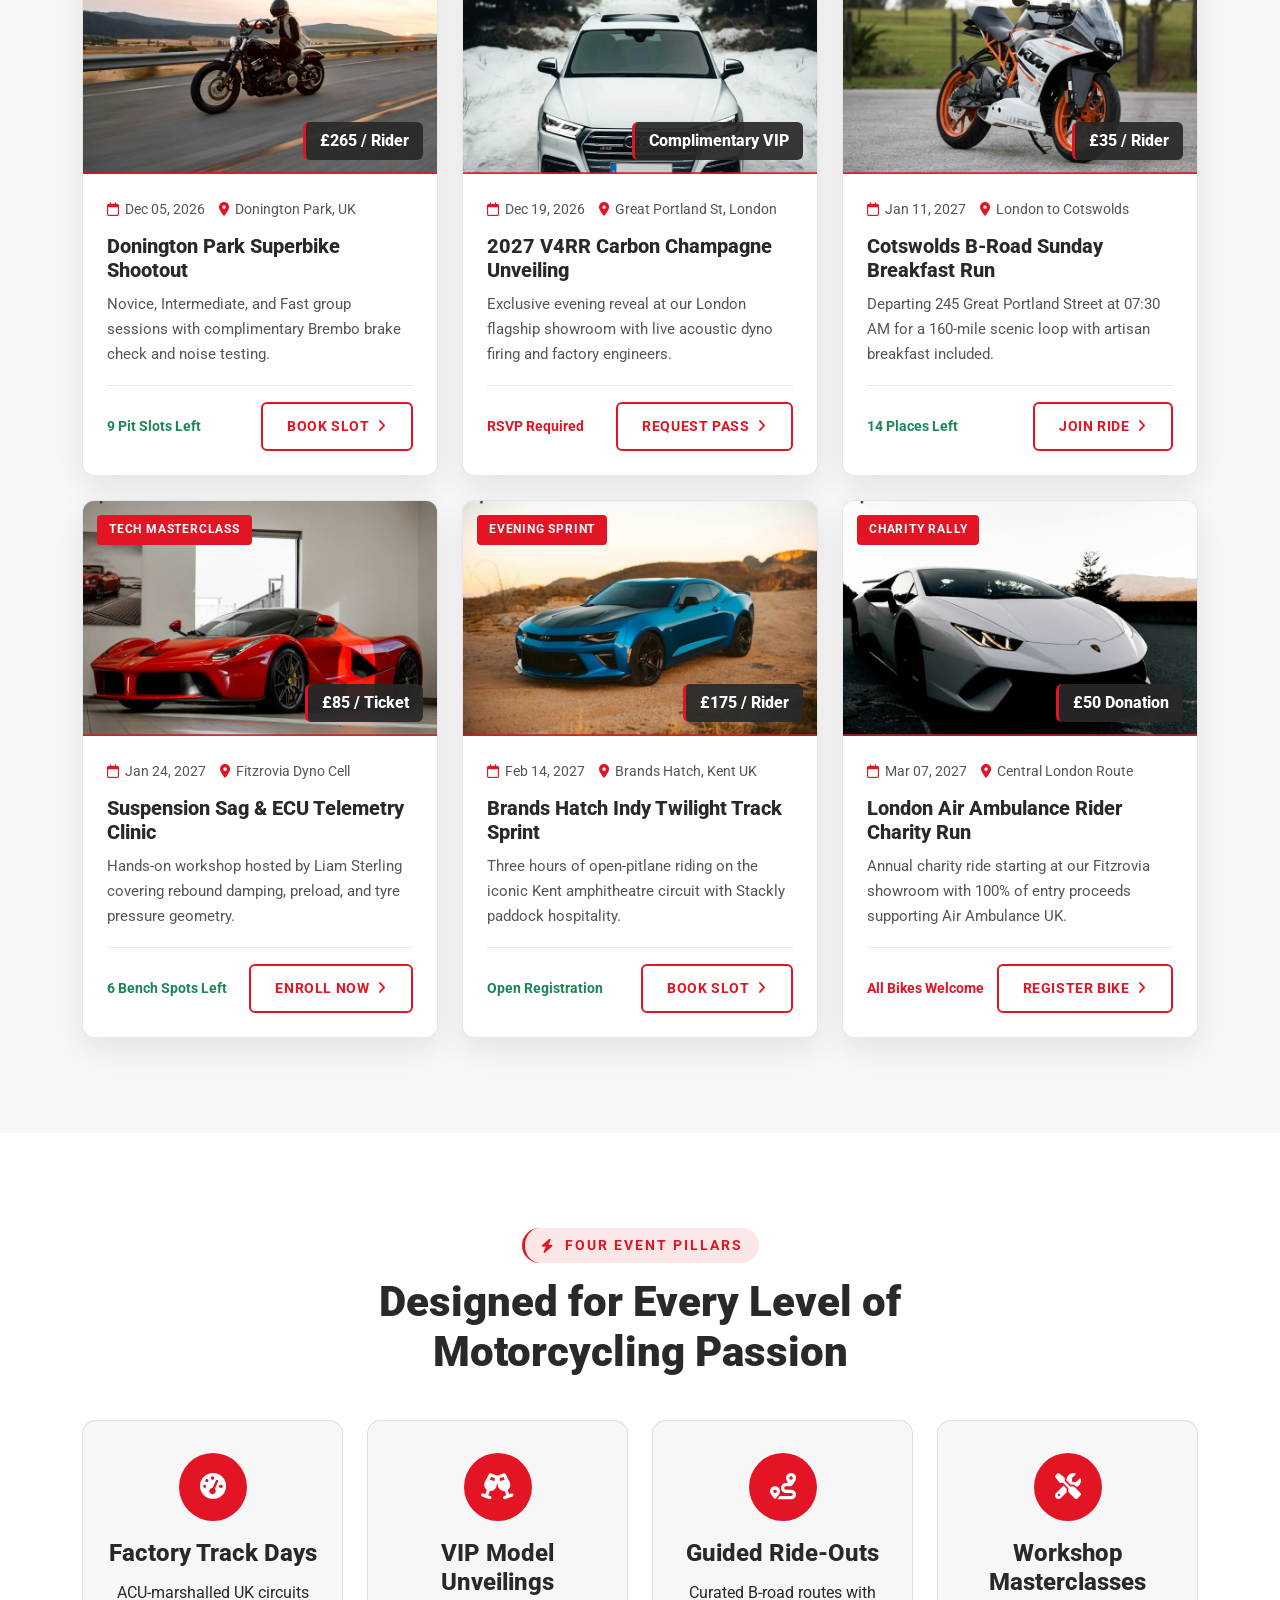
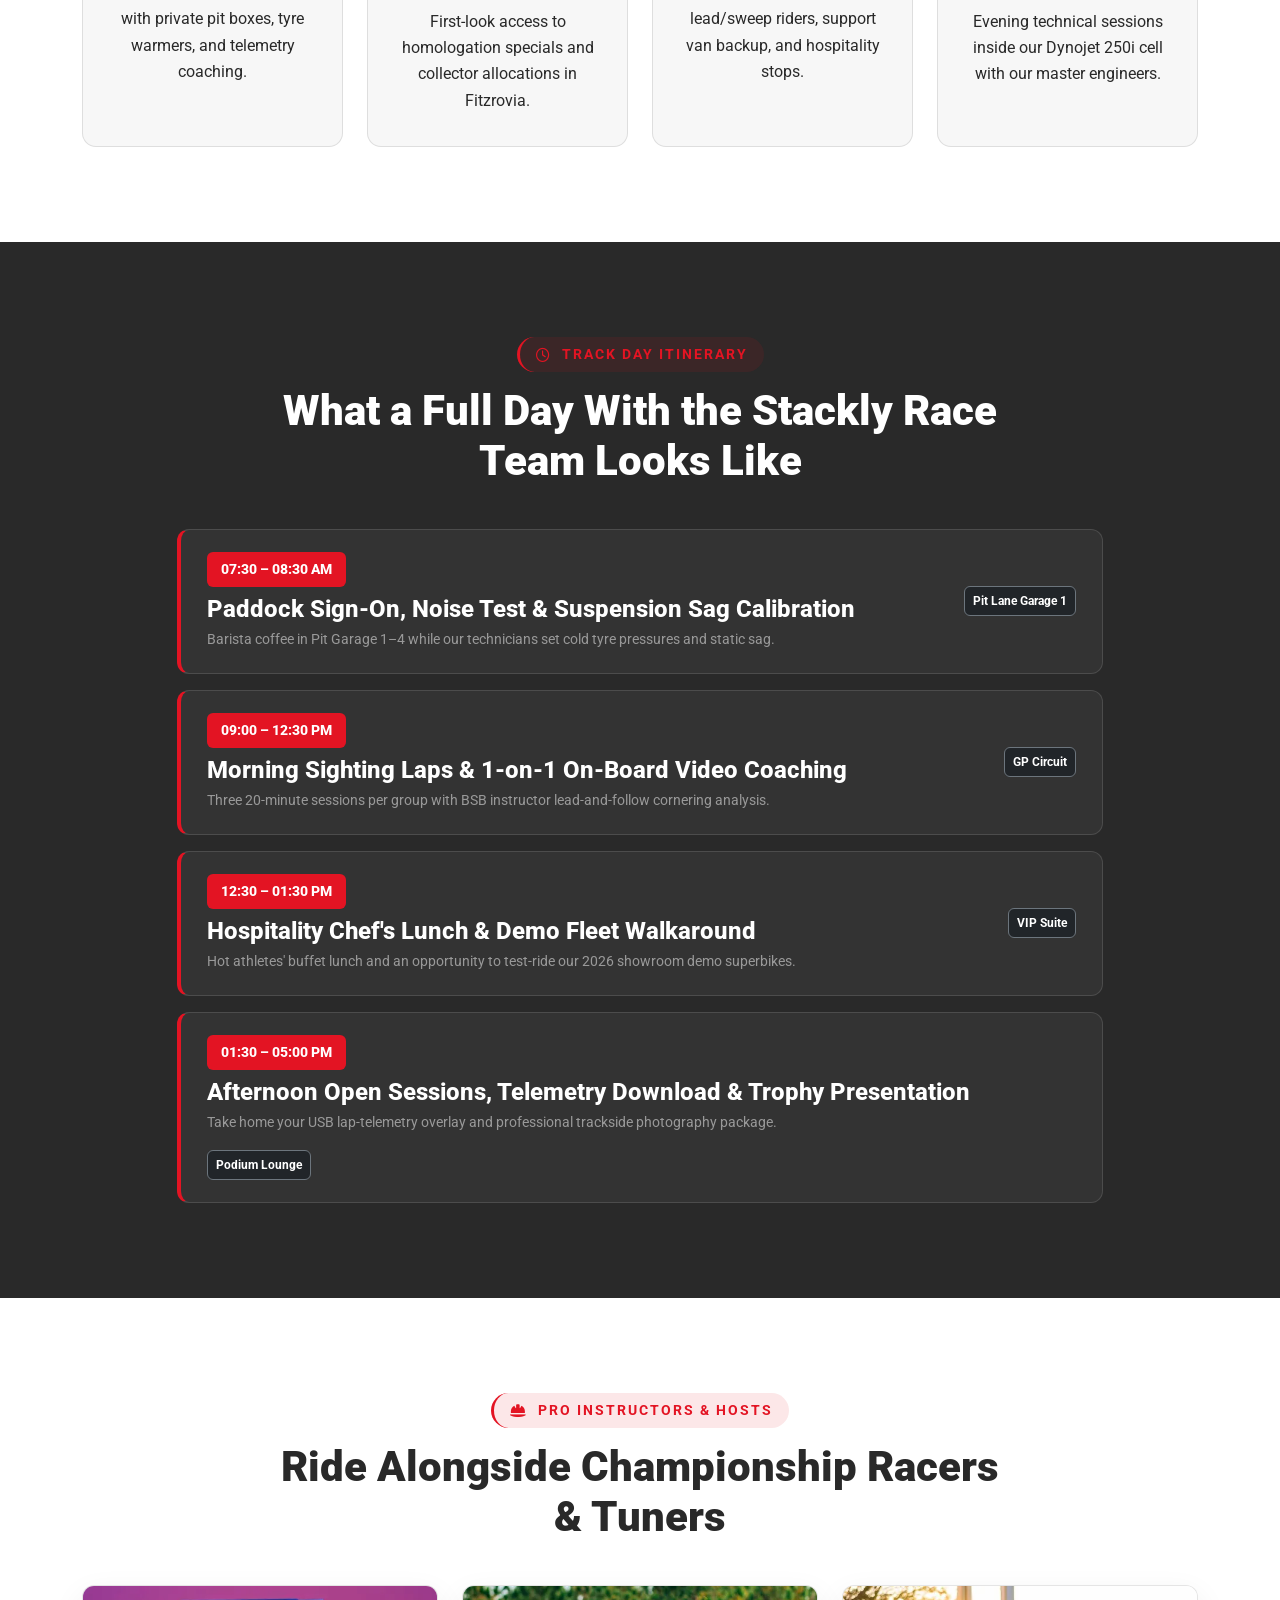
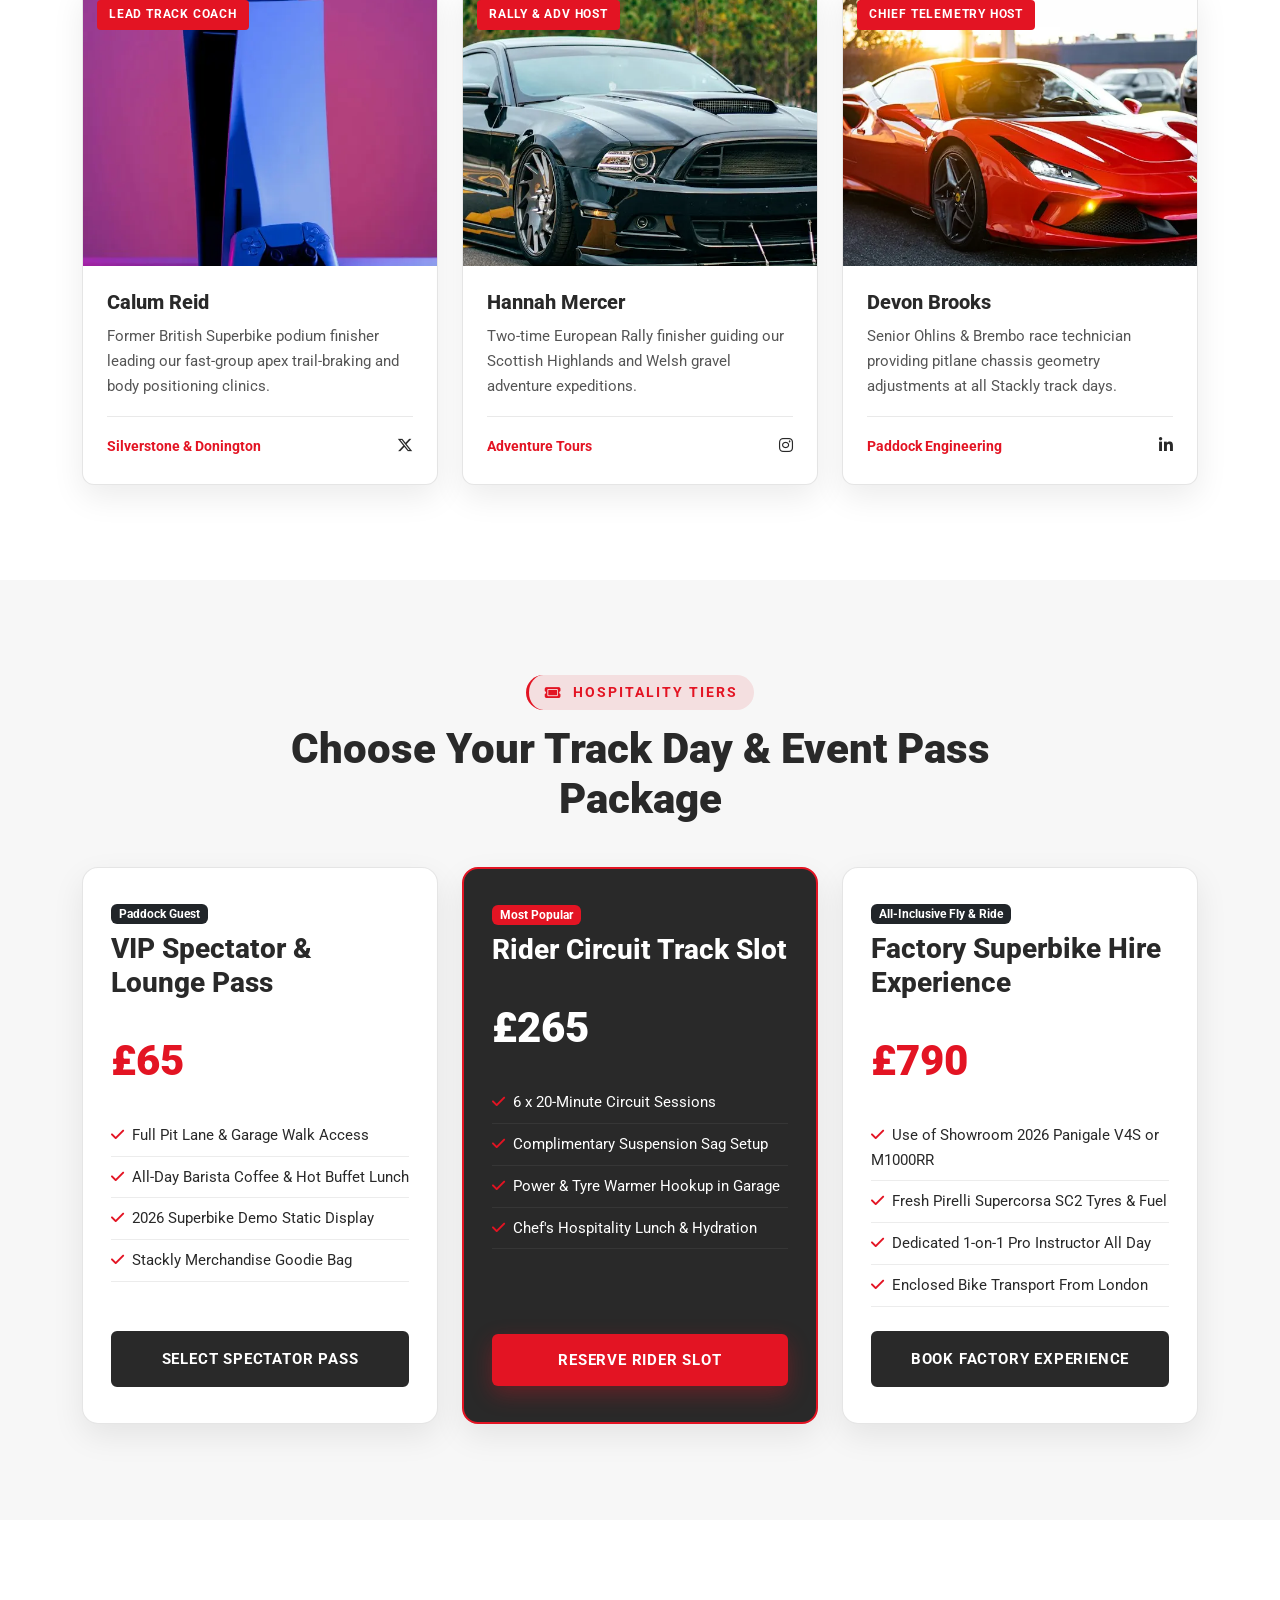
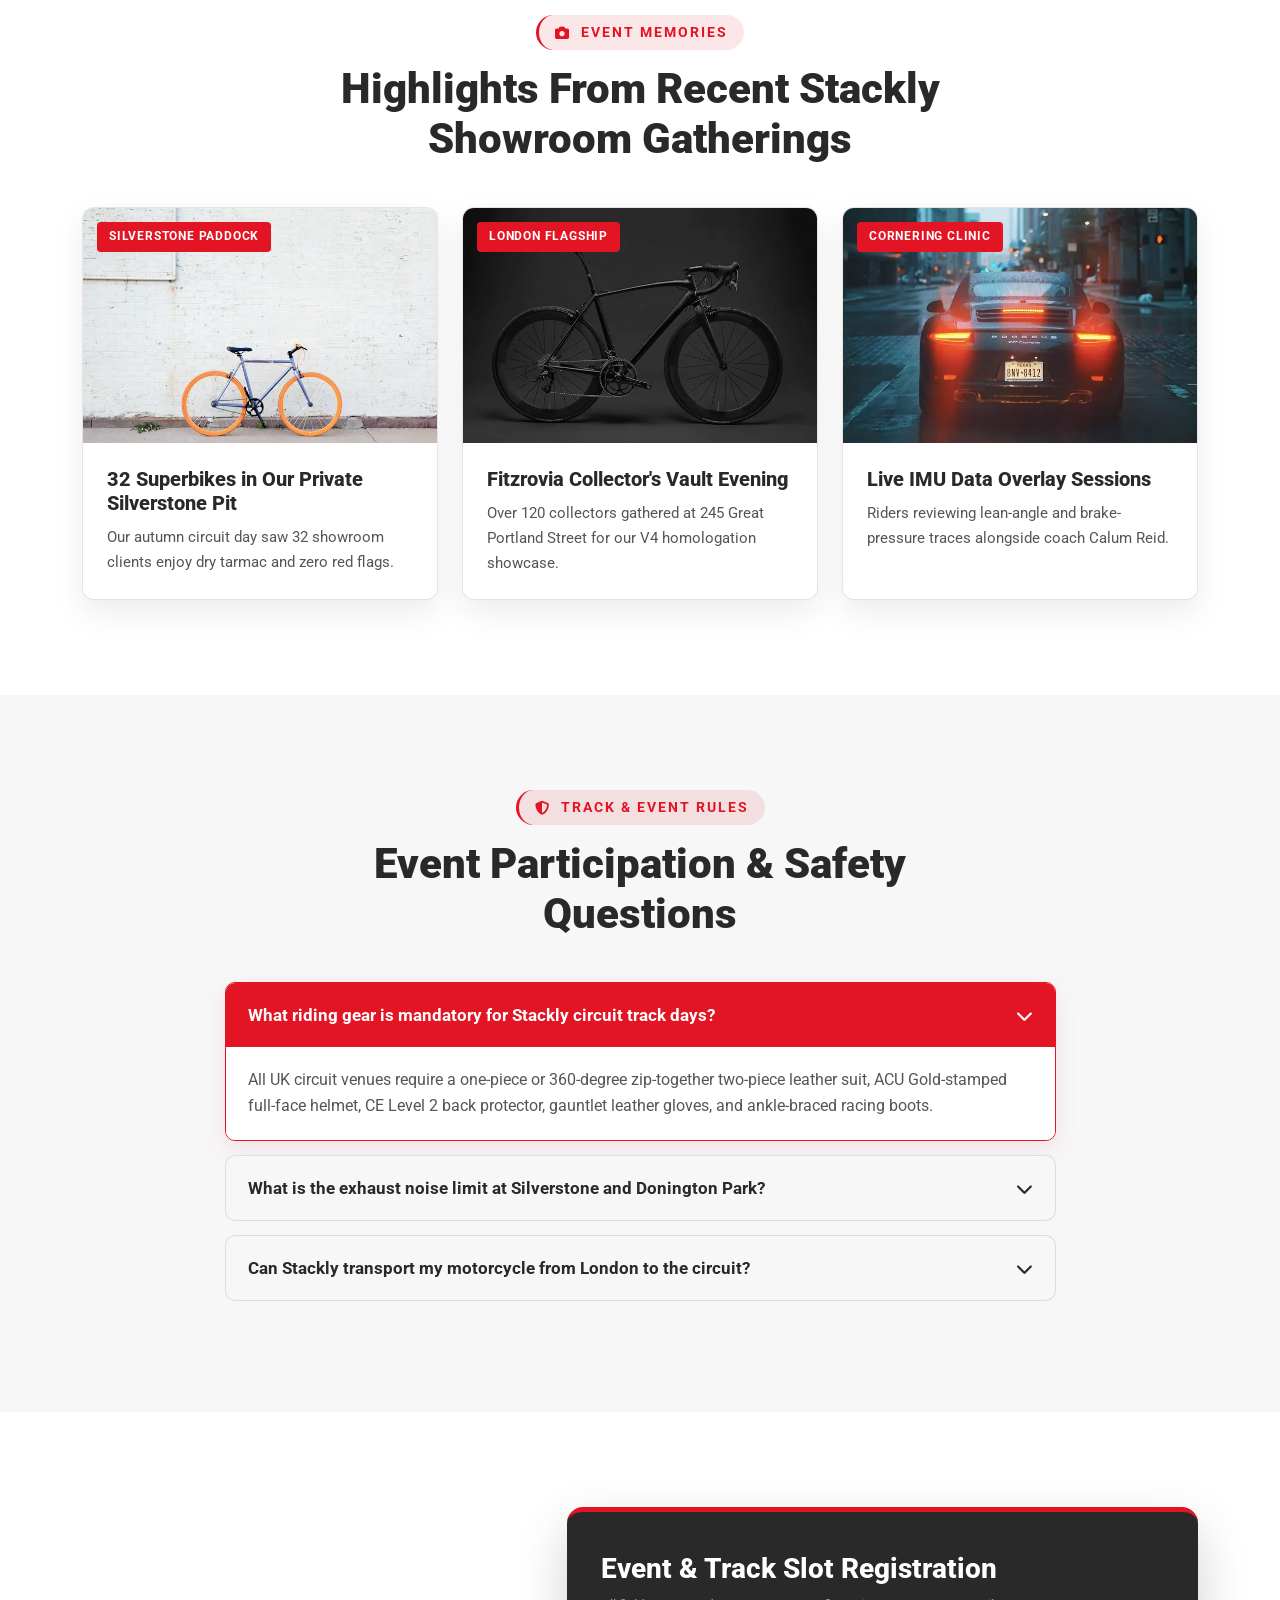
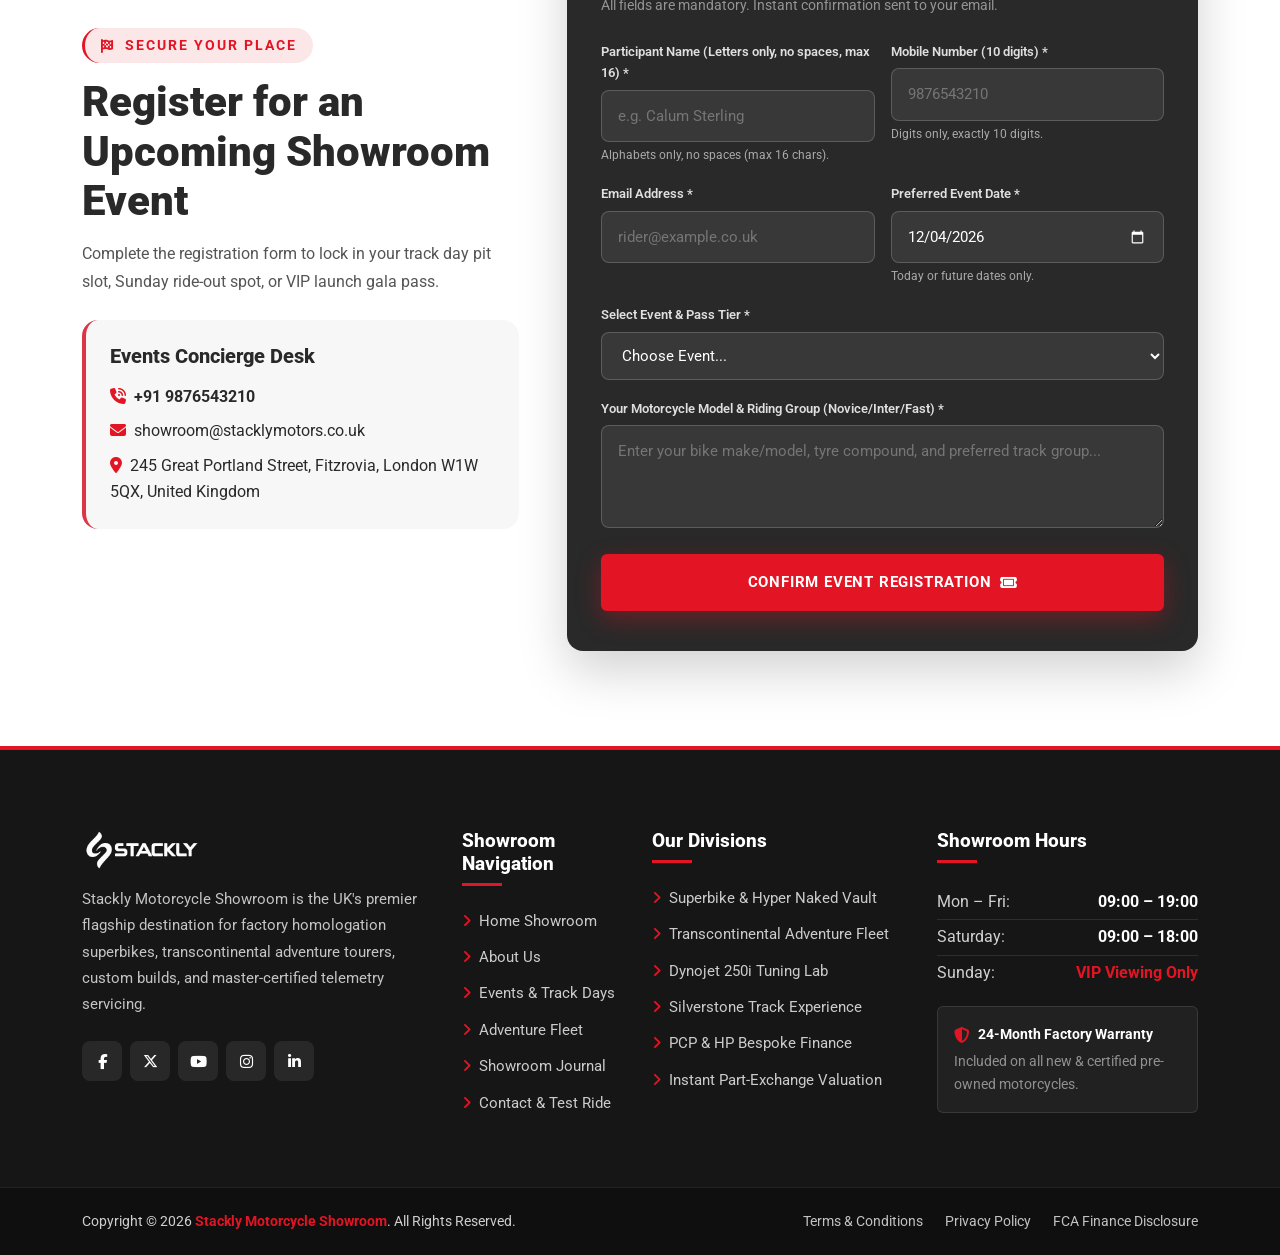
<file: pages/events.html>
<!doctype html>
<html lang="en">
  <head>
    <meta charset="UTF-8" />
    <meta name="viewport" content="width=device-width, initial-scale=1.0" />
    <meta
      name="description"
      content="Stackly Motorcycle Showroom Events — Silverstone & Donington Park superbike track days, VIP showroom launch nights, and UK Sunday ride-outs."
    />
    <title>
      Showroom Events &amp; Track Days | Stackly Motorcycle Showroom
    </title>
    <!-- Favicon -->
    <link
      rel="icon"
      type="image/webp"
      href="../assets/images/logoStackly.webp"
    />
    <!-- Google Fonts: Roboto -->
    <link rel="preconnect" href="https://fonts.googleapis.com" />
    <link rel="preconnect" href="https://fonts.gstatic.com" crossorigin />
    <link
      href="https://fonts.googleapis.com/css2?family=Roboto:ital,wght@0,300;0,400;0,500;0,700;0,900;1,400&display=swap"
      rel="stylesheet"
    />
    <!-- Bootstrap 5.3.3 CSS -->
    <link
      href="https://cdn.jsdelivr.net/npm/bootstrap@5.3.3/dist/css/bootstrap.min.css"
      rel="stylesheet"
    />
    <!-- Latest Font Awesome 6.6.0 CDN -->
    <link
      rel="stylesheet"
      href="https://cdnjs.cloudflare.com/ajax/libs/font-awesome/6.6.0/css/all.min.css"
    />
    <!-- Common & Page-Specific Stylesheets -->
    <link rel="stylesheet" href="../assets/css/styles.css" />
    <link rel="stylesheet" href="../assets/css/events.css" />
  </head>
  <body>
    <div class="page-wrapper">
      <!-- Common Header Component -->
      <div id="header-component"></div>

      <!-- ==================================================================
	     SECTION 1: Unified Inner Page Banner with Breadcrumbs
	     ================================================================== -->
      <section
        class="page-banner events-banner-bg"
        data-scroll-section="events-banner"
        aria-label="Events Page Banner"
      >
        <div class="container">
          <nav class="breadcrumb-nav" aria-label="Breadcrumb">
            <a href="../index.html"
              ><i class="fa-solid fa-house me-1"></i>Motorcycle Showroom</a
            >
            <span class="sep"><i class="fa-solid fa-angles-right"></i></span>
            <span class="current">Events &amp; Track Days</span>
          </nav>
          <h1 class="page-banner_title">
            Showroom <span class="text-main">Events</span> &amp; Track Days
          </h1>
          <p class="page-banner_desc">
            Join Stackly Motorcycle Showroom for factory-supported circuit track
            days at Silverstone and Donington Park, VIP model unveilings at 245
            Great Portland Street, London, and curated Sunday ride-outs.
          </p>
        </div>
      </section>

      <!-- ==================================================================
	     SECTION 2: Featured Flagship Event Spotlight (.featured-event-sec)
	     ================================================================== -->
      <section class="featured-event-sec" data-scroll-section="events-featured">
        <div class="container">
          <div class="featured-event-card">
            <div class="row g-0 align-items-stretch">
              <div class="col-lg-6">
                <div class="featured-event-img">
                  <span class="card-badge">Headline Circuit Event</span>
                  <img
                    src="../assets/images/events/featured-event.webp"
                    alt="Silverstone National Circuit Superbike Track Day"
                  />
                </div>
              </div>
              <div class="col-lg-6">
                <div
                  class="featured-event-body d-flex flex-column justify-content-center h-100"
                >
                  <span class="text-main fw-bold text-uppercase small mb-2"
                    ><i class="fa-solid fa-flag-checkered me-2"></i>Silverstone
                    GP Circuit • Towcester, UK</span
                  >
                  <h2 class="text-white mb-3">
                    Stackly Apex V4RR Track Day &amp; Telemetry Clinic
                  </h2>
                  <p class="text-white-50 mb-4">
                    Experience six 20-minute open-pitlane sessions with
                    dedicated Pirelli slick tyre support, Ohlins suspension
                    technicians in our private F1 pit garage, and live
                    data-logging feedback.
                  </p>
                  <div class="time-countdown mb-4">
                    <div class="counter-column">
                      <span class="count" data-unit="days">18</span>Days
                    </div>
                    <div class="counter-column">
                      <span class="count" data-unit="hours">06</span>Hours
                    </div>
                    <div class="counter-column">
                      <span class="count" data-unit="minutes">42</span>Minutes
                    </div>
                    <div class="counter-column">
                      <span class="count" data-unit="seconds">19</span>Seconds
                    </div>
                  </div>
                  <div class="d-flex flex-wrap align-items-center gap-3">
                    <a href="#" class="theme-btn btn-style-one">
                      <span class="btn-wrap">
                        <span class="text-one"
                          >Reserve Garage Slot
                          <i class="fa-solid fa-arrow-right"></i
                        ></span>
                        <span class="text-two"
                          >Reserve Garage Slot
                          <i class="fa-solid fa-arrow-right"></i
                        ></span>
                      </span>
                    </a>
                    <span class="text-white-50 small"
                      ><i class="fa-solid fa-phone text-main me-1"></i
                      >Concierge:
                      <a href="#" class="text-white fw-bold"
                        >+91 9876543210</a
                      ></span
                    >
                  </div>
                </div>
              </div>
            </div>
          </div>
        </div>
      </section>

      <!-- ==================================================================
	     SECTION 3: Upcoming Showroom Events Calendar (.upcoming-events-sec)
	     ================================================================== -->
      <section
        class="upcoming-events-sec"
        data-scroll-section="events-upcoming"
      >
        <div class="container">
          <div class="sec-title centered">
            <div class="sec-title_title">
              <i class="fa-solid fa-calendar-days"></i> 2026–2027 Calendar
            </div>
            <h2 class="sec-title_heading">
              Upcoming Motorcycle Events, Rallies &amp; Unveilings
            </h2>
            <div class="sec-title_text">
              Every event is organized by our London showroom team with full
              technical backup and hospitality.
            </div>
          </div>

          <div class="row g-4">
            <!-- Event Card 1 -->
            <div class="col-lg-4 col-md-6">
              <div class="showroom-card">
                <div class="card-img-wrap">
                  <span class="card-badge">Track Session</span>
                  <span class="card-price-tag">£265 / Rider</span>
                  <img
                    src="../assets/images/events/event-card-1.webp"
                    alt="Donington Park Superbike Track Day"
                  />
                </div>
                <div class="card-body-content">
                  <div class="event-meta-list">
                    <span
                      ><i class="fa-regular fa-calendar"></i>Dec 05, 2026</span
                    >
                    <span
                      ><i class="fa-solid fa-location-dot"></i>Donington Park,
                      UK</span
                    >
                  </div>
                  <h4>Donington Park Superbike Shootout</h4>
                  <p>
                    Novice, Intermediate, and Fast group sessions with
                    complimentary Brembo brake check and noise testing.
                  </p>
                  <div class="card-footer-meta">
                    <span class="small fw-bold text-success"
                      >9 Pit Slots Left</span
                    >
                    <a href="#" class="btn-outline-theme"
                      >Book Slot <i class="fa-solid fa-angle-right"></i
                    ></a>
                  </div>
                </div>
              </div>
            </div>

            <!-- Event Card 2 -->
            <div class="col-lg-4 col-md-6">
              <div class="showroom-card">
                <div class="card-img-wrap">
                  <span class="card-badge">VIP Unveiling</span>
                  <span class="card-price-tag">Complimentary VIP</span>
                  <img
                    src="../assets/images/events/event-card-2.webp"
                    alt="2027 Superbike Showroom Unveiling Gala"
                  />
                </div>
                <div class="card-body-content">
                  <div class="event-meta-list">
                    <span
                      ><i class="fa-regular fa-calendar"></i>Dec 19, 2026</span
                    >
                    <span
                      ><i class="fa-solid fa-location-dot"></i>Great Portland
                      St, London</span
                    >
                  </div>
                  <h4>2027 V4RR Carbon Champagne Unveiling</h4>
                  <p>
                    Exclusive evening reveal at our London flagship showroom
                    with live acoustic dyno firing and factory engineers.
                  </p>
                  <div class="card-footer-meta">
                    <span class="small fw-bold text-main">RSVP Required</span>
                    <a href="#" class="btn-outline-theme"
                      >Request Pass <i class="fa-solid fa-angle-right"></i
                    ></a>
                  </div>
                </div>
              </div>
            </div>

            <!-- Event Card 3 -->
            <div class="col-lg-4 col-md-6">
              <div class="showroom-card">
                <div class="card-img-wrap">
                  <span class="card-badge">Sunday Ride-Out</span>
                  <span class="card-price-tag">£35 / Rider</span>
                  <img
                    src="../assets/images/events/event-card-3.webp"
                    alt="Cotswolds Sunday Breakfast Ride"
                  />
                </div>
                <div class="card-body-content">
                  <div class="event-meta-list">
                    <span
                      ><i class="fa-regular fa-calendar"></i>Jan 11, 2027</span
                    >
                    <span
                      ><i class="fa-solid fa-location-dot"></i>London to
                      Cotswolds</span
                    >
                  </div>
                  <h4>Cotswolds B-Road Sunday Breakfast Run</h4>
                  <p>
                    Departing 245 Great Portland Street at 07:30 AM for a
                    160-mile scenic loop with artisan breakfast included.
                  </p>
                  <div class="card-footer-meta">
                    <span class="small fw-bold text-success"
                      >14 Places Left</span
                    >
                    <a href="#" class="btn-outline-theme"
                      >Join Ride <i class="fa-solid fa-angle-right"></i
                    ></a>
                  </div>
                </div>
              </div>
            </div>

            <!-- Event Card 4 -->
            <div class="col-lg-4 col-md-6">
              <div class="showroom-card">
                <div class="card-img-wrap">
                  <span class="card-badge">Tech Masterclass</span>
                  <span class="card-price-tag">£85 / Ticket</span>
                  <img
                    src="../assets/images/events/event-card-4.webp"
                    alt="Suspension and ECU Workshop Clinic"
                  />
                </div>
                <div class="card-body-content">
                  <div class="event-meta-list">
                    <span
                      ><i class="fa-regular fa-calendar"></i>Jan 24, 2027</span
                    >
                    <span
                      ><i class="fa-solid fa-location-dot"></i>Fitzrovia Dyno
                      Cell</span
                    >
                  </div>
                  <h4>Suspension Sag &amp; ECU Telemetry Clinic</h4>
                  <p>
                    Hands-on workshop hosted by Liam Sterling covering rebound
                    damping, preload, and tyre pressure geometry.
                  </p>
                  <div class="card-footer-meta">
                    <span class="small fw-bold text-success"
                      >6 Bench Spots Left</span
                    >
                    <a href="#" class="btn-outline-theme"
                      >Enroll Now <i class="fa-solid fa-angle-right"></i
                    ></a>
                  </div>
                </div>
              </div>
            </div>

            <!-- Event Card 5 -->
            <div class="col-lg-4 col-md-6">
              <div class="showroom-card">
                <div class="card-img-wrap">
                  <span class="card-badge">Evening Sprint</span>
                  <span class="card-price-tag">£175 / Rider</span>
                  <img
                    src="../assets/images/events/event-card-5.webp"
                    alt="Brands Hatch Indy Evening Track Session"
                  />
                </div>
                <div class="card-body-content">
                  <div class="event-meta-list">
                    <span
                      ><i class="fa-regular fa-calendar"></i>Feb 14, 2027</span
                    >
                    <span
                      ><i class="fa-solid fa-location-dot"></i>Brands Hatch,
                      Kent UK</span
                    >
                  </div>
                  <h4>Brands Hatch Indy Twilight Track Sprint</h4>
                  <p>
                    Three hours of open-pitlane riding on the iconic Kent
                    amphitheatre circuit with Stackly paddock hospitality.
                  </p>
                  <div class="card-footer-meta">
                    <span class="small fw-bold text-success"
                      >Open Registration</span
                    >
                    <a href="#" class="btn-outline-theme"
                      >Book Slot <i class="fa-solid fa-angle-right"></i
                    ></a>
                  </div>
                </div>
              </div>
            </div>

            <!-- Event Card 6 -->
            <div class="col-lg-4 col-md-6">
              <div class="showroom-card">
                <div class="card-img-wrap">
                  <span class="card-badge">Charity Rally</span>
                  <span class="card-price-tag">£50 Donation</span>
                  <img
                    src="../assets/images/events/event-card-6.webp"
                    alt="London Air Ambulance Charity Motorcycle Parade"
                  />
                </div>
                <div class="card-body-content">
                  <div class="event-meta-list">
                    <span
                      ><i class="fa-regular fa-calendar"></i>Mar 07, 2027</span
                    >
                    <span
                      ><i class="fa-solid fa-location-dot"></i>Central London
                      Route</span
                    >
                  </div>
                  <h4>London Air Ambulance Rider Charity Run</h4>
                  <p>
                    Annual charity ride starting at our Fitzrovia showroom with
                    100% of entry proceeds supporting Air Ambulance UK.
                  </p>
                  <div class="card-footer-meta">
                    <span class="small fw-bold text-main"
                      >All Bikes Welcome</span
                    >
                    <a href="#" class="btn-outline-theme"
                      >Register Bike <i class="fa-solid fa-angle-right"></i
                    ></a>
                  </div>
                </div>
              </div>
            </div>
          </div>
        </div>
      </section>

      <!-- ==================================================================
	     SECTION 4: Event Categories & Experiences (.event-pillars-sec)
	     ================================================================== -->
      <section class="event-pillars-sec" data-scroll-section="events-pillars">
        <div class="container">
          <div class="sec-title centered">
            <div class="sec-title_title">
              <i class="fa-solid fa-bolt"></i> Four Event Pillars
            </div>
            <h2 class="sec-title_heading">
              Designed for Every Level of Motorcycling Passion
            </h2>
          </div>

          <div class="row g-4">
            <div class="col-lg-3 col-md-6">
              <div class="event-pillar-box">
                <div class="pillar-icon-circle">
                  <i class="fa-solid fa-gauge-high"></i>
                </div>
                <h4>Factory Track Days</h4>
                <p class="mb-0">
                  ACU-marshalled UK circuits with private pit boxes, tyre
                  warmers, and telemetry coaching.
                </p>
              </div>
            </div>
            <div class="col-lg-3 col-md-6">
              <div class="event-pillar-box">
                <div class="pillar-icon-circle">
                  <i class="fa-solid fa-champagne-glasses"></i>
                </div>
                <h4>VIP Model Unveilings</h4>
                <p class="mb-0">
                  First-look access to homologation specials and collector
                  allocations in Fitzrovia.
                </p>
              </div>
            </div>
            <div class="col-lg-3 col-md-6">
              <div class="event-pillar-box">
                <div class="pillar-icon-circle">
                  <i class="fa-solid fa-route"></i>
                </div>
                <h4>Guided Ride-Outs</h4>
                <p class="mb-0">
                  Curated B-road routes with lead/sweep riders, support van
                  backup, and hospitality stops.
                </p>
              </div>
            </div>
            <div class="col-lg-3 col-md-6">
              <div class="event-pillar-box">
                <div class="pillar-icon-circle">
                  <i class="fa-solid fa-screwdriver-wrench"></i>
                </div>
                <h4>Workshop Masterclasses</h4>
                <p class="mb-0">
                  Evening technical sessions inside our Dynojet 250i cell with
                  our master engineers.
                </p>
              </div>
            </div>
          </div>
        </div>
      </section>

      <!-- ==================================================================
	     SECTION 5: Track Day Schedule / Itinerary (.event-schedule-sec)
	     ================================================================== -->
      <section class="event-schedule-sec" data-scroll-section="events-schedule">
        <div class="container">
          <div class="sec-title light centered">
            <div class="sec-title_title">
              <i class="fa-regular fa-clock"></i> Track Day Itinerary
            </div>
            <h2 class="sec-title_heading">
              What a Full Day With the Stackly Race Team Looks Like
            </h2>
          </div>

          <div class="row justify-content-center">
            <div class="col-lg-10">
              <div
                class="schedule-row-card d-flex flex-wrap align-items-center justify-content-between gap-3"
              >
                <div>
                  <span class="schedule-time-badge mb-2">07:30 – 08:30 AM</span>
                  <h4 class="text-white mb-1">
                    Paddock Sign-On, Noise Test &amp; Suspension Sag Calibration
                  </h4>
                  <p class="small text-white-50 mb-0">
                    Barista coffee in Pit Garage 1–4 while our technicians set
                    cold tyre pressures and static sag.
                  </p>
                </div>
                <span class="badge bg-dark border border-secondary p-2"
                  >Pit Lane Garage 1</span
                >
              </div>

              <div
                class="schedule-row-card d-flex flex-wrap align-items-center justify-content-between gap-3"
              >
                <div>
                  <span class="schedule-time-badge mb-2">09:00 – 12:30 PM</span>
                  <h4 class="text-white mb-1">
                    Morning Sighting Laps &amp; 1-on-1 On-Board Video Coaching
                  </h4>
                  <p class="small text-white-50 mb-0">
                    Three 20-minute sessions per group with BSB instructor
                    lead-and-follow cornering analysis.
                  </p>
                </div>
                <span class="badge bg-dark border border-secondary p-2"
                  >GP Circuit</span
                >
              </div>

              <div
                class="schedule-row-card d-flex flex-wrap align-items-center justify-content-between gap-3"
              >
                <div>
                  <span class="schedule-time-badge mb-2">12:30 – 01:30 PM</span>
                  <h4 class="text-white mb-1">
                    Hospitality Chef's Lunch &amp; Demo Fleet Walkaround
                  </h4>
                  <p class="small text-white-50 mb-0">
                    Hot athletes' buffet lunch and an opportunity to test-ride
                    our 2026 showroom demo superbikes.
                  </p>
                </div>
                <span class="badge bg-dark border border-secondary p-2"
                  >VIP Suite</span
                >
              </div>

              <div
                class="schedule-row-card d-flex flex-wrap align-items-center justify-content-between gap-3 mb-0"
              >
                <div>
                  <span class="schedule-time-badge mb-2">01:30 – 05:00 PM</span>
                  <h4 class="text-white mb-1">
                    Afternoon Open Sessions, Telemetry Download &amp; Trophy
                    Presentation
                  </h4>
                  <p class="small text-white-50 mb-0">
                    Take home your USB lap-telemetry overlay and professional
                    trackside photography package.
                  </p>
                </div>
                <span class="badge bg-dark border border-secondary p-2"
                  >Podium Lounge</span
                >
              </div>
            </div>
          </div>
        </div>
      </section>

      <!-- ==================================================================
	     SECTION 6: Guest Pro Riders & Motorsport Speakers (.event-speakers-sec)
	     ================================================================== -->
      <section class="event-speakers-sec" data-scroll-section="events-speakers">
        <div class="container">
          <div class="sec-title centered">
            <div class="sec-title_title">
              <i class="fa-solid fa-helmet-safety"></i> Pro Instructors &amp;
              Hosts
            </div>
            <h2 class="sec-title_heading">
              Ride Alongside Championship Racers &amp; Tuners
            </h2>
          </div>

          <div class="row g-4">
            <div class="col-lg-4 col-md-6">
              <div class="showroom-card">
                <div class="card-img-wrap" style="height: 280px">
                  <span class="card-badge">Lead Track Coach</span>
                  <img
                    src="../assets/images/events/speaker-1.webp"
                    alt="Calum Reid - BSB Pro Instructor"
                  />
                </div>
                <div class="card-body-content">
                  <h4>Calum Reid</h4>
                  <p>
                    Former British Superbike podium finisher leading our
                    fast-group apex trail-braking and body positioning clinics.
                  </p>
                  <div class="card-footer-meta">
                    <span class="small text-main fw-bold"
                      >Silverstone &amp; Donington</span
                    >
                    <a href="#" rel="noopener noreferrer" aria-label="X Twitter"
                      ><i class="fa-brands fa-x-twitter"></i
                    ></a>
                  </div>
                </div>
              </div>
            </div>

            <div class="col-lg-4 col-md-6">
              <div class="showroom-card">
                <div class="card-img-wrap" style="height: 280px">
                  <span class="card-badge">Rally &amp; ADV Host</span>
                  <img
                    src="../assets/images/events/speaker-2.webp"
                    alt="Hannah Mercer - Rally Raid Specialist"
                  />
                </div>
                <div class="card-body-content">
                  <h4>Hannah Mercer</h4>
                  <p>
                    Two-time European Rally finisher guiding our Scottish
                    Highlands and Welsh gravel adventure expeditions.
                  </p>
                  <div class="card-footer-meta">
                    <span class="small text-main fw-bold">Adventure Tours</span>
                    <a href="#" rel="noopener noreferrer" aria-label="Instagram"
                      ><i class="fa-brands fa-instagram"></i
                    ></a>
                  </div>
                </div>
              </div>
            </div>

            <div class="col-lg-4 col-md-6">
              <div class="showroom-card">
                <div class="card-img-wrap" style="height: 280px">
                  <span class="card-badge">Chief Telemetry Host</span>
                  <img
                    src="../assets/images/events/speaker-3.webp"
                    alt="Devon Brooks - Ohlins & ECU Specialist"
                  />
                </div>
                <div class="card-body-content">
                  <h4>Devon Brooks</h4>
                  <p>
                    Senior Ohlins &amp; Brembo race technician providing pitlane
                    chassis geometry adjustments at all Stackly track days.
                  </p>
                  <div class="card-footer-meta">
                    <span class="small text-main fw-bold"
                      >Paddock Engineering</span
                    >
                    <a href="#" rel="noopener noreferrer" aria-label="LinkedIn"
                      ><i class="fa-brands fa-linkedin-in"></i
                    ></a>
                  </div>
                </div>
              </div>
            </div>
          </div>
        </div>
      </section>

      <!-- ==================================================================
	     SECTION 7: Track Day & Event Pass Packages (.event-passes-sec)
	     ================================================================== -->
      <section class="event-passes-sec" data-scroll-section="events-passes">
        <div class="container">
          <div class="sec-title centered">
            <div class="sec-title_title">
              <i class="fa-solid fa-ticket"></i> Hospitality Tiers
            </div>
            <h2 class="sec-title_heading">
              Choose Your Track Day &amp; Event Pass Package
            </h2>
          </div>

          <div class="row g-4">
            <div class="col-lg-4 col-md-6">
              <div class="pass-tier-card">
                <span class="badge bg-dark align-self-start mb-2"
                  >Paddock Guest</span
                >
                <h3>VIP Spectator &amp; Lounge Pass</h3>
                <div class="pass-price">£65</div>
                <ul class="pass-features-list mb-4 flex-grow-1">
                  <li>
                    <i class="fa-solid fa-check text-main me-2"></i>Full Pit
                    Lane &amp; Garage Walk Access
                  </li>
                  <li>
                    <i class="fa-solid fa-check text-main me-2"></i>All-Day
                    Barista Coffee &amp; Hot Buffet Lunch
                  </li>
                  <li>
                    <i class="fa-solid fa-check text-main me-2"></i>2026
                    Superbike Demo Static Display
                  </li>
                  <li>
                    <i class="fa-solid fa-check text-main me-2"></i>Stackly
                    Merchandise Goodie Bag
                  </li>
                </ul>
                <a href="#" class="theme-btn btn-style-two w-100">
                  <span class="btn-wrap">
                    <span class="text-one">Select Spectator Pass</span>
                    <span class="text-two">Select Spectator Pass</span>
                  </span>
                </a>
              </div>
            </div>

            <div class="col-lg-4 col-md-6">
              <div class="pass-tier-card featured-pass">
                <span class="badge bg-main align-self-start mb-2"
                  >Most Popular</span
                >
                <h3>Rider Circuit Track Slot</h3>
                <div class="pass-price">£265</div>
                <ul class="pass-features-list mb-4 flex-grow-1">
                  <li>
                    <i class="fa-solid fa-check text-main me-2"></i>6 x
                    20-Minute Circuit Sessions
                  </li>
                  <li>
                    <i class="fa-solid fa-check text-main me-2"></i
                    >Complimentary Suspension Sag Setup
                  </li>
                  <li>
                    <i class="fa-solid fa-check text-main me-2"></i>Power &amp;
                    Tyre Warmer Hookup in Garage
                  </li>
                  <li>
                    <i class="fa-solid fa-check text-main me-2"></i>Chef's
                    Hospitality Lunch &amp; Hydration
                  </li>
                </ul>
                <a href="#" class="theme-btn btn-style-one w-100">
                  <span class="btn-wrap">
                    <span class="text-one">Reserve Rider Slot</span>
                    <span class="text-two">Reserve Rider Slot</span>
                  </span>
                </a>
              </div>
            </div>

            <div class="col-lg-4 col-md-6">
              <div class="pass-tier-card">
                <span class="badge bg-dark align-self-start mb-2"
                  >All-Inclusive Fly &amp; Ride</span
                >
                <h3>Factory Superbike Hire Experience</h3>
                <div class="pass-price">£790</div>
                <ul class="pass-features-list mb-4 flex-grow-1">
                  <li>
                    <i class="fa-solid fa-check text-main me-2"></i>Use of
                    Showroom 2026 Panigale V4S or M1000RR
                  </li>
                  <li>
                    <i class="fa-solid fa-check text-main me-2"></i>Fresh
                    Pirelli Supercorsa SC2 Tyres &amp; Fuel
                  </li>
                  <li>
                    <i class="fa-solid fa-check text-main me-2"></i>Dedicated
                    1-on-1 Pro Instructor All Day
                  </li>
                  <li>
                    <i class="fa-solid fa-check text-main me-2"></i>Enclosed
                    Bike Transport From London
                  </li>
                </ul>
                <a href="#" class="theme-btn btn-style-two w-100">
                  <span class="btn-wrap">
                    <span class="text-one">Book Factory Experience</span>
                    <span class="text-two">Book Factory Experience</span>
                  </span>
                </a>
              </div>
            </div>
          </div>
        </div>
      </section>

      <!-- ==================================================================
	     SECTION 8: Past Showroom Event Highlights Gallery (.event-gallery-sec)
	     ================================================================== -->
      <section class="event-gallery-sec" data-scroll-section="events-gallery">
        <div class="container">
          <div class="sec-title centered">
            <div class="sec-title_title">
              <i class="fa-solid fa-camera"></i> Event Memories
            </div>
            <h2 class="sec-title_heading">
              Highlights From Recent Stackly Showroom Gatherings
            </h2>
          </div>

          <div class="row g-4">
            <div class="col-lg-4 col-md-6">
              <div class="showroom-card">
                <div class="card-img-wrap">
                  <span class="card-badge">Silverstone Paddock</span>
                  <img
                    src="../assets/images/events/gallery-1.webp"
                    alt="Silverstone Garage Lineup"
                  />
                </div>
                <div class="card-body-content">
                  <h4>32 Superbikes in Our Private Silverstone Pit</h4>
                  <p class="mb-0">
                    Our autumn circuit day saw 32 showroom clients enjoy dry
                    tarmac and zero red flags.
                  </p>
                </div>
              </div>
            </div>
            <div class="col-lg-4 col-md-6">
              <div class="showroom-card">
                <div class="card-img-wrap">
                  <span class="card-badge">London Flagship</span>
                  <img
                    src="../assets/images/events/gallery-2.webp"
                    alt="Fitzrovia Showroom Launch Evening"
                  />
                </div>
                <div class="card-body-content">
                  <h4>Fitzrovia Collector's Vault Evening</h4>
                  <p class="mb-0">
                    Over 120 collectors gathered at 245 Great Portland Street
                    for our V4 homologation showcase.
                  </p>
                </div>
              </div>
            </div>
            <div class="col-lg-4 col-md-6">
              <div class="showroom-card">
                <div class="card-img-wrap">
                  <span class="card-badge">Cornering Clinic</span>
                  <img
                    src="../assets/images/events/gallery-3.webp"
                    alt="Pro Rider Telemetry Debrief"
                  />
                </div>
                <div class="card-body-content">
                  <h4>Live IMU Data Overlay Sessions</h4>
                  <p class="mb-0">
                    Riders reviewing lean-angle and brake-pressure traces
                    alongside coach Calum Reid.
                  </p>
                </div>
              </div>
            </div>
          </div>
        </div>
      </section>

      <!-- ==================================================================
	     SECTION 9: Event Participation & Track Safety FAQ (.event-faq-sec)
	     ================================================================== -->
      <section class="event-faq-sec" data-scroll-section="events-faq">
        <div class="container">
          <div class="sec-title centered">
            <div class="sec-title_title">
              <i class="fa-solid fa-shield-halved"></i> Track &amp; Event Rules
            </div>
            <h2 class="sec-title_heading">
              Event Participation &amp; Safety Questions
            </h2>
          </div>

          <div class="row justify-content-center">
            <div class="col-lg-9">
              <ul class="accordion-box">
                <li class="accordion block active-block">
                  <div class="acc-btn">
                    <span
                      >What riding gear is mandatory for Stackly circuit track
                      days?</span
                    >
                    <i class="fa-solid fa-chevron-down"></i>
                  </div>
                  <div class="acc-content current">
                    <p class="mb-0">
                      All UK circuit venues require a one-piece or 360-degree
                      zip-together two-piece leather suit, ACU Gold-stamped
                      full-face helmet, CE Level 2 back protector, gauntlet
                      leather gloves, and ankle-braced racing boots.
                    </p>
                  </div>
                </li>
                <li class="accordion block">
                  <div class="acc-btn">
                    <span
                      >What is the exhaust noise limit at Silverstone and
                      Donington Park?</span
                    >
                    <i class="fa-solid fa-chevron-down"></i>
                  </div>
                  <div class="acc-content">
                    <p class="mb-0">
                      Our noisy track days allow up to 105 dB static / 102 dB
                      drive-by. Our showroom technicians bring removable dB
                      killers and acoustic baffles to the paddock free of charge
                      for all Stackly riders.
                    </p>
                  </div>
                </li>
                <li class="accordion block">
                  <div class="acc-btn">
                    <span
                      >Can Stackly transport my motorcycle from London to the
                      circuit?</span
                    >
                    <i class="fa-solid fa-chevron-down"></i>
                  </div>
                  <div class="acc-content">
                    <p class="mb-0">
                      Yes! Drop your motorcycle at 245 Great Portland Street,
                      London 48 hours before the event and our enclosed race
                      transporter will deliver it directly to your heated pit
                      box.
                    </p>
                  </div>
                </li>
              </ul>
            </div>
          </div>
        </div>
      </section>

      <!-- ==================================================================
	     SECTION 10: Event & Track Day Registration Form (.event-register-sec)
	     ================================================================== -->
      <section
        class="event-register-sec"
        id="eventRegistrationSection"
        data-scroll-section="events-register"
      >
        <div class="container">
          <div class="row g-5 align-items-center">
            <div class="col-lg-5">
              <div class="sec-title mb-4">
                <div class="sec-title_title">
                  <i class="fa-solid fa-flag-checkered"></i> Secure Your Place
                </div>
                <h2 class="sec-title_heading">
                  Register for an Upcoming Showroom Event
                </h2>
                <div class="sec-title_text">
                  Complete the registration form to lock in your track day pit
                  slot, Sunday ride-out spot, or VIP launch gala pass.
                </div>
              </div>
              <div
                class="p-4 rounded-4 bg-color-three border-start border-4 border-danger"
              >
                <h5 class="mb-3">Events Concierge Desk</h5>
                <p class="mb-2">
                  <i class="fa-solid fa-phone-volume text-main me-2"></i
                  ><a href="#" class="fw-bold">+91 9876543210</a>
                </p>
                <p class="mb-2">
                  <i class="fa-solid fa-envelope text-main me-2"></i
                  ><a href="#">showroom@stacklymotors.co.uk</a>
                </p>
                <p class="mb-0">
                  <i class="fa-solid fa-location-dot text-main me-2"></i>245
                  Great Portland Street, Fitzrovia, London W1W 5QX, United
                  Kingdom
                </p>
              </div>
            </div>

            <div class="col-lg-7">
              <div class="faq-one_form-outer">
                <h3 class="faq-one_form-title">
                  Event &amp; Track Slot Registration
                </h3>
                <p class="text-white-50 small mb-4">
                  All fields are mandatory. Instant confirmation sent to your
                  email.
                </p>
                <div class="default-form">
                  <form
                    id="eventsBookingForm"
                    class="stackly-validated-form"
                    novalidate
                  >
                    <div class="row g-3">
                      <div class="col-md-6">
                        <div class="form-group">
                          <label for="eventUsername"
                            >Participant Name (Letters only, no spaces, max 16)
                            *</label
                          >
                          <input
                            type="text"
                            id="eventUsername"
                            name="username"
                            class="username-field"
                            placeholder="e.g. Calum Sterling"
                            maxlength="16"
                            required
                            autocomplete="name"
                          />
                          <span class="form-hint"
                            >Alphabets only, no spaces (max 16 chars).</span
                          >
                        </div>
                      </div>
                      <div class="col-md-6">
                        <div class="form-group">
                          <label for="eventPhone"
                            >Mobile Number (10 digits) *</label
                          >
                          <input
                            type="tel"
                            id="eventPhone"
                            name="phone"
                            class="number-field"
                            placeholder="9876543210"
                            minlength="10"
                            maxlength="10"
                            pattern="[0-9]{10}"
                            required
                            autocomplete="tel"
                          />
                          <span class="form-hint"
                            >Digits only, exactly 10 digits.</span
                          >
                        </div>
                      </div>
                    </div>
                    <div class="row g-3">
                      <div class="col-md-6">
                        <div class="form-group">
                          <label for="eventEmail">Email Address *</label>
                          <input
                            type="email"
                            id="eventEmail"
                            name="email"
                            placeholder="rider@example.co.uk"
                            required
                            autocomplete="email"
                          />
                        </div>
                      </div>
                      <div class="col-md-6">
                        <div class="form-group">
                          <label for="eventDate">Preferred Event Date *</label>
                          <input
                            type="date"
                            id="eventDate"
                            name="event_date"
                            class="date-field"
                            required
                          />
                          <span class="form-hint"
                            >Today or future dates only.</span
                          >
                        </div>
                      </div>
                    </div>
                    <div class="form-group">
                      <label for="eventSelect"
                        >Select Event &amp; Pass Tier *</label
                      >
                      <select id="eventSelect" name="selected_event" required>
                        <option value="" disabled selected>
                          Choose Event...
                        </option>
                        <option value="Silverstone GP Track Day (£265)">
                          Silverstone GP Superbike Track Day — £265
                        </option>
                        <option value="Donington Park Shootout (£265)">
                          Donington Park Superbike Shootout — £265
                        </option>
                        <option value="2027 V4RR VIP Unveiling Gala">
                          2027 V4RR Carbon VIP Unveiling Gala — VIP Pass
                        </option>
                        <option value="Cotswolds Sunday Breakfast Run (£35)">
                          Cotswolds B-Road Sunday Run — £35
                        </option>
                        <option value="Suspension & ECU Masterclass (£85)">
                          Suspension &amp; ECU Masterclass — £85
                        </option>
                        <option value="Factory Superbike Hire Package (£790)">
                          Factory Superbike Hire Track Package — £790
                        </option>
                      </select>
                    </div>
                    <div class="form-group">
                      <label for="eventBikeDetails"
                        >Your Motorcycle Model &amp; Riding Group
                        (Novice/Inter/Fast) *</label
                      >
                      <textarea
                        id="eventBikeDetails"
                        name="message"
                        rows="3"
                        placeholder="Enter your bike make/model, tyre compound, and preferred track group..."
                        required
                      ></textarea>
                    </div>
                    <button type="submit" class="template-btn btn-style-three">
                      <span class="btn-wrap">
                        <span class="text-one"
                          >Confirm Event Registration
                          <i class="fa-solid fa-ticket"></i
                        ></span>
                        <span class="text-two"
                          >Confirm Event Registration
                          <i class="fa-solid fa-ticket"></i
                        ></span>
                      </span>
                    </button>
                  </form>
                </div>
              </div>
            </div>
          </div>
        </div>
      </section>

      <!-- Common Footer Component -->
      <div id="footer-component"></div>
    </div>

    <!-- Bootstrap 5.3.3 JS Bundle -->
    <script src="https://cdn.jsdelivr.net/npm/bootstrap@5.3.3/dist/js/bootstrap.bundle.min.js"></script>
    <!-- Common & Interactive Theme Script -->
    <script src="../assets/js/script.js"></script>
  </body>
</html>
</file>
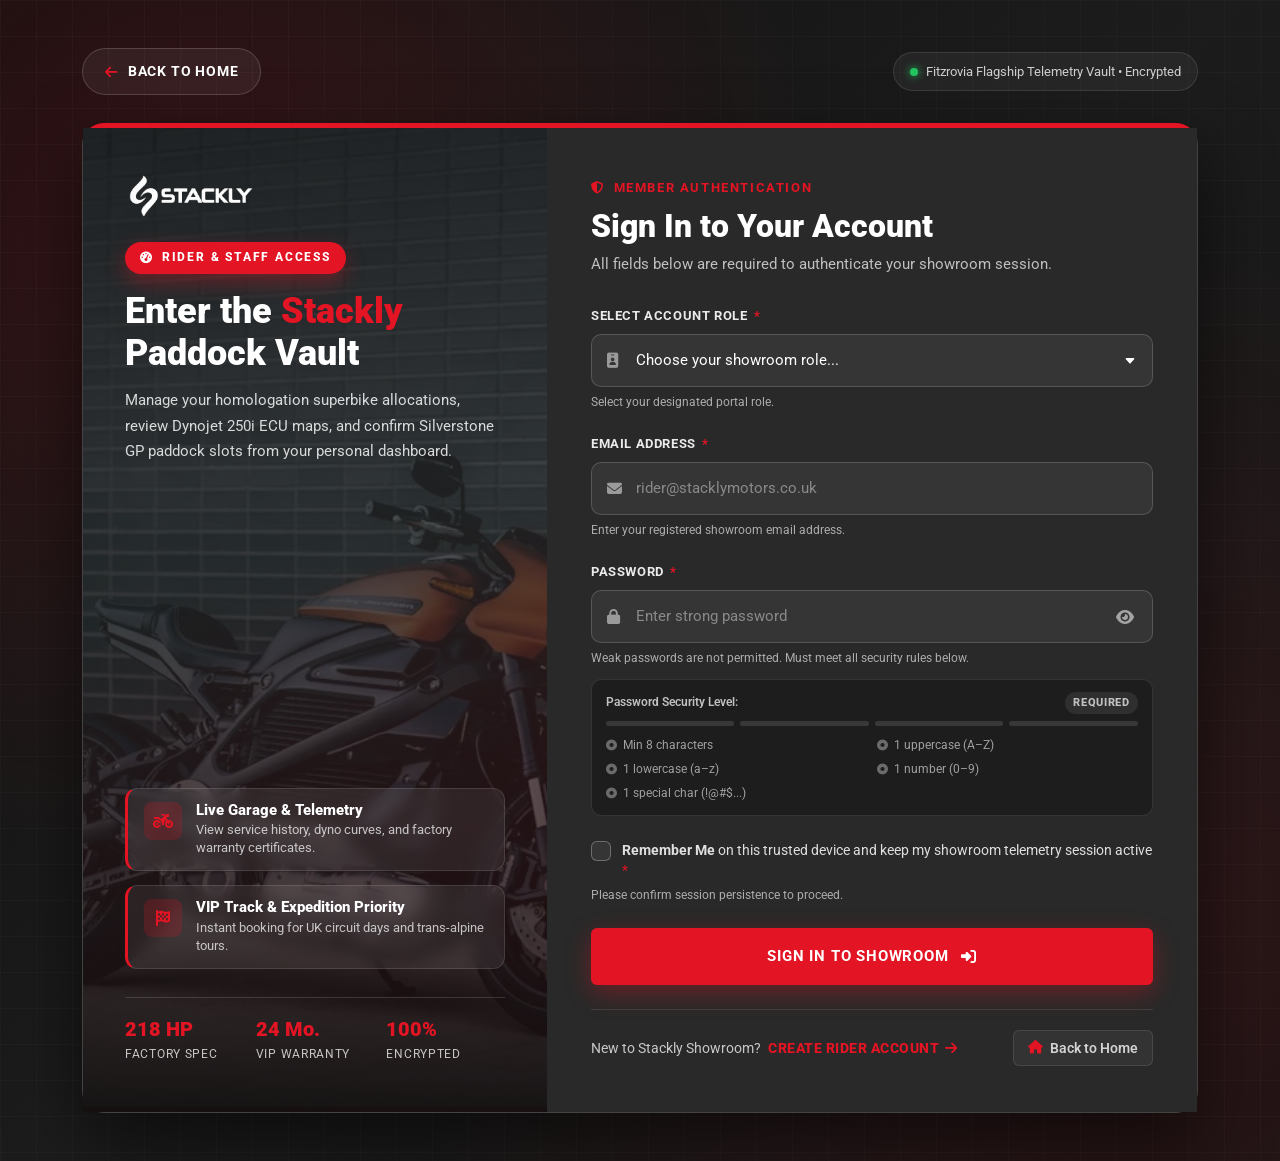
<file: pages/login.html>
<!doctype html>
<html lang="en">
  <head>
    <meta charset="UTF-8" />
    <meta name="viewport" content="width=device-width, initial-scale=1.0" />
    <meta
      name="description"
      content="Sign in to the Stackly Motorcycle Showroom Rider & VIP Portal. Access telemetry diagnostics, superbike allocations, and private track day bookings."
    />
    <title>Rider Login | Stackly Motorcycle Showroom London</title>
    <!-- Favicon -->
    <link
      rel="icon"
      type="image/webp"
      href="../assets/images/logoStackly.webp"
    />
    <!-- Google Fonts: Roboto -->
    <link rel="preconnect" href="https://fonts.googleapis.com" />
    <link rel="preconnect" href="https://fonts.gstatic.com" crossorigin />
    <link
      href="https://fonts.googleapis.com/css2?family=Roboto:ital,wght@0,300;0,400;0,500;0,700;0,900;1,400&display=swap"
      rel="stylesheet"
    />
    <!-- Bootstrap 5.3.3 CSS -->
    <link
      href="https://cdn.jsdelivr.net/npm/bootstrap@5.3.3/dist/css/bootstrap.min.css"
      rel="stylesheet"
    />
    <!-- Latest Font Awesome 6.6.0 CDN -->
    <link
      rel="stylesheet"
      href="https://cdnjs.cloudflare.com/ajax/libs/font-awesome/6.6.0/css/all.min.css"
    />
    <!-- Common & Auth Stylesheets -->
    <link rel="stylesheet" href="../assets/css/styles.css" />
    <link rel="stylesheet" href="../assets/css/auth.css" />
  </head>
  <body class="auth-page-body">
    <div class="page-wrapper">
      <!-- ==================================================================
           AUTHENTICATION SECTION: RIDER & SHOWROOM LOGIN
           ================================================================== -->
      <section
        class="auth-section"
        data-scroll-section="login-portal"
        aria-label="Showroom Login Portal"
      >
        <div class="container">
          <!-- Top Utility Bar with Back to Home Button (Requirement 9) -->
          <div class="auth-top-bar">
            <a
              href="../index.html"
              class="back-home-btn"
              id="loginBackHomeTopBtn"
            >
              <i class="fa-solid fa-arrow-left"></i>
              <span>Back to Home</span>
            </a>

            <div class="auth-top-status">
              <span class="status-dot"></span>
              <span>Fitzrovia Flagship Telemetry Vault &bull; Encrypted</span>
            </div>
          </div>

          <!-- Split Auth Card -->
          <div class="auth-card">
            <div class="row g-0">
              <!-- Left Showroom Showcase Column -->
              <div class="col-lg-5">
                <div class="auth-showcase login-showcase-bg">
                  <div class="auth-showcase-top">
                    <a
                      href="../index.html"
                      class="auth-brand-logo text-decoration-none"
                    >
                      <img
                        src="../assets/images/logoStackly.webp"
                        alt="Stackly Motorcycle Showroom Logo"
                      />
                    </a>
                    <div>
                      <span class="auth-showcase-badge">
                        <i class="fa-solid fa-gauge-high"></i> Rider &amp; Staff
                        Access
                      </span>
                    </div>
                    <h1 class="auth-showcase-title">
                      Enter the <span class="text-main">Stackly</span> Paddock
                      Vault
                    </h1>
                    <p class="auth-showcase-desc">
                      Manage your homologation superbike allocations, review
                      Dynojet 250i ECU maps, and confirm Silverstone GP paddock
                      slots from your personal dashboard.
                    </p>
                  </div>

                  <div class="auth-showcase-bottom">
                    <div class="auth-feature-list">
                      <div class="auth-feature-item">
                        <div class="auth-feature-icon">
                          <i class="fa-solid fa-motorcycle"></i>
                        </div>
                        <div class="auth-feature-text">
                          <h6>Live Garage &amp; Telemetry</h6>
                          <p>
                            View service history, dyno curves, and factory
                            warranty certificates.
                          </p>
                        </div>
                      </div>
                      <div class="auth-feature-item">
                        <div class="auth-feature-icon">
                          <i class="fa-solid fa-flag-checkered"></i>
                        </div>
                        <div class="auth-feature-text">
                          <h6>VIP Track &amp; Expedition Priority</h6>
                          <p>
                            Instant booking for UK circuit days and trans-alpine
                            tours.
                          </p>
                        </div>
                      </div>
                    </div>

                    <div class="auth-showcase-stats">
                      <div class="auth-stat-box">
                        <strong>218 HP</strong>
                        <span>Factory Spec</span>
                      </div>
                      <div class="auth-stat-box">
                        <strong>24 Mo.</strong>
                        <span>VIP Warranty</span>
                      </div>
                      <div class="auth-stat-box">
                        <strong>100%</strong>
                        <span>Encrypted</span>
                      </div>
                    </div>
                  </div>
                </div>
              </div>

              <!-- Right Login Form Column -->
              <div class="col-lg-7">
                <div class="auth-form-panel">
                  <div class="auth-form-header">
                    <span class="auth-form-kicker">
                      <i class="fa-solid fa-shield-halved"></i> Member
                      Authentication
                    </span>
                    <h2 class="auth-form-title">Sign In to Your Account</h2>
                    <p class="auth-form-subtitle">
                      All fields below are required to authenticate your
                      showroom session.
                    </p>
                  </div>

                  <!-- Status Alert Banner -->
                  <div
                    id="loginAlertBox"
                    class="auth-alert"
                    role="alert"
                    aria-live="polite"
                  ></div>

                  <!-- Login Form (Fields: Role, Email, Password, Remember Me) -->
                  <form
                    id="loginAuthForm"
                    class="auth-form"
                    novalidate
                    autocomplete="on"
                  >
                    <!-- 1. Role Field -->
                    <div class="form-group">
                      <label for="loginRole" class="form-label-custom">
                        <span
                          >Select Account Role
                          <span class="req-star">*</span></span
                        >
                      </label>
                      <div class="auth-input-wrap">
                        <i class="fa-solid fa-id-badge auth-input-icon"></i>
                        <select id="loginRole" name="role" required>
                          <option value="" disabled selected>
                            Choose your showroom role...
                          </option>
                          <option value="Rider / Buyer">
                            Rider / Motorcycle Buyer
                          </option>
                          <option value="VIP Collector">
                            VIP Homologation Collector
                          </option>
                          <option value="Showroom Consultant">
                            Showroom Sales Consultant
                          </option>
                          <option value="Dyno & Service Technician">
                            Dynojet &amp; Master Technician
                          </option>
                          <option value="Showroom Administrator">
                            Showroom Administrator
                          </option>
                        </select>
                      </div>
                      <div class="field-feedback" id="loginRoleFeedback">
                        Select your designated portal role.
                      </div>
                    </div>

                    <!-- 2. Email Field -->
                    <div class="form-group">
                      <label for="loginEmail" class="form-label-custom">
                        <span
                          >Email Address <span class="req-star">*</span></span
                        >
                      </label>
                      <div class="auth-input-wrap">
                        <i class="fa-solid fa-envelope auth-input-icon"></i>
                        <input
                          type="email"
                          id="loginEmail"
                          name="email"
                          placeholder="rider@stacklymotors.co.uk"
                          required
                          autocomplete="email"
                        />
                      </div>
                      <div class="field-feedback" id="loginEmailFeedback">
                        Enter your registered showroom email address.
                      </div>
                    </div>

                    <!-- 3. Password Field with Weak Password Validation -->
                    <div class="form-group">
                      <label for="loginPassword" class="form-label-custom">
                        <span>Password <span class="req-star">*</span></span>
                      </label>
                      <div class="auth-input-wrap">
                        <i class="fa-solid fa-lock auth-input-icon"></i>
                        <input
                          type="password"
                          id="loginPassword"
                          name="password"
                          placeholder="Enter strong password"
                          minlength="8"
                          required
                          autocomplete="current-password"
                        />
                        <button
                          type="button"
                          class="password-toggle-btn"
                          data-toggle-password="loginPassword"
                          aria-label="Toggle password visibility"
                        >
                          <i class="fa-solid fa-eye"></i>
                        </button>
                      </div>
                      <div class="field-feedback" id="loginPasswordFeedback">
                        Weak passwords are not permitted. Must meet all security
                        rules below.
                      </div>

                      <!-- Live Weak Password Validation Meter -->
                      <div
                        class="password-strength-box"
                        id="loginPasswordStrengthBox"
                      >
                        <div class="strength-header">
                          <span class="strength-label"
                            >Password Security Level:</span
                          >
                          <span class="strength-badge" id="loginStrengthBadge"
                            >Required</span
                          >
                        </div>
                        <div class="strength-bars" id="loginStrengthBars">
                          <span class="strength-bar-seg"></span>
                          <span class="strength-bar-seg"></span>
                          <span class="strength-bar-seg"></span>
                          <span class="strength-bar-seg"></span>
                        </div>
                        <ul class="password-rules-list" id="loginPasswordRules">
                          <li data-rule="length">
                            <i class="fa-solid fa-circle-dot"></i> Min 8
                            characters
                          </li>
                          <li data-rule="upper">
                            <i class="fa-solid fa-circle-dot"></i> 1 uppercase
                            (A–Z)
                          </li>
                          <li data-rule="lower">
                            <i class="fa-solid fa-circle-dot"></i> 1 lowercase
                            (a–z)
                          </li>
                          <li data-rule="number">
                            <i class="fa-solid fa-circle-dot"></i> 1 number
                            (0–9)
                          </li>
                          <li data-rule="special">
                            <i class="fa-solid fa-circle-dot"></i> 1 special
                            char (!@#$...)
                          </li>
                        </ul>
                      </div>
                    </div>

                    <!-- 4. Remember Me Field (Required as per Requirement 2 & 4) -->
                    <div class="auth-check-group">
                      <label class="custom-check-label" for="loginRemember">
                        <input
                          type="checkbox"
                          id="loginRemember"
                          name="remember_me"
                          required
                        />
                        <span>
                          <strong>Remember Me</strong> on this trusted device
                          and keep my showroom telemetry session active
                          <span class="text-main">*</span>
                        </span>
                      </label>
                      <div class="field-feedback" id="loginRememberFeedback">
                        Please confirm session persistence to proceed.
                      </div>
                    </div>

                    <!-- Submit Button -->
                    <button
                      type="submit"
                      class="template-btn btn-style-three"
                      id="loginSubmitBtn"
                    >
                      <span class="btn-wrap">
                        <span class="text-one">
                          Sign In to Showroom
                          <i class="fa-solid fa-right-to-bracket ms-1"></i>
                        </span>
                        <span class="text-two">
                          Sign In to Showroom
                          <i class="fa-solid fa-right-to-bracket ms-1"></i>
                        </span>
                      </span>
                    </button>
                  </form>

                  <!-- Footer Switch & Secondary Back to Home Button -->
                  <div class="auth-footer-links">
                    <div>
                      New to Stackly Showroom?
                      <a href="register.html" class="auth-switch-link ms-1">
                        Create Rider Account
                        <i class="fa-solid fa-arrow-right"></i>
                      </a>
                    </div>
                    <a href="../index.html" class="auth-home-inline-link">
                      <i class="fa-solid fa-house text-main"></i> Back to Home
                    </a>
                  </div>
                </div>
              </div>
            </div>
          </div>
        </div>
      </section>
    </div>

    <!-- Bootstrap 5.3.3 JS Bundle -->
    <script src="https://cdn.jsdelivr.net/npm/bootstrap@5.3.3/dist/js/bootstrap.bundle.min.js"></script>
    <!-- Custom Showroom Script -->
    <script src="../assets/js/script.js"></script>
  </body>
</html>
</file>
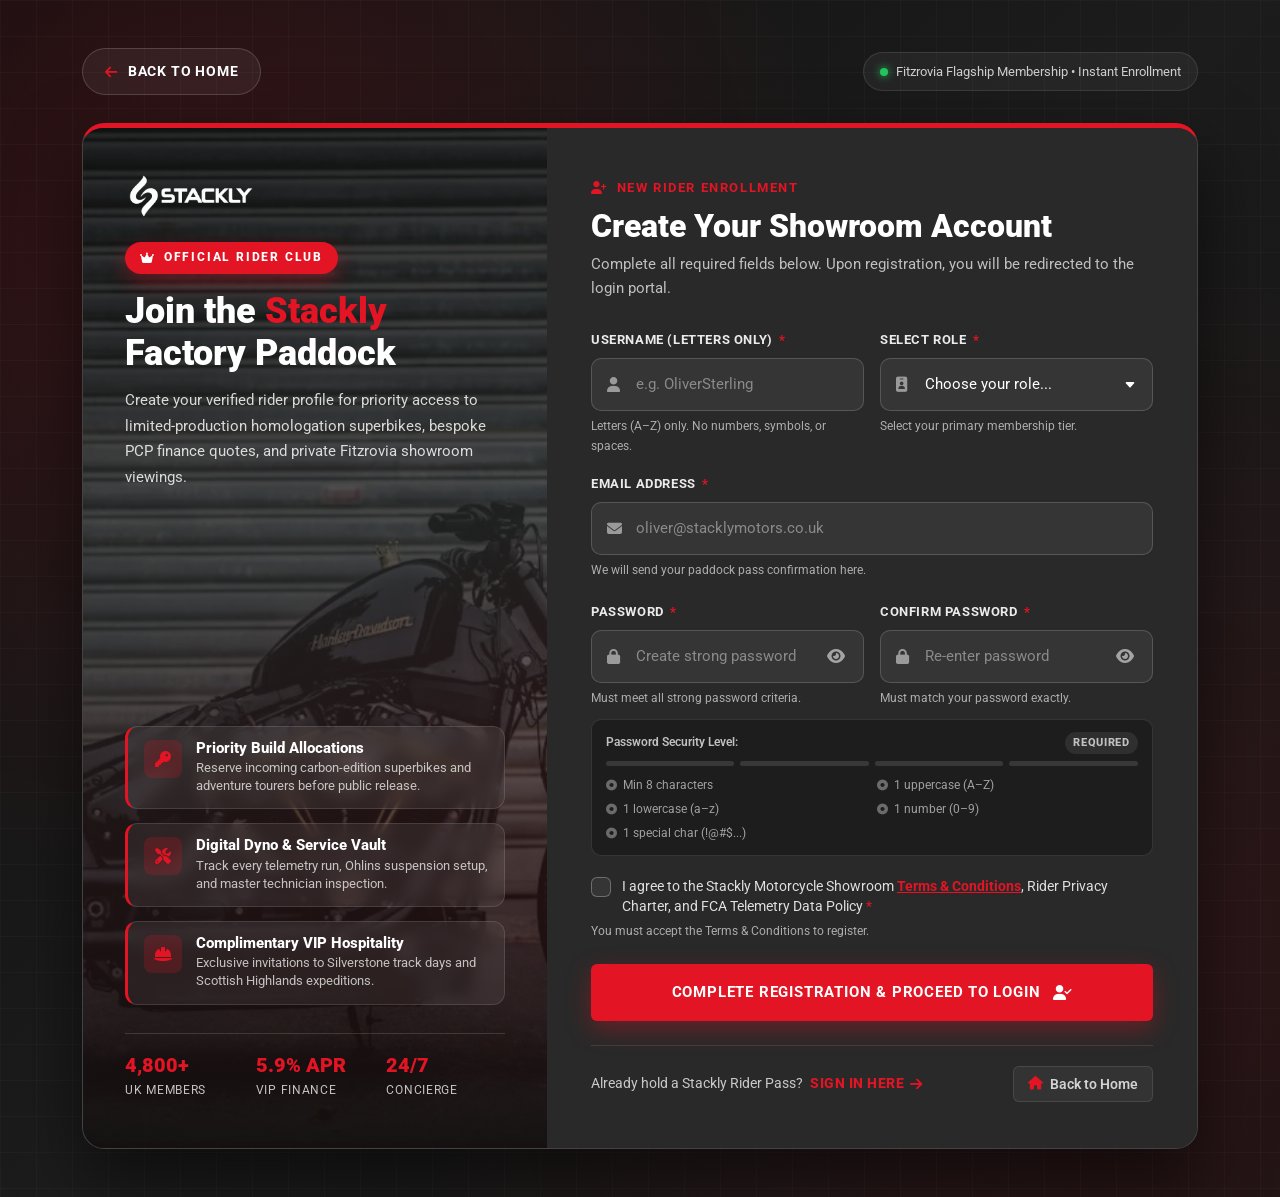
<file: pages/register.html>
<!doctype html>
<html lang="en">
  <head>
    <meta charset="UTF-8" />
    <meta name="viewport" content="width=device-width, initial-scale=1.0" />
    <meta
      name="description"
      content="Register for a Stackly Motorcycle Showroom Rider & VIP Account. Unlock priority superbike allocations, private test rides, and Silverstone track days."
    />
    <title>Create Rider Account | Stackly Motorcycle Showroom London</title>
    <!-- Favicon -->
    <link
      rel="icon"
      type="image/webp"
      href="../assets/images/logoStackly.webp"
    />
    <!-- Google Fonts: Roboto -->
    <link rel="preconnect" href="https://fonts.googleapis.com" />
    <link rel="preconnect" href="https://fonts.gstatic.com" crossorigin />
    <link
      href="https://fonts.googleapis.com/css2?family=Roboto:ital,wght@0,300;0,400;0,500;0,700;0,900;1,400&display=swap"
      rel="stylesheet"
    />
    <!-- Bootstrap 5.3.3 CSS -->
    <link
      href="https://cdn.jsdelivr.net/npm/bootstrap@5.3.3/dist/css/bootstrap.min.css"
      rel="stylesheet"
    />
    <!-- Latest Font Awesome 6.6.0 CDN -->
    <link
      rel="stylesheet"
      href="https://cdnjs.cloudflare.com/ajax/libs/font-awesome/6.6.0/css/all.min.css"
    />
    <!-- Common & Auth Stylesheets -->
    <link rel="stylesheet" href="../assets/css/styles.css" />
    <link rel="stylesheet" href="../assets/css/auth.css" />
  </head>
  <body class="auth-page-body">
    <div class="page-wrapper">
      <!-- ==================================================================
           AUTHENTICATION SECTION: RIDER & VIP REGISTRATION
           ================================================================== -->
      <section
        class="auth-section"
        data-scroll-section="register-portal"
        aria-label="Showroom Registration Portal"
      >
        <div class="container">
          <!-- Top Utility Bar with Back to Home Button (Requirement 9) -->
          <div class="auth-top-bar">
            <a
              href="../index.html"
              class="back-home-btn"
              id="registerBackHomeTopBtn"
            >
              <i class="fa-solid fa-arrow-left"></i>
              <span>Back to Home</span>
            </a>

            <div class="auth-top-status">
              <span class="status-dot"></span>
              <span
                >Fitzrovia Flagship Membership &bull; Instant Enrollment</span
              >
            </div>
          </div>

          <!-- Split Auth Card -->
          <div class="auth-card">
            <div class="row g-0">
              <!-- Left Showroom Showcase Column -->
              <div class="col-lg-5">
                <div class="auth-showcase register-showcase-bg">
                  <div class="auth-showcase-top">
                    <a
                      href="../index.html"
                      class="auth-brand-logo text-decoration-none"
                    >
                      <img
                        src="../assets/images/logoStackly.webp"
                        alt="Stackly Motorcycle Showroom Logo"
                      />
                    </a>
                    <div>
                      <span class="auth-showcase-badge">
                        <i class="fa-solid fa-crown"></i> Official Rider Club
                      </span>
                    </div>
                    <h1 class="auth-showcase-title">
                      Join the <span class="text-main">Stackly</span> Factory
                      Paddock
                    </h1>
                    <p class="auth-showcase-desc">
                      Create your verified rider profile for priority access to
                      limited-production homologation superbikes, bespoke PCP
                      finance quotes, and private Fitzrovia showroom viewings.
                    </p>
                  </div>

                  <div class="auth-showcase-bottom">
                    <div class="auth-feature-list">
                      <div class="auth-feature-item">
                        <div class="auth-feature-icon">
                          <i class="fa-solid fa-key"></i>
                        </div>
                        <div class="auth-feature-text">
                          <h6>Priority Build Allocations</h6>
                          <p>
                            Reserve incoming carbon-edition superbikes and
                            adventure tourers before public release.
                          </p>
                        </div>
                      </div>
                      <div class="auth-feature-item">
                        <div class="auth-feature-icon">
                          <i class="fa-solid fa-screwdriver-wrench"></i>
                        </div>
                        <div class="auth-feature-text">
                          <h6>Digital Dyno &amp; Service Vault</h6>
                          <p>
                            Track every telemetry run, Ohlins suspension setup,
                            and master technician inspection.
                          </p>
                        </div>
                      </div>
                      <div class="auth-feature-item">
                        <div class="auth-feature-icon">
                          <i class="fa-solid fa-helmet-safety"></i>
                        </div>
                        <div class="auth-feature-text">
                          <h6>Complimentary VIP Hospitality</h6>
                          <p>
                            Exclusive invitations to Silverstone track days and
                            Scottish Highlands expeditions.
                          </p>
                        </div>
                      </div>
                    </div>

                    <div class="auth-showcase-stats">
                      <div class="auth-stat-box">
                        <strong>4,800+</strong>
                        <span>UK Members</span>
                      </div>
                      <div class="auth-stat-box">
                        <strong>5.9% APR</strong>
                        <span>VIP Finance</span>
                      </div>
                      <div class="auth-stat-box">
                        <strong>24/7</strong>
                        <span>Concierge</span>
                      </div>
                    </div>
                  </div>
                </div>
              </div>

              <!-- Right Registration Form Column -->
              <div class="col-lg-7">
                <div class="auth-form-panel">
                  <div class="auth-form-header">
                    <span class="auth-form-kicker">
                      <i class="fa-solid fa-user-plus"></i> New Rider Enrollment
                    </span>
                    <h2 class="auth-form-title">
                      Create Your Showroom Account
                    </h2>
                    <p class="auth-form-subtitle">
                      Complete all required fields below. Upon registration, you
                      will be redirected to the login portal.
                    </p>
                  </div>

                  <!-- Status Alert Banner -->
                  <div
                    id="registerAlertBox"
                    class="auth-alert"
                    role="alert"
                    aria-live="polite"
                  ></div>

                  <!-- Register Form (Fields: Username, Role, Email, Password, Confirm Password, Terms & Conditions) -->
                  <form
                    id="registerAuthForm"
                    class="auth-form"
                    novalidate
                    autocomplete="on"
                  >
                    <div class="row g-3">
                      <!-- 1. Username Field (Alphabets only: NO numbers, NO special chars, NO spaces) -->
                      <div class="col-md-6">
                        <div class="form-group mb-0">
                          <label
                            for="registerUsername"
                            class="form-label-custom"
                          >
                            <span
                              >Username (Letters Only)
                              <span class="req-star">*</span></span
                            >
                          </label>
                          <div class="auth-input-wrap">
                            <i class="fa-solid fa-user auth-input-icon"></i>
                            <input
                              type="text"
                              id="registerUsername"
                              name="username"
                              class="strict-alpha-nospace"
                              placeholder="e.g. OliverSterling"
                              minlength="3"
                              maxlength="20"
                              pattern="[A-Za-z]+"
                              required
                              autocomplete="username"
                            />
                          </div>
                          <div
                            class="field-feedback"
                            id="registerUsernameFeedback"
                          >
                            Letters (A–Z) only. No numbers, symbols, or spaces.
                          </div>
                        </div>
                      </div>

                      <!-- 2. Role Field -->
                      <div class="col-md-6">
                        <div class="form-group mb-0">
                          <label for="registerRole" class="form-label-custom">
                            <span
                              >Select Role <span class="req-star">*</span></span
                            >
                          </label>
                          <div class="auth-input-wrap">
                            <i class="fa-solid fa-id-badge auth-input-icon"></i>
                            <select id="registerRole" name="role" required>
                              <option value="" disabled selected>
                                Choose your role...
                              </option>
                              <option value="Rider / Buyer">
                                Rider / Motorcycle Buyer
                              </option>
                              <option value="VIP Collector">
                                VIP Homologation Collector
                              </option>
                              <option value="Showroom Consultant">
                                Showroom Sales Consultant
                              </option>
                              <option value="Dyno & Service Technician">
                                Dynojet &amp; Master Technician
                              </option>
                              <option value="Showroom Administrator">
                                Showroom Administrator
                              </option>
                            </select>
                          </div>
                          <div class="field-feedback" id="registerRoleFeedback">
                            Select your primary membership tier.
                          </div>
                        </div>
                      </div>
                    </div>

                    <!-- 3. Email Field -->
                    <div class="form-group mt-3">
                      <label for="registerEmail" class="form-label-custom">
                        <span
                          >Email Address <span class="req-star">*</span></span
                        >
                      </label>
                      <div class="auth-input-wrap">
                        <i class="fa-solid fa-envelope auth-input-icon"></i>
                        <input
                          type="email"
                          id="registerEmail"
                          name="email"
                          placeholder="oliver@stacklymotors.co.uk"
                          required
                          autocomplete="email"
                        />
                      </div>
                      <div class="field-feedback" id="registerEmailFeedback">
                        We will send your paddock pass confirmation here.
                      </div>
                    </div>

                    <div class="row g-3">
                      <!-- 4. Password Field with Weak Password Validation -->
                      <div class="col-md-6">
                        <div class="form-group mb-0">
                          <label
                            for="registerPassword"
                            class="form-label-custom"
                          >
                            <span
                              >Password <span class="req-star">*</span></span
                            >
                          </label>
                          <div class="auth-input-wrap">
                            <i class="fa-solid fa-lock auth-input-icon"></i>
                            <input
                              type="password"
                              id="registerPassword"
                              name="password"
                              placeholder="Create strong password"
                              minlength="8"
                              required
                              autocomplete="new-password"
                            />
                            <button
                              type="button"
                              class="password-toggle-btn"
                              data-toggle-password="registerPassword"
                              aria-label="Toggle password visibility"
                            >
                              <i class="fa-solid fa-eye"></i>
                            </button>
                          </div>
                          <div
                            class="field-feedback"
                            id="registerPasswordFeedback"
                          >
                            Must meet all strong password criteria.
                          </div>
                        </div>
                      </div>

                      <!-- 5. Confirm Password Field -->
                      <div class="col-md-6">
                        <div class="form-group mb-0">
                          <label
                            for="registerConfirmPassword"
                            class="form-label-custom"
                          >
                            <span
                              >Confirm Password
                              <span class="req-star">*</span></span
                            >
                          </label>
                          <div class="auth-input-wrap">
                            <i
                              class="fa-solid fa-shield-check fa-lock auth-input-icon"
                            ></i>
                            <input
                              type="password"
                              id="registerConfirmPassword"
                              name="confirm_password"
                              placeholder="Re-enter password"
                              minlength="8"
                              required
                              autocomplete="new-password"
                            />
                            <button
                              type="button"
                              class="password-toggle-btn"
                              data-toggle-password="registerConfirmPassword"
                              aria-label="Toggle confirm password visibility"
                            >
                              <i class="fa-solid fa-eye"></i>
                            </button>
                          </div>
                          <div
                            class="field-feedback"
                            id="registerConfirmFeedback"
                          >
                            Must match your password exactly.
                          </div>
                        </div>
                      </div>
                    </div>

                    <!-- Live Weak Password Validation Meter -->
                    <div
                      class="password-strength-box mb-3"
                      id="registerPasswordStrengthBox"
                    >
                      <div class="strength-header">
                        <span class="strength-label"
                          >Password Security Level:</span
                        >
                        <span class="strength-badge" id="registerStrengthBadge"
                          >Required</span
                        >
                      </div>
                      <div class="strength-bars" id="registerStrengthBars">
                        <span class="strength-bar-seg"></span>
                        <span class="strength-bar-seg"></span>
                        <span class="strength-bar-seg"></span>
                        <span class="strength-bar-seg"></span>
                      </div>
                      <ul
                        class="password-rules-list"
                        id="registerPasswordRules"
                      >
                        <li data-rule="length">
                          <i class="fa-solid fa-circle-dot"></i> Min 8
                          characters
                        </li>
                        <li data-rule="upper">
                          <i class="fa-solid fa-circle-dot"></i> 1 uppercase
                          (A–Z)
                        </li>
                        <li data-rule="lower">
                          <i class="fa-solid fa-circle-dot"></i> 1 lowercase
                          (a–z)
                        </li>
                        <li data-rule="number">
                          <i class="fa-solid fa-circle-dot"></i> 1 number (0–9)
                        </li>
                        <li data-rule="special">
                          <i class="fa-solid fa-circle-dot"></i> 1 special char
                          (!@#$...)
                        </li>
                      </ul>
                    </div>

                    <!-- 6. Terms & Conditions Checkbox (Required) -->
                    <div class="auth-check-group">
                      <label class="custom-check-label" for="registerTerms">
                        <input
                          type="checkbox"
                          id="registerTerms"
                          name="terms_conditions"
                          required
                        />
                        <span>
                          I agree to the Stackly Motorcycle Showroom
                          <a href="#">Terms &amp; Conditions</a>, Rider Privacy
                          Charter, and FCA Telemetry Data Policy
                          <span class="text-main">*</span>
                        </span>
                      </label>
                      <div class="field-feedback" id="registerTermsFeedback">
                        You must accept the Terms &amp; Conditions to register.
                      </div>
                    </div>

                    <!-- Submit Button -->
                    <button
                      type="submit"
                      class="template-btn btn-style-three"
                      id="registerSubmitBtn"
                    >
                      <span class="btn-wrap">
                        <span class="text-one">
                          Complete Registration &amp; Proceed to Login
                          <i class="fa-solid fa-user-check ms-1"></i>
                        </span>
                        <span class="text-two">
                          Complete Registration &amp; Proceed to Login
                          <i class="fa-solid fa-user-check ms-1"></i>
                        </span>
                      </span>
                    </button>
                  </form>

                  <!-- Footer Switch & Secondary Back to Home Button -->
                  <div class="auth-footer-links">
                    <div>
                      Already hold a Stackly Rider Pass?
                      <a href="login.html" class="auth-switch-link ms-1">
                        Sign In Here
                        <i class="fa-solid fa-arrow-right"></i>
                      </a>
                    </div>
                    <a href="../index.html" class="auth-home-inline-link">
                      <i class="fa-solid fa-house text-main"></i> Back to Home
                    </a>
                  </div>
                </div>
              </div>
            </div>
          </div>
        </div>
      </section>
    </div>

    <!-- Bootstrap 5.3.3 JS Bundle -->
    <script src="https://cdn.jsdelivr.net/npm/bootstrap@5.3.3/dist/js/bootstrap.bundle.min.js"></script>
    <!-- Custom Showroom Script -->
    <script src="../assets/js/script.js"></script>
  </body>
</html>
</file>
<file: assets/css/styles.css>
:root {
  --main-color: rgb(227, 20, 35);
  --main-color-rgb: 227, 20, 35;
  --color-two: rgb(41, 41, 41);
  --color-two-rgb: 41, 41, 41;
  --color-three: rgb(247, 247, 247);
  --color-three-rgb: 247, 247, 247;
  --dark-surface: #181818;
  --dark-card: #222222;
  --white: #ffffff;
  --border-light: rgba(41, 41, 41, 0.12);
  --border-dark: rgba(255, 255, 255, 0.12);
  --transition-base: all 0.35s cubic-bezier(0.25, 0.8, 0.25, 1);
  --shadow-card: 0 12px 32px rgba(0, 0, 0, 0.08);
  --shadow-hover: 0 20px 44px rgba(227, 20, 35, 0.18);
}

/* ==========================================================================
   1. Global Reset & Typography
   ========================================================================== */
*,
*::before,
*::after {
  box-sizing: border-box;
  margin: 0;
  padding: 0;
}

html {
  scroll-behavior: smooth;
  font-family: "Roboto", sans-serif;
}

body {
  font-family: "Roboto", sans-serif;
  font-size: 16px;
  line-height: 1.65;
  color: var(--color-two);
  background-color: var(--white);
  overflow-x: hidden;
  -webkit-font-smoothing: antialiased;
}

h1,
h2,
h3,
h4,
h5,
h6 {
  font-family: "Roboto", sans-serif;
  font-weight: 800;
  color: var(--color-two);
  line-height: 1.2;
  margin-bottom: 0.75rem;
}

a {
  color: inherit;
  text-decoration: none;
  transition: var(--transition-base);
}

a:hover {
  color: var(--main-color);
}

img {
  max-width: 100%;
  height: auto;
  display: block;
}

ul {
  list-style: none;
  padding-left: 0;
}

.page-wrapper {
  position: relative;
  width: 100%;
  min-height: 100vh;
  overflow-x: hidden;
}

.text-main {
  color: var(--main-color) !important;
}

.bg-main {
  background-color: var(--main-color) !important;
}

.bg-color-two {
  background-color: var(--color-two) !important;
}

.bg-color-three {
  background-color: var(--color-three) !important;
}

/* ==========================================================================
   2. Theme Buttons & Section Titles (From Reference UI)
   ========================================================================== */
.theme-btn,
.template-btn {
  position: relative;
  display: inline-flex;
  align-items: center;
  justify-content: center;
  font-family: "Roboto", sans-serif;
  font-size: 15px;
  font-weight: 700;
  text-transform: uppercase;
  letter-spacing: 0.8px;
  padding: 14px 30px;
  border-radius: 6px;
  border: none;
  overflow: hidden;
  cursor: pointer;
  transition: var(--transition-base);
  text-decoration: none;
}

.theme-btn .btn-wrap,
.template-btn .btn-wrap {
  position: relative;
  display: inline-block;
  overflow: hidden;
}

.theme-btn .btn-wrap .text-one,
.template-btn .btn-wrap .text-one {
  position: relative;
  display: inline-flex;
  align-items: center;
  gap: 8px;
  transition: transform 0.35s ease;
}

.theme-btn .btn-wrap .text-two,
.template-btn .btn-wrap .text-two {
  position: absolute;
  top: 100%;
  left: 0;
  width: 100%;
  display: inline-flex;
  align-items: center;
  justify-content: center;
  gap: 8px;
  transition: transform 0.35s ease;
}

.theme-btn:hover .btn-wrap .text-one,
.template-btn:hover .btn-wrap .text-one {
  transform: translateY(-150%);
}

.theme-btn:hover .btn-wrap .text-two,
.template-btn:hover .btn-wrap .text-two {
  top: 0;
  transform: translateY(0);
}

.btn-style-one {
  background-color: var(--main-color);
  color: var(--white) !important;
  box-shadow: 0 8px 22px rgba(var(--main-color-rgb), 0.32);
}

.btn-style-one:hover {
  background-color: var(--color-two);
  color: var(--white) !important;
  box-shadow: 0 10px 26px rgba(var(--color-two-rgb), 0.4);
  transform: translateY(-2px);
}

.btn-style-two {
  background-color: var(--color-two);
  color: var(--white) !important;
  border: 2px solid var(--color-two);
}

.btn-style-two:hover {
  background-color: var(--main-color);
  border-color: var(--main-color);
  color: var(--white) !important;
  transform: translateY(-2px);
}

.btn-style-three {
  background-color: var(--main-color);
  color: var(--white) !important;
  width: 100%;
  padding: 16px 32px;
  box-shadow: 0 8px 24px rgba(var(--main-color-rgb), 0.35);
}

.btn-style-three:hover {
  background-color: #b80d1a;
  color: var(--white) !important;
  transform: translateY(-2px);
}

.btn-outline-theme {
  background: transparent;
  color: var(--main-color) !important;
  border: 2px solid var(--main-color);
  padding: 11px 24px;
  border-radius: 6px;
  font-weight: 700;
  text-transform: uppercase;
  font-size: 14px;
  letter-spacing: 0.6px;
  display: inline-flex;
  align-items: center;
  gap: 8px;
  transition: var(--transition-base);
}

.btn-outline-theme:hover {
  background: var(--main-color);
  color: var(--white) !important;
  transform: translateY(-2px);
  box-shadow: 0 8px 20px rgba(var(--main-color-rgb), 0.25);
}

/* Section Titles */
.sec-title {
  margin-bottom: 44px;
  position: relative;
}

.sec-title.centered {
  text-align: center;
  max-width: 720px;
  margin-left: auto;
  margin-right: auto;
}

.sec-title_title {
  display: inline-flex;
  align-items: center;
  gap: 10px;
  font-size: 14px;
  font-weight: 700;
  text-transform: uppercase;
  letter-spacing: 2px;
  color: var(--main-color);
  background: rgba(var(--main-color-rgb), 0.1);
  padding: 6px 16px;
  border-radius: 30px;
  margin-bottom: 14px;
  border-left: 3px solid var(--main-color);
}

.sec-title_heading {
  font-size: clamp(28px, 3.5vw, 42px);
  font-weight: 900;
  color: var(--color-two);
  line-height: 1.18;
  margin-bottom: 14px;
}

.sec-title.light .sec-title_heading {
  color: var(--white);
}

.sec-title_text {
  font-size: 16px;
  color: #555555;
  line-height: 1.75;
}

.sec-title.light .sec-title_text {
  color: rgba(255, 255, 255, 0.78);
}

/* ==========================================================================
   3. Header & Fixed Navigation & Full-Screen Mobile Menu
   ========================================================================== */
.main-header {
  position: relative;
  width: 100%;
  z-index: 999;
  background-color: var(--color-two);
  transition: var(--transition-base);
}

.header-top {
  background-color: #1c1c1c;
  padding: 9px 0;
  border-bottom: 1px solid rgba(255, 255, 255, 0.08);
  font-size: 13.5px;
  color: rgba(255, 255, 255, 0.85);
}

.header-top_list {
  gap: 22px;
}

.header-top_list li {
  display: inline-flex;
  align-items: center;
  gap: 8px;
}

.header-top_list li .icon {
  color: var(--main-color);
  font-size: 14px;
}

.header-top_list li a {
  color: rgba(255, 255, 255, 0.88);
}

.header-top_list li a:hover {
  color: var(--main-color);
}

.showroom-status {
  font-size: 13px;
  color: rgba(255, 255, 255, 0.8);
  gap: 7px;
}

.status-dot {
  width: 8px;
  height: 8px;
  border-radius: 50%;
  background-color: #22c55e;
  box-shadow: 0 0 8px #22c55e;
  display: inline-block;
}

.header_socials {
  gap: 8px;
}

.header_socials span {
  font-size: 13px;
  color: rgba(255, 255, 255, 0.75);
  margin-right: 4px;
}

.header_socials a {
  width: 28px;
  height: 28px;
  border-radius: 50%;
  background: rgba(255, 255, 255, 0.08);
  color: var(--white);
  display: inline-flex;
  align-items: center;
  justify-content: center;
  font-size: 13px;
  transition: var(--transition-base);
}

.header_socials a:hover {
  background: var(--main-color);
  color: var(--white);
  transform: translateY(-2px);
}

/* Header Lower */
.header-lower {
  background-color: var(--color-two);
  padding: 14px 0;
  transition: all 0.3s ease;
  border-bottom: 2px solid rgba(var(--main-color-rgb), 0.45);
}

/* Fixed Header When Scrolled (Desktop & Mobile) */
.main-header.fixed-header .header-lower {
  position: fixed;
  top: 0;
  left: 0;
  right: 0;
  width: 100%;
  z-index: 9999;
  background-color: rgba(var(--color-two-rgb), 0.98);
  backdrop-filter: blur(10px);
  box-shadow: 0 8px 30px rgba(0, 0, 0, 0.35);
  padding: 10px 0;
  animation: slideDownHeader 0.35s ease forwards;
}

@keyframes slideDownHeader {
  from {
    transform: translateY(-100%);
  }
  to {
    transform: translateY(0);
  }
}

.brand-logo-img {
  max-height: 40px;
  width: auto;
  object-fit: contain;
}

.main-menu .navigation {
  gap: 6px;
}

.main-menu .navigation > li > a {
  display: inline-block;
  padding: 10px 18px;
  color: var(--white);
  font-size: 15px;
  font-weight: 700;
  text-transform: uppercase;
  letter-spacing: 0.7px;
  border-radius: 6px;
  position: relative;
}

.main-menu .navigation > li > a::after {
  content: "";
  position: absolute;
  bottom: 4px;
  left: 18px;
  right: 18px;
  height: 2px;
  background-color: var(--main-color);
  transform: scaleX(0);
  transition: transform 0.3s ease;
}

.main-menu .navigation > li > a:hover,
.main-menu .navigation > li > a.active {
  color: var(--main-color);
  background: rgba(255, 255, 255, 0.04);
}

.main-menu .navigation > li > a:hover::after,
.main-menu .navigation > li > a.active::after {
  transform: scaleX(1);
}

.search-box-btn,
.about-widget {
  width: 44px;
  height: 44px;
  border-radius: 6px;
  background: rgba(255, 255, 255, 0.08);
  border: 1px solid rgba(255, 255, 255, 0.14);
  color: var(--white);
  display: inline-flex;
  align-items: center;
  justify-content: center;
  font-size: 16px;
  cursor: pointer;
  transition: var(--transition-base);
}

.search-box-btn:hover,
.about-widget:hover {
  background: var(--main-color);
  border-color: var(--main-color);
  color: var(--white);
}

/* Mobile Navigation Toggler */
.mobile-nav-toggler {
  width: 44px;
  height: 44px;
  border-radius: 6px;
  background: var(--main-color);
  border: none;
  display: inline-flex;
  flex-direction: column;
  align-items: center;
  justify-content: center;
  gap: 5px;
  cursor: pointer;
  padding: 10px;
}

.mobile-nav-toggler .bar {
  width: 22px;
  height: 2px;
  background-color: var(--white);
  border-radius: 2px;
  transition: var(--transition-base);
}

/* Full-Screen Mobile Menu (Requirement 12: background full screen covered) */
.mobile-menu {
  position: fixed;
  inset: 0;
  width: 100vw;
  height: 100vh;
  z-index: 99999;
  visibility: hidden;
  opacity: 0;
  pointer-events: none;
  transition:
    opacity 0.35s ease,
    visibility 0.35s ease;
}

.mobile-menu.open {
  visibility: visible;
  opacity: 1;
  pointer-events: auto;
}

.mobile-menu .menu-backdrop {
  position: absolute;
  inset: 0;
  width: 100%;
  height: 100%;
  background: rgba(var(--color-two-rgb), 0.98);
}

.mobile-menu .menu-box {
  position: relative;
  width: 100vw;
  height: 100vh;
  background: linear-gradient(145deg, rgb(41, 41, 41) 0%, #161616 100%);
  display: flex;
  flex-direction: column;
  justify-content: space-between;
  padding: 24px 28px;
  overflow-y: auto;
  z-index: 2;
}

.mobile-menu-header {
  padding-bottom: 20px;
  border-bottom: 1px solid rgba(255, 255, 255, 0.12);
}

.mobile-menu .close-btn {
  width: 44px;
  height: 44px;
  border-radius: 50%;
  background: var(--main-color);
  color: var(--white);
  border: none;
  font-size: 20px;
  display: inline-flex;
  align-items: center;
  justify-content: center;
  cursor: pointer;
}

.mobile-navigation {
  margin: 28px 0;
}

.mobile-navigation li {
  border-bottom: 1px solid rgba(255, 255, 255, 0.08);
}

.mobile-navigation li a {
  display: flex;
  align-items: center;
  justify-content: space-between;
  padding: 16px 8px;
  font-size: 20px;
  font-weight: 800;
  text-transform: uppercase;
  color: var(--white);
  letter-spacing: 1px;
}

.mobile-navigation li a:hover,
.mobile-navigation li a.active {
  color: var(--main-color);
  padding-left: 16px;
}

.mobile-menu-footer {
  padding-top: 20px;
  border-top: 1px solid rgba(255, 255, 255, 0.12);
  color: rgba(255, 255, 255, 0.85);
}

.mobile-contact-info a {
  color: var(--white);
}

.mobile-socials a {
  width: 40px;
  height: 40px;
  border-radius: 50%;
  background: rgba(255, 255, 255, 0.1);
  color: var(--white);
  display: inline-flex;
  align-items: center;
  justify-content: center;
}

.mobile-socials a:hover {
  background: var(--main-color);
}

/* Search Popup */
.search-popup {
  position: fixed;
  inset: 0;
  z-index: 99998;
  display: flex;
  align-items: center;
  justify-content: center;
  padding: 20px;
  opacity: 0;
  visibility: hidden;
  transition: var(--transition-base);
}

.search-popup.open {
  opacity: 1;
  visibility: visible;
}

.search-popup .color-layer {
  position: absolute;
  inset: 0;
  background: rgba(var(--color-two-rgb), 0.95);
  backdrop-filter: blur(8px);
}

.search-popup .close-search {
  position: absolute;
  top: 30px;
  right: 30px;
  width: 50px;
  height: 50px;
  border-radius: 50%;
  background: var(--main-color);
  color: var(--white);
  border: none;
  font-size: 22px;
  z-index: 2;
  cursor: pointer;
}

.search-popup-form {
  position: relative;
  z-index: 2;
  width: 100%;
  max-width: 680px;
}

.search-popup-form .form-group {
  position: relative;
}

.search-popup-form input {
  width: 100%;
  height: 64px;
  border-radius: 50px;
  border: 2px solid var(--main-color);
  background: #141414;
  color: var(--white);
  padding: 0 70px 0 28px;
  font-size: 18px;
  outline: none;
}

.search-popup-form .search-submit-btn {
  position: absolute;
  right: 6px;
  top: 6px;
  width: 52px;
  height: 52px;
  border-radius: 50%;
  background: var(--main-color);
  color: var(--white);
  border: none;
  font-size: 18px;
  cursor: pointer;
}

/* Offcanvas Sidebar */
.about-sidebar {
  position: fixed;
  inset: 0;
  z-index: 99997;
  visibility: hidden;
  opacity: 0;
  transition: var(--transition-base);
}

.about-sidebar.open {
  visibility: visible;
  opacity: 1;
}

.about-sidebar .gradient-layer {
  position: absolute;
  inset: 0;
  background: rgba(0, 0, 0, 0.7);
}

.about-sidebar .sidebar-inner {
  position: absolute;
  top: 0;
  right: 0;
  width: 100%;
  max-width: 400px;
  height: 100vh;
  background: var(--color-two);
  color: var(--white);
  padding: 40px 30px;
  overflow-y: auto;
  display: flex;
  flex-direction: column;
  justify-content: space-between;
  transform: translateX(100%);
  transition: transform 0.35s ease;
  border-left: 3px solid var(--main-color);
}

.about-sidebar.open .sidebar-inner {
  transform: translateX(0);
}

.about-sidebar .close-button {
  position: absolute;
  top: 20px;
  right: 20px;
  z-index: 5;
  width: 40px;
  height: 40px;
  border-radius: 50%;
  background: var(--main-color);
  color: var(--white);
  border: none;
  cursor: pointer;
}

.about-sidebar h3 {
  color: var(--white);
  font-size: 26px;
}

.about-sidebar h3 span {
  color: var(--main-color);
}

.about-sidebar .text {
  color: rgba(255, 255, 255, 0.78);
  margin: 14px 0 20px;
  font-size: 15px;
}

.about-one_list li {
  padding: 7px 0;
  font-weight: 500;
  color: rgba(255, 255, 255, 0.9);
}

.sidebar-contact-card {
  background: rgba(255, 255, 255, 0.05);
  border: 1px solid rgba(255, 255, 255, 0.1);
}

.about-sidebar .social-box {
  display: flex;
  gap: 10px;
  margin-top: 24px;
}

.about-sidebar .social-box a {
  width: 38px;
  height: 38px;
  border-radius: 50%;
  background: rgba(255, 255, 255, 0.1);
  color: var(--white);
  display: inline-flex;
  align-items: center;
  justify-content: center;
}

.about-sidebar .social-box a:hover {
  background: var(--main-color);
}

/* ==========================================================================
   4. Common Inner Page Banner & Breadcrumbs (Requirement 7)
   ========================================================================== */
.page-banner {
  position: relative;
  padding: 110px 0 95px;
  background-color: var(--color-two);
  background-size: cover;
  background-position: center;
  overflow: hidden;
  color: var(--white);
}

.page-banner::before {
  content: "";
  position: absolute;
  inset: 0;
  background: linear-gradient(
    90deg,
    rgba(var(--color-two-rgb), 0.94) 0%,
    rgba(var(--color-two-rgb), 0.82) 60%,
    rgba(var(--main-color-rgb), 0.35) 100%
  );
  z-index: 1;
}

.page-banner .container {
  position: relative;
  z-index: 2;
}

.breadcrumb-nav {
  display: inline-flex;
  align-items: center;
  gap: 10px;
  background: rgba(255, 255, 255, 0.08);
  border: 1px solid rgba(255, 255, 255, 0.15);
  border-left: 4px solid var(--main-color);
  padding: 8px 18px;
  border-radius: 6px;
  margin-bottom: 20px;
  font-size: 14px;
  font-weight: 600;
}

.breadcrumb-nav a {
  color: var(--white);
}

.breadcrumb-nav a:hover {
  color: var(--main-color);
}

.breadcrumb-nav .sep {
  color: var(--main-color);
}

.breadcrumb-nav .current {
  color: var(--main-color);
}

.page-banner_title {
  font-size: clamp(34px, 4.5vw, 54px);
  font-weight: 900;
  color: var(--white);
  margin-bottom: 16px;
  text-transform: uppercase;
  letter-spacing: 0.5px;
}

.page-banner_desc {
  font-size: 17px;
  color: rgba(255, 255, 255, 0.86);
  max-width: 720px;
  line-height: 1.7;
  margin-bottom: 0;
}

/* ==========================================================================
   5. Equal Alignment Cards & Hover Effects (Requirement 13)
   ========================================================================== */
.showroom-card {
  background: var(--white);
  border-radius: 12px;
  border: 1px solid var(--border-light);
  box-shadow: var(--shadow-card);
  transition: var(--transition-base);
  height: 100%;
  display: flex;
  flex-direction: column;
  overflow: hidden;
  position: relative;
}

.showroom-card::after {
  content: "";
  position: absolute;
  bottom: 0;
  left: 0;
  width: 100%;
  height: 4px;
  background: var(--main-color);
  transform: scaleX(0);
  transition: transform 0.35s ease;
}

.showroom-card:hover {
  transform: translateY(-8px);
  box-shadow: var(--shadow-hover);
  border-color: rgba(var(--main-color-rgb), 0.35);
}

.showroom-card:hover::after {
  transform: scaleX(1);
}

.showroom-card .card-img-wrap {
  position: relative;
  height: 235px;
  overflow: hidden;
  background: var(--color-two);
}

.showroom-card .card-img-wrap img {
  width: 100%;
  height: 100%;
  object-fit: cover;
  transition: transform 0.6s cubic-bezier(0.25, 0.8, 0.25, 1);
}

.showroom-card:hover .card-img-wrap img {
  transform: scale(1.08);
}

.card-badge {
  position: absolute;
  top: 14px;
  left: 14px;
  background: var(--main-color);
  color: var(--white);
  font-size: 12px;
  font-weight: 700;
  text-transform: uppercase;
  letter-spacing: 0.8px;
  padding: 5px 12px;
  border-radius: 4px;
  z-index: 2;
}

.card-price-tag {
  position: absolute;
  bottom: 14px;
  right: 14px;
  background: rgba(var(--color-two-rgb), 0.92);
  color: var(--white);
  font-weight: 800;
  font-size: 16px;
  padding: 6px 14px;
  border-radius: 6px;
  border-left: 3px solid var(--main-color);
  z-index: 2;
}

.showroom-card .card-body-content {
  padding: 24px;
  display: flex;
  flex-direction: column;
  flex-grow: 1;
}

.showroom-card .card-body-content h4 {
  font-size: 20px;
  font-weight: 800;
  margin-bottom: 10px;
  transition: color 0.3s ease;
}

.showroom-card:hover .card-body-content h4 {
  color: var(--main-color);
}

.showroom-card .card-body-content p {
  color: #555555;
  font-size: 15px;
  margin-bottom: 18px;
  flex-grow: 1;
}

.showroom-card .card-footer-meta {
  margin-top: auto;
  padding-top: 16px;
  border-top: 1px solid rgba(41, 41, 41, 0.1);
  display: flex;
  align-items: center;
  justify-content: space-between;
}

/* ==========================================================================
   6. Home Page Sections (15 Distinct Sections)
   ========================================================================== */

/* Section 1: Hero Slider (.slider-one) */
.slider-one {
  position: relative;
  background-color: var(--color-two);
  padding: 85px 0 90px;
  overflow: hidden;
  color: var(--white);
}

.slider-one::before {
  content: "";
  position: absolute;
  top: -20%;
  right: -10%;
  width: 620px;
  height: 620px;
  border-radius: 50%;
  background: radial-gradient(
    circle,
    rgba(var(--main-color-rgb), 0.24) 0%,
    transparent 70%
  );
  pointer-events: none;
}

.hero-slide-item {
  display: none;
  animation: fadeInSlide 0.55s ease;
}

.hero-slide-item.active {
  display: block;
}

@keyframes fadeInSlide {
  from {
    opacity: 0;
    transform: translateY(12px);
  }
  to {
    opacity: 1;
    transform: translateY(0);
  }
}

.slider-one_title {
  display: inline-flex;
  align-items: center;
  gap: 10px;
  background: rgba(var(--main-color-rgb), 0.18);
  color: var(--white);
  border-left: 4px solid var(--main-color);
  padding: 8px 18px;
  border-radius: 4px;
  font-size: 14px;
  font-weight: 700;
  text-transform: uppercase;
  letter-spacing: 1.5px;
  margin-bottom: 20px;
}

.slider-one_heading {
  font-size: clamp(36px, 4.8vw, 60px);
  font-weight: 900;
  color: var(--white);
  line-height: 1.12;
  margin-bottom: 20px;
}

.slider-one_heading span {
  color: var(--main-color);
}

.slider-one_text {
  font-size: 17px;
  color: rgba(255, 255, 255, 0.82);
  margin-bottom: 28px;
  max-width: 580px;
}

.slider-one_events {
  margin-top: 36px;
  padding: 20px 24px;
  background: rgba(255, 255, 255, 0.05);
  border: 1px solid rgba(255, 255, 255, 0.12);
  border-radius: 10px;
  max-width: 540px;
}

.slider-one_events-title {
  font-size: 13px;
  text-transform: uppercase;
  letter-spacing: 1.5px;
  color: var(--main-color);
  font-weight: 700;
  margin-bottom: 12px;
}

.time-countdown {
  display: grid;
  grid-template-columns: repeat(4, 1fr);
  gap: 10px;
}

.time-countdown .counter-column {
  background: rgba(0, 0, 0, 0.45);
  border: 1px solid rgba(255, 255, 255, 0.1);
  border-radius: 8px;
  padding: 10px 6px;
  text-align: center;
  font-size: 12px;
  color: rgba(255, 255, 255, 0.75);
  text-transform: uppercase;
}

.time-countdown .counter-column .count {
  display: block;
  font-size: 24px;
  font-weight: 900;
  color: var(--white);
  line-height: 1.1;
}

.slider-one_image {
  position: relative;
  border-radius: 16px;
  overflow: hidden;
  border: 2px solid rgba(var(--main-color-rgb), 0.5);
  box-shadow: 0 24px 60px rgba(0, 0, 0, 0.5);
}

.slider-one_image img {
  width: 100%;
  height: 460px;
  object-fit: cover;
}

.slider-one_video {
  position: absolute;
  bottom: 24px;
  left: 24px;
  background: rgba(var(--color-two-rgb), 0.92);
  backdrop-filter: blur(8px);
  padding: 14px 22px;
  border-radius: 12px;
  border: 1px solid rgba(255, 255, 255, 0.15);
}

.slider-one_video-outer {
  display: flex;
  align-items: center;
  gap: 14px;
  color: var(--white);
  font-weight: 700;
  font-size: 14px;
}

.slider-one_play {
  width: 50px;
  height: 50px;
  border-radius: 50%;
  background: var(--main-color);
  color: var(--white) !important;
  display: inline-flex;
  align-items: center;
  justify-content: center;
  font-size: 18px;
  box-shadow: 0 0 0 8px rgba(var(--main-color-rgb), 0.25);
}

.hero-slider-controls {
  display: flex;
  align-items: center;
  justify-content: space-between;
  margin-top: 32px;
}

.hero-dots {
  display: flex;
  gap: 10px;
}

.hero-dot {
  width: 34px;
  height: 6px;
  border-radius: 4px;
  background: rgba(255, 255, 255, 0.25);
  border: none;
  cursor: pointer;
  transition: var(--transition-base);
}

.hero-dot.active {
  width: 52px;
  background: var(--main-color);
}

.hero-arrows {
  display: flex;
  gap: 10px;
}

.hero-arrow-btn {
  width: 44px;
  height: 44px;
  border-radius: 50%;
  border: 1px solid rgba(255, 255, 255, 0.25);
  background: transparent;
  color: var(--white);
  display: inline-flex;
  align-items: center;
  justify-content: center;
  cursor: pointer;
  transition: var(--transition-base);
}

.hero-arrow-btn:hover {
  background: var(--main-color);
  border-color: var(--main-color);
}

/* Section 2: Brand & Telemetry Bar */
.brand-marquee-sec {
  background-color: var(--main-color);
  color: var(--white);
  padding: 28px 0;
}

.telemetry-stat-item {
  display: flex;
  align-items: center;
  gap: 16px;
  padding: 8px 14px;
  border-right: 1px solid rgba(255, 255, 255, 0.22);
}

.telemetry-stat-item:last-child {
  border-right: none;
}

.telemetry-stat-icon {
  width: 52px;
  height: 52px;
  border-radius: 10px;
  background: rgba(0, 0, 0, 0.22);
  display: flex;
  align-items: center;
  justify-content: center;
  font-size: 22px;
  flex-shrink: 0;
}

/* Section 3: About One (.about-one) */
.about-one {
  padding: 95px 0;
  background-color: var(--white);
  position: relative;
}

.about-one_image {
  position: relative;
  border-radius: 16px;
  overflow: hidden;
  box-shadow: var(--shadow-card);
}

.about-one_image img {
  width: 100%;
  height: 500px;
  object-fit: cover;
}

.about-one_experiance {
  position: absolute;
  bottom: 24px;
  right: 24px;
  background: var(--main-color);
  color: var(--white);
  padding: 22px 28px;
  border-radius: 12px;
  box-shadow: 0 14px 30px rgba(var(--main-color-rgb), 0.4);
  text-align: center;
}

.about-one_experiance .exp-num {
  font-size: 44px;
  font-weight: 900;
  line-height: 1;
  display: block;
}

.about-one_experiance-text {
  font-size: 14px;
  font-weight: 700;
  text-transform: uppercase;
  letter-spacing: 0.8px;
  margin-top: 4px;
}

.about-one_quote {
  background: var(--color-three);
  border-left: 5px solid var(--main-color);
  padding: 22px 26px;
  border-radius: 0 10px 10px 0;
  margin: 24px 0;
  font-size: 17px;
  font-weight: 600;
  color: var(--color-two);
}

.about-one_quote .author {
  font-size: 14px;
  color: var(--main-color);
  font-weight: 700;
  margin-top: 8px;
}

/* Section 4: Services One (.services-one) */
.services-one {
  padding: 0 0 90px;
  background: var(--white);
}

.services-one .inner-container {
  background: var(--color-two);
  border-radius: 16px;
  padding: 48px 36px;
  border-bottom: 4px solid var(--main-color);
  box-shadow: 0 20px 50px rgba(0, 0, 0, 0.16);
}

.service-block_one-inner {
  padding: 26px;
  border-radius: 12px;
  background: rgba(255, 255, 255, 0.04);
  border: 1px solid rgba(255, 255, 255, 0.08);
  height: 100%;
  transition: var(--transition-base);
}

.service-block_one-inner:hover {
  background: rgba(var(--main-color-rgb), 0.14);
  border-color: var(--main-color);
  transform: translateY(-6px);
}

.service-block_one-icon {
  width: 64px;
  height: 64px;
  border-radius: 12px;
  background: var(--main-color);
  color: var(--white);
  display: inline-flex;
  align-items: center;
  justify-content: center;
  font-size: 26px;
  margin-bottom: 20px;
}

.service-block_one-title {
  font-size: 22px;
  color: var(--white);
  margin-bottom: 10px;
}

.service-block_one-title a {
  color: var(--white);
}

.service-block_one-title a:hover {
  color: var(--main-color);
}

.service-block_one-text {
  color: rgba(255, 255, 255, 0.76);
  font-size: 15px;
}

/* Section 5: Flagship Motorcycle Inventory (.fleet-showcase-sec) */
.fleet-showcase-sec {
  padding: 95px 0;
  background-color: var(--color-three);
}

.bike-specs-grid {
  display: grid;
  grid-template-columns: repeat(3, 1fr);
  gap: 8px;
  background: var(--color-three);
  padding: 12px;
  border-radius: 8px;
  margin-bottom: 18px;
  text-align: center;
}

.bike-spec-pill span {
  display: block;
  font-size: 11px;
  text-transform: uppercase;
  color: #666666;
}

.bike-spec-pill strong {
  font-size: 14px;
  color: var(--color-two);
  font-weight: 800;
}

/* Section 6: Browse by Riding Category (.category-explorer-sec) */
.category-explorer-sec {
  padding: 95px 0;
  background: var(--white);
}

.category-card {
  position: relative;
  border-radius: 14px;
  overflow: hidden;
  height: 340px;
  box-shadow: var(--shadow-card);
}

.category-card img {
  width: 100%;
  height: 100%;
  object-fit: cover;
  transition: transform 0.6s ease;
}

.category-card:hover img {
  transform: scale(1.1);
}

.category-card-overlay {
  position: absolute;
  inset: 0;
  background: linear-gradient(
    180deg,
    rgba(0, 0, 0, 0.1) 20%,
    rgba(var(--color-two-rgb), 0.94) 100%
  );
  display: flex;
  flex-direction: column;
  justify-content: flex-end;
  padding: 26px;
  color: var(--white);
}

.category-card-overlay h4 {
  color: var(--white);
  font-size: 22px;
  margin-bottom: 6px;
}

/* Section 7: Technical Spotlight (.tech-spotlight-sec) */
.tech-spotlight-sec {
  padding: 95px 0;
  background: var(--color-two);
  color: var(--white);
}

.tech-feature-box {
  background: rgba(255, 255, 255, 0.05);
  border: 1px solid rgba(255, 255, 255, 0.1);
  border-left: 4px solid var(--main-color);
  padding: 20px;
  border-radius: 10px;
  height: 100%;
  transition: var(--transition-base);
}

.tech-feature-box:hover {
  background: rgba(var(--main-color-rgb), 0.15);
  transform: translateY(-4px);
}

.tech-feature-box h5 {
  color: var(--white);
  font-size: 18px;
}

/* Section 8: Upcoming Events (.events-one) */
.events-one {
  padding: 95px 0;
  background: var(--white);
}

/* Section 9: Interactive Finance Estimator (.finance-calculator-sec) */
.finance-calculator-sec {
  padding: 95px 0;
  background: var(--color-three);
}

.finance-box {
  background: var(--white);
  border-radius: 16px;
  padding: 36px;
  box-shadow: var(--shadow-card);
  border: 1px solid var(--border-light);
}

.finance-result-panel {
  background: var(--color-two);
  color: var(--white);
  border-radius: 14px;
  padding: 32px;
  border-top: 5px solid var(--main-color);
}

.form-range::-webkit-slider-thumb {
  background: var(--main-color);
}

/* Section 10: Testimonials (.testimonial-one) */
.testimonial-one {
  padding: 95px 0;
  background: var(--color-two);
  color: var(--white);
}

.testimonial-card {
  background: rgba(255, 255, 255, 0.05);
  border: 1px solid rgba(255, 255, 255, 0.12);
  border-radius: 14px;
  padding: 30px;
  height: 100%;
  display: flex;
  flex-direction: column;
  transition: var(--transition-base);
}

.testimonial-card:hover {
  border-color: var(--main-color);
  transform: translateY(-6px);
}

.testimonial-card .rider-avatar {
  width: 64px;
  height: 64px;
  border-radius: 50%;
  object-fit: cover;
  border: 2px solid var(--main-color);
}

/* Section 11: Official Riding Gear Boutique (.shop-one) */
.shop-one {
  padding: 95px 0;
  background: var(--white);
}

.shop-block_one-inner {
  background: var(--color-three);
  border-radius: 14px;
  overflow: hidden;
  border: 1px solid var(--border-light);
  height: 100%;
  display: flex;
  flex-direction: column;
  transition: var(--transition-base);
}

.shop-block_one-inner:hover {
  transform: translateY(-8px);
  box-shadow: var(--shadow-hover);
  border-color: var(--main-color);
}

.shop-block_one-image {
  position: relative;
  height: 240px;
  overflow: hidden;
}

.shop-block_one-image img {
  width: 100%;
  height: 100%;
  object-fit: cover;
  transition: transform 0.5s ease;
}

.shop-block_one-inner:hover .shop-block_one-image img {
  transform: scale(1.08);
}

.shop-block_one-price {
  position: absolute;
  top: 14px;
  right: 14px;
  background: var(--main-color);
  color: var(--white);
  font-weight: 800;
  padding: 5px 14px;
  border-radius: 30px;
  font-size: 14px;
  z-index: 2;
}

.shop-block_one-content {
  padding: 20px;
  flex-grow: 1;
}

.shop-block_one-cart {
  display: block;
  text-align: center;
  background: var(--color-two);
  color: var(--white) !important;
  padding: 13px;
  font-weight: 700;
  text-transform: uppercase;
  font-size: 14px;
  margin-top: auto;
}

.shop-block_one-cart:hover {
  background: var(--main-color);
}

/* Section 12: Virtual Showroom Video Tour (.vlog-one) */
.vlog-one {
  padding: 95px 0;
  background: var(--color-three);
}

.vlog-block_one-image {
  position: relative;
  border-radius: 18px;
  overflow: hidden;
  height: 460px;
  box-shadow: 0 24px 50px rgba(0, 0, 0, 0.2);
}

.vlog-block_one-image img {
  width: 100%;
  height: 100%;
  object-fit: cover;
}

.vlog-block_one-image::before {
  content: "";
  position: absolute;
  inset: 0;
  background: linear-gradient(
    180deg,
    rgba(0, 0, 0, 0.15) 0%,
    rgba(var(--color-two-rgb), 0.9) 100%
  );
  z-index: 1;
}

.vlog-block_one-content {
  position: absolute;
  bottom: 34px;
  left: 34px;
  right: 34px;
  z-index: 2;
  color: var(--white);
}

.vlog-block_one_play {
  position: absolute;
  top: 50%;
  left: 50%;
  transform: translate(-50%, -50%);
  z-index: 2;
  width: 84px;
  height: 84px;
  border-radius: 50%;
  background: var(--main-color);
  color: var(--white) !important;
  display: flex;
  align-items: center;
  justify-content: center;
  font-size: 28px;
  box-shadow: 0 0 0 14px rgba(var(--main-color-rgb), 0.3);
  border: none;
  cursor: pointer;
}

.vlog-block_one_play:hover {
  transform: translate(-50%, -50%) scale(1.1);
}

/* Section 13: Test Ride Booking Form & FAQ (.faq-one) */
.faq-one {
  padding: 95px 0;
  background: var(--white);
}

.faq-one_form-outer {
  background: var(--color-two);
  color: var(--white);
  padding: 40px 34px;
  border-radius: 16px;
  border-top: 5px solid var(--main-color);
  box-shadow: 0 20px 50px rgba(0, 0, 0, 0.18);
}

.faq-one_form-title {
  color: var(--white);
  font-size: 28px;
  margin-bottom: 8px;
}

.default-form .form-group {
  margin-bottom: 18px;
}

.default-form label {
  display: block;
  font-size: 13px;
  font-weight: 600;
  margin-bottom: 6px;
  color: rgba(255, 255, 255, 0.85);
}

.default-form input,
.default-form select,
.default-form textarea {
  width: 100%;
  padding: 13px 16px;
  border-radius: 8px;
  border: 1px solid rgba(255, 255, 255, 0.18);
  background: rgba(255, 255, 255, 0.07);
  color: var(--white);
  font-family: "Roboto", sans-serif;
  font-size: 15px;
  transition: var(--transition-base);
}

.default-form select option {
  background: var(--color-two);
  color: var(--white);
}

.default-form input:focus,
.default-form select:focus,
.default-form textarea:focus {
  outline: none;
  border-color: var(--main-color);
  background: rgba(255, 255, 255, 0.12);
  box-shadow: 0 0 0 3px rgba(var(--main-color-rgb), 0.25);
}

.form-hint {
  font-size: 11.5px;
  color: rgba(255, 255, 255, 0.6);
  margin-top: 4px;
  display: block;
}

.faq-one_form-outer input[type="date"]::-webkit-calendar-picker-indicator {
  filter: invert(1);
  cursor: pointer;
}

/* Custom Accordion Box */
.accordion-box .block {
  background: var(--color-three);
  border: 1px solid var(--border-light);
  border-radius: 10px;
  margin-bottom: 14px;
  overflow: hidden;
  transition: var(--transition-base);
}

.accordion-box .block.active-block {
  border-color: var(--main-color);
  box-shadow: 0 8px 24px rgba(var(--main-color-rgb), 0.1);
}

.accordion-box .acc-btn {
  padding: 18px 22px;
  font-size: 17px;
  font-weight: 700;
  color: var(--color-two);
  cursor: pointer;
  display: flex;
  align-items: center;
  justify-content: space-between;
  gap: 14px;
  user-select: none;
}

.accordion-box .block.active-block .acc-btn {
  background: var(--main-color);
  color: var(--white);
}

.accordion-box .acc-content {
  display: none;
  padding: 20px 22px;
  background: var(--white);
  color: #555555;
}

.accordion-box .acc-content.current {
  display: block;
}

/* Section 14: Latest Showroom Blog (.news-one) */
.news-one {
  padding: 95px 0;
  background: var(--color-three);
}

/* Section 15: Newsletter Subscription (.newsletter-one) */
.newsletter-one {
  padding: 0 0 90px;
  background: var(--color-three);
}

.newsletter-one .inner-container {
  background: linear-gradient(135deg, var(--main-color) 0%, #a50d18 100%);
  border-radius: 18px;
  padding: 50px 44px;
  color: var(--white);
  box-shadow: 0 20px 45px rgba(var(--main-color-rgb), 0.32);
}

.newsletter-one_heading {
  color: var(--white);
  font-size: clamp(26px, 3vw, 36px);
  margin-bottom: 8px;
}

.newsletter-box .form-group {
  display: flex;
  gap: 10px;
  background: var(--white);
  padding: 7px;
  border-radius: 50px;
}

.newsletter-box input {
  border: none;
  background: transparent;
  padding: 10px 20px;
  flex-grow: 1;
  font-size: 15px;
  color: var(--color-two);
  outline: none;
}

.newsletter-box .submit-btn {
  background: var(--color-two);
  color: var(--white) !important;
  border-radius: 40px;
  padding: 12px 26px;
  font-weight: 700;
  border: none;
  white-space: nowrap;
}

.newsletter-box .submit-btn:hover {
  background: var(--main-color);
}

/* ==========================================================================
   7. Main Footer & Scroll To Top Button (Requirement 3, 5, 11)
   ========================================================================== */
.main-footer {
  background-color: #161616;
  color: rgba(255, 255, 255, 0.8);
  position: relative;
  border-top: 4px solid var(--main-color);
}

.widgets-section {
  padding: 80px 0 55px;
}

.footer-title {
  color: var(--white);
  font-size: 19px;
  font-weight: 800;
  margin-bottom: 22px;
  position: relative;
  padding-bottom: 10px;
}

.footer-title::after {
  content: "";
  position: absolute;
  bottom: 0;
  left: 0;
  width: 40px;
  height: 3px;
  background-color: var(--main-color);
}

.footer-text {
  font-size: 15px;
  line-height: 1.75;
  color: rgba(255, 255, 255, 0.75);
}

.footer_socials a {
  width: 40px;
  height: 40px;
  border-radius: 8px;
  background: rgba(255, 255, 255, 0.08);
  color: var(--white);
  display: inline-flex;
  align-items: center;
  justify-content: center;
  font-size: 15px;
  transition: var(--transition-base);
}

.footer_socials a:hover {
  background: var(--main-color);
  color: var(--white);
  transform: translateY(-3px);
}

.footer-list li {
  margin-bottom: 10px;
}

.footer-list li a {
  color: rgba(255, 255, 255, 0.78);
  font-size: 15px;
  display: inline-flex;
  align-items: center;
  gap: 8px;
}

.footer-list li a::before {
  content: "\f105";
  font-family: "Font Awesome 6 Free";
  font-weight: 900;
  color: var(--main-color);
}

.footer-list li a:hover {
  color: var(--main-color);
  transform: translateX(5px);
}

.footer-vip-badge {
  background: rgba(255, 255, 255, 0.05);
  border: 1px solid rgba(255, 255, 255, 0.1);
}

.footer-info_outer {
  background: var(--color-two);
  padding: 32px;
  border-radius: 14px;
  border: 1px solid rgba(255, 255, 255, 0.1);
}

.footer-contact-box .title {
  font-size: 13px;
  text-transform: uppercase;
  letter-spacing: 1px;
  color: rgba(255, 255, 255, 0.65);
  margin-bottom: 6px;
}

.footer-contact-box a,
.footer-contact-box .text {
  font-size: 16px;
  font-weight: 700;
  color: var(--white);
}

.footer-contact-box a:hover {
  color: var(--main-color);
}

.footer-bottom {
  background: #0f0f0f;
  padding: 22px 0;
  border-top: 1px solid rgba(255, 255, 255, 0.08);
  font-size: 14px;
}

.footer-bottom .copyright a {
  color: var(--main-color);
  font-weight: 700;
}

.footer-bottom_nav {
  display: flex;
  flex-wrap: wrap;
  gap: 22px;
}

.footer-bottom_nav a {
  color: rgba(255, 255, 255, 0.75);
}

.footer-bottom_nav a:hover {
  color: var(--main-color);
}

/* Scroll to Top Button in Footer at Bottom Corner (Requirement 5) */
.scroll-to-top-btn {
  position: fixed;
  bottom: 28px;
  right: 28px;
  width: 52px;
  height: 52px;
  border-radius: 50%;
  background: var(--color-two);
  color: var(--white);
  border: none;
  display: flex;
  align-items: center;
  justify-content: center;
  cursor: pointer;
  z-index: 9990;
  box-shadow: 0 10px 25px rgba(0, 0, 0, 0.35);
  opacity: 0;
  visibility: hidden;
  transform: translateY(20px);
  transition: var(--transition-base);
}

.scroll-to-top-btn.visible {
  opacity: 1;
  visibility: visible;
  transform: translateY(0);
}

.scroll-to-top-btn:hover {
  background: var(--main-color);
  transform: translateY(-4px);
}

.scroll-to-top-btn .progress-ring {
  position: absolute;
  top: 0;
  left: 0;
  transform: rotate(-90deg);
}

.progress-ring__bg {
  fill: none;
  stroke: rgba(255, 255, 255, 0.15);
  stroke-width: 3;
}

.progress-ring__circle {
  fill: none;
  stroke: var(--main-color);
  stroke-width: 3;
  stroke-dasharray: 144.5;
  stroke-dashoffset: 144.5;
  transition: stroke-dashoffset 0.15s linear;
}

.scroll-to-top-btn .scroll-icon {
  position: relative;
  z-index: 2;
  font-size: 16px;
}

/* Toast Notification for Form Submissions & Interactive Actions */
.stackly-toast {
  position: fixed;
  bottom: 30px;
  left: 30px;
  background: var(--color-two);
  color: var(--white);
  border-left: 5px solid var(--main-color);
  padding: 16px 24px;
  border-radius: 10px;
  box-shadow: 0 15px 35px rgba(0, 0, 0, 0.35);
  z-index: 99999;
  display: flex;
  align-items: center;
  gap: 12px;
  transform: translateY(120%);
  opacity: 0;
  transition: var(--transition-base);
}

.stackly-toast.show {
  transform: translateY(0);
  opacity: 1;
}

/* Responsive Adjustments */
@media (max-width: 991.98px) {
  .slider-one {
    padding: 55px 0 65px;
  }
  .slider-one_image img {
    height: 340px;
    margin-top: 28px;
  }
  .telemetry-stat-item {
    border-right: none;
    border-bottom: 1px solid rgba(255, 255, 255, 0.18);
  }
}

@media (max-width: 575.98px) {
  .newsletter-box .form-group {
    flex-direction: column;
    border-radius: 14px;
  }
  .newsletter-box .submit-btn {
    width: 100%;
  }
  .page-banner {
    padding: 75px 0 65px;
  }
}

/* ==========================================================================
   8. Scroll Reveal Animations (Home Page & All Sub-Pages / All Sections)
   ========================================================================== */
:root {
  --reveal-duration: 0.78s;
  --reveal-ease: cubic-bezier(0.22, 1, 0.36, 1);
}

.reveal-on-scroll,
[data-reveal] {
  opacity: 0;
  will-change: opacity, transform;
  transition:
    opacity var(--reveal-duration) var(--reveal-ease) var(--reveal-delay, 0s),
    transform var(--reveal-duration) var(--reveal-ease) var(--reveal-delay, 0s);
}

/* Directional Variants - Initial Hidden States */
.reveal-up,
[data-reveal="up"] {
  transform: translate3d(0, 44px, 0);
}

.reveal-down,
[data-reveal="down"] {
  transform: translate3d(0, -38px, 0);
}

.reveal-left,
[data-reveal="left"] {
  transform: translate3d(-52px, 0, 0);
}

.reveal-right,
[data-reveal="right"] {
  transform: translate3d(52px, 0, 0);
}

.reveal-zoom,
[data-reveal="zoom"] {
  transform: translate3d(0, 24px, 0) scale(0.93);
}

.reveal-scale-up,
[data-reveal="scale-up"] {
  transform: scale(0.95);
}

.reveal-fade,
[data-reveal="fade"] {
  transform: translate3d(0, 0, 0);
}

/* Revealed Active State */
.reveal-on-scroll.is-revealed,
[data-reveal].is-revealed {
  opacity: 1;
  transform: translate3d(0, 0, 0) scale(1);
}

/* Staggered Delay Utilities */
.reveal-delay-1 {
  --reveal-delay: 0.08s;
}
.reveal-delay-2 {
  --reveal-delay: 0.16s;
}
.reveal-delay-3 {
  --reveal-delay: 0.24s;
}
.reveal-delay-4 {
  --reveal-delay: 0.32s;
}
.reveal-delay-5 {
  --reveal-delay: 0.4s;
}
.reveal-delay-6 {
  --reveal-delay: 0.48s;
}
.reveal-delay-7 {
  --reveal-delay: 0.56s;
}
.reveal-delay-8 {
  --reveal-delay: 0.64s;
}

/* Section Title Badge & Heading Accent Reveal */
.sec-title.reveal-on-scroll .sec-title_title,
.sec-title[data-reveal] .sec-title_title {
  display: inline-flex;
  transition: transform 0.6s var(--reveal-ease) 0.1s;
}

/* Terrain Progress Bar Width Animation When Revealed */
.terrain-matrix-card .terrain-progress-fill {
  transform-origin: left center;
  transform: scaleX(0);
  transition: transform 1.1s cubic-bezier(0.22, 1, 0.36, 1) 0.25s;
}

.is-revealed .terrain-progress-fill,
.terrain-matrix-card.is-revealed .terrain-progress-fill {
  transform: scaleX(1);
}

/* Respect Reduced Motion Preferences */
@media (prefers-reduced-motion: reduce) {
  .reveal-on-scroll,
  [data-reveal] {
    opacity: 1 !important;
    transform: none !important;
    transition: none !important;
  }
  .terrain-matrix-card .terrain-progress-fill {
    transform: scaleX(1) !important;
    transition: none !important;
  }
}

/* ==========================================================================
   9. Home Page Superbike Telemetry & Tachometer Preloader (~2s Ignition UI)
   ========================================================================== */
body.preloader-active {
  overflow: hidden;
}

.stackly-preloader {
  position: fixed;
  inset: 0;
  width: 100vw;
  height: 100vh;
  height: 100dvh;
  z-index: 999999;
  display: flex;
  align-items: center;
  justify-content: center;
  overflow: hidden;
  pointer-events: auto;
  transition: visibility 0.65s ease 0.55s;
}

/* Split Carbon-Fiber Paddock Shutters */
.preloader-shutter {
  position: absolute;
  left: 0;
  width: 100%;
  height: 50.5%;
  background-color: #0e0e0e;
  background-image:
    radial-gradient(
      circle at 50% 50%,
      rgba(var(--main-color-rgb), 0.14) 0%,
      transparent 65%
    ),
    repeating-linear-gradient(
      45deg,
      rgba(255, 255, 255, 0.018) 0px,
      rgba(255, 255, 255, 0.018) 2px,
      transparent 2px,
      transparent 8px
    );
  z-index: 1;
  transition: transform 0.65s cubic-bezier(0.77, 0, 0.175, 1);
}

.preloader-shutter-top {
  top: 0;
  border-bottom: 1px solid rgba(var(--main-color-rgb), 0.35);
}

.preloader-shutter-bottom {
  bottom: 0;
  border-top: 1px solid rgba(var(--main-color-rgb), 0.35);
}

.preloader-ambient-glow {
  position: absolute;
  width: 480px;
  height: 480px;
  border-radius: 50%;
  background: radial-gradient(
    circle,
    rgba(var(--main-color-rgb), 0.24) 0%,
    rgba(var(--main-color-rgb), 0.05) 48%,
    transparent 70%
  );
  filter: blur(28px);
  z-index: 2;
  pointer-events: none;
  animation: preloaderPulseGlow 1.6s ease-in-out infinite alternate;
  transition: opacity 0.4s ease;
}

@keyframes preloaderPulseGlow {
  0% {
    transform: scale(0.92);
    opacity: 0.75;
  }
  100% {
    transform: scale(1.08);
    opacity: 1;
  }
}

/* Central Cockpit Cluster */
.preloader-cockpit {
  position: relative;
  z-index: 3;
  display: flex;
  flex-direction: column;
  align-items: center;
  width: min(92vw, 410px);
  padding: 28px 26px 24px;
  border-radius: 24px;
  background: linear-gradient(
    160deg,
    rgba(28, 28, 28, 0.92) 0%,
    rgba(16, 16, 16, 0.96) 100%
  );
  border: 1px solid rgba(255, 255, 255, 0.11);
  border-top: 3px solid var(--main-color);
  box-shadow:
    0 28px 70px rgba(0, 0, 0, 0.85),
    0 0 40px rgba(var(--main-color-rgb), 0.18),
    inset 0 1px 0 rgba(255, 255, 255, 0.1);
  backdrop-filter: blur(16px);
  -webkit-backdrop-filter: blur(16px);
  transition:
    opacity 0.42s cubic-bezier(0.22, 1, 0.36, 1),
    transform 0.42s cubic-bezier(0.22, 1, 0.36, 1);
}

/* Shift-Light LED Array */
.preloader-shift-lights {
  display: flex;
  align-items: center;
  justify-content: center;
  gap: 8px;
  margin-bottom: 18px;
  padding: 6px 16px;
  border-radius: 30px;
  background: rgba(0, 0, 0, 0.55);
  border: 1px solid rgba(255, 255, 255, 0.08);
}

.shift-led {
  width: 16px;
  height: 6px;
  border-radius: 4px;
  background: rgba(255, 255, 255, 0.12);
  transition:
    background-color 0.15s ease,
    box-shadow 0.15s ease,
    transform 0.15s ease;
}

.shift-led.active.led-green {
  background: #22c55e;
  box-shadow: 0 0 10px #22c55e;
}

.shift-led.active.led-amber {
  background: #f59e0b;
  box-shadow: 0 0 10px #f59e0b;
}

.shift-led.active.led-red {
  background: var(--main-color);
  box-shadow: 0 0 14px var(--main-color);
  transform: scaleY(1.2);
}

/* Circular Tachometer & Brake Rotor */
.preloader-tachometer {
  position: relative;
  width: 220px;
  height: 220px;
  display: flex;
  align-items: center;
  justify-content: center;
  margin-bottom: 20px;
}

.tacho-outer-rotor {
  position: absolute;
  inset: -6px;
  border-radius: 50%;
  border: 1.5px dashed rgba(255, 255, 255, 0.14);
  animation: tachoRotorSpin 8s linear infinite;
}

.tacho-outer-rotor::before {
  content: "";
  position: absolute;
  inset: 8px;
  border-radius: 50%;
  border: 1px solid rgba(var(--main-color-rgb), 0.22);
  border-top-color: var(--main-color);
  border-bottom-color: transparent;
}

@keyframes tachoRotorSpin {
  0% {
    transform: rotate(0deg);
  }
  100% {
    transform: rotate(360deg);
  }
}

.tacho-svg {
  width: 100%;
  height: 100%;
  transform: rotate(135deg);
  overflow: visible;
}

.tacho-track-ticks {
  fill: none;
  stroke: rgba(255, 255, 255, 0.16);
  stroke-width: 4;
  stroke-dasharray: 3 9.6;
}

.tacho-track-bg {
  fill: none;
  stroke: rgba(255, 255, 255, 0.08);
  stroke-width: 10;
  stroke-linecap: round;
  stroke-dasharray: 433.5 578;
}

.tacho-track-fill {
  fill: none;
  stroke: url(#tachoRedlineGrad);
  stroke-width: 10;
  stroke-linecap: round;
  stroke-dasharray: 433.5 578;
  stroke-dashoffset: 433.5;
  filter: url(#tachoGlow);
  transition: stroke-dashoffset 0.06s linear;
}

/* Center Digital Readout */
.tacho-center-hub {
  position: absolute;
  inset: 28px;
  border-radius: 50%;
  background: radial-gradient(
    circle at 50% 35%,
    rgba(38, 38, 38, 0.95) 0%,
    rgba(14, 14, 14, 0.98) 100%
  );
  border: 1px solid rgba(255, 255, 255, 0.1);
  box-shadow: inset 0 6px 20px rgba(0, 0, 0, 0.75);
  display: flex;
  flex-direction: column;
  align-items: center;
  justify-content: center;
  padding: 12px;
  text-align: center;
}

.tacho-gear-box {
  display: inline-flex;
  align-items: center;
  gap: 6px;
  padding: 2px 10px;
  border-radius: 20px;
  background: rgba(var(--main-color-rgb), 0.16);
  border: 1px solid rgba(var(--main-color-rgb), 0.45);
  margin-bottom: 6px;
}

.tacho-gear-label {
  font-size: 9.5px;
  font-weight: 800;
  letter-spacing: 1.2px;
  color: rgba(255, 255, 255, 0.7);
}

.tacho-gear-value {
  font-size: 13px;
  font-weight: 900;
  color: var(--main-color);
  min-width: 12px;
}

.tacho-bike-emblem {
  font-size: 28px;
  color: var(--white);
  line-height: 1;
  margin: 2px 0 4px;
  text-shadow: 0 0 18px rgba(var(--main-color-rgb), 0.75);
  animation: bikeThrottleVibe 0.25s ease-in-out infinite alternate;
}

@keyframes bikeThrottleVibe {
  0% {
    transform: translateY(0) scale(1);
  }
  100% {
    transform: translateY(-1.5px) scale(1.03);
  }
}

.tacho-rpm-readout {
  display: flex;
  flex-direction: column;
  align-items: center;
  line-height: 1.05;
}

.tacho-rpm-number {
  font-size: 29px;
  font-weight: 900;
  color: var(--white);
  letter-spacing: -0.5px;
  font-variant-numeric: tabular-nums;
}

.tacho-rpm-unit {
  font-size: 9.5px;
  font-weight: 800;
  letter-spacing: 1.6px;
  color: rgba(255, 255, 255, 0.52);
  margin-top: 3px;
}

/* Brand Identity & Progress Bar Panel */
.preloader-brand-panel {
  width: 100%;
  padding-top: 14px;
  border-top: 1px solid rgba(255, 255, 255, 0.09);
}

.preloader-brand-header {
  display: flex;
  align-items: center;
  justify-content: space-between;
  gap: 10px;
  margin-bottom: 12px;
}

.preloader-logo {
  max-height: 30px;
  width: auto;
}

.preloader-badge {
  font-size: 10px;
  font-weight: 800;
  letter-spacing: 1.4px;
  text-transform: uppercase;
  color: var(--white);
  background: rgba(255, 255, 255, 0.06);
  border: 1px solid rgba(255, 255, 255, 0.14);
  border-left: 2.5px solid var(--main-color);
  padding: 4px 10px;
  border-radius: 6px;
}

.preloader-progress-track {
  width: 100%;
  height: 7px;
  border-radius: 10px;
  background: rgba(255, 255, 255, 0.08);
  overflow: hidden;
  position: relative;
  margin-bottom: 10px;
}

.preloader-progress-fill {
  height: 100%;
  width: 0%;
  border-radius: 10px;
  background: linear-gradient(90deg, #ff5864 0%, var(--main-color) 100%);
  box-shadow: 0 0 16px rgba(var(--main-color-rgb), 0.8);
  transition: width 0.06s linear;
}

.preloader-telemetry-meta {
  display: flex;
  align-items: center;
  justify-content: space-between;
  gap: 8px;
  font-size: 11px;
  font-weight: 700;
  letter-spacing: 0.8px;
  text-transform: uppercase;
}

.preloader-status-text {
  color: rgba(255, 255, 255, 0.74);
  white-space: nowrap;
  overflow: hidden;
  text-overflow: ellipsis;
}

.preloader-percent {
  color: var(--main-color);
  font-weight: 900;
  font-size: 12.5px;
  font-variant-numeric: tabular-nums;
  flex-shrink: 0;
}

/* Exit / Completed State (Triggered at ~2 Seconds) */
.stackly-preloader.preloader-loaded {
  pointer-events: none;
  visibility: hidden;
}

.stackly-preloader.preloader-loaded .preloader-cockpit {
  opacity: 0;
  transform: scale(0.9) translateY(-12px);
}

.stackly-preloader.preloader-loaded .preloader-ambient-glow {
  opacity: 0;
}

.stackly-preloader.preloader-loaded .preloader-shutter-top {
  transform: translateY(-102%);
}

.stackly-preloader.preloader-loaded .preloader-shutter-bottom {
  transform: translateY(102%);
}

@media (max-width: 575.98px) {
  .preloader-cockpit {
    padding: 22px 18px 20px;
  }
  .preloader-tachometer {
    width: 195px;
    height: 195px;
  }
  .tacho-rpm-number {
    font-size: 25px;
  }
}
</file>
<file: assets/css/about.css>
.about-banner-bg {
  background-image: url("../images/about/banner-bg.webp");
}

/* Section 2: Heritage & Vision */
.about-heritage-sec {
  padding: 95px 0;
  background: var(--white);
}

.heritage-img-box {
  position: relative;
  border-radius: 16px;
  overflow: hidden;
  box-shadow: var(--shadow-card);
}

.heritage-img-box img {
  width: 100%;
  height: 490px;
  object-fit: cover;
}

.heritage-floating-card {
  position: absolute;
  bottom: 24px;
  left: 24px;
  background: rgba(var(--color-two-rgb), 0.94);
  color: var(--white);
  padding: 20px 26px;
  border-radius: 12px;
  border-left: 4px solid var(--main-color);
  max-width: 300px;
}

.vision-pillar-item {
  background: var(--color-three);
  border-radius: 10px;
  padding: 18px 20px;
  border-left: 4px solid var(--main-color);
  height: 100%;
  transition: var(--transition-base);
}

.vision-pillar-item:hover {
  transform: translateY(-4px);
  box-shadow: var(--shadow-card);
}

/* Section 3: Milestones Counter */
.about-milestones-sec {
  padding: 75px 0;
  background: var(--color-two);
  color: var(--white);
}

.milestone-card {
  background: rgba(255, 255, 255, 0.05);
  border: 1px solid rgba(255, 255, 255, 0.12);
  border-radius: 14px;
  padding: 32px 24px;
  text-align: center;
  height: 100%;
  transition: var(--transition-base);
}

.milestone-card:hover {
  border-color: var(--main-color);
  background: rgba(var(--main-color-rgb), 0.14);
  transform: translateY(-6px);
}

.milestone-num {
  font-size: 46px;
  font-weight: 900;
  color: var(--main-color);
  line-height: 1;
  margin-bottom: 10px;
}

/* Section 4: Evolution Timeline */
.about-timeline-sec {
  padding: 95px 0;
  background: var(--color-three);
}

.timeline-track {
  position: relative;
  padding-left: 32px;
  border-left: 3px solid var(--main-color);
}

.timeline-node {
  position: relative;
  background: var(--white);
  border-radius: 12px;
  padding: 26px;
  margin-bottom: 24px;
  border: 1px solid var(--border-light);
  box-shadow: var(--shadow-card);
  transition: var(--transition-base);
}

.timeline-node::before {
  content: "";
  position: absolute;
  left: -42px;
  top: 28px;
  width: 18px;
  height: 18px;
  border-radius: 50%;
  background: var(--main-color);
  border: 4px solid var(--white);
  box-shadow: 0 0 0 2px var(--main-color);
}

.timeline-node:hover {
  transform: translateX(8px);
  border-color: var(--main-color);
}

.timeline-year {
  display: inline-block;
  background: var(--main-color);
  color: var(--white);
  font-weight: 800;
  font-size: 13px;
  padding: 4px 12px;
  border-radius: 20px;
  margin-bottom: 8px;
}

/* Section 5: Showroom & Dyno Vault Facilities */
.about-facilities-sec {
  padding: 95px 0;
  background: var(--white);
}

/* Section 6: Master Engineers & Team */
.about-team-sec {
  padding: 95px 0;
  background: var(--color-three);
}

.team-member-card {
  background: var(--white);
  border-radius: 14px;
  overflow: hidden;
  border: 1px solid var(--border-light);
  box-shadow: var(--shadow-card);
  height: 100%;
  display: flex;
  flex-direction: column;
  transition: var(--transition-base);
}

.team-member-card:hover {
  transform: translateY(-8px);
  box-shadow: var(--shadow-hover);
  border-color: var(--main-color);
}

.team-img-wrap {
  position: relative;
  height: 280px;
  overflow: hidden;
}

.team-img-wrap img {
  width: 100%;
  height: 100%;
  object-fit: cover;
  transition: transform 0.5s ease;
}

.team-member-card:hover .team-img-wrap img {
  transform: scale(1.07);
}

.team-socials {
  position: absolute;
  bottom: 14px;
  right: 14px;
  display: flex;
  gap: 8px;
}

.team-socials a {
  width: 34px;
  height: 34px;
  border-radius: 50%;
  background: var(--color-two);
  color: var(--white);
  display: inline-flex;
  align-items: center;
  justify-content: center;
  font-size: 13px;
}

.team-socials a:hover {
  background: var(--main-color);
}

/* Section 7: 50-Point Factory Inspection Workflow */
.about-inspection-sec {
  padding: 95px 0;
  background: var(--color-two);
  color: var(--white);
}

.inspection-step-card {
  background: rgba(255, 255, 255, 0.05);
  border: 1px solid rgba(255, 255, 255, 0.12);
  border-radius: 14px;
  padding: 28px 24px;
  height: 100%;
  position: relative;
  transition: var(--transition-base);
}

.inspection-step-card:hover {
  border-color: var(--main-color);
  transform: translateY(-6px);
}

.step-badge-num {
  width: 46px;
  height: 46px;
  border-radius: 10px;
  background: var(--main-color);
  color: var(--white);
  font-weight: 900;
  font-size: 18px;
  display: inline-flex;
  align-items: center;
  justify-content: center;
  margin-bottom: 18px;
}

/* Section 8: Awards & Accolades */
.about-awards-sec {
  padding: 95px 0;
  background: var(--white);
}

/* Section 9: Collector Stories */
.about-collectors-sec {
  padding: 95px 0;
  background: var(--color-three);
}

/* Section 10: Private VIP Viewing Booking */
.about-vip-sec {
  padding: 95px 0;
  background: var(--white);
}
</file>
<file: assets/css/adventure.css>
.adventure-banner-bg {
  background-image: url("../images/adventure/banner-bg.webp");
}

/* Section 2: Adventure Overview */
.adv-overview-sec {
  padding: 95px 0;
  background: var(--white);
}

.adv-overview-img {
  position: relative;
  border-radius: 16px;
  overflow: hidden;
  box-shadow: var(--shadow-card);
}

.adv-overview-img img {
  width: 100%;
  height: 480px;
  object-fit: cover;
}

.adv-terrain-badge {
  position: absolute;
  top: 20px;
  left: 20px;
  background: var(--main-color);
  color: var(--white);
  padding: 10px 18px;
  border-radius: 8px;
  font-weight: 800;
  text-transform: uppercase;
  font-size: 13px;
}

/* Section 3: Adventure & Rally Motorcycle Fleet */
.adv-fleet-sec {
  padding: 95px 0;
  background: var(--color-three);
}

/* Section 4: Guided UK & European Motorcycle Expeditions */
.adv-expeditions-sec {
  padding: 95px 0;
  background: var(--white);
}

/* Section 5: Expedition Terrain & Capability Matrix */
.adv-terrain-sec {
  padding: 95px 0;
  background: var(--color-two);
  color: var(--white);
}

.terrain-matrix-card {
  background: rgba(255, 255, 255, 0.05);
  border: 1px solid rgba(255, 255, 255, 0.12);
  border-top: 4px solid var(--main-color);
  border-radius: 14px;
  padding: 28px 24px;
  height: 100%;
  transition: var(--transition-base);
}

.terrain-matrix-card:hover {
  background: rgba(var(--main-color-rgb), 0.14);
  transform: translateY(-6px);
}

.terrain-progress-bar {
  height: 8px;
  background: rgba(255, 255, 255, 0.15);
  border-radius: 6px;
  overflow: hidden;
  margin-top: 10px;
}

.terrain-progress-fill {
  height: 100%;
  background: var(--main-color);
  border-radius: 6px;
}

/* Section 6: Adventure Bike Custom Outfitting */
.adv-outfitting-sec {
  padding: 95px 0;
  background: var(--color-three);
}

/* Section 7: Essential Adventure Rider Gear Checklist */
.adv-gear-checklist-sec {
  padding: 95px 0;
  background: var(--white);
}

.checklist-box {
  background: var(--color-three);
  border: 1px solid var(--border-light);
  border-left: 5px solid var(--main-color);
  border-radius: 12px;
  padding: 24px;
  height: 100%;
  transition: var(--transition-base);
}

.checklist-box:hover {
  transform: translateY(-5px);
  box-shadow: var(--shadow-card);
}

/* Section 8: Expedition Rider Chronicles */
.adv-chronicles-sec {
  padding: 95px 0;
  background: var(--color-two);
  color: var(--white);
}

/* Section 9: Adventure Fleet Rental & Expedition Packages */
.adv-packages-sec {
  padding: 95px 0;
  background: var(--color-three);
}

/* Section 10: Book Adventure Test Ride or Guided Tour */
.adv-booking-sec {
  padding: 95px 0;
  background: var(--white);
}
</file>
<file: assets/css/blog.css>
.blog-banner-bg {
  background-image: url("../images/blog/banner-bg.webp");
}

/* Section 2: Featured Cover Story */
.blog-featured-sec {
  padding: 95px 0;
  background: var(--white);
}

.featured-article-box {
  background: var(--color-two);
  color: var(--white);
  border-radius: 18px;
  overflow: hidden;
  box-shadow: 0 22px 50px rgba(0, 0, 0, 0.2);
  border: 1px solid rgba(var(--main-color-rgb), 0.4);
}

.featured-article-img {
  height: 100%;
  min-height: 410px;
}

.featured-article-img img {
  width: 100%;
  height: 100%;
  object-fit: cover;
}

.featured-article-content {
  padding: 42px 36px;
}

/* Section 3: Latest Showroom Articles & Buying Guides */
.blog-grid-sec {
  padding: 95px 0;
  background: var(--color-three);
}

.blog-meta-bar {
  display: flex;
  align-items: center;
  gap: 16px;
  font-size: 13px;
  color: #666666;
  margin-bottom: 10px;
}

.blog-meta-bar span i {
  color: var(--main-color);
  margin-right: 5px;
}

/* Section 4: Editorial Categories */
.blog-categories-sec {
  padding: 95px 0;
  background: var(--white);
}

.editorial-cat-card {
  background: var(--color-three);
  border: 1px solid var(--border-light);
  border-radius: 14px;
  padding: 30px 24px;
  height: 100%;
  display: flex;
  flex-direction: column;
  transition: var(--transition-base);
}

.editorial-cat-card:hover {
  background: var(--color-two);
  color: var(--white);
  border-color: var(--main-color);
  transform: translateY(-6px);
}

.editorial-cat-card:hover h4 {
  color: var(--white);
}

.editorial-cat-card:hover p {
  color: rgba(255, 255, 255, 0.8) !important;
}

.cat-count-pill {
  display: inline-block;
  background: var(--main-color);
  color: var(--white);
  font-size: 12px;
  font-weight: 700;
  padding: 4px 12px;
  border-radius: 20px;
  margin-bottom: 14px;
  width: fit-content;
}

/* Section 5: Head-to-Head Dyno & Track Comparisons */
.blog-comparisons-sec {
  padding: 95px 0;
  background: var(--color-two);
  color: var(--white);
}

.vs-badge {
  position: absolute;
  top: 50%;
  left: 50%;
  transform: translate(-50%, -50%);
  width: 48px;
  height: 48px;
  border-radius: 50%;
  background: var(--main-color);
  color: var(--white);
  font-weight: 900;
  display: flex;
  align-items: center;
  justify-content: center;
  box-shadow: 0 0 0 6px rgba(0, 0, 0, 0.45);
  z-index: 2;
}

/* Section 6: Master Technician Maintenance & Care Tips */
.blog-maintenance-sec {
  padding: 95px 0;
  background: var(--white);
}

.tech-tip-card {
  background: var(--color-three);
  border-radius: 14px;
  padding: 26px;
  border-top: 4px solid var(--main-color);
  height: 100%;
  transition: var(--transition-base);
}

.tech-tip-card:hover {
  transform: translateY(-6px);
  box-shadow: var(--shadow-card);
}

/* Section 7: Video Reviews & Walkarounds */
.blog-videos-sec {
  padding: 95px 0;
  background: var(--color-three);
}

.video-play-badge {
  position: absolute;
  top: 50%;
  left: 50%;
  transform: translate(-50%, -50%);
  width: 58px;
  height: 58px;
  border-radius: 50%;
  background: var(--main-color);
  color: var(--white);
  display: flex;
  align-items: center;
  justify-content: center;
  font-size: 20px;
  box-shadow: 0 0 0 8px rgba(var(--main-color-rgb), 0.3);
  z-index: 2;
}

/* Section 8: Moto Journalists & Technical Contributors */
.blog-authors-sec {
  padding: 95px 0;
  background: var(--white);
}

.author-bio-card {
  background: var(--color-three);
  border: 1px solid var(--border-light);
  border-radius: 14px;
  padding: 28px 24px;
  height: 100%;
  transition: var(--transition-base);
}

.author-bio-card:hover {
  border-color: var(--main-color);
  transform: translateY(-6px);
  box-shadow: var(--shadow-card);
}

/* Section 9: Reader Technical Mailbag Q&A */
.blog-mailbag-sec {
  padding: 95px 0;
  background: var(--color-three);
}

/* Section 10: Submit a Question / Journal Subscription Form */
.blog-submit-sec {
  padding: 95px 0;
  background: var(--white);
}
</file>
<file: assets/css/contact.css>
.contact-banner-bg {
  background-image: url("../images/contact/banner-bg.webp");
}

/* Section 2: Direct Showroom Contact Channels */
.contact-channels-sec {
  padding: 95px 0 60px;
  background: var(--white);
}

.contact-channel-card {
  background: var(--color-three);
  border: 1px solid var(--border-light);
  border-bottom: 4px solid var(--main-color);
  border-radius: 16px;
  padding: 36px 28px;
  text-align: center;
  height: 100%;
  display: flex;
  flex-direction: column;
  align-items: center;
  transition: var(--transition-base);
}

.contact-channel-card:hover {
  background: var(--color-two);
  color: var(--white);
  transform: translateY(-8px);
  box-shadow: var(--shadow-hover);
}

.contact-channel-card:hover h4,
.contact-channel-card:hover a,
.contact-channel-card:hover p {
  color: var(--white) !important;
}

.channel-icon-box {
  width: 72px;
  height: 72px;
  border-radius: 50%;
  background: var(--main-color);
  color: var(--white);
  display: flex;
  align-items: center;
  justify-content: center;
  font-size: 28px;
  margin-bottom: 20px;
  box-shadow: 0 10px 24px rgba(var(--main-color-rgb), 0.3);
}

/* Section 3: Main Showroom Inquiry Form & London Map */
.contact-main-form-sec {
  padding: 45px 0 95px;
  background: var(--white);
}

.map-frame-wrapper {
  border-radius: 16px;
  overflow: hidden;
  border: 2px solid var(--border-light);
  box-shadow: var(--shadow-card);
  height: 100%;
  min-height: 520px;
  display: flex;
  flex-direction: column;
}

.map-frame-wrapper iframe {
  width: 100%;
  flex-grow: 1;
  min-height: 380px;
  border: 0;
}

.map-info-footer {
  background: var(--color-two);
  color: var(--white);
  padding: 22px 26px;
  border-top: 4px solid var(--main-color);
}

/* Section 4: Direct Department Directory */
.contact-departments-sec {
  padding: 95px 0;
  background: var(--color-three);
}

.dept-card {
  background: var(--white);
  border: 1px solid var(--border-light);
  border-left: 4px solid var(--main-color);
  border-radius: 12px;
  padding: 26px 24px;
  height: 100%;
  display: flex;
  flex-direction: column;
  box-shadow: var(--shadow-card);
  transition: var(--transition-base);
}

.dept-card:hover {
  transform: translateY(-6px);
  box-shadow: var(--shadow-hover);
}

/* Section 5: UK Showroom & Delivery Hubs */
.contact-hubs-sec {
  padding: 95px 0;
  background: var(--white);
}

/* Section 6: VIP Visit Experience Steps */
.contact-visit-steps-sec {
  padding: 95px 0;
  background: var(--color-two);
  color: var(--white);
}

/* Section 7: Part-Exchange & Trade-In Valuation */
.contact-tradein-sec {
  padding: 95px 0;
  background: var(--color-three);
}

/* Section 8: Showroom Opening Hours & Schedule */
.contact-hours-sec {
  padding: 95px 0;
  background: var(--white);
}

.hours-table-card {
  background: var(--color-two);
  color: var(--white);
  border-radius: 16px;
  padding: 36px;
  border-top: 5px solid var(--main-color);
}

.hours-row {
  display: flex;
  justify-content: space-between;
  padding: 14px 0;
  border-bottom: 1px solid rgba(255, 255, 255, 0.12);
}

.hours-row:last-child {
  border-bottom: none;
}

/* Section 9: Contact & Purchasing FAQ */
.contact-faq-sec {
  padding: 95px 0;
  background: var(--color-three);
}

/* Section 10: Instant Roadside & Concierge Support Banner */
.contact-emergency-sec {
  padding: 80px 0;
  background: linear-gradient(135deg, var(--main-color) 0%, #9e0b16 100%);
  color: var(--white);
}
</file>
<file: assets/css/dashboard.css>
.dashboard-body {
  background-color: #101010;
  color: var(--white);
  font-family: "Roboto", sans-serif;
  min-height: 100vh;
  overflow-x: hidden;
  position: relative;
}

/* Subtle Carbon-Fiber Racing Grid Background */
.dashboard-body::before {
  content: "";
  position: fixed;
  inset: 0;
  background-image:
    radial-gradient(
      circle at 12% 15%,
      rgba(var(--main-color-rgb), 0.14) 0%,
      transparent 40%
    ),
    radial-gradient(
      circle at 88% 85%,
      rgba(var(--main-color-rgb), 0.1) 0%,
      transparent 45%
    ),
    linear-gradient(rgba(255, 255, 255, 0.02) 1px, transparent 1px),
    linear-gradient(90deg, rgba(255, 255, 255, 0.02) 1px, transparent 1px);
  background-size:
    100% 100%,
    100% 100%,
    36px 36px,
    36px 36px;
  pointer-events: none;
  z-index: 0;
}

/* ==========================================================================
   1. Overall Layout Shell (Sidebar + Main Area)
   ========================================================================== */
.dashboard-layout {
  position: relative;
  display: flex;
  min-height: 100vh;
  width: 100%;
}

/* ==========================================================================
   2. Role-Based Sidebar Navigation
   ========================================================================== */
.dashboard-sidebar {
  width: 295px;
  flex-shrink: 0;
  background: linear-gradient(180deg, #181818 0%, #121212 100%);
  border-right: 1px solid rgba(255, 255, 255, 0.1);
  display: flex;
  flex-direction: column;
  justify-content: space-between;
  position: fixed;
  top: 0;
  left: 0;
  bottom: 0;
  height: 100vh;
  height: 100dvh;
  max-height: 100vh;
  max-height: 100dvh;
  overflow-y: auto;
  overflow-x: hidden;
  z-index: 1050;
  transition: transform 0.35s cubic-bezier(0.25, 0.8, 0.25, 1);
  box-shadow: 10px 0 36px rgba(0, 0, 0, 0.5);
  scrollbar-width: thin;
  scrollbar-color: rgba(227, 20, 35, 0.5) rgba(255, 255, 255, 0.05);
}

/* Brand Header inside Sidebar */
.sidebar-brand-box {
  padding: 22px 24px 18px;
  border-bottom: 1px solid rgba(255, 255, 255, 0.09);
  display: flex;
  align-items: center;
  justify-content: space-between;
  gap: 12px;
  flex-shrink: 0;
}

.sidebar-brand-link {
  display: inline-flex;
  align-items: center;
  gap: 10px;
  text-decoration: none;
}

.sidebar-brand-link img {
  max-height: 40px;
  width: auto;
}

.sidebar-close-btn {
  width: 36px;
  height: 36px;
  border-radius: 8px;
  background: rgba(255, 255, 255, 0.06);
  border: 1px solid rgba(255, 255, 255, 0.14);
  color: var(--white);
  display: none;
  align-items: center;
  justify-content: center;
  cursor: pointer;
  transition: var(--transition-base);
}

.sidebar-close-btn:hover {
  background: var(--main-color);
  border-color: var(--main-color);
}

/* Sidebar Menu List (Scrollable Area) */
.sidebar-menu-wrap {
  flex: 1 1 auto;
  min-height: 0;
  overflow-y: auto;
  overflow-x: hidden;
  -webkit-overflow-scrolling: touch;
  overscroll-behavior: contain;
  padding: 14px 16px 18px;
  scrollbar-width: thin;
  scrollbar-color: rgba(227, 20, 35, 0.5) rgba(255, 255, 255, 0.05);
}

.sidebar-menu-wrap::-webkit-scrollbar,
.dashboard-sidebar::-webkit-scrollbar {
  width: 6px;
}

.sidebar-menu-wrap::-webkit-scrollbar-track,
.dashboard-sidebar::-webkit-scrollbar-track {
  background: rgba(255, 255, 255, 0.04);
}

.sidebar-menu-wrap::-webkit-scrollbar-thumb,
.dashboard-sidebar::-webkit-scrollbar-thumb {
  background: rgba(227, 20, 35, 0.5);
  border-radius: 4px;
}

.sidebar-menu-wrap::-webkit-scrollbar-thumb:hover,
.dashboard-sidebar::-webkit-scrollbar-thumb:hover {
  background: var(--main-color);
}

.sidebar-menu-label {
  font-size: 11px;
  font-weight: 800;
  text-transform: uppercase;
  letter-spacing: 1.5px;
  color: rgba(255, 255, 255, 0.45);
  padding: 8px 10px 10px;
}

.dash-sidebar-nav {
  list-style: none;
  padding: 0;
  margin: 0;
  display: flex;
  flex-direction: column;
  gap: 7px;
}

.dash-sidebar-item {
  width: 100%;
}

.dash-sidebar-link {
  width: 100%;
  display: flex;
  align-items: center;
  justify-content: space-between;
  gap: 12px;
  padding: 13px 15px;
  border-radius: 12px;
  background: rgba(255, 255, 255, 0.03);
  border: 1px solid rgba(255, 255, 255, 0.07);
  color: rgba(255, 255, 255, 0.8);
  font-size: 14px;
  font-weight: 600;
  text-align: left;
  cursor: pointer;
  transition: var(--transition-base);
  text-decoration: none;
}

.dash-sidebar-link-left {
  display: flex;
  align-items: center;
  gap: 12px;
}

.dash-sidebar-icon {
  width: 34px;
  height: 34px;
  border-radius: 8px;
  background: rgba(255, 255, 255, 0.06);
  color: var(--main-color);
  display: inline-flex;
  align-items: center;
  justify-content: center;
  font-size: 15px;
  flex-shrink: 0;
  transition: var(--transition-base);
}

.dash-sidebar-tag {
  font-size: 11px;
  font-weight: 700;
  padding: 2px 8px;
  border-radius: 20px;
  background: rgba(255, 255, 255, 0.08);
  color: rgba(255, 255, 255, 0.72);
  flex-shrink: 0;
}

.dash-sidebar-link:hover {
  background: rgba(255, 255, 255, 0.08);
  border-color: rgba(227, 20, 35, 0.45);
  color: var(--white);
  transform: translateX(3px);
}

.dash-sidebar-link.active {
  background: linear-gradient(135deg, var(--main-color) 0%, #b50e1b 100%);
  border-color: var(--main-color);
  color: var(--white);
  box-shadow: 0 10px 24px rgba(var(--main-color-rgb), 0.35);
}

.dash-sidebar-link.active .dash-sidebar-icon {
  background: rgba(255, 255, 255, 0.2);
  color: var(--white);
}

.dash-sidebar-link.active .dash-sidebar-tag {
  background: rgba(0, 0, 0, 0.28);
  color: var(--white);
}

/* Sidebar Bottom Footer & Logout Button */
.sidebar-footer-box {
  padding: 16px 18px 20px;
  border-top: 1px solid rgba(255, 255, 255, 0.09);
  background: rgba(0, 0, 0, 0.25);
  flex-shrink: 0;
  margin-top: auto;
}

.sidebar-showroom-loc {
  font-size: 11.5px;
  color: rgba(255, 255, 255, 0.58);
  margin-bottom: 12px;
  display: flex;
  align-items: center;
  gap: 8px;
}

.dash-logout-btn {
  width: 100%;
  display: inline-flex;
  align-items: center;
  justify-content: center;
  gap: 10px;
  padding: 12px 18px;
  border-radius: 10px;
  background: rgba(227, 20, 35, 0.14);
  border: 1.5px solid rgba(227, 20, 35, 0.5);
  color: var(--white) !important;
  font-size: 13.5px;
  font-weight: 800;
  text-transform: uppercase;
  letter-spacing: 0.8px;
  cursor: pointer;
  transition: var(--transition-base);
  text-decoration: none;
}

.dash-logout-btn i {
  color: var(--main-color);
  transition:
    color 0.3s ease,
    transform 0.3s ease;
}

.dash-logout-btn:hover {
  background: var(--main-color);
  border-color: var(--main-color);
  color: var(--white) !important;
  box-shadow: 0 8px 22px rgba(var(--main-color-rgb), 0.38);
  transform: translateY(-2px);
}

.dash-logout-btn:hover i {
  color: var(--white);
  transform: translateX(3px);
}

/* Mobile Sidebar Backdrop */
.sidebar-backdrop {
  position: fixed;
  inset: 0;
  background: rgba(0, 0, 0, 0.72);
  backdrop-filter: blur(4px);
  -webkit-backdrop-filter: blur(4px);
  z-index: 1040;
  opacity: 0;
  visibility: hidden;
  pointer-events: none;
  transition: all 0.3s ease;
}

.sidebar-backdrop.show {
  opacity: 1;
  visibility: visible;
  pointer-events: auto;
}

/* ==========================================================================
   3. Main Content Wrapper & Top Header Bar
   ========================================================================== */
.dashboard-main {
  position: relative;
  z-index: 1;
  flex: 1;
  margin-left: 295px;
  min-width: 0;
  display: flex;
  flex-direction: column;
  min-height: 100vh;
}

/* Sticky Top Telemetry Bar */
.dashboard-topbar {
  position: sticky;
  top: 0;
  z-index: 1020;
  background: rgba(22, 22, 22, 0.92);
  backdrop-filter: blur(14px);
  border-bottom: 1px solid rgba(255, 255, 255, 0.1);
  padding: 15px 28px;
  display: flex;
  align-items: center;
  justify-content: space-between;
  flex-wrap: wrap;
  gap: 16px;
}

.topbar-left {
  display: flex;
  align-items: center;
  gap: 14px;
}

.mobile-sidebar-toggle {
  width: 42px;
  height: 42px;
  border-radius: 10px;
  background: rgba(255, 255, 255, 0.06);
  border: 1px solid rgba(255, 255, 255, 0.16);
  color: var(--white);
  display: none;
  align-items: center;
  justify-content: center;
  font-size: 18px;
  cursor: pointer;
  transition: var(--transition-base);
}

.mobile-sidebar-toggle:hover {
  background: var(--main-color);
  border-color: var(--main-color);
}

.topbar-title-group h1 {
  font-size: clamp(18px, 2vw, 22px);
  font-weight: 900;
  color: var(--white);
  margin-bottom: 2px;
  line-height: 1.2;
}

.topbar-subtitle {
  font-size: 12.5px;
  color: rgba(255, 255, 255, 0.68);
  margin: 0;
  display: flex;
  align-items: center;
  flex-wrap: wrap;
  gap: 8px;
}

.topbar-right {
  display: flex;
  align-items: center;
  flex-wrap: wrap;
  gap: 14px;
  margin-left: auto;
}

/* Authenticated User Identity Box in Top-Right Header */
.topbar-user-profile {
  display: flex;
  align-items: center;
  gap: 12px;
  padding: 8px 14px;
  border-radius: 12px;
  background: linear-gradient(
    145deg,
    rgba(227, 20, 35, 0.16) 0%,
    rgba(36, 36, 36, 0.75) 100%
  );
  border: 1px solid rgba(227, 20, 35, 0.38);
  border-left: 3px solid var(--main-color);
}

.topbar-user-avatar {
  width: 38px;
  height: 38px;
  border-radius: 10px;
  background: rgba(var(--main-color-rgb), 0.2);
  border: 1px solid rgba(var(--main-color-rgb), 0.45);
  color: var(--main-color);
  display: flex;
  align-items: center;
  justify-content: center;
  font-size: 16px;
  flex-shrink: 0;
}

.topbar-user-details {
  display: flex;
  flex-direction: column;
  justify-content: center;
  line-height: 1.25;
}

.topbar-user-top {
  display: flex;
  align-items: center;
  flex-wrap: wrap;
  gap: 8px;
  margin-bottom: 3px;
}

.topbar-user-name {
  font-size: 14px;
  font-weight: 800;
  color: var(--white);
}

.topbar-role-badge {
  display: inline-flex;
  align-items: center;
  gap: 5px;
  font-size: 10.5px;
  font-weight: 800;
  text-transform: uppercase;
  letter-spacing: 0.9px;
  color: var(--white);
  background: var(--main-color);
  padding: 2px 9px;
  border-radius: 30px;
  box-shadow: 0 3px 10px rgba(var(--main-color-rgb), 0.35);
}

.topbar-user-email {
  font-size: 12px;
  color: rgba(255, 255, 255, 0.74);
  word-break: break-all;
}

.topbar-telemetry-pill {
  display: inline-flex;
  align-items: center;
  gap: 8px;
  padding: 8px 14px;
  border-radius: 50px;
  background: rgba(255, 255, 255, 0.05);
  border: 1px solid rgba(255, 255, 255, 0.12);
  font-size: 12.5px;
  color: rgba(255, 255, 255, 0.85);
}

.topbar-telemetry-pill i {
  color: var(--main-color);
}

.topbar-logout-pill {
  width: auto;
  padding: 9px 18px;
  font-size: 12.5px;
}

/* ==========================================================================
   4. Dashboard Content Container & Submitted Login Data Banner
   ========================================================================== */
.dashboard-content-area {
  padding: 28px;
  flex: 1;
}

/* Submitted Login Credentials & Active Role Banner (Requirement 2 & 3) */
.login-session-vault-card {
  background: linear-gradient(
    135deg,
    rgba(34, 34, 34, 0.96) 0%,
    rgba(24, 24, 24, 0.98) 65%,
    rgba(227, 20, 35, 0.18) 100%
  );
  border: 1px solid rgba(255, 255, 255, 0.12);
  border-top: 4px solid var(--main-color);
  border-radius: 18px;
  padding: 24px 26px;
  margin-bottom: 28px;
  box-shadow: 0 20px 50px rgba(0, 0, 0, 0.45);
}

.session-vault-header {
  display: flex;
  align-items: center;
  justify-content: space-between;
  flex-wrap: wrap;
  gap: 14px;
  margin-bottom: 18px;
  padding-bottom: 14px;
  border-bottom: 1px solid rgba(255, 255, 255, 0.1);
}

.session-vault-title-wrap {
  display: flex;
  align-items: center;
  gap: 12px;
}

.session-vault-icon {
  width: 46px;
  height: 46px;
  border-radius: 12px;
  background: rgba(var(--main-color-rgb), 0.2);
  border: 1px solid rgba(var(--main-color-rgb), 0.45);
  color: var(--main-color);
  display: flex;
  align-items: center;
  justify-content: center;
  font-size: 20px;
  flex-shrink: 0;
}

.session-vault-kicker {
  font-size: 11.5px;
  font-weight: 800;
  text-transform: uppercase;
  letter-spacing: 1.4px;
  color: var(--main-color);
  display: block;
  margin-bottom: 2px;
}

.session-vault-heading {
  font-size: 18px;
  font-weight: 900;
  color: var(--white);
  margin: 0;
}

.session-data-item {
  background: rgba(0, 0, 0, 0.32);
  border: 1px solid rgba(255, 255, 255, 0.09);
  border-left: 3px solid var(--main-color);
  border-radius: 12px;
  padding: 13px 16px;
  height: 100%;
  display: flex;
  flex-direction: column;
  justify-content: center;
}

.session-data-label {
  font-size: 11px;
  font-weight: 700;
  text-transform: uppercase;
  letter-spacing: 0.9px;
  color: rgba(255, 255, 255, 0.58);
  margin-bottom: 4px;
  display: flex;
  align-items: center;
  gap: 6px;
}

.session-data-label i {
  color: var(--main-color);
}

.session-data-value {
  font-size: 14.5px;
  font-weight: 800;
  color: var(--white);
  word-break: break-word;
  margin: 0;
}

/* ==========================================================================
   5. Section Header & Equal-Aligned KPI Cards (Requirement 8)
   ========================================================================== */
.dash-section-banner {
  background: var(--color-two);
  border: 1px solid rgba(255, 255, 255, 0.1);
  border-radius: 16px;
  padding: 22px 24px;
  margin-bottom: 24px;
  display: flex;
  align-items: center;
  justify-content: space-between;
  flex-wrap: wrap;
  gap: 16px;
}

.dash-section-kicker {
  display: inline-flex;
  align-items: center;
  gap: 7px;
  font-size: 12px;
  font-weight: 800;
  text-transform: uppercase;
  letter-spacing: 1.4px;
  color: var(--main-color);
  margin-bottom: 6px;
}

.dash-section-title {
  font-size: clamp(20px, 2.2vw, 26px);
  font-weight: 900;
  color: var(--white);
  margin-bottom: 6px;
}

.dash-section-desc {
  font-size: 14px;
  color: rgba(255, 255, 255, 0.74);
  margin: 0;
  max-width: 760px;
}

.dash-section-actions {
  display: flex;
  align-items: center;
  flex-wrap: wrap;
  gap: 10px;
}

/* Equal Height KPI Stat Cards */
.dash-kpi-card {
  background: var(--color-two);
  border: 1px solid rgba(255, 255, 255, 0.1);
  border-top: 3px solid var(--main-color);
  border-radius: 16px;
  padding: 22px 20px;
  height: 100%;
  display: flex;
  flex-direction: column;
  justify-content: space-between;
  transition: var(--transition-base);
  box-shadow: 0 12px 30px rgba(0, 0, 0, 0.3);
}

.dash-kpi-card:hover {
  transform: translateY(-4px);
  border-color: rgba(227, 20, 35, 0.5);
  box-shadow: 0 18px 38px rgba(227, 20, 35, 0.16);
}

.dash-kpi-top {
  display: flex;
  align-items: flex-start;
  justify-content: space-between;
  gap: 12px;
  margin-bottom: 14px;
}

.dash-kpi-label {
  font-size: 12.5px;
  font-weight: 700;
  text-transform: uppercase;
  letter-spacing: 0.7px;
  color: rgba(255, 255, 255, 0.7);
}

.dash-kpi-icon {
  width: 44px;
  height: 44px;
  border-radius: 11px;
  background: rgba(var(--main-color-rgb), 0.16);
  color: var(--main-color);
  display: flex;
  align-items: center;
  justify-content: center;
  font-size: 18px;
  flex-shrink: 0;
}

.dash-kpi-value {
  font-size: clamp(22px, 2.2vw, 28px);
  font-weight: 900;
  color: var(--white);
  line-height: 1.15;
  margin-bottom: 10px;
}

.dash-kpi-foot {
  display: flex;
  align-items: center;
  justify-content: space-between;
  gap: 8px;
  padding-top: 10px;
  border-top: 1px solid rgba(255, 255, 255, 0.08);
  font-size: 12px;
  color: rgba(255, 255, 255, 0.68);
}

.kpi-trend-badge {
  display: inline-flex;
  align-items: center;
  gap: 4px;
  font-weight: 700;
  font-size: 11.5px;
  padding: 3px 9px;
  border-radius: 20px;
}

.kpi-trend-up {
  background: rgba(34, 197, 94, 0.18);
  color: #4ade80;
}

.kpi-trend-hot {
  background: rgba(227, 20, 35, 0.22);
  color: #ff6b76;
}

.kpi-trend-warn {
  background: rgba(245, 158, 11, 0.2);
  color: #fbbf24;
}

/* ==========================================================================
   6. Responsive Bootstrap Tables in Dashboard (Requirement 6)
   ========================================================================== */
.dash-table-card {
  background: var(--color-two);
  border: 1px solid rgba(255, 255, 255, 0.1);
  border-radius: 16px;
  overflow: hidden;
  margin-bottom: 28px;
  box-shadow: 0 14px 36px rgba(0, 0, 0, 0.35);
}

.dash-table-header {
  padding: 20px 24px;
  border-bottom: 1px solid rgba(255, 255, 255, 0.1);
  display: flex;
  align-items: center;
  justify-content: space-between;
  flex-wrap: wrap;
  gap: 12px;
}

.dash-table-title {
  font-size: 17px;
  font-weight: 800;
  color: var(--white);
  margin: 0;
  display: flex;
  align-items: center;
  gap: 10px;
}

.dash-table-title i {
  color: var(--main-color);
}

.dashboard-table-responsive {
  width: 100%;
  overflow-x: auto;
  -webkit-overflow-scrolling: touch;
}

.dash-table {
  width: 100%;
  margin-bottom: 0;
  color: var(--white);
  border-color: rgba(255, 255, 255, 0.08);
  vertical-align: middle;
}

.dash-table > :not(caption) > * > * {
  background-color: transparent !important;
  color: var(--white);
  border-bottom-color: rgba(255, 255, 255, 0.08);
  padding: 15px 18px;
  font-size: 13.5px;
  white-space: nowrap;
}

.dash-table thead th {
  background: rgba(0, 0, 0, 0.35) !important;
  color: rgba(255, 255, 255, 0.78);
  font-size: 11.5px;
  font-weight: 800;
  text-transform: uppercase;
  letter-spacing: 0.9px;
  border-bottom: 1px solid rgba(255, 255, 255, 0.14);
}

.dash-table tbody tr {
  transition: background-color 0.2s ease;
}

.dash-table tbody tr:hover {
  background-color: rgba(255, 255, 255, 0.04);
}

/* Status Pills in Tables */
.status-pill {
  display: inline-flex;
  align-items: center;
  gap: 6px;
  padding: 5px 11px;
  border-radius: 30px;
  font-size: 11.5px;
  font-weight: 700;
  letter-spacing: 0.4px;
}

.status-pill.pill-success {
  background: rgba(34, 197, 94, 0.18);
  border: 1px solid rgba(34, 197, 94, 0.4);
  color: #4ade80;
}

.status-pill.pill-primary {
  background: rgba(227, 20, 35, 0.2);
  border: 1px solid rgba(227, 20, 35, 0.45);
  color: #ff7a84;
}

.status-pill.pill-warning {
  background: rgba(245, 158, 11, 0.18);
  border: 1px solid rgba(245, 158, 11, 0.4);
  color: #fbbf24;
}

.status-pill.pill-info {
  background: rgba(56, 189, 248, 0.16);
  border: 1px solid rgba(56, 189, 248, 0.38);
  color: #7dd3fc;
}

/* Action Buttons inside Tables & Cards */
.dash-action-btn {
  display: inline-flex;
  align-items: center;
  justify-content: center;
  gap: 7px;
  padding: 8px 15px;
  border-radius: 8px;
  background: rgba(227, 20, 35, 0.16);
  border: 1px solid rgba(227, 20, 35, 0.45);
  color: var(--white) !important;
  font-size: 12.5px;
  font-weight: 700;
  text-transform: uppercase;
  letter-spacing: 0.5px;
  cursor: pointer;
  transition: var(--transition-base);
  text-decoration: none;
  white-space: nowrap;
}

.dash-action-btn i {
  color: var(--main-color);
  transition: color 0.25s ease;
}

.dash-action-btn:hover {
  background: var(--main-color);
  border-color: var(--main-color);
  color: var(--white) !important;
  box-shadow: 0 6px 18px rgba(var(--main-color-rgb), 0.35);
  transform: translateY(-1px);
}

.dash-action-btn:hover i {
  color: var(--white);
}

.dash-action-btn.btn-solid-red {
  background: var(--main-color);
  border-color: var(--main-color);
  box-shadow: 0 6px 18px rgba(var(--main-color-rgb), 0.3);
}

.dash-action-btn.btn-solid-red i {
  color: var(--white);
}

.dash-action-btn.btn-solid-red:hover {
  background: #b80d1a;
  border-color: #b80d1a;
}

/* ==========================================================================
   7. Equal-Height Content & Telemetry Cards (Requirement 8)
   ========================================================================== */
.dash-equal-card {
  background: var(--color-two);
  border: 1px solid rgba(255, 255, 255, 0.1);
  border-top: 3px solid var(--main-color);
  border-radius: 16px;
  overflow: hidden;
  height: 100%;
  display: flex;
  flex-direction: column;
  justify-content: space-between;
  transition: var(--transition-base);
  box-shadow: 0 12px 32px rgba(0, 0, 0, 0.32);
}

.dash-equal-card:hover {
  transform: translateY(-4px);
  border-color: rgba(227, 20, 35, 0.5);
  box-shadow: 0 18px 40px rgba(227, 20, 35, 0.16);
}

.dash-card-thumb {
  position: relative;
  height: 185px;
  overflow: hidden;
  background: #141414;
}

.dash-card-thumb img {
  width: 100%;
  height: 100%;
  object-fit: cover;
  transition: transform 0.5s ease;
}

.dash-equal-card:hover .dash-card-thumb img {
  transform: scale(1.05);
}

.dash-card-thumb-badge {
  position: absolute;
  top: 12px;
  left: 12px;
  background: var(--main-color);
  color: var(--white);
  font-size: 11px;
  font-weight: 800;
  text-transform: uppercase;
  letter-spacing: 0.8px;
  padding: 4px 11px;
  border-radius: 30px;
  box-shadow: 0 4px 12px rgba(0, 0, 0, 0.45);
}

.dash-card-body {
  padding: 22px;
  flex: 1;
  display: flex;
  flex-direction: column;
  justify-content: space-between;
}

.dash-card-top {
  margin-bottom: 16px;
}

.dash-card-tag {
  display: inline-flex;
  align-items: center;
  gap: 6px;
  font-size: 11.5px;
  font-weight: 700;
  text-transform: uppercase;
  letter-spacing: 1px;
  color: var(--main-color);
  margin-bottom: 8px;
}

.dash-card-title {
  font-size: 17.5px;
  font-weight: 800;
  color: var(--white);
  margin-bottom: 8px;
  line-height: 1.3;
}

.dash-card-text {
  font-size: 13.5px;
  color: rgba(255, 255, 255, 0.72);
  line-height: 1.6;
  margin-bottom: 14px;
}

/* Telemetry Progress / Spec List inside Cards */
.dash-spec-list {
  list-style: none;
  padding: 0;
  margin: 0 0 18px;
  display: flex;
  flex-direction: column;
  gap: 9px;
}

.dash-spec-list li {
  display: flex;
  align-items: center;
  justify-content: space-between;
  gap: 10px;
  font-size: 12.5px;
  padding-bottom: 7px;
  border-bottom: 1px dashed rgba(255, 255, 255, 0.1);
}

.dash-spec-list li span:first-child {
  color: rgba(255, 255, 255, 0.65);
  display: inline-flex;
  align-items: center;
  gap: 6px;
}

.dash-spec-list li span:first-child i {
  color: var(--main-color);
}

.dash-spec-list li strong {
  color: var(--white);
  font-weight: 700;
}

.dash-progress-group {
  margin-bottom: 16px;
}

.dash-progress-label {
  display: flex;
  justify-content: space-between;
  font-size: 12px;
  font-weight: 700;
  color: rgba(255, 255, 255, 0.82);
  margin-bottom: 6px;
}

.dash-progress-bar {
  height: 7px;
  border-radius: 10px;
  background: rgba(255, 255, 255, 0.1);
  overflow: hidden;
}

.dash-progress-fill {
  height: 100%;
  background: linear-gradient(90deg, var(--main-color), #ff5c67);
  border-radius: 10px;
}

.dash-card-footer {
  padding-top: 14px;
  border-top: 1px solid rgba(255, 255, 255, 0.09);
  display: flex;
  align-items: center;
  justify-content: space-between;
  gap: 10px;
  margin-top: auto;
}

/* Dashboard Footer */
.dashboard-footer {
  padding: 18px 28px;
  border-top: 1px solid rgba(255, 255, 255, 0.09);
  background: rgba(18, 18, 18, 0.9);
  display: flex;
  align-items: center;
  justify-content: space-between;
  flex-wrap: wrap;
  gap: 12px;
  font-size: 13px;
  color: rgba(255, 255, 255, 0.65);
}

.dashboard-footer a {
  color: var(--main-color);
  font-weight: 700;
}

.dashboard-footer a:hover {
  color: var(--white);
}

/* ==========================================================================
   8. Mobile & Tablet Responsive Breakpoints (Requirement 6)
   ========================================================================== */
@media (max-width: 991.98px) {
  .dashboard-sidebar {
    transform: translateX(-100%);
  }

  .dashboard-sidebar.sidebar-open {
    transform: translateX(0);
  }

  .sidebar-close-btn {
    display: inline-flex;
  }

  .dashboard-main {
    margin-left: 0;
  }

  .mobile-sidebar-toggle {
    display: inline-flex;
  }

  .dashboard-topbar {
    padding: 14px 18px;
  }

  .dashboard-content-area {
    padding: 20px 16px;
  }
}

@media (max-width: 575.98px) {
  .login-session-vault-card {
    padding: 18px 16px;
  }

  .dash-section-banner {
    padding: 18px 16px;
  }

  .dash-table-header {
    padding: 16px;
  }

  .dash-card-body {
    padding: 18px 16px;
  }

  .dashboard-footer {
    padding: 16px;
    flex-direction: column;
    align-items: flex-start;
  }
}
</file>
<file: assets/css/events.css>
.events-banner-bg {
  background-image: url("../images/events/banner-bg.webp");
}

/* Section 2: Featured Flagship Event Spotlight */
.featured-event-sec {
  padding: 95px 0;
  background: var(--white);
}

.featured-event-card {
  background: var(--color-two);
  color: var(--white);
  border-radius: 18px;
  overflow: hidden;
  border: 2px solid rgba(var(--main-color-rgb), 0.45);
  box-shadow: 0 24px 55px rgba(0, 0, 0, 0.22);
}

.featured-event-img {
  height: 100%;
  min-height: 420px;
  position: relative;
}

.featured-event-img img {
  width: 100%;
  height: 100%;
  object-fit: cover;
}

.featured-event-body {
  padding: 44px 38px;
}

/* Section 3: Upcoming Events Grid */
.upcoming-events-sec {
  padding: 95px 0;
  background: var(--color-three);
}

.event-meta-list {
  display: flex;
  flex-wrap: wrap;
  gap: 14px;
  font-size: 13.5px;
  color: #555555;
  margin-bottom: 14px;
}

.event-meta-list span i {
  color: var(--main-color);
  margin-right: 6px;
}

/* Section 4: Event Experience Pillars */
.event-pillars-sec {
  padding: 95px 0;
  background: var(--white);
}

.event-pillar-box {
  background: var(--color-three);
  border: 1px solid var(--border-light);
  border-radius: 14px;
  padding: 32px 24px;
  text-align: center;
  height: 100%;
  transition: var(--transition-base);
}

.event-pillar-box:hover {
  background: var(--color-two);
  color: var(--white);
  transform: translateY(-8px);
  border-color: var(--main-color);
}

.event-pillar-box:hover h4 {
  color: var(--white);
}

.event-pillar-box:hover p {
  color: rgba(255, 255, 255, 0.8);
}

.pillar-icon-circle {
  width: 68px;
  height: 68px;
  border-radius: 50%;
  background: var(--main-color);
  color: var(--white);
  display: inline-flex;
  align-items: center;
  justify-content: center;
  font-size: 26px;
  margin-bottom: 18px;
}

/* Section 5: Track Day Schedule Itinerary */
.event-schedule-sec {
  padding: 95px 0;
  background: var(--color-two);
  color: var(--white);
}

.schedule-row-card {
  background: rgba(255, 255, 255, 0.05);
  border: 1px solid rgba(255, 255, 255, 0.12);
  border-left: 4px solid var(--main-color);
  border-radius: 12px;
  padding: 22px 26px;
  margin-bottom: 16px;
  transition: var(--transition-base);
}

.schedule-row-card:hover {
  background: rgba(var(--main-color-rgb), 0.15);
  transform: translateX(6px);
}

.schedule-time-badge {
  background: var(--main-color);
  color: var(--white);
  font-weight: 800;
  padding: 6px 14px;
  border-radius: 6px;
  font-size: 14px;
  display: inline-block;
}

/* Section 6: Guest Pro Riders & Speakers */
.event-speakers-sec {
  padding: 95px 0;
  background: var(--white);
}

/* Section 7: Track Day & Event Pass Packages */
.event-passes-sec {
  padding: 95px 0;
  background: var(--color-three);
}

.pass-tier-card {
  background: var(--white);
  border: 1px solid var(--border-light);
  border-radius: 16px;
  padding: 36px 28px;
  height: 100%;
  display: flex;
  flex-direction: column;
  box-shadow: var(--shadow-card);
  transition: var(--transition-base);
  position: relative;
}

.pass-tier-card.featured-pass {
  background: var(--color-two);
  color: var(--white);
  border: 2px solid var(--main-color);
}

.pass-tier-card.featured-pass h3,
.pass-tier-card.featured-pass .pass-price {
  color: var(--white);
}

.pass-tier-card:hover {
  transform: translateY(-8px);
  box-shadow: var(--shadow-hover);
}

.pass-price {
  font-size: 42px;
  font-weight: 900;
  color: var(--main-color);
  margin: 14px 0 20px;
}

.pass-features-list li {
  padding: 8px 0;
  border-bottom: 1px solid rgba(128, 128, 128, 0.15);
  font-size: 15px;
}

/* Section 8: Past Event Highlights Gallery */
.event-gallery-sec {
  padding: 95px 0;
  background: var(--white);
}

/* Section 9: Event Safety & Participation FAQ */
.event-faq-sec {
  padding: 95px 0;
  background: var(--color-three);
}

/* Section 10: Event Slot Registration Form */
.event-register-sec {
  padding: 95px 0;
  background: var(--white);
}
</file>
<file: assets/css/auth.css>
.auth-page-body {
  background-color: #111111;
  color: var(--white);
  min-height: 100vh;
  display: flex;
  flex-direction: column;
}

input[type="password"]::-ms-reveal {
  display: none;
}

/* Main Auth Section */
.auth-section {
  position: relative;
  min-height: 100vh;
  padding: 48px 0;
  display: flex;
  align-items: center;
  justify-content: center;
  background-color: #121212;
  background-image:
    radial-gradient(
      circle at 15% 20%,
      rgba(var(--main-color-rgb), 0.16) 0%,
      transparent 45%
    ),
    radial-gradient(
      circle at 85% 80%,
      rgba(var(--main-color-rgb), 0.12) 0%,
      transparent 50%
    ),
    linear-gradient(135deg, #101010 0%, #1c1c1c 50%, #141414 100%);
  overflow: hidden;
}

/* Subtle carbon-fiber / racing grid overlay */
.auth-section::before {
  content: "";
  position: absolute;
  inset: 0;
  background-image:
    linear-gradient(rgba(255, 255, 255, 0.025) 1px, transparent 1px),
    linear-gradient(90deg, rgba(255, 255, 255, 0.025) 1px, transparent 1px);
  background-size: 36px 36px;
  pointer-events: none;
  z-index: 0;
}

.auth-section .container {
  position: relative;
  z-index: 2;
}

/* Top Utility Bar (Back to Home + Brand Status) */
.auth-top-bar {
  display: flex;
  align-items: center;
  justify-content: space-between;
  flex-wrap: wrap;
  gap: 16px;
  margin-bottom: 28px;
}

.back-home-btn {
  display: inline-flex;
  align-items: center;
  gap: 10px;
  padding: 11px 22px;
  border-radius: 50px;
  background: rgba(255, 255, 255, 0.06);
  border: 1px solid rgba(255, 255, 255, 0.16);
  color: var(--white) !important;
  font-size: 14px;
  font-weight: 700;
  text-transform: uppercase;
  letter-spacing: 0.8px;
  backdrop-filter: blur(10px);
  transition: var(--transition-base);
  text-decoration: none;
}

.back-home-btn i {
  color: var(--main-color);
  font-size: 14px;
  transition:
    transform 0.3s ease,
    color 0.3s ease;
}

.back-home-btn:hover {
  background: var(--main-color);
  border-color: var(--main-color);
  color: var(--white) !important;
  box-shadow: 0 10px 26px rgba(var(--main-color-rgb), 0.38);
  transform: translateY(-2px);
}

.back-home-btn:hover i {
  color: var(--white);
  transform: translateX(-4px);
}

.auth-top-status {
  display: inline-flex;
  align-items: center;
  gap: 8px;
  font-size: 13px;
  color: rgba(255, 255, 255, 0.78);
  background: rgba(255, 255, 255, 0.05);
  border: 1px solid rgba(255, 255, 255, 0.1);
  padding: 8px 16px;
  border-radius: 50px;
}

/* Main Split Card Wrapper */
.auth-card {
  background: var(--color-two);
  border-radius: 22px;
  border: 1px solid rgba(255, 255, 255, 0.12);
  border-top: 5px solid var(--main-color);
  box-shadow: 0 28px 70px rgba(0, 0, 0, 0.55);
  overflow: hidden;
}

/* Left Showroom Showcase Panel */
.auth-showcase {
  position: relative;
  height: 100%;
  min-height: 580px;
  padding: 46px 42px;
  display: flex;
  flex-direction: column;
  justify-content: space-between;
  background-size: cover;
  background-position: center;
  background-repeat: no-repeat;
  color: var(--white);
  overflow: hidden;
}

.auth-showcase.login-showcase-bg {
  background-image: url("../images/home/hero-slide-1.webp");
}

.auth-showcase.register-showcase-bg {
  background-image: url("../images/home/hero-slide-3.webp");
}

.auth-showcase::before {
  content: "";
  position: absolute;
  inset: 0;
  background: linear-gradient(
    165deg,
    rgba(18, 18, 18, 0.88) 0%,
    rgba(41, 41, 41, 0.78) 45%,
    rgba(227, 20, 35, 0.32) 100%
  );
  z-index: 1;
}

.auth-showcase::after {
  content: "";
  position: absolute;
  bottom: 0;
  left: 0;
  right: 0;
  height: 65%;
  background: linear-gradient(
    180deg,
    transparent 0%,
    rgba(15, 15, 15, 0.96) 100%
  );
  z-index: 1;
}

.auth-showcase-top,
.auth-showcase-bottom {
  position: relative;
  z-index: 2;
}

.auth-brand-logo {
  display: inline-flex;
  align-items: center;
  gap: 12px;
  margin-bottom: 24px;
}

.auth-brand-logo img {
  max-height: 44px;
  width: auto;
}

.auth-showcase-badge {
  display: inline-flex;
  align-items: center;
  gap: 8px;
  font-size: 12px;
  font-weight: 800;
  text-transform: uppercase;
  letter-spacing: 1.8px;
  color: var(--white);
  background: var(--main-color);
  padding: 6px 15px;
  border-radius: 30px;
  margin-bottom: 16px;
  box-shadow: 0 8px 20px rgba(var(--main-color-rgb), 0.35);
}

.auth-showcase-title {
  font-size: clamp(26px, 2.8vw, 36px);
  font-weight: 900;
  color: var(--white);
  line-height: 1.18;
  margin-bottom: 14px;
}

.auth-showcase-desc {
  font-size: 15px;
  color: rgba(255, 255, 255, 0.82);
  line-height: 1.7;
  margin-bottom: 26px;
}

/* Telemetry / Feature Highlights on Showcase Panel */
.auth-feature-list {
  display: grid;
  gap: 14px;
  margin-bottom: 28px;
}

.auth-feature-item {
  display: flex;
  align-items: flex-start;
  gap: 14px;
  background: rgba(255, 255, 255, 0.07);
  border: 1px solid rgba(255, 255, 255, 0.12);
  border-left: 3px solid var(--main-color);
  border-radius: 12px;
  padding: 13px 16px;
  backdrop-filter: blur(8px);
  transition: var(--transition-base);
}

.auth-feature-item:hover {
  background: rgba(255, 255, 255, 0.12);
  transform: translateX(4px);
}

.auth-feature-icon {
  width: 38px;
  height: 38px;
  border-radius: 8px;
  background: rgba(var(--main-color-rgb), 0.2);
  color: var(--main-color);
  display: flex;
  align-items: center;
  justify-content: center;
  font-size: 16px;
  flex-shrink: 0;
}

.auth-feature-text h6 {
  color: var(--white);
  font-size: 14.5px;
  font-weight: 800;
  margin-bottom: 2px;
}

.auth-feature-text p {
  color: rgba(255, 255, 255, 0.72);
  font-size: 12.5px;
  margin-bottom: 0;
  line-height: 1.45;
}

.auth-showcase-stats {
  display: grid;
  grid-template-columns: repeat(3, 1fr);
  gap: 12px;
  padding-top: 20px;
  border-top: 1px solid rgba(255, 255, 255, 0.14);
}

.auth-stat-box strong {
  display: block;
  font-size: 20px;
  font-weight: 900;
  color: var(--main-color);
  line-height: 1.1;
}

.auth-stat-box span {
  font-size: 11.5px;
  text-transform: uppercase;
  letter-spacing: 0.7px;
  color: rgba(255, 255, 255, 0.75);
}

/* Right Form Panel */
.auth-form-panel {
  padding: 46px 44px;
  background: var(--color-two);
  height: 100%;
  display: flex;
  flex-direction: column;
  justify-content: center;
}

.auth-form-header {
  margin-bottom: 28px;
}

.auth-form-kicker {
  display: inline-flex;
  align-items: center;
  gap: 8px;
  font-size: 12.5px;
  font-weight: 700;
  text-transform: uppercase;
  letter-spacing: 1.6px;
  color: var(--main-color);
  margin-bottom: 8px;
}

.auth-form-title {
  font-size: clamp(24px, 2.5vw, 32px);
  font-weight: 900;
  color: var(--white);
  margin-bottom: 8px;
}

.auth-form-subtitle {
  font-size: 14.5px;
  color: rgba(255, 255, 255, 0.7);
  margin-bottom: 0;
}

/* Form Controls */
.auth-form .form-group {
  margin-bottom: 20px;
  position: relative;
}

.auth-form label.form-label-custom {
  display: flex;
  align-items: center;
  justify-content: space-between;
  font-size: 13px;
  font-weight: 700;
  text-transform: uppercase;
  letter-spacing: 0.6px;
  color: rgba(255, 255, 255, 0.9);
  margin-bottom: 8px;
}

.auth-form label.form-label-custom .req-star {
  color: var(--main-color);
  margin-left: 3px;
}

.auth-input-wrap {
  position: relative;
  display: flex;
  align-items: center;
}

.auth-input-icon {
  position: absolute;
  left: 16px;
  color: rgba(255, 255, 255, 0.5);
  font-size: 15px;
  pointer-events: none;
  transition: color 0.25s ease;
  z-index: 2;
}

.auth-form input[type="text"],
.auth-form input[type="email"],
.auth-form input[type="password"],
.auth-form select {
  width: 100%;
  padding: 13px 44px 13px 44px;
  border-radius: 10px;
  border: 1.5px solid rgba(255, 255, 255, 0.16);
  background: rgba(255, 255, 255, 0.06);
  color: var(--white);
  font-family: "Roboto", sans-serif;
  font-size: 15px;
  transition: var(--transition-base);
}

.auth-form select {
  appearance: none;
  background-image: url("data:image/svg+xml,%3Csvg xmlns='http://www.w3.org/2000/svg' width='12' height='12' fill='%23ffffff' viewBox='0 0 16 16'%3E%3Cpath d='M7.247 11.14 2.451 5.658C1.885 5.013 2.345 4 3.204 4h9.592a1 1 0 0 1 .753 1.659l-4.796 5.48a1 1 0 0 1-1.506 0z'/%3E%3C/svg%3E");
  background-repeat: no-repeat;
  background-position: right 16px center;
  cursor: pointer;
}

.auth-form select option {
  background: #1f1f1f;
  color: var(--white);
  padding: 10px;
}

.auth-form input::placeholder {
  color: rgba(255, 255, 255, 0.42);
}

.auth-form input:focus,
.auth-form select:focus {
  outline: none;
  border-color: var(--main-color);
  background: rgba(255, 255, 255, 0.1);
  box-shadow: 0 0 0 4px rgba(var(--main-color-rgb), 0.22);
}

.auth-input-wrap:focus-within .auth-input-icon {
  color: var(--main-color);
}

/* Validation Visual States */
.auth-form input.is-invalid-field,
.auth-form select.is-invalid-field {
  border-color: #ff4d5a !important;
  background: rgba(227, 20, 35, 0.08);
}

.auth-form input.is-valid-field,
.auth-form select.is-valid-field {
  border-color: #22c55e !important;
}

/* Password Visibility Toggle */
.password-toggle-btn {
  position: absolute;
  right: 12px;
  background: transparent;
  border: none;
  color: rgba(255, 255, 255, 0.55);
  width: 32px;
  height: 32px;
  border-radius: 6px;
  display: inline-flex;
  align-items: center;
  justify-content: center;
  cursor: pointer;
  transition: var(--transition-base);
  z-index: 2;
}

.password-toggle-btn:hover {
  color: var(--main-color);
  background: rgba(255, 255, 255, 0.08);
}

/* Field Feedback & Hints */
.field-feedback {
  font-size: 12px;
  margin-top: 6px;
  display: flex;
  align-items: center;
  gap: 6px;
  min-height: 18px;
  color: rgba(255, 255, 255, 0.62);
}

.field-feedback.error {
  color: #ff6b76;
  font-weight: 500;
}

.field-feedback.success {
  color: #4ade80;
  font-weight: 500;
}

/* Weak Password Meter & Checklist */
.password-strength-box {
  margin-top: 10px;
  padding: 12px 14px;
  border-radius: 10px;
  background: rgba(0, 0, 0, 0.28);
  border: 1px solid rgba(255, 255, 255, 0.1);
}

.strength-header {
  display: flex;
  align-items: center;
  justify-content: space-between;
  font-size: 12px;
  margin-bottom: 7px;
}

.strength-label {
  color: rgba(255, 255, 255, 0.72);
  font-weight: 600;
}

.strength-badge {
  font-weight: 800;
  text-transform: uppercase;
  font-size: 11px;
  letter-spacing: 0.7px;
  padding: 2px 8px;
  border-radius: 20px;
  background: rgba(255, 255, 255, 0.08);
  color: rgba(255, 255, 255, 0.7);
}

.strength-badge.weak {
  background: rgba(227, 20, 35, 0.22);
  color: #ff6b76;
}

.strength-badge.medium {
  background: rgba(245, 158, 11, 0.22);
  color: #fbbf24;
}

.strength-badge.strong {
  background: rgba(34, 197, 94, 0.22);
  color: #4ade80;
}

.strength-bars {
  display: grid;
  grid-template-columns: repeat(4, 1fr);
  gap: 6px;
  margin-bottom: 10px;
}

.strength-bar-seg {
  height: 5px;
  border-radius: 4px;
  background: rgba(255, 255, 255, 0.12);
  transition: background-color 0.3s ease;
}

.strength-bar-seg.active-weak {
  background-color: var(--main-color);
}

.strength-bar-seg.active-medium {
  background-color: #f59e0b;
}

.strength-bar-seg.active-strong {
  background-color: #22c55e;
}

.password-rules-list {
  display: grid;
  grid-template-columns: repeat(2, 1fr);
  gap: 5px 10px;
  margin: 0;
  padding: 0;
  list-style: none;
}

.password-rules-list li {
  font-size: 11.5px;
  color: rgba(255, 255, 255, 0.58);
  display: flex;
  align-items: center;
  gap: 6px;
  transition: color 0.25s ease;
}

.password-rules-list li i {
  font-size: 11px;
  color: rgba(255, 255, 255, 0.35);
}

.password-rules-list li.rule-met {
  color: #4ade80;
}

.password-rules-list li.rule-met i {
  color: #22c55e;
}

.password-rules-list li.rule-failed {
  color: #ff6b76;
}

.password-rules-list li.rule-failed i {
  color: var(--main-color);
}

/* Custom Checkbox (Remember Me & Terms & Conditions) */
.auth-check-group {
  margin-bottom: 22px;
}

.custom-check-label {
  display: inline-flex;
  align-items: flex-start;
  gap: 11px;
  cursor: pointer;
  user-select: none;
  font-size: 14px;
  color: rgba(255, 255, 255, 0.85);
  line-height: 1.45;
}

.custom-check-label input[type="checkbox"] {
  appearance: none;
  -webkit-appearance: none;
  width: 20px;
  height: 20px;
  border-radius: 6px;
  border: 1.5px solid rgba(255, 255, 255, 0.28);
  background: rgba(255, 255, 255, 0.06);
  display: inline-grid;
  place-content: center;
  flex-shrink: 0;
  margin-top: 1px;
  cursor: pointer;
  transition: var(--transition-base);
}

.custom-check-label input[type="checkbox"]::before {
  content: "\f00c";
  font-family: "Font Awesome 6 Free";
  font-weight: 900;
  font-size: 11px;
  color: var(--white);
  transform: scale(0);
  transition: transform 0.2s ease-in-out;
}

.custom-check-label input[type="checkbox"]:checked {
  background-color: var(--main-color);
  border-color: var(--main-color);
  box-shadow: 0 4px 12px rgba(var(--main-color-rgb), 0.35);
}

.custom-check-label input[type="checkbox"]:checked::before {
  transform: scale(1);
}

.custom-check-label input[type="checkbox"]:focus-visible {
  outline: none;
  box-shadow: 0 0 0 3px rgba(var(--main-color-rgb), 0.3);
}

.custom-check-label a {
  color: var(--main-color);
  font-weight: 700;
  text-decoration: underline;
}

.custom-check-label a:hover {
  color: var(--white);
}

/* Alert Banner inside Auth Form */
.auth-alert {
  display: none;
  align-items: center;
  gap: 12px;
  padding: 13px 16px;
  border-radius: 10px;
  font-size: 13.5px;
  font-weight: 500;
  margin-bottom: 20px;
}

.auth-alert.show {
  display: flex;
}

.auth-alert.alert-error {
  background: rgba(227, 20, 35, 0.16);
  border: 1px solid rgba(227, 20, 35, 0.45);
  border-left: 4px solid var(--main-color);
  color: #ffd6d9;
}

.auth-alert.alert-success {
  background: rgba(34, 197, 94, 0.16);
  border: 1px solid rgba(34, 197, 94, 0.45);
  border-left: 4px solid #22c55e;
  color: #dcfce7;
}

/* Bottom Switch Link & Secondary Back to Home */
.auth-footer-links {
  margin-top: 24px;
  padding-top: 20px;
  border-top: 1px solid rgba(255, 255, 255, 0.1);
  display: flex;
  align-items: center;
  justify-content: space-between;
  flex-wrap: wrap;
  gap: 12px;
  font-size: 14px;
  color: rgba(255, 255, 255, 0.75);
}

.auth-switch-link {
  color: var(--main-color) !important;
  font-weight: 800;
  text-transform: uppercase;
  letter-spacing: 0.5px;
  display: inline-flex;
  align-items: center;
  gap: 6px;
}

.auth-switch-link:hover {
  color: var(--white) !important;
  transform: translateX(3px);
}

.auth-home-inline-link {
  display: inline-flex;
  align-items: center;
  gap: 7px;
  color: rgba(255, 255, 255, 0.78);
  font-weight: 600;
  font-size: 13.5px;
  padding: 6px 14px;
  border-radius: 6px;
  background: rgba(255, 255, 255, 0.05);
  border: 1px solid rgba(255, 255, 255, 0.1);
}

.auth-home-inline-link:hover {
  background: var(--main-color);
  border-color: var(--main-color);
  color: var(--white);
}

/* Responsive Adjustments */
@media (max-width: 991.98px) {
  .auth-showcase {
    min-height: 360px;
    padding: 34px 28px;
  }

  .auth-form-panel {
    padding: 36px 28px;
  }
}

@media (max-width: 575.98px) {
  .auth-section {
    padding: 24px 0 40px;
  }

  .auth-form-panel {
    padding: 28px 20px;
  }

  .auth-showcase {
    padding: 28px 20px;
  }

  .password-rules-list {
    grid-template-columns: 1fr;
  }

  .auth-showcase-stats {
    grid-template-columns: 1fr;
    gap: 10px;
  }

  .auth-footer-links {
    flex-direction: column;
    align-items: flex-start;
  }
}
</file>
